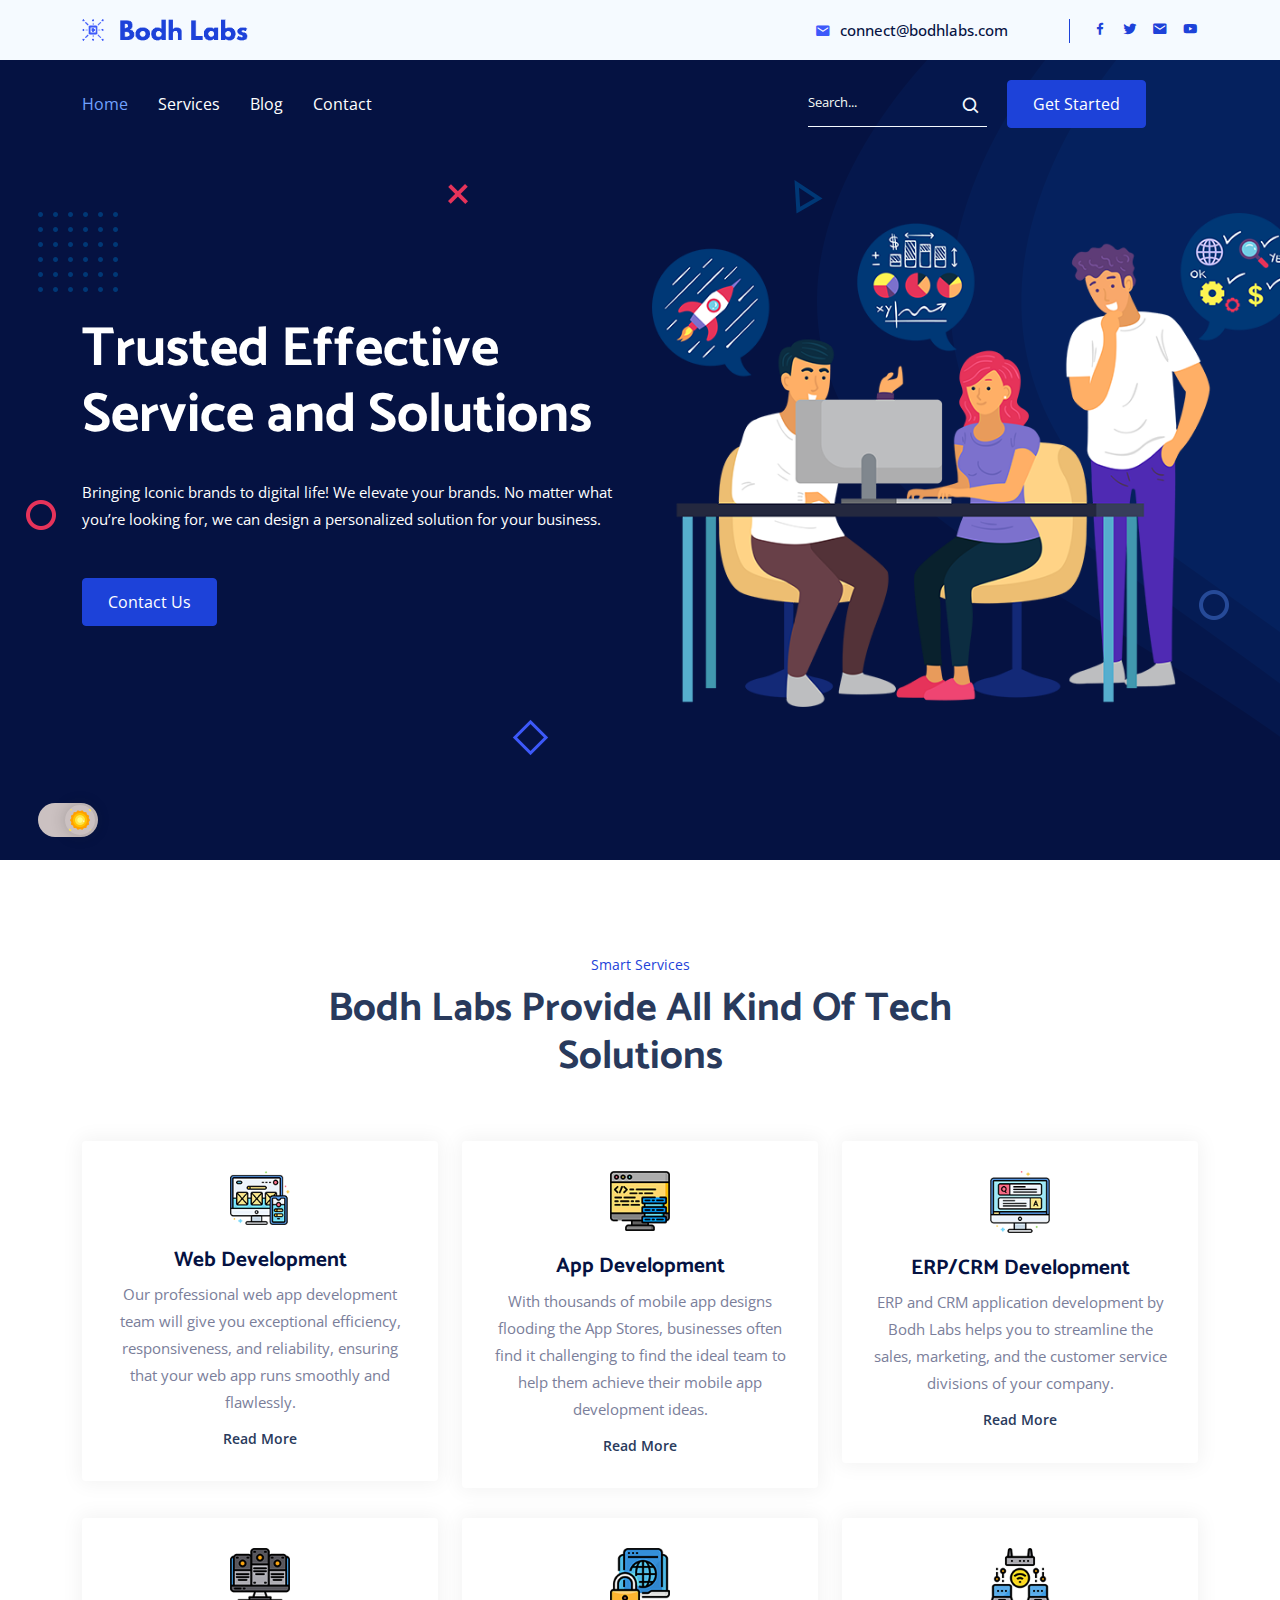
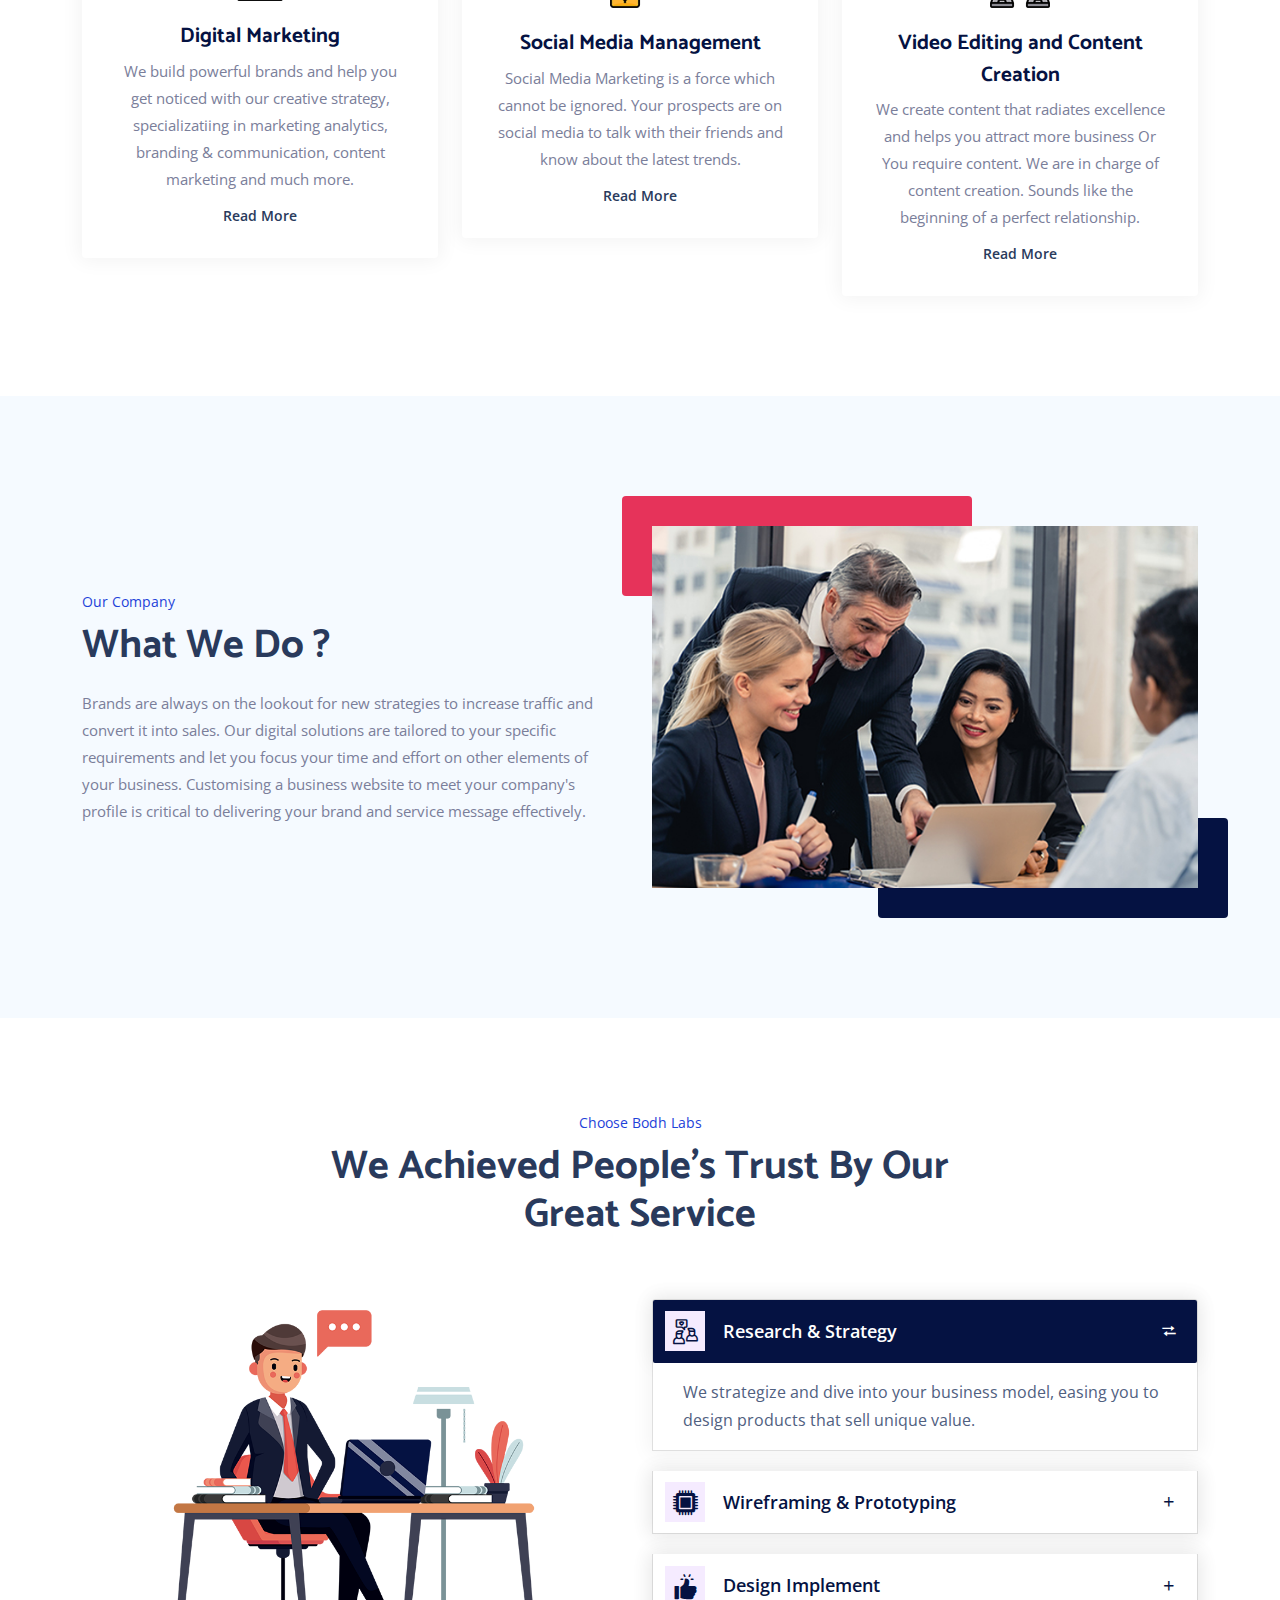
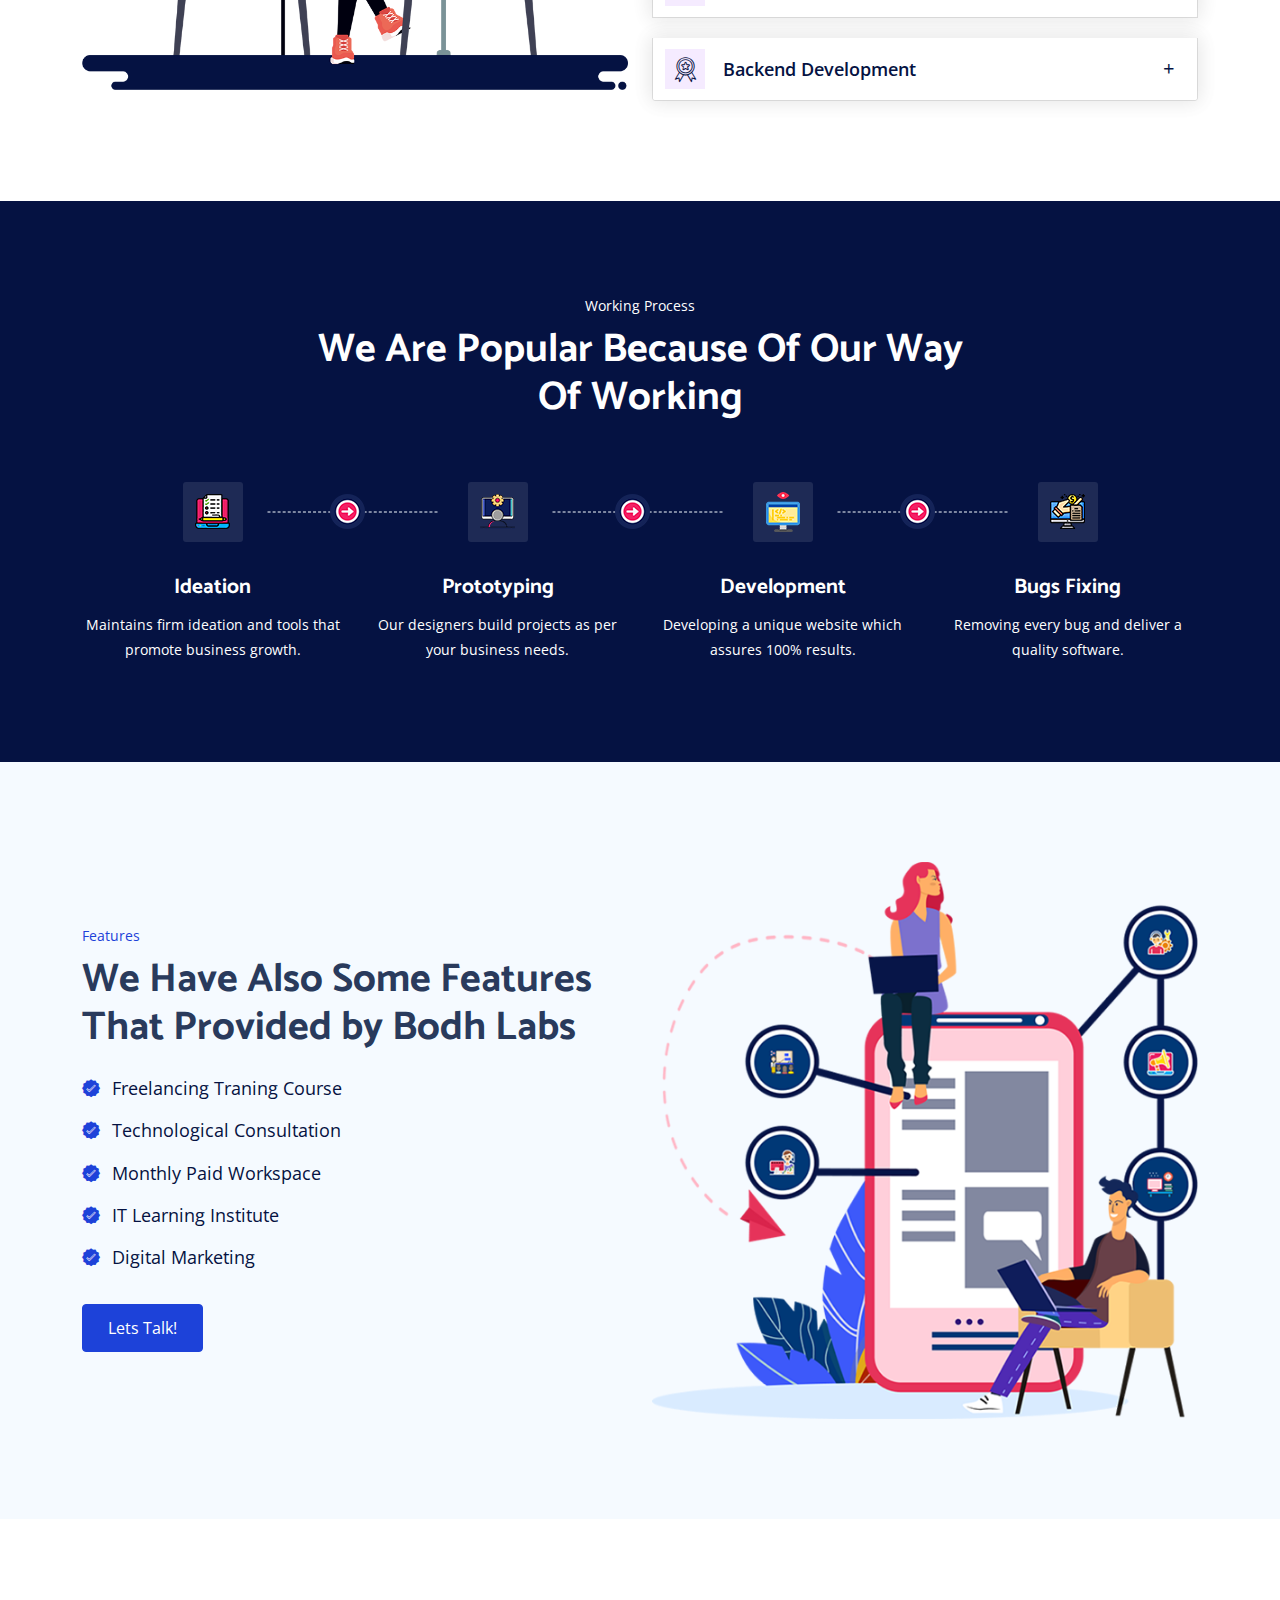
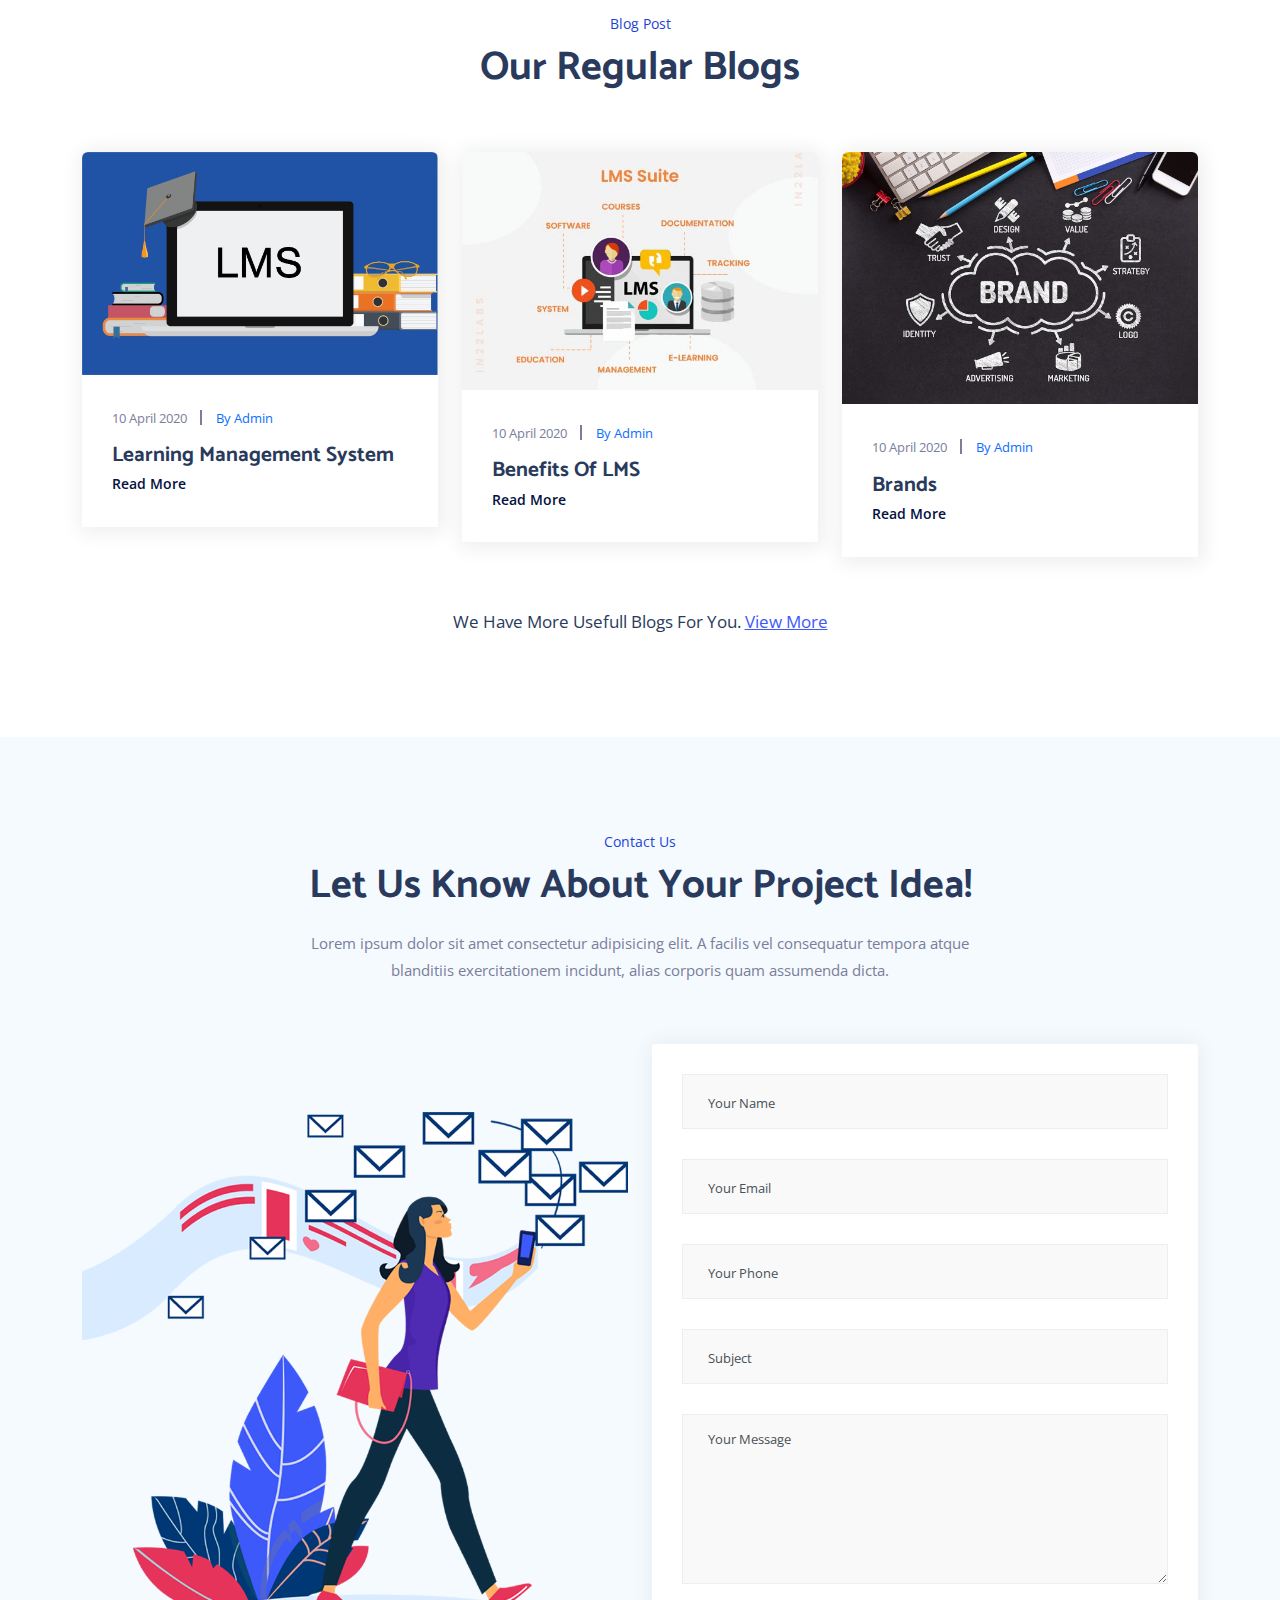
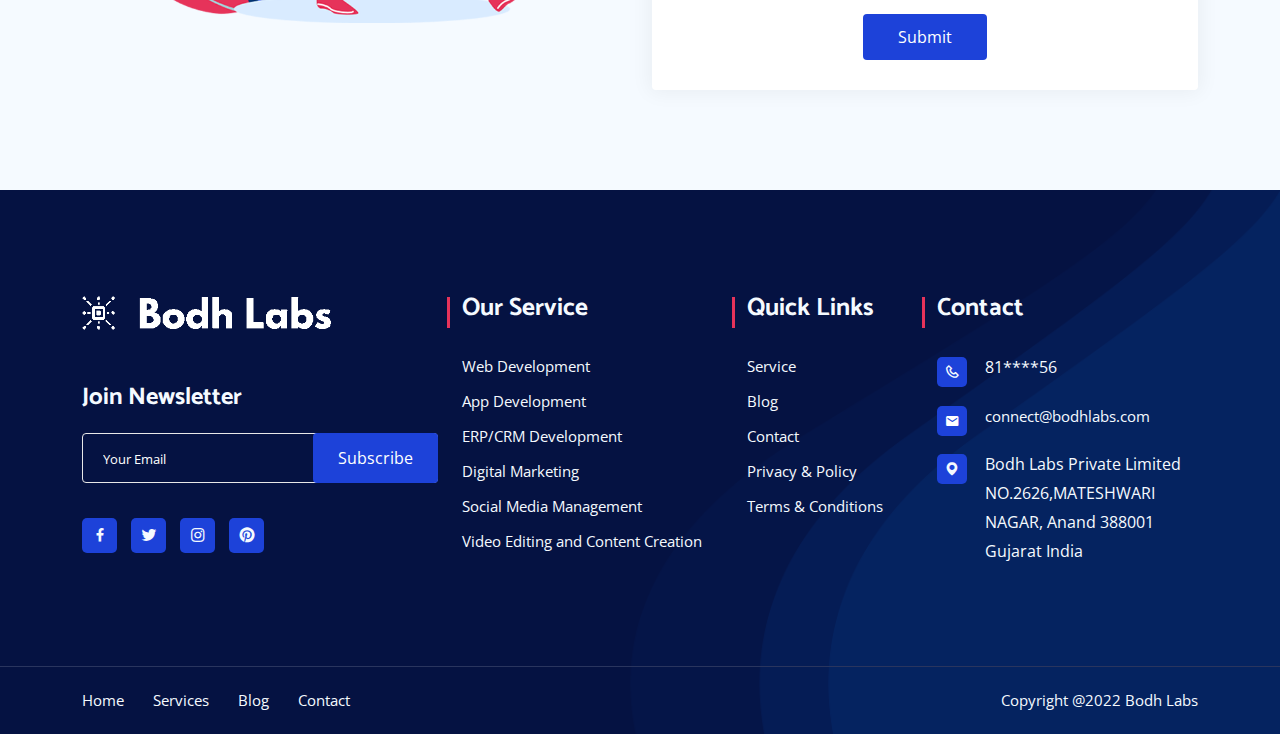
<file: index.html>
<!DOCTYPE html>
<html lang="zxx">
    <head>
        <!-- Required meta tags -->
        <meta charset="UTF-8" />
        <meta name="viewport" content="width=device-width, initial-scale=1, shrink-to-fit=no"/>
        
        <!-- Bootstrap Min CSS -->
        <link rel="stylesheet" href="assets/css/bootstrap.min.css">
        <!-- MeanMenu Min CSS -->
        <link rel="stylesheet" href="assets/css/meanmenu.min.css"/>
        <!-- Boxicon Min CSS -->
        <link rel="stylesheet" href="assets/css/boxicons.min.css"/>
        <!-- Flaticon CSS -->
        <link rel="stylesheet" href="assets/css/flaticon.css"/>
        <!-- Magnific Min CSS -->
        <link rel="stylesheet" href="assets/css/magnific-popup.min.css"/>
        <!-- Animate Min CSS -->
        <link rel="stylesheet" href="assets/css/animate.min.css"/>
        <!-- Owl Carousel Min CSS -->
        <link rel="stylesheet" href="assets/css/owl.carousel.min.css"/>
        <!-- Main CSS -->
        <link rel="stylesheet" href="assets/css/style.css"/>
        <!-- Dark CSS -->
        <link rel="stylesheet" href="assets/css/dark.css"/>
        <!-- Responsive CSS -->
        <link rel="stylesheet" href="assets/css/responsive.css"/>
        
        <!-- Favicon -->
        <link rel="icon" type="image/png" href="assets/images/favicon.png"/>
        <!-- Tittle -->
        <title>Bodh Labs | Home</title>
    </head>

    <body>
        <!-- PreLoader Start -->
        <div class="loader-content">
            <div class="d-table">
                <div class="d-table-cell">
                    <div class="sk-folding-cube">
                        <div class="sk-cube1 sk-cube"></div>
                        <div class="sk-cube2 sk-cube"></div>
                        <div class="sk-cube4 sk-cube"></div>
                        <div class="sk-cube3 sk-cube"></div>
                    </div>
                </div>
            </div>
        </div>
        <!-- PreLoader End -->

        <!-- Header Area -->
        <header class="header-area">
            <div class="container">
                <div class="row align-items-center">
                    <div class="col-lg-2 col-sm-0">
                        <div class="logo">
                            <a href="index.html"><img src="assets/images/logo(3).png" alt="logo" /></a>
                        </div>
                    </div>
                    <div class="col-lg-8 col-sm-8 text-right pr-0">
                        <div class="header-content-right">
                            <ul class="header-contact">
                                <!-- <li><a href="tel:+1123456789"><i class="bx bxs-phone-call"></i> +1 123 456 789</a></li> -->
                                <li><a href="mailto:connect@bodhlabs.com"><i class="bx bxs-envelope"></i> connect@bodhlabs.com</a></li>
                            </ul>
                        </div>
                    </div>
                    <div class="col-lg-2 col-sm-4 text-right pl-0">
                        <div class="header-content-right">
                            <ul class="header-social">
                                <li>
                                    <a href="#" target="_blank"><i class="bx bxl-facebook"></i></a>
                                </li>
                                <li>
                                    <a href="#" target="_blank"><i class="bx bxl-twitter"></i></a>
                                </li>
                                <li>
                                    <a href="#" target="_blank"> <i class="bx bxs-envelope"></i></a>
                                </li>
                                <li>
                                    <a href="#" target="_blank"> <i class="bx bxl-youtube"></i></a>
                                </li>
                            </ul>
                        </div>
                    </div>
                </div>
            </div>
        </header>
        <!-- End Header Area -->

        <!--Navbar Area -->
        <div class="navbar-area">
            <div class="mobile-nav">
                <a href="index.html" class="logo">
                    <img src="assets/images/logo.png" alt="logo" />
                </a>
            </div>

            <div class="main-nav">
                <div class="container">
                    <nav class="navbar navbar-expand-md navbar-light">
                        <div class="collapse navbar-collapse mean-menu" id="navbarSupportedContent">
                            <ul class="navbar-nav text-left">
                                <li class="nav-item">
                                    <a href="./index.html" class="nav-link active">Home</a>
                                    <!-- <ul class="dropdown-menu">
                                        <li class="nav-item">
                                            <a href="index.html" class="nav-link active">Home One</a>
                                        </li>
                                        <li class="nav-item">
                                            <a href="index-2.html" class="nav-link">Home Two</a>
                                        </li>
                                        <li class="nav-item">
                                            <a href="index-3.html" class="nav-link">Home Three</a>
                                        </li>
                                    </ul> -->
                                </li>
                                <li class="nav-item">
                                    <a href="./index.html#services" class="nav-link">Services</a>
                                </li>
                                <li class="nav-item">
                                    <a href="./index.html#blog" class="nav-link ">Blog</a>
                                    <!-- <ul class="dropdown-menu">
                                        <li class="nav-item">
                                            <a href="solutions.html" class="nav-link">Solutions</a>
                                        </li>
                                        <li class="nav-item">
                                            <a href="solutions-details.html" class="nav-link">Solutions Details</a>
                                        </li>
                                    </ul> -->
                                </li>
                                <li class="nav-item">
                                    <a href="./index.html#contact" class="nav-link">Contact</a>
                                    <!-- <ul class="dropdown-menu">
                                        <li class="nav-item">
                                            <a href="case.html" class="nav-link">Case Studies</a>
                                        </li>
                                        <li class="nav-item">
                                            <a href="case-details.html" class="nav-link">Case Studies Details</a>
                                        </li>
                                    </ul> -->
                                </li>
                                
                            </ul>
                        </div>
                        <div class="nav-right">
                            <form>
                                <div class="input-group">
                                    <input type="text" class="form-control search" placeholder="Search..." />
                                </div>
                                <button type="submit">
                                    <i class="bx bx-search"></i>
                                </button>
                            </form>
                        </div>
                        <div class="nav-btn">
                            <a href="./index.html" class="box-btn">Get Started</a>
                        </div>
                    </nav>
                </div>
            </div>
        </div>
        <!-- End Navbar Area -->

        <!-- Banner Area -->
        <section class="banner-area">
            <div class="d-table">
                <div class="d-table-cell">
                    <div class="container">
                        <div class="row align-items-center">
                            <div class="col-lg-6">
                                <div class="banner-content">
                                    <h1>
                                        Trusted Effective Service and Solutions
                                    </h1>
                                    <p>
                                        Bringing Iconic brands to digital life! We elevate your brands. No matter what you’re looking for, we can design a personalized solution for your business.
                                    </p>
                                    <div class="banner-btn">
                                        <a href="#contact" class="box-btn">Contact Us</a>
                                        <!-- <a href="about.html" class="box-btn border-btn">Know More</a> -->
                                    </div>
                                </div>
                            </div>
                            <div class="col-lg-6">
                                <div class="banner-img">
                                    <img src="assets/images/home-bg-1-img.png" alt="banner-img" />
                                </div>
                            </div>
                        </div>
                    </div>
                </div>
            </div>
            <div class="home-shape">
                <div class="shape1">
                    <img src="assets/images/shape/1.png" alt="shape">
                </div>
                <div class="shape2">
                    <img src="assets/images/shape/2.png" alt="shape">
                </div>
                <div class="shape3">
                    <img src="assets/images/shape/3.png" alt="shape">
                </div>
                <div class="shape4">
                    <img src="assets/images/shape/4.png" alt="shape">
                </div>
                <div class="shape5">
                    <img src="assets/images/shape/5.png" alt="shape">
                </div>
                <div class="shape6">
                    <img src="assets/images/shape/6.png" alt="shape">
                </div>
            </div>
        </section>
        <!-- End Banner Area -->

        <!-- Service Area -->
        <section class="home-service-area pt-100 pb-70" id="services">
            <div class="container">
                <div class="section-title">
                    <span>Smart Services</span>
                    <h2>Bodh Labs Provide All Kind of Tech Solutions</h2>
                    <!-- <p> Lorem ipsum dolor sit amet, consectetur adipiscing elit, sed do eiusmod tempor incididunt ut labore et dolore magna aliqua. Quis ipsum suspendisse.</p> -->
                </div>

                <div class="row">
                    <div class="col-lg-4 col-sm-6">
                        <div class="single-service">
                            <div class="service-img">
                                <img src="assets/images/service/s1.png" alt="service" />
                            </div>

                            <div class="service-content">
                                <h3>Web Development</h3>
                                <p>Our professional web app development team will give you exceptional efficiency, responsiveness, and reliability, ensuring that your web app runs smoothly and flawlessly.</p>
                                
                                <a href="./web-development.html" class="line-bnt">
                                    Read More
                                </a>
                            </div>
                        </div>
                    </div>

                    <div class="col-lg-4 col-sm-6">
                        <div class="single-service">
                            <div class="service-img">
                                <img src="assets/images/service/s2.png" alt="service" />
                            </div>

                            <div class="service-content">
                                <h3>App Development</h3>
                                <p>With thousands of mobile app designs flooding the App Stores, businesses often find it challenging to find the ideal team to help them achieve their mobile app development ideas. </p>
                            
                                <a href="./app-development.html" class="line-bnt">
                                    Read More
                                </a>
                            </div>
                        </div>
                    </div>

                    <div class="col-lg-4 col-sm-6">
                        <div class="single-service">
                            <div class="service-img">
                                <img src="assets/images/service/s3.png" alt="service" />
                            </div>

                            <div class="service-content">
                                <h3>ERP/CRM Development</h3>
                                <p>ERP and CRM application development by Bodh Labs helps you to streamline the sales, marketing, and the customer service divisions of your company.</p>

                                <a href="./erp_crm-development.html" class="line-bnt">
                                    Read More
                                </a>
                            </div>
                        </div>
                    </div>

                    <div class="col-lg-4 col-sm-6">
                        <div class="single-service">
                            <div class="service-img">
                                <img src="assets/images/service/s4.png" alt="service" />
                            </div>

                            <div class="service-content">
                                <h3>Digital Marketing</h3>
                                <p>We build powerful brands and help you get noticed with our creative strategy, specializatiing in marketing analytics, branding & communication, content marketing and much more.</p>
                            
                                <a href="./digital-marketing.html" class="line-bnt">
                                    Read More
                                </a>
                            </div>
                        </div>
                    </div>

                    <div class="col-lg-4 col-sm-6">
                        <div class="single-service">
                            <div class="service-img">
                                <img src="assets/images/service/s5.png" alt="service" />
                            </div>

                            <div class="service-content">
                                <h3>Social Media Management</h3>
                                <p>Social Media Marketing is a force which cannot be ignored. Your prospects are on social media to talk with their friends and know about the latest trends.</p>

                                <a href="./social-media-management.html" class="line-bnt">
                                    Read More
                                </a>
                            </div>
                        </div>
                    </div>

                    <div class="col-lg-4 col-sm-6">
                        <div class="single-service">
                            <div class="service-img">
                                <img src="assets/images/service/s6.png" alt="service" />
                            </div>

                            <div class="service-content">
                                <h3>Video Editing and Content Creation</h3>
                                <p>We create content that radiates excellence and helps you attract more business Or  You require content. We are in charge of content creation. Sounds like the beginning of a perfect relationship.</p>

                                <a href="./video-editing.html" class="line-bnt">
                                    Read More
                                </a>
                            </div>
                        </div>
                    </div>
                </div>
            </div>
        </section>
        <!-- End Service Area -->

        <!-- Company Area -->
        <section class="home-company-area bg-color">
            <div class="container">
                <div class="row align-items-center">
                    <div class="col-lg-6 col-md-12">
                        <div class="company-content">
                            <div class="company-tittle">
                                <span>Our Company</span>
                                <h2>What We Do ?</h2>

                                <p>Brands are always on the lookout for new strategies to increase traffic and convert it into sales. Our digital solutions are tailored to your specific requirements and let you focus your time and effort on other elements of your business. Customising a business website to meet your company's profile is critical to delivering your brand and service message effectively.</p>
                            </div>

                            <!-- <a href="#" class="box-btn">
                                Know More
                            </a> -->
                        </div>
                    </div>

                    <div class="col-lg-6 col-md-12">
                        <div class="company-img">
                            <img src="assets/images/company/company-img.jpg" alt="company" />
                        </div>
                    </div>
                </div>
            </div>
        </section>
        <!-- End Company Area -->

        <!-- Choose Area -->
        <section class="choose-area ptb-100">
            <div class="container">
                <div class="section-title">
                    <span>Choose Bodh Labs</span>
                    <h2>We Achieved People’s Trust by Our Great Service</h2>
                    <!-- <p> Lorem ipsum dolor sit amet, consectetur adipiscing elit, sed do eiusmod tempor incididunt ut labore et dolore magna aliqua. Quis ipsum suspendisse.</p> -->
                </div>
                <div class="row align-items-center">
                    <div class="col-lg-6">
                        <div class="choose-img">
                            <img src="assets/images/choose-img.png" alt="choose" />
                        </div>
                    </div>

                    <div class="col-lg-6">
                        <div class="choose-content">
                            <div class="faq-accordion">
                                <ul class="accordion">
                                    <li class="accordion-item">
                                        <div class="icon">
                                            <i class="flaticon-friends"></i>
                                        </div>
                                        <a class="accordion-title active" href="javascript:void(0)">
                                            <i class="bx bx-plus"></i> Research & Strategy
                                        </a>
                                        <p class="accordion-content show">
                                            We strategize and dive into your business model, easing you to design products that sell unique value.
                                        </p>
                                    </li>

                                    <li class="accordion-item">
                                        <div class="icon">
                                            <i class="flaticon-chip"></i>
                                        </div>
                                        <a class="accordion-title" href="javascript:void(0)">
                                            <i class="bx bx-plus"></i>Wireframing & Prototyping
                                        </a>
                                        <p class="accordion-content">
                                            Through wireframing and prototyping techniques we test all the stages of product evolution to make it bug-free.
                                        </p>
                                    </li>

                                    <li class="accordion-item">
                                        <div class="icon">
                                            <i class="flaticon-like"></i>
                                        </div>
                                        <a class="accordion-title" href="javascript:void(0)">
                                            <i class="bx bx-plus"></i>Design Implement
                                        </a>
                                        <p class="accordion-content">
                                            We explore and implement the best possible design for our client's amidst rising technologies.
                                        </p>
                                    </li>

                                    <li class="accordion-item">
                                        <div class="icon">
                                            <i class="flaticon-award"></i>
                                        </div>
                                        <a class="accordion-title" href="javascript:void(0)">
                                            <i class="bx bx-plus"></i>
                                            Backend Development
                                        </a>
                                        <p class="accordion-content">
                                            We have the best team of backend developers programming exactly what the clients require.
                                        </p>
                                    </li>
                                </ul>
                            </div>
                        </div>
                    </div>
                </div>
            </div>
        </section>
        <!-- End Choose Area -->

        <!-- Process Area -->
        <section class="home-process-area pt-100 pb-70">
            <div class="container">
                <div class="section-title">
                    <span>Working Process</span>
                    <h2>We are popular because of our way of working</h2>
                    <!-- <p>Lorem ipsum dolor sit amet, consectetur adipiscing elit, sed do eiusmod tempor incididunt ut labore et dolore magna aliqua. Quis ipsum suspendisse.</p> -->
                </div>

                <div class="row">
                    <div class="col-lg-3 col-sm-6">
                        <div class="single-process">
                            <div class="icon">
                                <img src="assets/images/process/p1.png" alt="process" />
                                <span>
                                        <img src="assets/images/process/next.png" alt="shape" />
                                    </span>
                            </div>
                            <div class="content">
                                <h3>Ideation</h3>
                                <p>
                                    Maintains firm ideation and tools that promote business growth.
                                </p>
                            </div>
                        </div>
                    </div>
                    <div class="col-lg-3 col-sm-6">
                        <div class="single-process">
                            <div class="icon">
                                <img src="assets/images/process/p2.png" alt="process" />
                                <span class="pro-span">
                                        <img src="assets/images/process/next.png" alt="shape" />
                                    </span>
                            </div>
                            <div class="content">
                                <h3>Prototyping</h3>
                                <p>
                                    Our designers build projects as per your business needs.
                                </p>
                            </div>
                        </div>
                    </div>
                    <div class="col-lg-3 col-sm-6">
                        <div class="single-process">
                            <div class="icon">
                                <img src="assets/images/process/p3.png" alt="process" />
                                <span>
                                        <img src="assets/images/process/next.png" alt="shape" />
                                    </span>
                            </div>
                            <div class="content">
                                <h3>Development</h3>
                                <p>
                                    Developing a unique website which assures 100% results.
                                </p>
                            </div>
                        </div>
                    </div>
                    <div class="col-lg-3 col-sm-6">
                        <div class="single-process">
                            <div class="icon">
                                <img src="assets/images/process/p4.png" alt="process" />
                            </div>
                            <div class="content">
                                <h3>Bugs Fixing</h3>
                                <p>
                                    Removing every bug and deliver a quality software.
                                </p>
                            </div>
                        </div>
                    </div>
                </div>
            </div>
        </section>
        <!-- End Process Area -->

        <!--  Case Studies  -->
        <!-- <section class="home-case ptb-100">
            <div class="container">
                <div class="section-title">
                    <span>Case Studies</span>
                    <h2>Have a Look Our Work Showcase</h2>
                    <p>Lorem ipsum dolor sit amet, consectetur adipiscing elit, sed do eiusmod tempor incididunt ut labore et dolore magna aliqua. Quis ipsum suspendisse.</p>
                </div>

                <div class="case">
                    <ul class="all-case">
                        <li class="active" data-filter="*"><span>All</span></li>
                        <li data-filter=".design"><span>Design</span></li>
                        <li data-filter=".dev"><span>Development</span></li>
                        <li data-filter=".cyber"><span>Cyber Security</span></li>
                    </ul>
                </div>

                <div class="row case-list">
                    <div class="col-lg-4 col-sm-6 item cyber">
                        <div class="single-case">
                            <div class="case-img">
                                <a href="case-details.html">
                                    <img src="assets/images/case/c1.jpg" alt="case"/>
                                </a>
                            </div>

                            <div class="content">
                                <a href="case-details.html">
                                    <h3>Joe’s Company Software Development Case</h3>
                                </a>
                                <p>Lorem ipsum dolor sit amet, coloni is to nsectetur adipiscing elit, sed do eiudvi smod tempor incididunt ipsum dolor.</p>

                                <a href="case-details.html" class="line-bnt">
                                    View Project Details
                                </a>
                            </div>
                        </div>
                    </div>

                    <div class="col-lg-4 col-sm-6 item dev design">
                        <div class="single-case">
                            <div class="case-img">
                                <a href="case-details.html">
                                    <img src="assets/images/case/c2.jpg" alt="case"/>
                                </a>
                            </div>

                            <div class="content">
                                <a href="case-details.html">
                                    <h3>Ride Share App UX Studies & Development Case</h3>
                                </a>
                                <p>Lorem ipsum dolor sit amet, coloni is to nsectetur adipiscing elit, sed do eiudvi smod tempor incididunt ipsum dolor.</p>

                                <a href="case-details.html" class="line-bnt">
                                    View Project Details
                                </a>
                            </div>
                        </div>
                    </div>

                    <div class="col-lg-4 col-sm-6 item dev">
                        <div class="single-case">
                            <div class="case-img">
                                <a href="case-details.html">
                                    <img src="assets/images/case/c3.jpg" alt="case"/>
                                </a>
                            </div>

                            <div class="content">
                                <a href="case-details.html">
                                    <h3>Restaurant Management & Web Developing</h3>
                                </a>
                                <p>Lorem ipsum dolor sit amet, coloni is to nsectetur adipiscing elit, sed do eiudvi smod tempor incididunt ipsum dolor.</p>

                                <a href="case-details.html" class="line-bnt">
                                    View Project Details
                                </a>
                            </div>
                        </div>
                    </div>

                    <div class="col-lg-4 col-sm-6 item dev cyber">
                        <div class="single-case">
                            <div class="case-img">
                                <a href="case-details.html">
                                    <img src="assets/images/case/c4.jpg" alt="case"/>
                                </a>
                            </div>

                            <div class="content">
                                <a href="case-details.html">
                                    <h3>IT Software Company Development Case</h3>
                                </a>
                                <p>Lorem ipsum dolor sit amet, coloni is to nsectetur adipiscing elit, sed do eiudvi smod tempor incididunt ipsum dolor.</p>

                                <a href="case-details.html" class="line-bnt">
                                    View Project Details
                                </a>
                            </div>
                        </div>
                    </div>

                    <div class="col-lg-4 col-sm-6 item dev design">
                        <div class="single-case">
                            <div class="case-img">
                                <a href="case-details.html">
                                    <img src="assets/images/case/c5.jpg" alt="case"/>
                                </a>
                            </div>

                            <div class="content">
                                <a href="case-details.html">
                                    <h3>Parking Management & Web Developing</h3>
                                </a>
                                <p>Lorem ipsum dolor sit amet, coloni is to nsectetur adipiscing elit, sed do eiudvi smod tempor incididunt ipsum dolor.</p>

                                <a href="case-details.html" class="line-bnt">
                                    View Project Details
                                </a>
                            </div>
                        </div>
                    </div>

                    <div class="col-lg-4 col-sm-6 item dev cyber design">
                        <div class="single-case">
                            <div class="case-img">
                                <a href="case-details.html">
                                    <img src="assets/images/case/c6.jpg" alt="case"/>
                                </a>
                            </div>

                            <div class="content">
                                <a href="case-details.html">
                                    <h3>Temperature App UX Studies & Development Case</h3>
                                </a>
                                <p>Lorem ipsum dolor sit amet, coloni is to nsectetur adipiscing elit, sed do eiudvi smod tempor incididunt ipsum dolor.</p>

                                <a href="case-details.html" class="line-bnt">
                                    View Project Details
                                </a>
                            </div>
                        </div>
                    </div>
                </div>

                <div class="case-btn text-center">
                    <p>We Have More Amazing Cases. <a href="#">View More</a></p>
                </div>
            </div>
        </section> -->
        <!-- End Case Studies -->

        <!-- Feature Area -->
        <section class="feature-area bg-color ptb-100">
            <div class="container">
                <div class="row align-items-center">
                    <div class="col-lg-6">
                        <div class="contnet">
                            <div class="feature-tittle">
                                <span>Features</span>
                                <h2>We Have Also Some Features That Provided by Bodh Labs</h2>
                                <!-- <p>Lorem ipsum dolor, sit amet consectetur adipisicing elit. Incidunt consectetur, beatae quod eaque reprehenderit non ab quibusdam doloribus voluptatibus! Voluptatum aspernatur quasi id dolore doloremque quo vero</p> -->
                            </div>

                            <ul>
                                <li>
                                    <i class="flaticon-correct"></i>
                                    Freelancing Traning Course
                                </li>
                                <li>
                                    <i class="flaticon-correct"></i>
                                    Technological Consultation
                                </li>
                                <li>
                                    <i class="flaticon-correct"></i>
                                    Monthly Paid Workspace
                                </li>
                                <li>
                                    <i class="flaticon-correct"></i>
                                    IT Learning Institute
                                </li>
                                <li>
                                    <i class="flaticon-correct"></i>
                                    Digital Marketing
                                </li>
                            </ul>
                            <a href="#contact" class="box-btn">Lets Talk!</a>
                        </div>
                    </div>

                    <div class="col-lg-6">
                        <div class="feature-img">
                            <img src="assets/images/feature-img.png" alt="feature" />
                        </div>
                    </div>
                </div>
            </div>
        </section>
        <!-- End Feature Area -->

        <!-- Team Area -->
        <!-- <section class="home-team-area ptb-100">
            <div class="container">
                <div class="section-title">
                    <span>Team Members</span>
                    <h2>People Who are Behind the Achievements</h2>
                    <p>Lorem ipsum dolor sit amet, consectetur adipiscing elit, sed do eiusmod tempor incididunt ut labore et dolore magna aliqua. Quis ipsum suspendisse.</p>
                </div>

                <div class="home-team-slider owl-carousel owl-theme">
                    <div class="single-team">
                        <div class="team-img">
                            <img src="assets/images/team/t1.jpg" alt="team" />
                            <ul class="social">
                                <li>
                                    <a href="#" target="_blank"><i class='bx bxl-linkedin'></i></a>
                                </li>
                                <li>
                                    <a href="#" target="_blank"><i class="bx bxl-facebook"></i></a>
                                </li>
                                <li>
                                    <a href="#" target="_blank"><i class="bx bxl-twitter"></i></a>
                                </li>
                                <li>
                                    <a href="#" target="_blank"><i class="bx bxs-envelope"></i></a>
                                </li>
                            </ul>
                        </div>

                        <div class="content text-center">
                            <h3>John Smith</h3>
                            <p>Full Stack Developer</p>
                        </div>
                    </div>

                    <div class="single-team">
                        <div class="team-img">
                            <img src="assets/images/team/t2.jpg" alt="team" />
                            <ul class="social">
                                <li>
                                    <a href="#" target="_blank"><i class='bx bxl-linkedin'></i></a>
                                </li>
                                <li>
                                    <a href="#" target="_blank"><i class="bx bxl-facebook"></i></a>
                                </li>
                                <li>
                                    <a href="#" target="_blank"><i class="bx bxl-twitter"></i></a>
                                </li>
                                <li>
                                    <a href="#" target="_blank"><i class="bx bxs-envelope"></i></a>
                                </li>
                            </ul>
                        </div>

                        <div class="content text-center">
                            <h3>Evana Doe</h3>
                            <p>Web Developer</p>
                        </div>
                    </div>

                    <div class="single-team">
                        <div class="team-img">
                            <img src="assets/images/team/t3.jpg" alt="team" />
                            <ul class="social">
                                <li>
                                    <a href="#" target="_blank"><i class='bx bxl-linkedin'></i></a>
                                </li>
                                <li>
                                    <a href="#" target="_blank"><i class="bx bxl-facebook"></i></a>
                                </li>
                                <li>
                                    <a href="#" target="_blank"><i class="bx bxl-twitter"></i></a>
                                </li>
                                <li>
                                    <a href="#" target="_blank"><i class="bx bxs-envelope"></i></a>
                                </li>
                            </ul>
                        </div>

                        <div class="content text-center">
                            <h3>Bread Mc</h3>
                            <p>IT Consulting</p>
                        </div>
                    </div>

                    <div class="single-team">
                        <div class="team-img">
                            <img src="assets/images/team/t4.jpg" alt="team" />
                            <ul class="social">
                                <li>
                                    <a href="#" target="_blank"><i class='bx bxl-linkedin'></i></a>
                                </li>
                                <li>
                                    <a href="#" target="_blank"><i class="bx bxl-facebook"></i></a>
                                </li>
                                <li>
                                    <a href="#" target="_blank"><i class="bx bxl-twitter"></i></a>
                                </li>
                                <li>
                                    <a href="#" target="_blank"><i class="bx bxs-envelope"></i></a>
                                </li>
                            </ul>
                        </div>

                        <div class="content text-center">
                            <h3>Maria Fread</h3>
                            <p>UI/UX Designer</p>
                        </div>
                    </div>

                    <div class="single-team">
                        <div class="team-img">
                            <img src="assets/images/team/t1.jpg" alt="team" />
                            <ul class="social">
                                <li>
                                    <a href="#" target="_blank"><i class='bx bxl-linkedin'></i></a>
                                </li>
                                <li>
                                    <a href="#" target="_blank"><i class="bx bxl-facebook"></i></a>
                                </li>
                                <li>
                                    <a href="#" target="_blank"><i class="bx bxl-twitter"></i></a>
                                </li>
                                <li>
                                    <a href="#" target="_blank"><i class="bx bxs-envelope"></i></a>
                                </li>
                            </ul>
                        </div>

                        <div class="content text-center">
                            <h3>John Smith</h3>
                            <p>Full Stack Developer</p>
                        </div>
                    </div>

                    <div class="single-team">
                        <div class="team-img">
                            <img src="assets/images/team/t2.jpg" alt="team" />
                            <ul class="social">
                                <li>
                                    <a href="#" target="_blank"><i class='bx bxl-linkedin'></i></a>
                                </li>
                                <li>
                                    <a href="#" target="_blank"><i class="bx bxl-facebook"></i></a>
                                </li>
                                <li>
                                    <a href="#" target="_blank"><i class="bx bxl-twitter"></i></a>
                                </li>
                                <li>
                                    <a href="#" target="_blank"><i class="bx bxs-envelope"></i></a>
                                </li>
                            </ul>
                        </div>

                        <div class="content text-center">
                            <h3>Evana Doe</h3>
                            <p>Web Developer</p>
                        </div>
                    </div>

                    <div class="single-team">
                        <div class="team-img">
                            <img src="assets/images/team/t3.jpg" alt="team" />
                            <ul class="social">
                                <li>
                                    <a href="#" target="_blank"><i class='bx bxl-linkedin'></i></a>
                                </li>
                                <li>
                                    <a href="#" target="_blank"><i class="bx bxl-facebook"></i></a>
                                </li>
                                <li>
                                    <a href="#" target="_blank"><i class="bx bxl-twitter"></i></a>
                                </li>
                                <li>
                                    <a href="#" target="_blank"><i class="bx bxs-envelope"></i></a>
                                </li>
                            </ul>
                        </div>

                        <div class="content text-center">
                            <h3>Bread Mc</h3>
                            <p>IT Consulting</p>
                        </div>
                    </div>

                    <div class="single-team">
                        <div class="team-img">
                            <img src="assets/images/team/t4.jpg" alt="team" />
                            <ul class="social">
                                <li>
                                    <a href="#" target="_blank"><i class='bx bxl-linkedin'></i></a>
                                </li>
                                <li>
                                    <a href="#" target="_blank"><i class="bx bxl-facebook"></i></a>
                                </li>
                                <li>
                                    <a href="#" target="_blank"><i class="bx bxl-twitter"></i></a>
                                </li>
                                <li>
                                    <a href="#" target="_blank"><i class="bx bxs-envelope"></i></a>
                                </li>
                            </ul>
                        </div>

                        <div class="content text-center">
                            <h3>Maria Fread</h3>
                            <p>UI/UX Designer</p>
                        </div>
                    </div>
                </div>
            </div>
        </section> -->
        <!-- End Team Area -->

        <!-- Start Client Area -->
        <!-- <section class="client-area ptb-100 bg-color">
            <div class="container">
                <div class="section-title">
                    <span>Testimonials</span>
                    <h2>What Our Client’s Say</h2>
                    <p>Lorem ipsum dolor sit amet consectetur adipisicing elit. A facilis vel consequatur tempora atque blanditiis exercitationem incidunt, alias corporis quam assumenda dicta.</p>
                </div>

                <div class="client-wrap owl-carousel owl-theme">
                    <div class="single-client">
                        <img src="assets/images/client/1.jpg" alt="img">

                        <p>Lorem ipsum dolor sit amet, consectetur adipiscing elit, sed do eiusmod tempor incididunt ut labore et dolore magna aliqua. Lorem Ipsum is simply dummy text of the printing Quis suspendisse typesetting ipsum dolor sit amet,</p>

                        <h3>Steven Jony</h3>
                        <span>CEO of Company</span>
                    </div>
                    
                    <div class="single-client">
                        <img src="assets/images/client/2.jpg" alt="img">
                        <p>Lorem ipsum dolor sit amet, consectetur adipiscing elit, sed do eiusmod tempor incididunt ut labore et dolore magna aliqua. Lorem Ipsum is simply dummy text of the printing Quis suspendisse typesetting ipsum dolor sit amet,</p>

                        <h3>Omit Jacson</h3>
                        <span>Company Founder</span>
                    </div>
                </div>
            </div>
        </section> -->
        <!-- End Client Area -->

        <!-- Blog Area -->
        <section class="home-blog-area ptb-100" id="blog">
            <div class="container">
                <div class="section-title">
                    <span>Blog Post</span>
                    <h2>Our Regular Blogs</h2>
                    <!-- <p>Lorem ipsum dolor sit amet consectetur adipisicing elit. A facilis vel consequatur tempora atque blanditiis exercitationem incidunt, alias corporis quam assumenda dicta.</p> -->
                </div>

                <div class="row">
                    <div class="col-lg-4 col-md-6">
                        <div class="single-blog">
                            <div class="blog-img">
                                <a href="./learning-management-system.html">
                                    <img src="assets/images/blog-details/blog1.jpeg" alt="blog">
                                </a>
                            </div>

                            <div class="content">
                                <ul>
                                    <li>
                                        10 April 2020
                                    </li>
                                    <li>
                                        <a href="#">By Admin</a>
                                    </li>
                                </ul>
                                
                                <a href="./learning-management-system.html">
                                    <h3>Learning Management System</h3>
                                </a>
                                <!-- <p>Lorem ipsum dolor sit amet consectetur adipisicing elit. Voluptas in fugit minima modi perspiciatis nam aspernatur porro</p> -->
                                <div>
                                    <a href="./learning-management-system.html" class="line-bnt">Read More</a>
                                </div>
                            </div>
                        </div>
                    </div>
                    <div class="col-lg-4 col-md-6">
                        <div class="single-blog">
                            <div class="blog-img">
                                <a href="./benefits-of-lms.html">
                                    <img src="assets/images/blog-details/blog2.jpeg" alt="blog">
                                </a>
                            </div>

                            <div class="content">
                                <ul>
                                    <li>
                                        10 April 2020
                                    </li>
                                    <li>
                                        <a href="#">By Admin</a>
                                    </li>
                                </ul>

                                <a href="./benefits-of-lms.html">
                                    <h3>Benefits Of LMS</h3>
                                </a>
                                <!-- <p>Lorem ipsum dolor sit amet consectetur adipisicing elit. Voluptas in fugit minima modi perspiciatis nam aspernatur porro</p> -->

                                <div>
                                    <a href="./benefits-of-lms.html" class="line-bnt">Read More</a>
                                </div>
                            </div>
                        </div>
                    </div>

                    <div class="col-lg-4 col-md-6 offset-md-3 offset-lg-0">
                        <div class="single-blog">
                            <div class="blog-img">
                                <a href="./brand.html">
                                    <img src="assets/images/blog-details/blog3.jpeg" alt="blog">
                                </a>
                            </div>

                            <div class="content">
                                <ul>
                                    <li>
                                        10 April 2020
                                    </li>
                                    <li>
                                        <a href="#">By Admin</a>
                                    </li>
                                </ul>

                                <a href="./brand.html">
                                    <h3>Brands</h3>
                                </a>
                                <!-- <p>Lorem ipsum dolor sit amet consectetur adipisicing elit. Voluptas in fugit minima modi perspiciatis nam aspernatur porro</p> -->

                                <div>
                                    <a href="./brand.html" class="line-bnt">Read More</a>
                                </div>
                            </div>
                        </div>
                    </div>
                </div>
                <div class="blog-btn text-center">
                    <p>We Have More Usefull Blogs For You. <a href="blog.html">View More</a></p>
                </div>
            </div>
        </section>
        <!-- End Blog Area -->

        <!-- Home Contact Area -->
        <section class="home-contact-area bg-color ptb-100" id="contact">
            <div class="container">
                <div class="section-title">
                    <span>Contact Us</span>
                    <h2>Let Us Know About Your Project Idea!</h2>
                    <p>Lorem ipsum dolor sit amet consectetur adipisicing elit. A facilis vel consequatur tempora atque blanditiis exercitationem incidunt, alias corporis quam assumenda dicta.</p>
                </div>
                <div class="row align-items-center">
                    <div class="col-lg-6 col-md-6">
                        <div class="contact-img">
                            <img src="assets/images/contact-img.png" alt="contact">
                        </div>
                    </div>

                    <div class="col-lg-6 col-md-6">
                        <div class="content">
                            <form id="contactForm">
                                <div class="row">
                                    <div class="col-lg-12 col-sm-12">
                                        <div class="form-group">
                                            <input type="text" name="name" id="name" class="form-control" required data-error="Please enter your name" placeholder="Your Name" />
                                            <div class="help-block with-errors"></div>
                                        </div>
                                    </div>

                                    <div class="col-lg-12 col-sm-12">
                                        <div class="form-group">
                                            <input type="email" name="email" id="email" class="form-control" required data-error="Please enter your email" placeholder="Your Email" />
                                            <div class="help-block with-errors"></div>
                                        </div>
                                    </div>

                                    <div class="col-lg-12 col-sm-12">
                                        <div class="form-group">
                                            <input type="text" name="phone_number" id="phone_number" required data-error="Please enter your number" class="form-control" placeholder="Your Phone" />
                                            <div class="help-block with-errors"></div>
                                        </div>
                                    </div>

                                    <div class="col-lg-12 col-sm-12">
                                        <div class="form-group">
                                            <input type="text" name="msg_subject" id="msg_subject" class="form-control" required data-error="Please enter your subject" placeholder="Subject" />
                                            <div class="help-block with-errors"></div>
                                        </div>
                                    </div>

                                    <div class="col-lg-12 col-md-12">
                                        <div class="form-group">
                                            <textarea name="message" class="form-control" id="message" cols="30" rows="5" required data-error="Write your message" placeholder="Your Message"></textarea>
                                            <div class="help-block with-errors"></div>
                                        </div>
                                    </div>

                                    <div class="col-lg-12 col-md-12">
                                        <button type="submit" class="default-btn page-btn box-btn">Submit</button>
                                        <div id="msgSubmit" class="h3 text-center hidden"></div>
                                        <div class="clearfix"></div>
                                    </div>
                                </div>
                            </form>
                        </div>
                    </div>
                </div>
            </div>
        </section>
        <!-- End Contact Area -->

        <!-- Footer Area -->
        <footer class="footer-area pt-100">
            <div class="container">
                <div class="row">
                    <div class="col-lg-4 col-md-6">
                        <div class="content">
                            <div class="logo">
                                <a href="index.html"><img src="assets/images/logo(4).png" alt="logo" class="footer_logo"/></a>
                            </div>
                            <!-- <p>
                                Lorem ipsum dolor sit amet, mattetur adipiscing elit, sed do eiusmod.
                            </p> -->
                            <div class="subscribe mt-5">
                                <h4>Join Newsletter</h4>
                                <form class="newsletter-form" data-toggle="validator">
                                    <input type="email" id="emails" class="form-control" placeholder="Your Email" name="EMAIL" required autocomplete="off">

                                    <button class="box-btn" type="submit">
                                        Subscribe
                                    </button>

                                    <div id="validator-newsletter" class="form-result"></div>
                                </form>
                            </div>

                            <ul class="social">
                                <li>
                                    <a href="#" target="_blank"><i class='bx bxl-facebook' ></i></a>
                                </li>
                                <li>
                                    <a href="#" target="_blank"><i class='bx bxl-twitter' ></i></a>
                                </li>
                                <li>
                                    <a href="#" target="_blank"><i class='bx bxl-instagram' ></i></a>
                                </li>
                                <li>
                                    <a href="#" target="_blank"><i class='bx bxl-pinterest' ></i></a>
                                </li>
                            </ul>
                        </div>
                    </div>
                    <div class="col-lg-3 col-md-6">
                        <div class="content ml-15">
                            <h3>Our Service</h3>
                            <ul class="footer-list">
                                <li><a href="./web-development.html">Web Development</a></li>
                                <li><a href="./app-development.html"> App Development</a></li>
                                <li><a href="./erp_crm-development.html">ERP/CRM Development</a></li>
                                <li><a href="./digital-marketing.html">Digital Marketing</a></li>
                                <li><a href="./social-media-management.html">Social Media Management</a></li>
                                <li><a href="./video-editing.html">Video Editing and Content Creation</a></li>
                            </ul>
                        </div>
                    </div>
                    <div class="col-lg-2 col-md-6">
                        <div class="content">
                            <h3>Quick Links</h3>
                            <ul class="footer-list">
                                <!-- <li><a href="faq.html">FAQ</a></li> -->
                                <li><a href="./index.html#services">Service</a></li>
                                <li><a href="./index.html#blog">Blog</a></li>
                                <li><a href="./index.html#contact">Contact</a></li>
                                <li><a href="./privacy_policy.html">Privacy & Policy</a></li>
                                <li><a href="./terms-condition.html">Terms & Conditions</a></li>
                                <!-- <li><a href="#">Data Analysis</a></li> -->
                            </ul>
                        </div>
                    </div>
                    <div class="col-lg-3 col-md-6">
                        <div class="content contacts">
                            <h3 class="ml-40">Contact</h3>
                            <ul class="footer-list foot-social">
                                <!-- <li><a href="tel:+1123456789"><i class="bx bx-mobile-alt"></i> +1 123 456 789</a></li> -->
                                <!-- <li><a href="tel:+1975456789"><i class="bx bx-phone"></i> +1 975 456 789</a></li> -->
                                <li><i class="bx bx-phone"></i> 81****56</li>
                                <li><a href="mailto:connect@bodhlabs.com"><i class="bx bxs-envelope"></i>connect@bodhlabs.com</a></li>
                                <!-- <li><a href="mailto:support@paso.com"><i class="bx bxs-envelope"></i> support@paso.com</a></li> -->
                                <li><i class="bx bxs-map"></i> Bodh Labs Private Limited 
                                    NO.2626,MATESHWARI NAGAR,
                                    Anand 388001
                                    Gujarat
                                    India</li>
                            </ul>
                        </div>
                    </div>
                </div>
            </div>
            <div class="copy-area">
                <div class="container">
                    <div class="row">
                        <div class="col-lg-6">
                            <ul class="menu">
                                <li><a href="index.html">Home</a></li>
                                <!-- <li><a href="about.html">About</a></li> -->
                                <!-- <li><a href="solutions.html">Solutions</a></li> -->
                                <li><a href="./index.html#services">Services</a></li>
                                <li><a href="./index.html#blog">Blog</a></li>
                                <li><a href="./index.html#contact">Contact</a></li>
                            </ul>
                        </div>
                        <div class="col-lg-6">
                            <p class="right">
                                Copyright @2022 Bodh Labs
                                <!-- . Designed By
                                <a href="https://hibootstrap.com/" target="_blank">HiBootstrap.com</a> -->
                            </p>
                        </div>
                    </div>
                </div>
            </div>
        </footer>
        <!-- End Footer Area -->

        <!-- Start Go Top Area -->
        <div class="go-top">
            <i class='bx bx-chevrons-up'></i>
            <i class='bx bx-chevrons-up'></i>
        </div>
        <!-- End Go Top Area -->
        

        <!-- jQuery Min JS -->
        <script src="assets/js/jquery.min.js"></script>
        <!-- Bootstrap Bundle Min JS -->
        <script src="assets/js/bootstrap.bundle.min.js"></script>
        <!-- MeanMenu Min JS -->
        <script src="assets/js/meanmenu.min.js"></script>
        <!-- Magnific Popup Min JS -->
        <script src="assets/js/magnific-popup.min.js"></script>
        <!-- Owl carasol Min Js -->
        <script src="assets/js/owl.carousel.min.js"></script>
        <!-- Wow Min js -->
        <script src="assets/js/wow.min.js"></script>
        <!-- Isotope MinJs -->
        <script src="assets/js/isotope.pkgd.min.js"></script>
        <!-- Form Ajaxchimp Min JS -->
        <script src="assets/js/ajaxchimp.min.js"></script>
        <!-- Form Validator Js  -->
        <script src="assets/js/form-validator.min.js"></script>
        <!-- Contact Form Min Js -->
        <script src="assets/js/contact-form-script.js"></script>
        <!-- Main js -->
        <script src="assets/js/main.js"></script>
    </body>
</html>
</file>
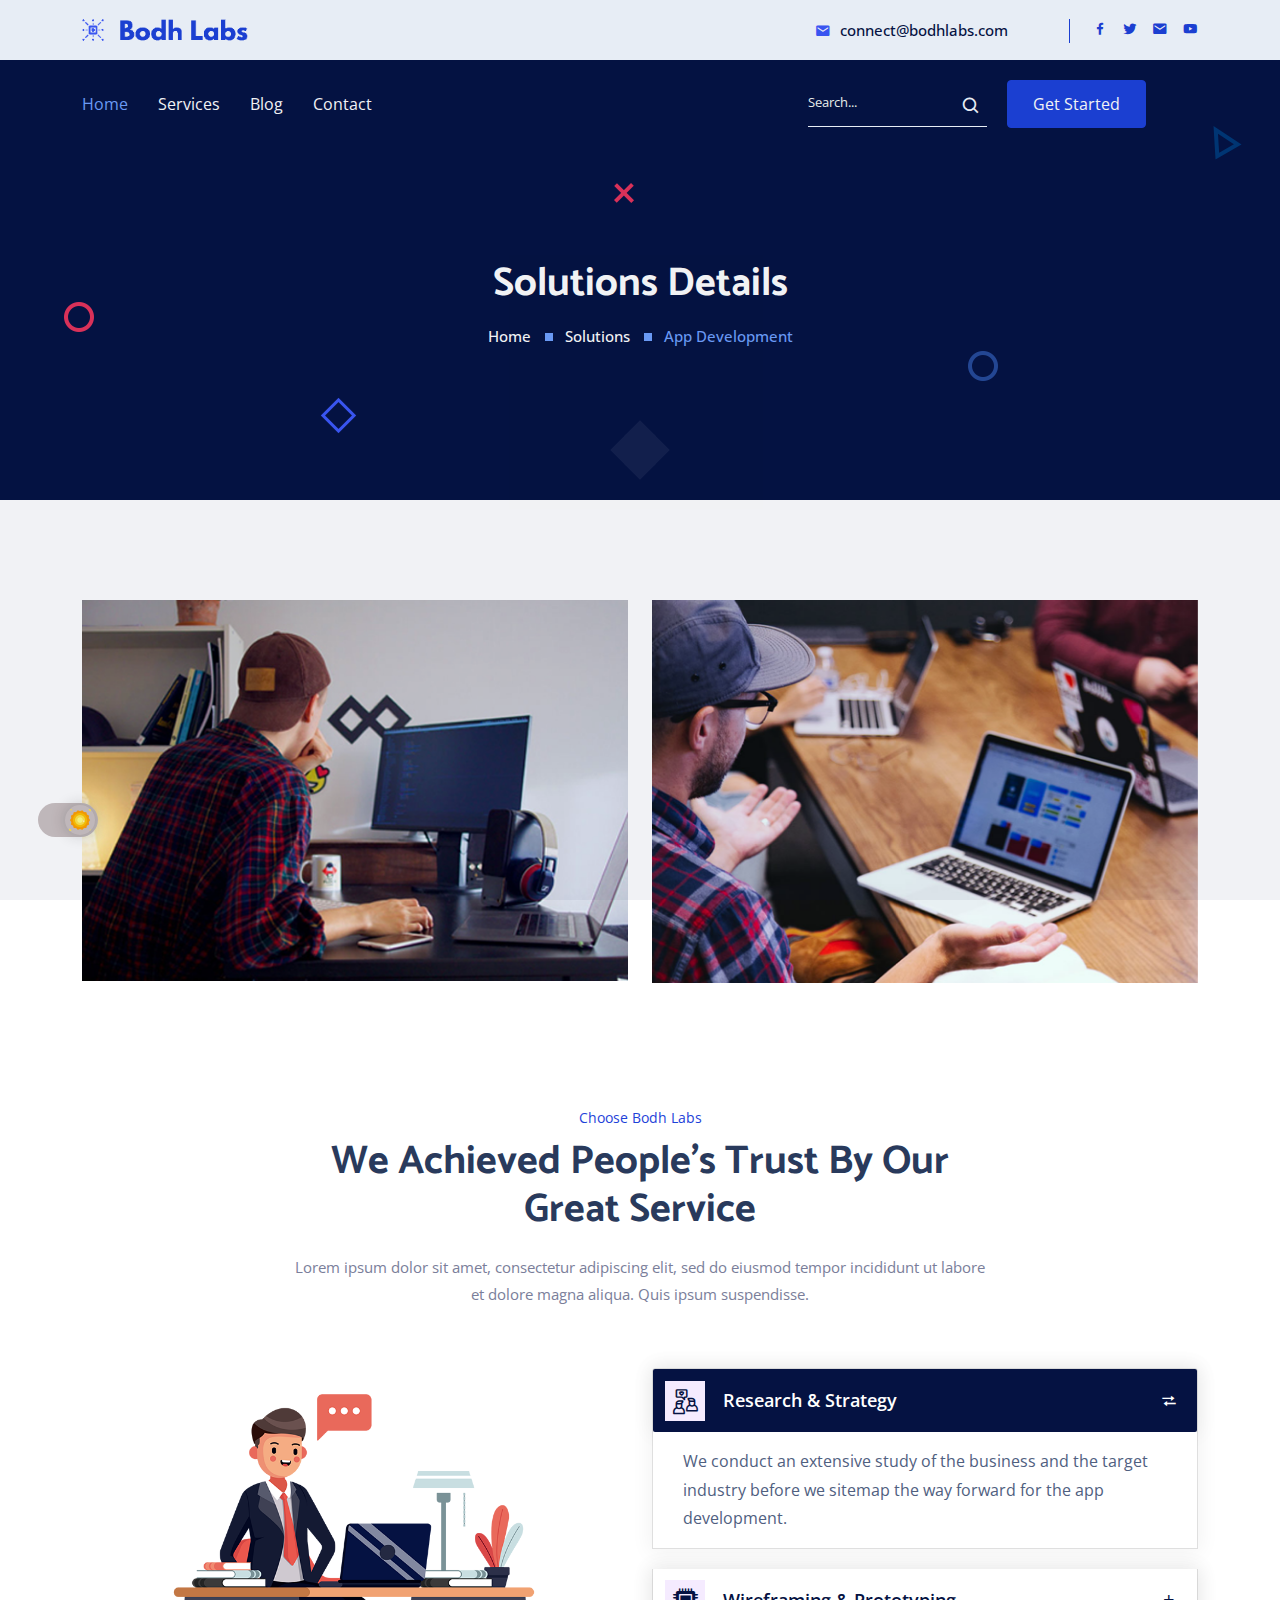
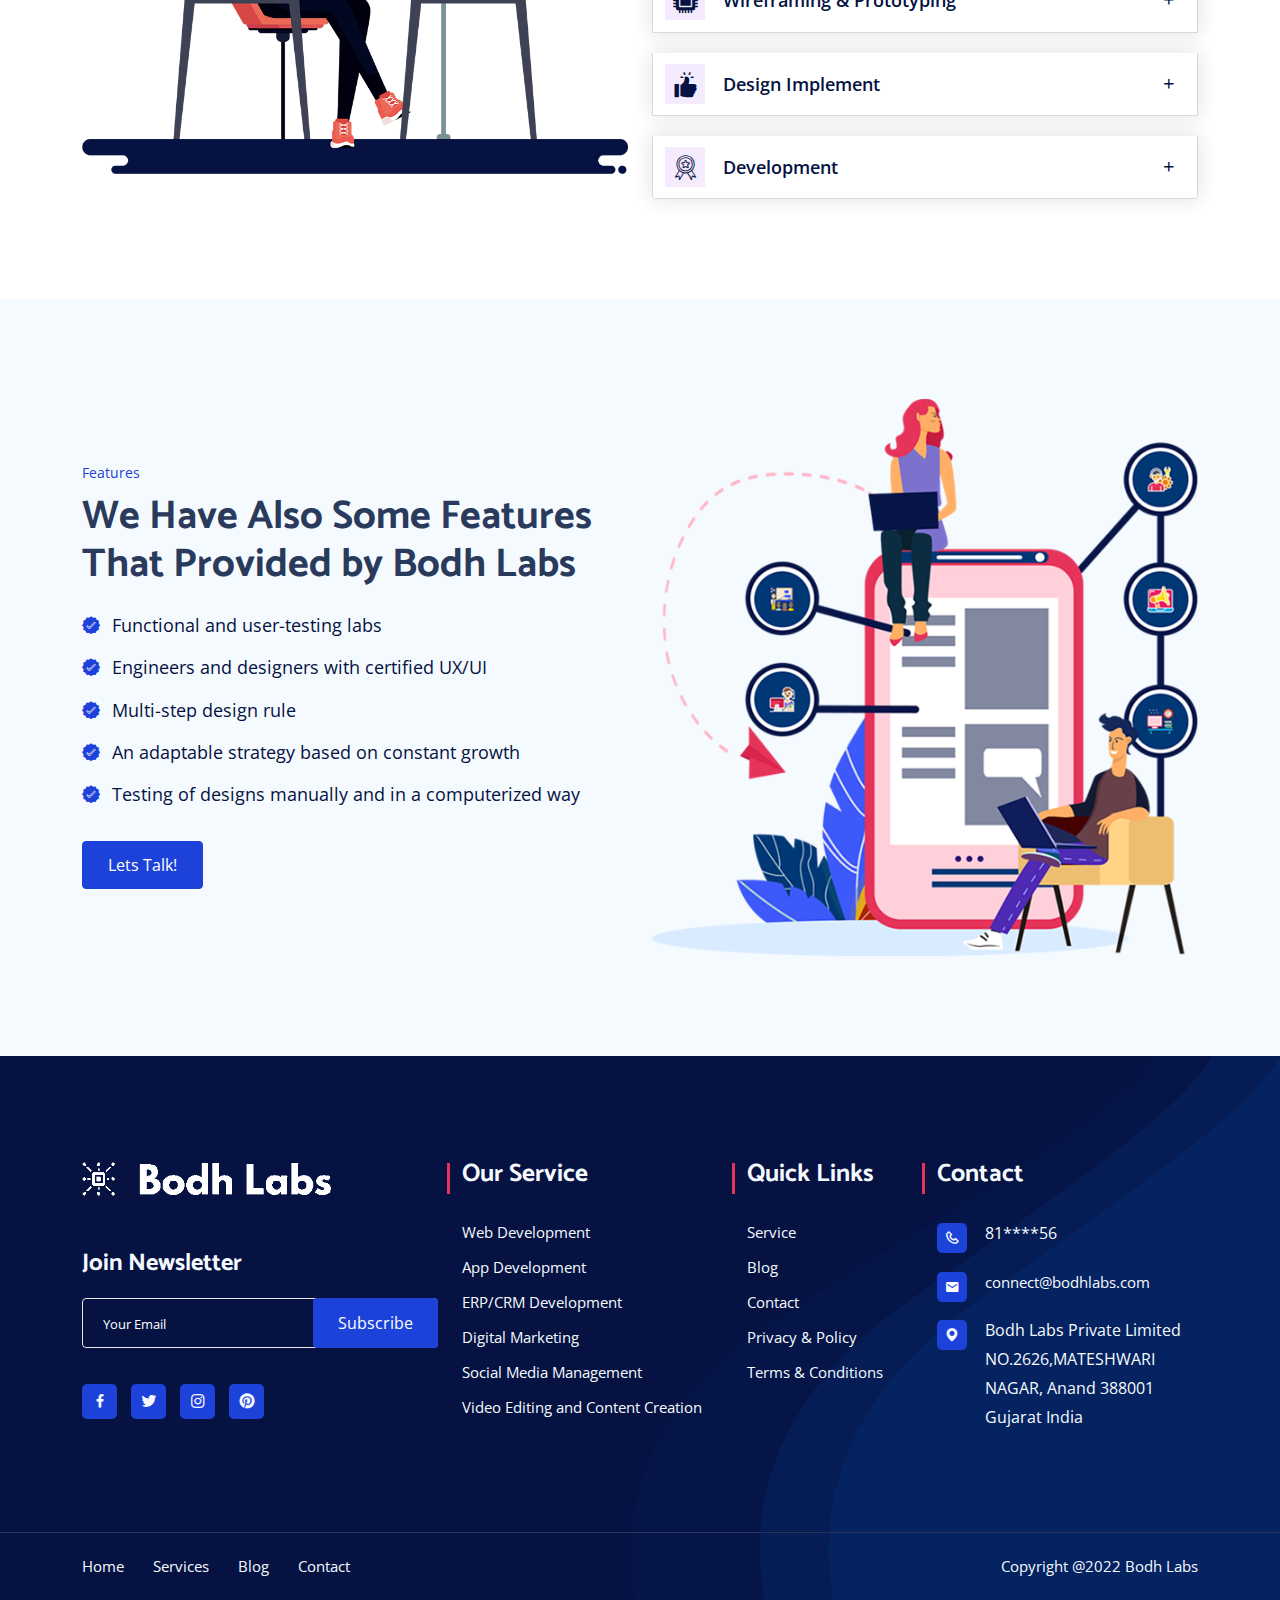
<file: app-development.html>
<!DOCTYPE html>
<html lang="zxx">

    <head>
        <!-- Required meta tags -->
        <meta charset="UTF-8" />
        <meta name="viewport" content="width=device-width, initial-scale=1, shrink-to-fit=no"/>
        
        <!-- Bootstrap Min CSS -->
        <link rel="stylesheet" href="assets/css/bootstrap.min.css">
        <!-- MeanMenu Min CSS -->
        <link rel="stylesheet" href="assets/css/meanmenu.min.css"/>
        <!-- Boxicon Min CSS -->
        <link rel="stylesheet" href="assets/css/boxicons.min.css"/>
        <!-- Flaticon CSS -->
        <link rel="stylesheet" href="assets/css/flaticon.css"/>
        <!-- Magnific Min CSS -->
        <link rel="stylesheet" href="assets/css/magnific-popup.min.css"/>
        <!-- Animate Min CSS -->
        <link rel="stylesheet" href="assets/css/animate.min.css"/>
        <!-- Owl Carousel Min CSS -->
        <link rel="stylesheet" href="assets/css/owl.carousel.min.css"/>
        <!-- Main CSS -->
        <link rel="stylesheet" href="assets/css/style.css"/>
        <!-- Dark CSS -->
        <link rel="stylesheet" href="assets/css/dark.css"/>
        <!-- Responsive CSS -->
        <link rel="stylesheet" href="assets/css/responsive.css"/>
        
        <!-- Favicon -->
        <link rel="icon" type="image/png" href="assets/images/favicon.png"/>
        <!-- Tittle -->
        <title>Paso - IT Solutions & Digital Services HTML Template</title>
    </head>

    <body>
        <!-- PreLoader Start -->
        <div class="loader-content">
            <div class="d-table">
                <div class="d-table-cell">
                    <div class="sk-folding-cube">
                        <div class="sk-cube1 sk-cube"></div>
                        <div class="sk-cube2 sk-cube"></div>
                        <div class="sk-cube4 sk-cube"></div>
                        <div class="sk-cube3 sk-cube"></div>
                    </div>
                </div>
            </div>
        </div>
        <!-- PreLoader End -->

        <!-- Header Area -->
        <header class="header-area">
            <div class="container">
                <div class="row align-items-center">
                    <div class="col-lg-2 col-sm-0">
                        <div class="logo">
                            <a href="index.html"><img src="assets/images/logo(3).png" alt="logo" /></a>
                        </div>
                    </div>
                    <div class="col-lg-8 col-sm-8 text-right pr-0">
                        <div class="header-content-right">
                            <ul class="header-contact">
                                <!-- <li><a href="tel:+1123456789"><i class="bx bxs-phone-call"></i> +1 123 456 789</a></li> -->
                                <li><a href="mailto:connect@bodhlabs.com"><i class="bx bxs-envelope"></i> connect@bodhlabs.com</a></li>
                            </ul>
                        </div>
                    </div>
                    <div class="col-lg-2 col-sm-4 text-right pl-0">
                        <div class="header-content-right">
                            <ul class="header-social">
                                <li>
                                    <a href="#" target="_blank"><i class="bx bxl-facebook"></i></a>
                                </li>
                                <li>
                                    <a href="#" target="_blank"><i class="bx bxl-twitter"></i></a>
                                </li>
                                <li>
                                    <a href="#" target="_blank"> <i class="bx bxs-envelope"></i></a>
                                </li>
                                <li>
                                    <a href="#" target="_blank"> <i class="bx bxl-youtube"></i></a>
                                </li>
                            </ul>
                        </div>
                    </div>
                </div>
            </div>
        </header>
        <!-- End Header Area -->

        <!--Navbar Area -->
        <div class="navbar-area">
            <div class="mobile-nav">
                <a href="index.html" class="logo">
                    <img src="assets/images/logo(3).png" alt="logo" />
                </a>
            </div>

            <div class="main-nav">
                <div class="container">
                    <nav class="navbar navbar-expand-md navbar-light">
                        <div class="collapse navbar-collapse mean-menu" id="navbarSupportedContent">
                            <ul class="navbar-nav text-left">
                                <li class="nav-item">
                                    <a href="./index.html" class="nav-link active">Home</a>
                                    <!-- <ul class="dropdown-menu">
                                        <li class="nav-item">
                                            <a href="index.html" class="nav-link active">Home One</a>
                                        </li>
                                        <li class="nav-item">
                                            <a href="index-2.html" class="nav-link">Home Two</a>
                                        </li>
                                        <li class="nav-item">
                                            <a href="index-3.html" class="nav-link">Home Three</a>
                                        </li>
                                    </ul> -->
                                </li>
                                <li class="nav-item">
                                    <a href="./index.html#services" class="nav-link">Services</a>
                                </li>
                                <li class="nav-item">
                                    <a href="./index.html#blog" class="nav-link ">Blog</a>
                                    <!-- <ul class="dropdown-menu">
                                        <li class="nav-item">
                                            <a href="solutions.html" class="nav-link">Solutions</a>
                                        </li>
                                        <li class="nav-item">
                                            <a href="solutions-details.html" class="nav-link">Solutions Details</a>
                                        </li>
                                    </ul> -->
                                </li>
                                <li class="nav-item">
                                    <a href="./index.html#contact" class="nav-link">Contact</a>
                                    <!-- <ul class="dropdown-menu">
                                        <li class="nav-item">
                                            <a href="case.html" class="nav-link">Case Studies</a>
                                        </li>
                                        <li class="nav-item">
                                            <a href="case-details.html" class="nav-link">Case Studies Details</a>
                                        </li>
                                    </ul> -->
                                </li>
                                
                            </ul>
                        </div>
                        <div class="nav-right">
                            <form>
                                <div class="input-group">
                                    <input type="text" class="form-control search" placeholder="Search..." />
                                </div>
                                <button type="submit">
                                    <i class="bx bx-search"></i>
                                </button>
                            </form>
                        </div>
                        <div class="nav-btn">
                            <a href="./index.html" class="box-btn">Get Started</a>
                        </div>
                    </nav>
                </div>
            </div>
        </div>
        <!-- End Navbar Area -->

        <!-- Start Page Title Area -->
        <div class="page-title-area">
            <div class="container">
                <div class="page-title-content">
                    <h2>Solutions Details</h2>
                    <ul>
                        <li>
                            <a href="index.html">
                                Home 
                            </a>
                        </li>

                        <li>Solutions</li>

                        <li class="active">App Development</li>
                    </ul>
                </div>
            </div>
            <div class="page-shape">
                <div class="shape1">
                    <img src="assets/images/shape/1.png" alt="shape" />
                </div>
                <div class="shape3">
                    <img src="assets/images/shape/3.png" alt="shape" />
                </div>
                <div class="shape4">
                    <img src="assets/images/shape/4.png" alt="shape" />
                </div>
                <div class="shape5">
                    <img src="assets/images/shape/5.png" alt="shape" />
                </div>
                <div class="shape6">
                    <img src="assets/images/shape/6.png" alt="shape" />
                </div>
            </div>
        </div>
        <!-- End Page Title Area -->

        <!-- Start Services Details Area -->
		<section class="services-details-area pt-100">
			<div class="container">
				<div class="row">
					<div class="col-lg-6">
						<div class="services-img mb">
							<img src="assets/images/solutions-details/1.png" alt="Image">
						</div>
					</div>
					<div class="col-lg-6">
						<div class="services-item-wrap owl-carousel owl-theme">
							<div class="services-item">
								<img src="assets/images/solutions-details/2.png" alt="Image">
							</div>
							<div class="services-item">
								<img src="assets/images/solutions-details/3.png" alt="Image">
							</div>
							<div class="services-item">
								<img src="assets/images/solutions-details/4.png" alt="Image">
							</div>
						</div>
                    </div>
                    
                    <!-- <div class="col-12">
                        <div class="services-details-text">
                            <h2>A perfect combination of innovation and perfection into an application</h2>
                            <h3>We Rank among the top companies</h3>
                            <p>With thousands of mobile app designs flooding the App Stores, businesses often find it challenging to find the ideal team to help them achieve their mobile app development ideas. Our innovative and powerful Android apps transform the way your company interacts with its customers.</p>
    
                            <p>Multiple factors might help companies that wish to increase their profits and market reach through app development. Factors such as the cost per hour and the locale of the App Development Company are no longer relevant. The capacity to add the latest features based on recent innovations, platforms, and concepts, such as AR, 3D, Cross-Platform, matters.</p>
                            
                        </div>
                    </div> -->
				</div>

				<!-- <div class="scrives-item-2 mt-4 ">
					<div class="row align-items-center">
						<div class="col-lg-4">
							<div class="services-img mb-qc">
								<img src="assets/images/solutions-details/5.png" alt="Image">
							</div>
						</div>
	
						<div class="col-lg-8">
							<h3>QA Testing</h3>
							<p>There are many variations of passages of Lorem Ipsum available, but the majority have suffered alteration in some form, by injected humour, or randomised words which don't look even slightly believable. If you are going to use a passage of Lorem Ipsum, you need to be sure there isn't anything embarrassing hidden in the middle of text. All the Lorem Ipsum generators on the Internet tend to repeat predefined chunks as necessary, making this the first true generator on the Internet. It uses a dictionary of over 200 Latin words, combined with a handful of model sentence structures, to generate Lorem Ipsum which looks reasonable. The generated Lorem Ipsum is therefore always free from repetition necessary, making this the first as necessary, making this</p>
						</div>
					</div>
				</div> -->
				
				<!-- <div class="scrives-item-3 mt-4">
					<div class="row align-items-center">
						<div class="col-lg-6 col-sm-6">
							<div class="social">
								<ul class="social-link">
									<li>
										<a href="#">
											<i class="bx bxl-facebook"></i>
										</a>
									</li>
									<li>
										<a href="#">
											<i class="bx bxl-twitter"></i>
										</a>
									</li>
									<li>
										<a href="#">
											<i class="bx bxl-pinterest-alt"></i>
										</a>
									</li>
									<li>
										<a href="#">
											<i class="bx bxl-instagram"></i>
										</a>
									</li>
								</ul>
							</div>
						</div>

						<div class="col-lg-6 col-sm-6">
							<div class="share">
								<a href="#">
									<i class="bx bx-share-alt"></i>
									Share
								</a>
							</div>
						</div>
					</div>
				</div> -->
			</div>
		</section>
		<!-- End Services Details Area -->

        <!-- Choose Area -->
        <section class="choose-area ptb-100">
            <div class="container">
                <div class="section-title">
                    <span>Choose Bodh Labs</span>
                    <h2>We Achieved People’s Trust by Our Great Service</h2>
                    <p> Lorem ipsum dolor sit amet, consectetur adipiscing elit, sed do eiusmod tempor incididunt ut labore et dolore magna aliqua. Quis ipsum suspendisse.</p>
                </div>
                <div class="row align-items-center">
                    <div class="col-lg-6">
                        <div class="choose-img">
                            <img src="assets/images/choose-img.png" alt="choose" />
                        </div>
                    </div>

                    <div class="col-lg-6">
                        <div class="choose-content">
                            <div class="faq-accordion">
                                <ul class="accordion">
                                    <li class="accordion-item">
                                        <div class="icon">
                                            <i class="flaticon-friends"></i>
                                        </div>
                                        <a class="accordion-title active" href="javascript:void(0)">
                                            <i class="bx bx-plus"></i> Research & Strategy
                                        </a>
                                        <p class="accordion-content show">
                                            We conduct an extensive study of the business and the target industry before we sitemap the way forward for the app development.
                                        </p>
                                    </li>

                                    <li class="accordion-item">
                                        <div class="icon">
                                            <i class="flaticon-chip"></i>
                                        </div>
                                        <a class="accordion-title" href="javascript:void(0)">
                                            <i class="bx bx-plus"></i>Wireframing & Prototyping
                                        </a>
                                        <p class="accordion-content">
                                            Creating introductory working models of the product enabling the team to get a better perception of the startup plan and do viability trial.
                                        </p>
                                    </li>

                                    <li class="accordion-item">
                                        <div class="icon">
                                            <i class="flaticon-like"></i>
                                        </div>
                                        <a class="accordion-title" href="javascript:void(0)">
                                            <i class="bx bx-plus"></i>Design Implement
                                        </a>
                                        <p class="accordion-content">
                                            We implement designs that build a warm relationship with our client's audiences. We infuse unique ideas that make users fall in love with every click.
                                        </p>
                                    </li>

                                    <li class="accordion-item">
                                        <div class="icon">
                                            <i class="flaticon-award"></i>
                                        </div>
                                        <a class="accordion-title" href="javascript:void(0)">
                                            <i class="bx bx-plus"></i>
                                            Development
                                        </a>
                                        <p class="accordion-content">
                                            We identify the best technology choice for your project and adapt them fast to create impactful apps.
                                        </p>
                                    </li>
                                </ul>
                            </div>
                        </div>
                    </div>
                </div>
            </div>
        </section>
        <!-- End Choose Area -->

        <!-- Feature Area -->
        <section class="feature-area bg-color ptb-100">
            <div class="container">
                <div class="row align-items-center">
                    <div class="col-lg-6">
                        <div class="contnet">
                            <div class="feature-tittle">
                                <span>Features</span>
                                <h2>We Have Also Some Features That Provided by Bodh Labs</h2>
                                <!-- <p>Lorem ipsum dolor, sit amet consectetur adipisicing elit. Incidunt consectetur, beatae quod eaque reprehenderit non ab quibusdam doloribus voluptatibus! Voluptatum aspernatur quasi id dolore doloremque quo vero</p> -->
                            </div>

                            <ul>
                                <li>
                                    <i class="flaticon-correct"></i>
                                    Functional and user-testing labs
                                </li>
                                <li>
                                    <i class="flaticon-correct"></i>
                                    Engineers and designers with certified UX/UI
                                </li>
                                <li>
                                    <i class="flaticon-correct"></i>
                                    Multi-step design rule
                                </li>
                                <li>
                                    <i class="flaticon-correct"></i>
                                    An adaptable strategy based on constant growth
                                </li>
                                <li>
                                    <i class="flaticon-correct"></i>
                                    Testing of designs manually and in a computerized way
                                </li>
                            </ul>
                            <a href="./index.html#contact" class="box-btn">Lets Talk!</a>
                        </div>
                    </div>

                    <div class="col-lg-6">
                        <div class="feature-img">
                            <img src="assets/images/feature-img.png" alt="feature" />
                        </div>
                    </div>
                </div>
            </div>
        </section>
        <!-- End Feature Area -->

        <!-- Footer Area -->
        <footer class="footer-area pt-100">
            <div class="container">
                <div class="row">
                    <div class="col-lg-4 col-md-6">
                        <div class="content">
                            <div class="logo">
                                <a href="index.html"><img src="assets/images/logo(4).png" alt="logo" class="footer_logo"/></a>
                            </div>
                            <!-- <p>
                                Lorem ipsum dolor sit amet, mattetur adipiscing elit, sed do eiusmod.
                            </p> -->
                            <div class="subscribe mt-5">
                                <h4>Join Newsletter</h4>
                                <form class="newsletter-form" data-toggle="validator">
                                    <input type="email" id="emails" class="form-control" placeholder="Your Email" name="EMAIL" required autocomplete="off">

                                    <button class="box-btn" type="submit">
                                        Subscribe
                                    </button>

                                    <div id="validator-newsletter" class="form-result"></div>
                                </form>
                            </div>

                            <ul class="social">
                                <li>
                                    <a href="#" target="_blank"><i class='bx bxl-facebook' ></i></a>
                                </li>
                                <li>
                                    <a href="#" target="_blank"><i class='bx bxl-twitter' ></i></a>
                                </li>
                                <li>
                                    <a href="#" target="_blank"><i class='bx bxl-instagram' ></i></a>
                                </li>
                                <li>
                                    <a href="#" target="_blank"><i class='bx bxl-pinterest' ></i></a>
                                </li>
                            </ul>
                        </div>
                    </div>
                    <div class="col-lg-3 col-md-6">
                        <div class="content ml-15">
                            <h3>Our Service</h3>
                            <ul class="footer-list">
                                <li><a href="./web-development.html">Web Development</a></li>
                                <li><a href="./app-development.html"> App Development</a></li>
                                <li><a href="./erp_crm-development.html">ERP/CRM Development</a></li>
                                <li><a href="./digital-marketing.html">Digital Marketing</a></li>
                                <li><a href="./social-media-management.html">Social Media Management</a></li>
                                <li><a href="./video-editing.html">Video Editing and Content Creation</a></li>
                            </ul>
                        </div>
                    </div>
                    <div class="col-lg-2 col-md-6">
                        <div class="content">
                            <h3>Quick Links</h3>
                            <ul class="footer-list">
                                <!-- <li><a href="faq.html">FAQ</a></li> -->
                                <li><a href="./index.html#services">Service</a></li>
                                <li><a href="./index.html#blog">Blog</a></li>
                                <li><a href="./index.html#contact">Contact</a></li>
                                <li><a href="./privacy_policy.html">Privacy & Policy</a></li>
                                <li><a href="./terms-condition.html">Terms & Conditions</a></li>
                                <!-- <li><a href="#">Data Analysis</a></li> -->
                            </ul>
                        </div>
                    </div>
                    <div class="col-lg-3 col-md-6">
                        <div class="content contacts">
                            <h3 class="ml-40">Contact</h3>
                            <ul class="footer-list foot-social">
                                <!-- <li><a href="tel:+1123456789"><i class="bx bx-mobile-alt"></i> +1 123 456 789</a></li> -->
                                <!-- <li><a href="tel:+1975456789"><i class="bx bx-phone"></i> +1 975 456 789</a></li> -->
                                <li><i class="bx bx-phone"></i> 81****56</li>
                                <li><a href="mailto:connect@bodhlabs.com"><i class="bx bxs-envelope"></i>connect@bodhlabs.com</a></li>
                                <!-- <li><a href="mailto:support@paso.com"><i class="bx bxs-envelope"></i> support@paso.com</a></li> -->
                                <li><i class="bx bxs-map"></i> Bodh Labs Private Limited 
                                    NO.2626,MATESHWARI NAGAR,
                                    Anand 388001
                                    Gujarat
                                    India</li>
                            </ul>
                        </div>
                    </div>
                </div>
            </div>
            <div class="copy-area">
                <div class="container">
                    <div class="row">
                        <div class="col-lg-6">
                            <ul class="menu">
                                <li><a href="index.html">Home</a></li>
                                <!-- <li><a href="about.html">About</a></li> -->
                                <!-- <li><a href="solutions.html">Solutions</a></li> -->
                                <li><a href="./index.html#services">Services</a></li>
                                <li><a href="./index.html#blog">Blog</a></li>
                                <li><a href="./index.html#contact">Contact</a></li>
                            </ul>
                        </div>
                        <div class="col-lg-6">
                            <p class="right">
                                Copyright @2022 Bodh Labs
                                <!-- . Designed By
                                <a href="https://hibootstrap.com/" target="_blank">HiBootstrap.com</a> -->
                            </p>
                        </div>
                    </div>
                </div>
            </div>
        </footer>
        <!-- End Footer Area -->

        <!-- Start Go Top Area -->
        <div class="go-top">
            <i class='bx bx-chevrons-up'></i>
            <i class='bx bx-chevrons-up'></i>
        </div>
        <!-- End Go Top Area -->
        

        <!-- jQuery Min JS -->
        <script src="assets/js/jquery.min.js"></script>
        <!-- Bootstrap Bundle Min JS -->
        <script src="assets/js/bootstrap.bundle.min.js"></script>
        <!-- MeanMenu Min JS -->
        <script src="assets/js/meanmenu.min.js"></script>
        <!-- Magnific Popup Min JS -->
        <script src="assets/js/magnific-popup.min.js"></script>
        <!-- Owl carasol Min Js -->
        <script src="assets/js/owl.carousel.min.js"></script>
        <!-- Wow Min js -->
        <script src="assets/js/wow.min.js"></script>
        <!-- Isotope MinJs -->
        <script src="assets/js/isotope.pkgd.min.js"></script>
        <!-- Form Ajaxchimp Min JS -->
        <script src="assets/js/ajaxchimp.min.js"></script>
        <!-- Form Validator Js  -->
        <script src="assets/js/form-validator.min.js"></script>
        <!-- Contact Form Min Js -->
        <script src="assets/js/contact-form-script.js"></script>
        <!-- Main js -->
        <script src="assets/js/main.js"></script>
    </body>
</html>
</file>
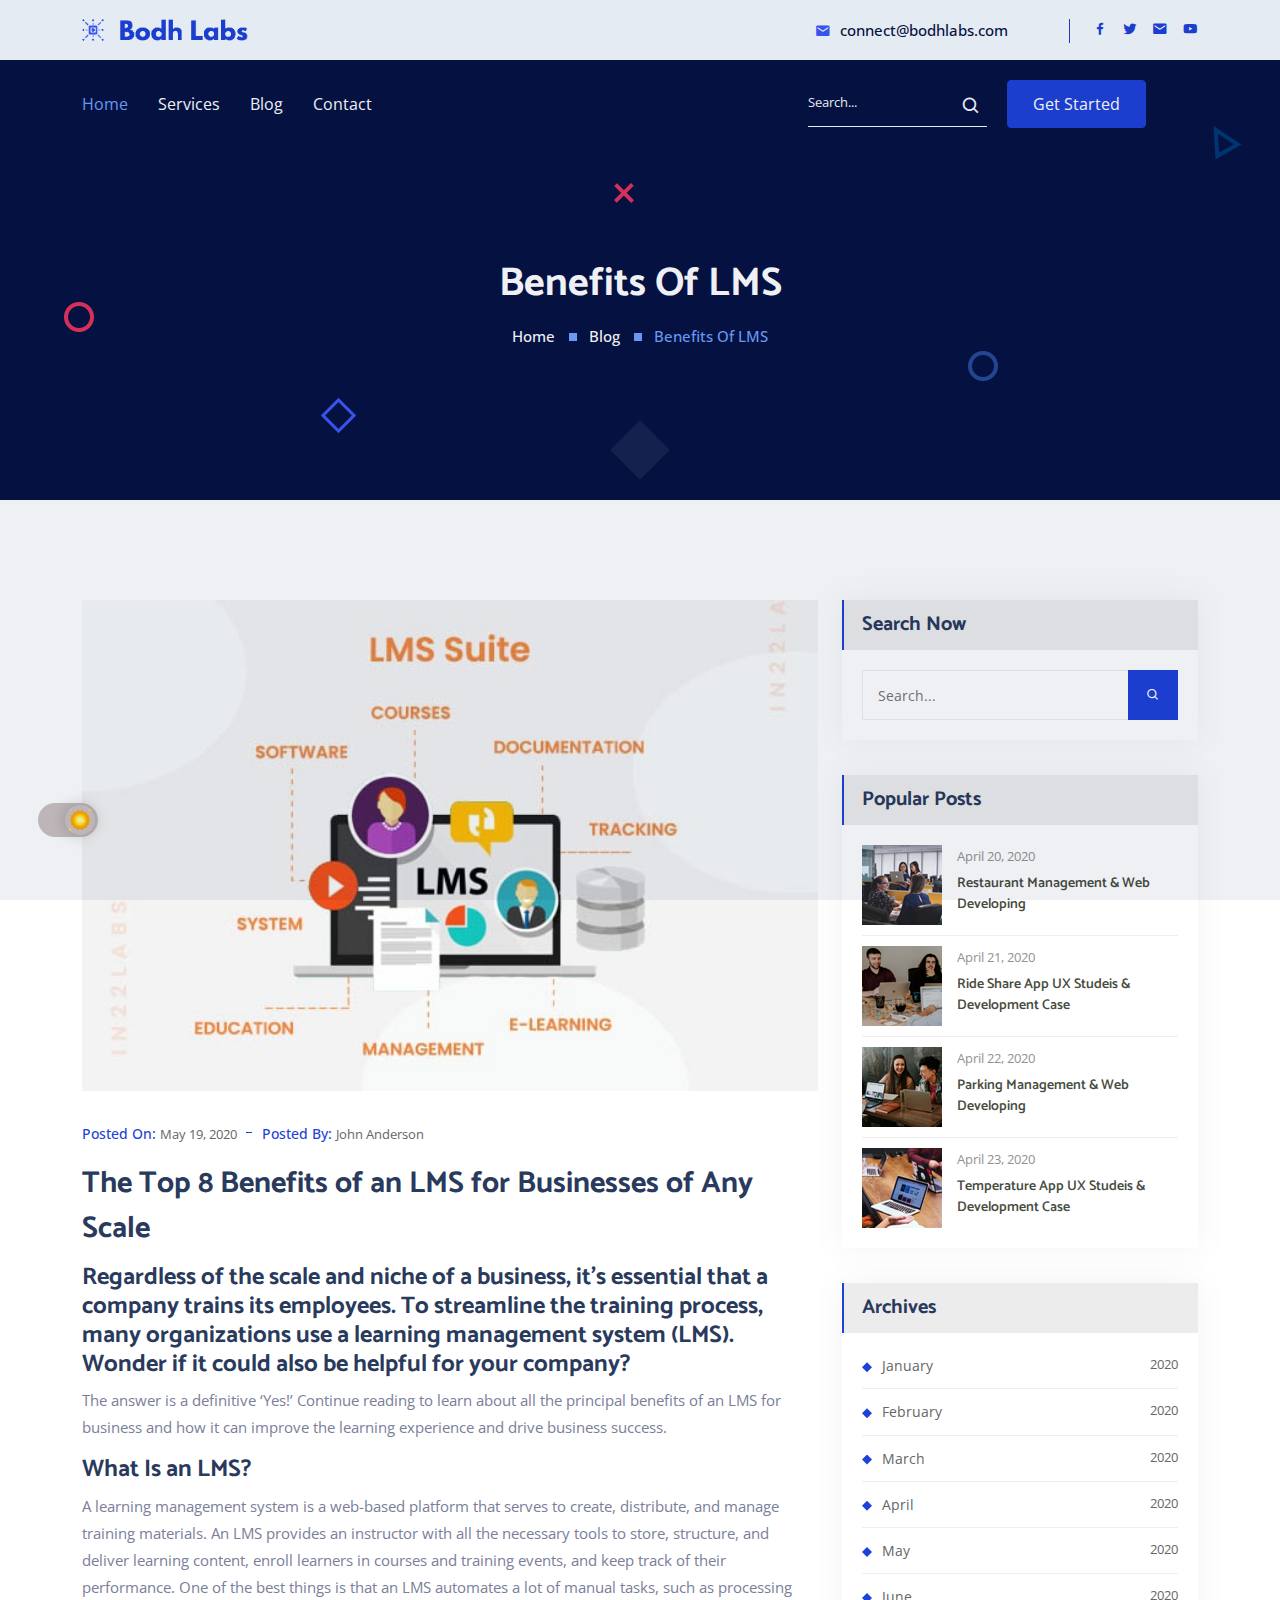
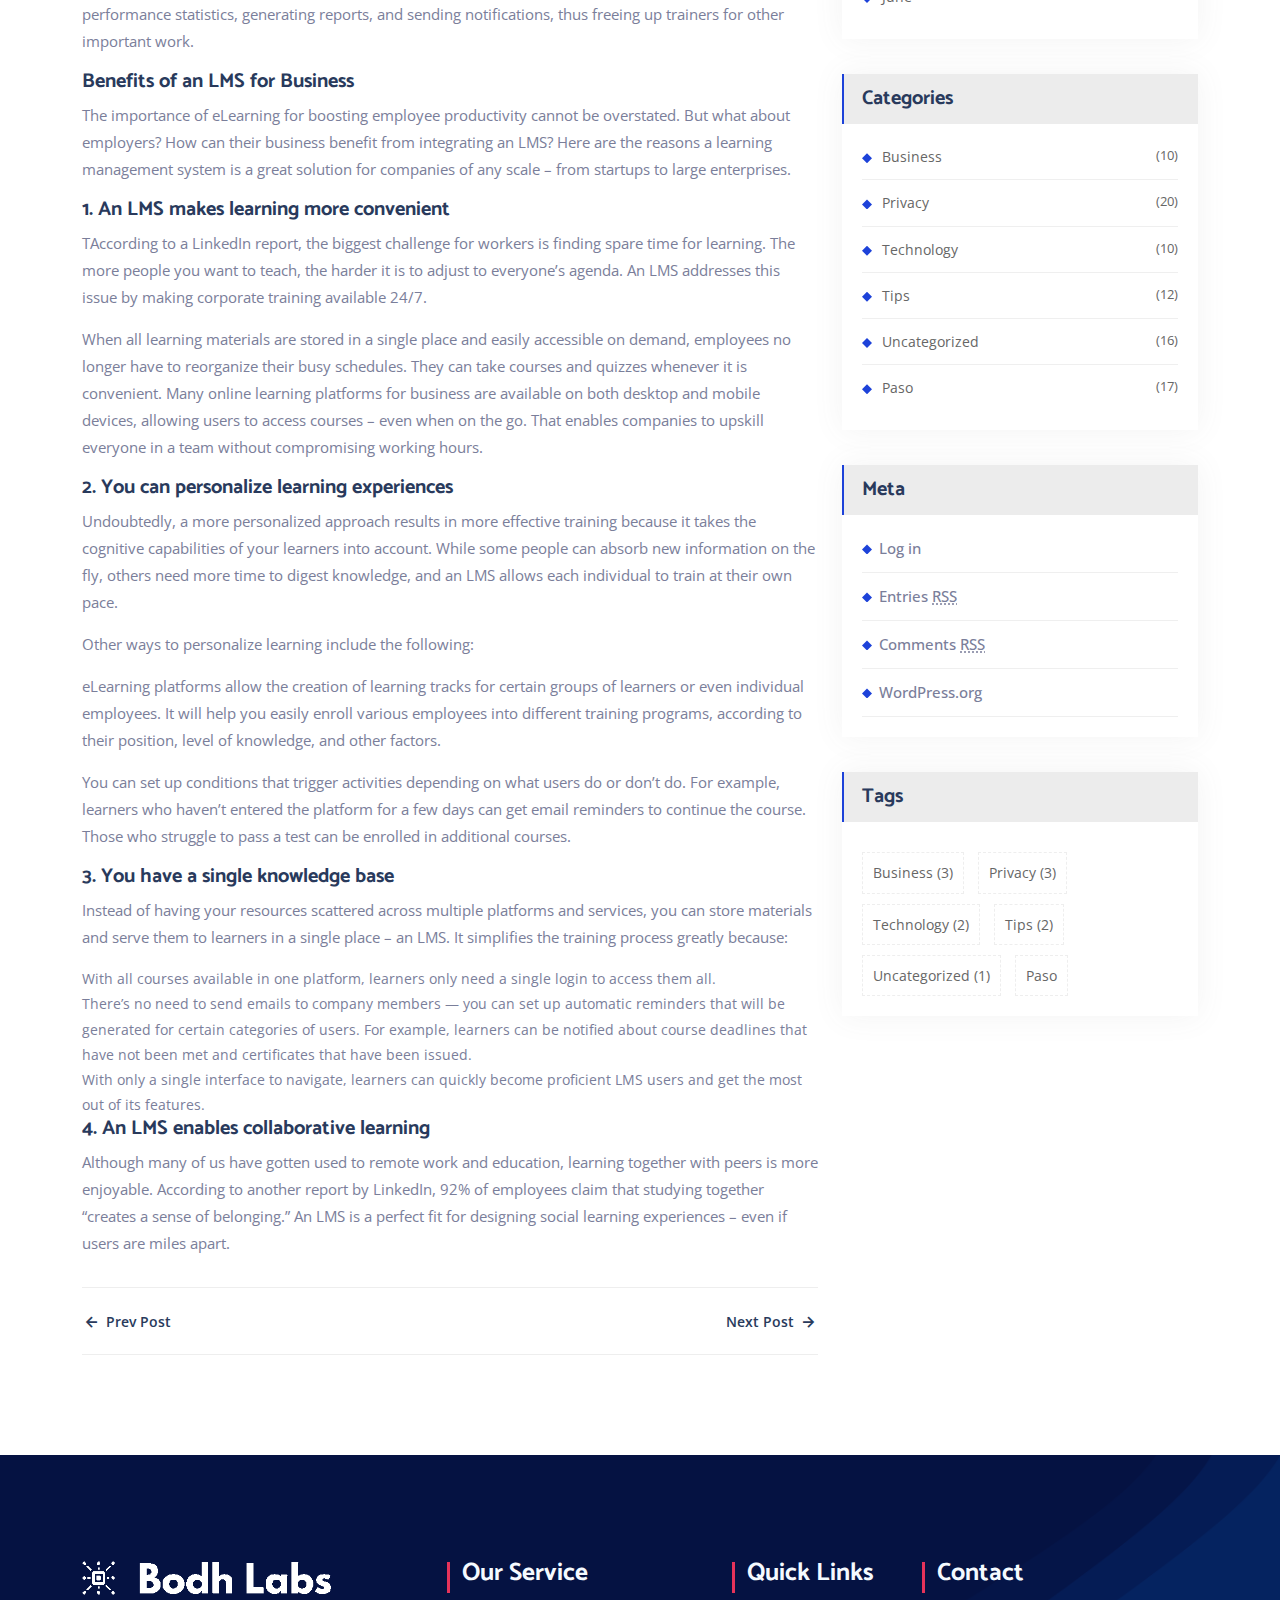
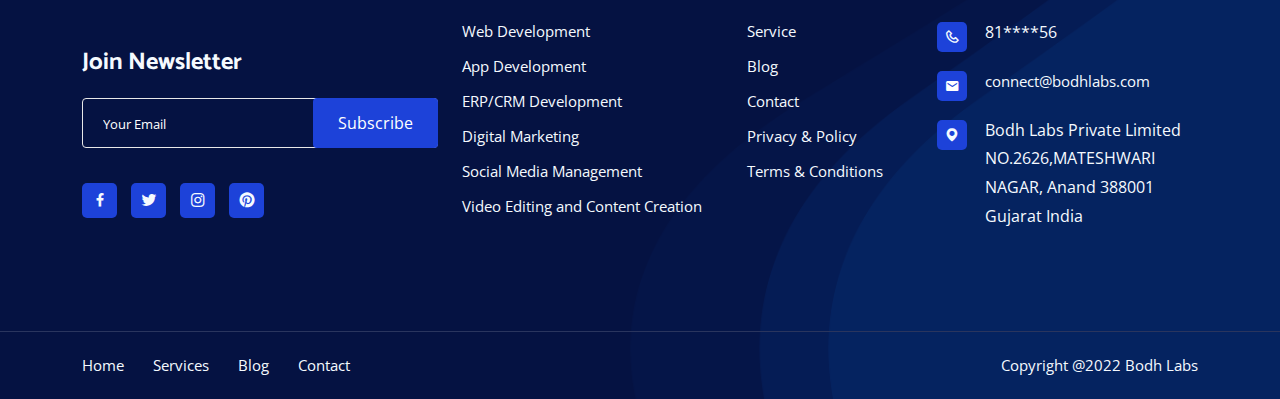
<file: benefits-of-lms.html>
<!DOCTYPE html>
<html lang="zxx">
    <head>
        <!-- Required meta tags -->
        <meta charset="UTF-8" />
        <meta name="viewport" content="width=device-width, initial-scale=1, shrink-to-fit=no"/>
        
        <!-- Bootstrap Min CSS -->
        <link rel="stylesheet" href="assets/css/bootstrap.min.css">
        <!-- MeanMenu Min CSS -->
        <link rel="stylesheet" href="assets/css/meanmenu.min.css"/>
        <!-- Boxicon Min CSS -->
        <link rel="stylesheet" href="assets/css/boxicons.min.css"/>
        <!-- Flaticon CSS -->
        <link rel="stylesheet" href="assets/css/flaticon.css"/>
        <!-- Magnific Min CSS -->
        <link rel="stylesheet" href="assets/css/magnific-popup.min.css"/>
        <!-- Animate Min CSS -->
        <link rel="stylesheet" href="assets/css/animate.min.css"/>
        <!-- Owl Carousel Min CSS -->
        <link rel="stylesheet" href="assets/css/owl.carousel.min.css"/>
        <!-- Main CSS -->
        <link rel="stylesheet" href="assets/css/style.css"/>
        <!-- Dark CSS -->
        <link rel="stylesheet" href="assets/css/dark.css"/>
        <!-- Responsive CSS -->
        <link rel="stylesheet" href="assets/css/responsive.css"/>
        
        <!-- Favicon -->
        <link rel="icon" type="image/png" href="assets/images/favicon.png"/>
        <!-- Tittle -->
        <title>Bodh Labs</title>
    </head>

    <body>
        <!-- PreLoader Start -->
        <div class="loader-content">
            <div class="d-table">
                <div class="d-table-cell">
                    <div class="sk-folding-cube">
                        <div class="sk-cube1 sk-cube"></div>
                        <div class="sk-cube2 sk-cube"></div>
                        <div class="sk-cube4 sk-cube"></div>
                        <div class="sk-cube3 sk-cube"></div>
                    </div>
                </div>
            </div>
        </div>
        <!-- PreLoader End -->

        <!-- Header Area -->
        <header class="header-area">
            <div class="container">
                <div class="row align-items-center">
                    <div class="col-lg-2 col-sm-0">
                        <div class="logo">
                            <a href="index.html"><img src="assets/images/logo(3).png" alt="logo" /></a>
                        </div>
                    </div>
                    <div class="col-lg-8 col-sm-8 text-right pr-0">
                        <div class="header-content-right">
                            <ul class="header-contact">
                                <!-- <li><a href="tel:+1123456789"><i class="bx bxs-phone-call"></i> +1 123 456 789</a></li> -->
                                <li><a href="mailto:connect@bodhlabs.com"><i class="bx bxs-envelope"></i> connect@bodhlabs.com</a></li>
                            </ul>
                        </div>
                    </div>
                    <div class="col-lg-2 col-sm-4 text-right pl-0">
                        <div class="header-content-right">
                            <ul class="header-social">
                                <li>
                                    <a href="#" target="_blank"><i class="bx bxl-facebook"></i></a>
                                </li>
                                <li>
                                    <a href="#" target="_blank"><i class="bx bxl-twitter"></i></a>
                                </li>
                                <li>
                                    <a href="#" target="_blank"> <i class="bx bxs-envelope"></i></a>
                                </li>
                                <li>
                                    <a href="#" target="_blank"> <i class="bx bxl-youtube"></i></a>
                                </li>
                            </ul>
                        </div>
                    </div>
                </div>
            </div>
        </header>
        <!-- End Header Area -->

        <!--Navbar Area -->
        <div class="navbar-area">
            <div class="mobile-nav">
                <a href="index.html" class="logo">
                    <img src="assets/images/logo(3).png" alt="logo" />
                </a>
            </div>

            <div class="main-nav">
                <div class="container">
                    <nav class="navbar navbar-expand-md navbar-light">
                        <div class="collapse navbar-collapse mean-menu" id="navbarSupportedContent">
                            <ul class="navbar-nav text-left">
                                <li class="nav-item">
                                    <a href="./index.html" class="nav-link active">Home</a>
                                    <!-- <ul class="dropdown-menu">
                                        <li class="nav-item">
                                            <a href="index.html" class="nav-link active">Home One</a>
                                        </li>
                                        <li class="nav-item">
                                            <a href="index-2.html" class="nav-link">Home Two</a>
                                        </li>
                                        <li class="nav-item">
                                            <a href="index-3.html" class="nav-link">Home Three</a>
                                        </li>
                                    </ul> -->
                                </li>
                                <li class="nav-item">
                                    <a href="./index.html#services" class="nav-link">Services</a>
                                </li>
                                <li class="nav-item">
                                    <a href="./index.html#blog" class="nav-link ">Blog</a>
                                    <!-- <ul class="dropdown-menu">
                                        <li class="nav-item">
                                            <a href="solutions.html" class="nav-link">Solutions</a>
                                        </li>
                                        <li class="nav-item">
                                            <a href="solutions-details.html" class="nav-link">Solutions Details</a>
                                        </li>
                                    </ul> -->
                                </li>
                                <li class="nav-item">
                                    <a href="./index.html#contact" class="nav-link">Contact</a>
                                    <!-- <ul class="dropdown-menu">
                                        <li class="nav-item">
                                            <a href="case.html" class="nav-link">Case Studies</a>
                                        </li>
                                        <li class="nav-item">
                                            <a href="case-details.html" class="nav-link">Case Studies Details</a>
                                        </li>
                                    </ul> -->
                                </li>
                                
                            </ul>
                        </div>
                        <div class="nav-right">
                            <form>
                                <div class="input-group">
                                    <input type="text" class="form-control search" placeholder="Search..." />
                                </div>
                                <button type="submit">
                                    <i class="bx bx-search"></i>
                                </button>
                            </form>
                        </div>
                        <div class="nav-btn">
                            <a href="./index.html" class="box-btn">Get Started</a>
                        </div>
                    </nav>
                </div>
            </div>
        </div>
        <!-- End Navbar Area -->

        <!-- Start Page Title Area -->
        <div class="page-title-area">
            <div class="container">
                <div class="page-title-content">
                    <h2>Benefits Of LMS</h2>
                    <ul>
                        <li>
                            <a href="index.html">
                                Home 
                            </a>
                        </li>

                        <li>Blog</li>

                        <li class="active">Benefits Of LMS</li>
                    </ul>
                </div>
            </div>
            <div class="page-shape">
                <div class="shape1">
                    <img src="assets/images/shape/1.png" alt="shape" />
                </div>
                <div class="shape3">
                    <img src="assets/images/shape/3.png" alt="shape" />
                </div>
                <div class="shape4">
                    <img src="assets/images/shape/4.png" alt="shape" />
                </div>
                <div class="shape5">
                    <img src="assets/images/shape/5.png" alt="shape" />
                </div>
                <div class="shape6">
                    <img src="assets/images/shape/6.png" alt="shape" />
                </div>
            </div>
        </div>
        <!-- End Page Title Area -->

        <!-- Start Blog Details Area -->
        <section class="blog-details-area ptb-100">
			<div class="container">
				<div class="row">
					<div class="col-lg-8 col-md-12">
						<div class="blog-details-desc">
							<div class="article-image">
								<img src="assets/images/blog-details/blog2.jpeg" alt="image">
							</div>

							<div class="article-content">
								<div class="entry-meta">
									<ul>
										<li><span>Posted On:</span> <a href="#">May 19, 2020</a></li>
										<li><span>Posted By:</span> <a href="#">John Anderson</a></li>
									</ul>
								</div>

								<h3>The Top 8 Benefits of an LMS for Businesses of Any Scale</h3>
                                <h4>Regardless of the scale and niche of a business, it’s essential that a company trains its employees. To streamline the training process, many organizations use a learning management system (LMS). Wonder if it could also be helpful for your company?</h4>

								<p>The answer is a definitive ‘Yes!’ Continue reading to learn about all the principal benefits of an LMS for business and how it can improve the learning experience and drive business success.</p>

                                <h4>What Is an LMS?</h4>
								
								<p>A learning management system is a web-based platform that serves to create, distribute, and manage training materials. An LMS provides an instructor with all the necessary tools to store, structure, and deliver learning content, enroll learners in courses and training events, and keep track of their performance. One of the best things is that an LMS automates a lot of manual tasks, such as processing performance statistics, generating reports, and sending notifications, thus freeing up trainers for other important work. </p>

                                <h5>Benefits of an LMS for Business</h5>
								
								<p>The importance of eLearning for boosting employee productivity cannot be overstated. But what about employers? How can their business benefit from integrating an LMS? Here are the reasons a learning management system is a great solution for companies of any scale – from startups to large enterprises. </p>

                                <h5>1. An LMS makes learning more convenient</h5>
								
								<p>TAccording to a LinkedIn report, the biggest challenge for workers is finding spare time for learning. The more people you want to teach, the harder it is to adjust to everyone’s agenda. An LMS addresses this issue by making corporate training available 24/7.</p>
								<p>When all learning materials are stored in a single place and easily accessible on demand, employees no longer have to reorganize their busy schedules. They can take courses and quizzes whenever it is convenient. Many online learning platforms for business are available on both desktop and mobile devices, allowing users to access courses – even when on the go. That enables companies to upskill everyone in a team without compromising working hours. </p>

                                <h5>2. You can personalize learning experiences</h5>
								
								<p>Undoubtedly, a more personalized approach results in more effective training because it takes the cognitive capabilities of your learners into account. While some people can absorb new information on the fly, others need more time to digest knowledge, and an LMS allows each individual to train at their own pace.</p>

								<p>Other ways to personalize learning include the following:</p>

								<p>eLearning platforms allow the creation of learning tracks for certain groups of learners or even individual employees. It will help you easily enroll various employees into different training programs, according to their position, level of knowledge, and other factors.</p>

								<p>You can set up conditions that trigger activities depending on what users do or don’t do. For example, learners who haven’t entered the platform for a few days can get email reminders to continue the course. Those who struggle to pass a test can be enrolled in additional courses.</p>

                                <h5>3. You have a single knowledge base</h5>
								
								<p>Instead of having your resources scattered across multiple platforms and services, you can store materials and serve them to learners in a single place – an LMS. It simplifies the training process greatly because:</p>
								<ul>
                                    <li>With all courses available in one platform, learners only need a single login to access them all.</li>
                                    <li>There’s no need to send emails to company members — you can set up automatic reminders that will be generated for certain categories of users. For example, learners can be notified about course deadlines that have not been met and certificates that have been issued.</li>
                                    <li>With only a single interface to navigate, learners can quickly become proficient LMS users and get the most out of its features.</li>
                                </ul>

                                <h5>4. An LMS enables collaborative learning</h5>

                                <p>Although many of us have gotten used to remote work and education, learning together with peers is more enjoyable. According to another report by LinkedIn, 92% of employees claim that studying together “creates a sense of belonging.” An LMS is a perfect fit for designing social learning experiences – even if users are miles apart.</p>
							</div>

							<!-- <div class="article-footer">
								<div class="article-tags">
									<span><i class='bx bx-share-alt'></i></span>

									<a href="#">Share</a>
								</div>

								<div class="article-share">
									<ul class="social">
										<li>
											<a href="#" target="_blank">
												<i class='bx bxl-facebook'></i>
											</a>
										</li>
										<li>
											<a href="#" target="_blank">
												<i class='bx bxl-twitter'></i>
											</a>
										</li>
										<li>
											<a href="#" target="_blank">
												<i class='bx bxl-linkedin'></i>
											</a>
										</li>
										<li>
											<a href="#" target="_blank">
												<i class='bx bxl-pinterest-alt'></i>
											</a>
										</li>
										
									</ul>
								</div>
							</div> -->

							<div class="post-navigation">
								<div class="navigation-links">
									<div class="nav-previous">
										<a href="#"><i class='bx bx-left-arrow-alt'></i> Prev Post</a>
									</div>

									<div class="nav-next">
										<a href="#">Next Post <i class='bx bx-right-arrow-alt'></i></a>
									</div>
								</div>
							</div>

							<!-- <div class="comments-area">
								<h3 class="comments-title">2 Comments:</h3>

								<ol class="comment-list">
									<li class="comment">
										<div class="comment-body">
											<footer class="comment-meta">
												<div class="comment-author vcard">
													<img src="assets/images/blog-details/comment-img-1.jpg" class="avatar" alt="image">
													<b class="fn">John Jones</b>
													<span class="says">says:</span>
												</div>

												<div class="comment-metadata">
													<a href="#">
														<span>April  24, 2020 at 10:59 am</span>
													</a>
												</div>
											</footer>

											<div class="comment-content">
												<p>Lorem Ipsum has been the industry’s standard dummy text ever since the 1500s, when an unknown printer took a galley of type and scrambled it to make a type.</p>
											</div>

											<div class="reply">
												<a href="#" class="comment-reply-link">Reply</a>
											</div>
										</div>

										<ol class="children">
											<li class="comment">
												<div class="comment-body">
													<footer class="comment-meta">
														<div class="comment-author vcard">
															<img src="assets/images/blog-details/comment-img-2.jpg" class="avatar" alt="image">
															<b class="fn">Steven Smith</b>
															<span class="says">says:</span>
														</div>
			
														<div class="comment-metadata">
															<a href="#">
																<span>April  24, 2020 at 10:59 am</span>
															</a>
														</div>
													</footer>
			
													<div class="comment-content">
														<p>Sed ut perspiciatis unde omnis iste natus error sit voluptatem accusantium doloremque laudantium, totam rem aperiam, eaque ipsa quae ab illo inventore veritatis et quasi architecto beatae vitae dicta sunt explicabo. Nemo enim</p>
													</div>
			
													<div class="reply">
														<a href="#" class="comment-reply-link">Reply</a>
													</div>
												</div>
											</li>
										</ol>
									</li>

									<li class="comment">
										<div class="comment-body">
											<footer class="comment-meta">
												<div class="comment-author vcard">
													<img src="assets/images/blog-details/comment-img-3.jpg" class="avatar" alt="image">
													<b class="fn">John Doe</b>
													<span class="says">says:</span>
												</div>

												<div class="comment-metadata">
													<a href="#">
														<span>April  24, 2020 at 10:59 am</span>
													</a>
												</div>
											</footer>

											<div class="comment-content">
												<p>Lorem Ipsum has been the industry’s standard dummy text ever since the 1500s, when an unknown printer took a galley of type and scrambled it to make a type.</p>
											</div>

											<div class="reply">
												<a href="#" class="comment-reply-link">Reply</a>
											</div>
										</div>
									</li>
								</ol>

								<div class="comment-respond">
									<h3 class="comment-reply-title">Leave a Reply</h3>

									<form class="comment-form">
										<p class="comment-notes">
											<span id="email-notes">Your email address will not be published.</span>
											Required fields are marked 
											<span class="required">*</span>
										</p>
										<p class="comment-form-author">
											<label>Name <span class="required">*</span></label>
											<input type="text" id="author" name="author" required="required">
										</p>
										<p class="comment-form-email">
											<label>Email <span class="required">*</span></label>
											<input type="email" id="email" name="email" required="required">
										</p>
										<p class="comment-form-url">
											<label>Website</label>
											<input type="url" id="url" name="url">
										</p>
										<p class="comment-form-comment">
											<label>Comment</label>
											<textarea name="comment" id="comment" cols="45" rows="5" maxlength="65525" required="required"></textarea>
										</p>
										<p class="form-submit">
											<input type="submit" name="submit" id="submit" class="submit" value="Post A Comment">
										</p>
									</form>
								</div>
							</div> -->
						</div>
					</div>

					<div class="col-lg-4 col-md-12">
						<aside class="widget-area" id="secondary">
							<div class="widget widget_search">
								<h3 class="widget-title">Search Now</h3>
								<div class="post-wrap">
									<form class="search-form">
										<label>
											<span class="screen-reader-text">Search for:</span>
											<input type="search" class="search-field" placeholder="Search...">
										</label>
										<button type="submit"><i class='bx bx-search'></i></button>
									</form>
								</div>
							</div>

							<section class="widget widget-peru-posts-thumb">
								<h3 class="widget-title">Popular Posts</h3>
								<div class="post-wrap">
									<article class="item">
										<a href="blog-details.html" class="thumb">
											<span class="fullimage cover bg1" role="img"></span>
										</a>
										<div class="info">
											<time datetime="2020-06-30">April 20, 2020</time>
											<h4 class="title usmall">
												<a href="blog-details.html">
													Restaurant Management & Web Developing
												</a>
											</h4>
										</div>
	
										<div class="clear"></div>
									</article>
	
									<article class="item">
										<a href="blog-details.html" class="thumb">
											<span class="fullimage cover bg2" role="img"></span>
										</a>
										<div class="info">
											<time datetime="2020-06-30">April 21, 2020</time>
											<h4 class="title usmall">
												<a href="blog-details.html">
													Ride Share App UX Studeis & Development Case
												</a>
											</h4>
										</div>
	
										<div class="clear"></div>
									</article>
	
									<article class="item">
										<a href="blog-details.html" class="thumb">
											<span class="fullimage cover bg3" role="img"></span>
										</a>
										<div class="info">
											<time datetime="2020-06-30">April  22, 2020</time>
											<h4 class="title usmall">
												<a href="blog-details.html">
													Parking Management & Web Developing
												</a> 
											</h4>
										</div>
	
										<div class="clear"></div>
									</article>
									
									<article class="item">
										<a href="blog-details.html" class="thumb">
											<span class="fullimage cover bg4" role="img"></span>
										</a>
										<div class="info">
											<time datetime="2020-06-30">April 23, 2020</time>
											<h4 class="title usmall">
												<a href="blog-details.html">
													Temperature App UX Studeis & Development Case
												</a>
											</h4>
										</div>
	
										<div class="clear"></div>
									</article>
								</div>
							</section>

							<section class="widget widget_categories">
								<h3 class="widget-title">Archives</h3>
								<div class="post-wrap">
									<ul>
										<li>
											<a href="#">January <span>2020</span></a>
										</li>
										<li>
											<a href="#">February <span>2020</span></a>
										</li>
										<li>
											<a href="#">March <span>2020</span></a>
										</li>
										<li>
											<a href="#">April <span>2020</span></a>
										</li>
										<li>
											<a href="#">May <span>2020</span></a>
										</li>
										<li>
											<a href="#">June <span>2020</span></a>
										</li>
									</ul>
								</div>
							</section>
							
							<section class="widget widget_categories">
								<h3 class="widget-title">Categories</h3>
								<div class="post-wrap">
									<ul>
										<li>
											<a href="#">Business <span>(10)</span></a>
										</li>
										<li>
											<a href="#">Privacy <span>(20)</span></a>
										</li>
										<li>
											<a href="#">Technology <span>(10)</span></a>
										</li>
										<li>
											<a href="#">Tips <span>(12)</span></a>
										</li>
										<li>
											<a href="#">Uncategorized <span>(16)</span></a>
										</li>
										<li>
											<a href="#">Paso <span>(17)</span></a>
										</li>
									</ul>
								</div>
							</section>

							<section class="widget widget_meta">
                                <h3 class="widget-title">Meta</h3>
								<div class="post-wrap">
									<ul>
										<li><a href="log-in.html">Log in</a></li>
										<li><a href="#">Entries <abbr title="Really Simple Syndication">RSS</abbr></a></li>
										<li><a href="#">Comments <abbr title="Really Simple Syndication">RSS</abbr></a></li>
										<li><a href="#">WordPress.org</a></li>
									</ul>
								</div>
                            </section>

							<section class="widget widget_tag_cloud">
								<h3 class="widget-title">Tags</h3>
								<div class="post-wrap">
									<div class="tagcloud">
										<a href="#">Business (3)</a>
										<a href="#">Privacy (3)</a>
										<a href="#">Technology (2)</a>
										<a href="#">Tips (2)</a>
										<a href="#">Uncategorized (1)</a>
										<a href="#">Paso </a>
									</div>
								</div>
							</section>       
						</aside>
					</div>
				</div>
			</div>
		</section>
		<!-- End Blog Details Area -->

        <!-- Footer Area -->
        <footer class="footer-area pt-100">
            <div class="container">
                <div class="row">
                    <div class="col-lg-4 col-md-6">
                        <div class="content">
                            <div class="logo">
                                <a href="index.html"><img src="assets/images/logo(4).png" alt="logo" class="footer_logo"/></a>
                            </div>
                            <!-- <p>
                                Lorem ipsum dolor sit amet, mattetur adipiscing elit, sed do eiusmod.
                            </p> -->
                            <div class="subscribe mt-5">
                                <h4>Join Newsletter</h4>
                                <form class="newsletter-form" data-toggle="validator">
                                    <input type="email" id="emails" class="form-control" placeholder="Your Email" name="EMAIL" required autocomplete="off">

                                    <button class="box-btn" type="submit">
                                        Subscribe
                                    </button>

                                    <div id="validator-newsletter" class="form-result"></div>
                                </form>
                            </div>

                            <ul class="social">
                                <li>
                                    <a href="#" target="_blank"><i class='bx bxl-facebook' ></i></a>
                                </li>
                                <li>
                                    <a href="#" target="_blank"><i class='bx bxl-twitter' ></i></a>
                                </li>
                                <li>
                                    <a href="#" target="_blank"><i class='bx bxl-instagram' ></i></a>
                                </li>
                                <li>
                                    <a href="#" target="_blank"><i class='bx bxl-pinterest' ></i></a>
                                </li>
                            </ul>
                        </div>
                    </div>
                    <div class="col-lg-3 col-md-6">
                        <div class="content ml-15">
                            <h3>Our Service</h3>
                            <ul class="footer-list">
                                <li><a href="./web-development.html">Web Development</a></li>
                                <li><a href="./app-development.html"> App Development</a></li>
                                <li><a href="./erp_crm-development.html">ERP/CRM Development</a></li>
                                <li><a href="./digital-marketing.html">Digital Marketing</a></li>
                                <li><a href="./social-media-management.html">Social Media Management</a></li>
                                <li><a href="./video-editing.html">Video Editing and Content Creation</a></li>
                            </ul>
                        </div>
                    </div>
                    <div class="col-lg-2 col-md-6">
                        <div class="content">
                            <h3>Quick Links</h3>
                            <ul class="footer-list">
                                <!-- <li><a href="faq.html">FAQ</a></li> -->
                                <li><a href="./index.html#services">Service</a></li>
                                <li><a href="./index.html#blog">Blog</a></li>
                                <li><a href="./index.html#contact">Contact</a></li>
                                <li><a href="./privacy_policy.html">Privacy & Policy</a></li>
                                <li><a href="./terms-condition.html">Terms & Conditions</a></li>
                                <!-- <li><a href="#">Data Analysis</a></li> -->
                            </ul>
                        </div>
                    </div>
                    <div class="col-lg-3 col-md-6">
                        <div class="content contacts">
                            <h3 class="ml-40">Contact</h3>
                            <ul class="footer-list foot-social">
                                <!-- <li><a href="tel:+1123456789"><i class="bx bx-mobile-alt"></i> +1 123 456 789</a></li> -->
                                <!-- <li><a href="tel:+1975456789"><i class="bx bx-phone"></i> +1 975 456 789</a></li> -->
                                <li><i class="bx bx-phone"></i> 81****56</li>
                                <li><a href="mailto:connect@bodhlabs.com"><i class="bx bxs-envelope"></i>connect@bodhlabs.com</a></li>
                                <!-- <li><a href="mailto:support@paso.com"><i class="bx bxs-envelope"></i> support@paso.com</a></li> -->
                                <li><i class="bx bxs-map"></i> Bodh Labs Private Limited 
                                    NO.2626,MATESHWARI NAGAR,
                                    Anand 388001
                                    Gujarat
                                    India</li>
                            </ul>
                        </div>
                    </div>
                </div>
            </div>
            <div class="copy-area">
                <div class="container">
                    <div class="row">
                        <div class="col-lg-6">
                            <ul class="menu">
                                <li><a href="index.html">Home</a></li>
                                <!-- <li><a href="about.html">About</a></li> -->
                                <!-- <li><a href="solutions.html">Solutions</a></li> -->
                                <li><a href="./index.html#services">Services</a></li>
                                <li><a href="./index.html#blog">Blog</a></li>
                                <li><a href="./index.html#contact">Contact</a></li>
                            </ul>
                        </div>
                        <div class="col-lg-6">
                            <p class="right">
                                Copyright @2022 Bodh Labs
                                <!-- . Designed By
                                <a href="https://hibootstrap.com/" target="_blank">HiBootstrap.com</a> -->
                            </p>
                        </div>
                    </div>
                </div>
            </div>
        </footer>
        <!-- End Footer Area -->

        <!-- Start Go Top Area -->
        <div class="go-top">
            <i class='bx bx-chevrons-up'></i>
            <i class='bx bx-chevrons-up'></i>
        </div>
        <!-- End Go Top Area -->
        

        <!-- jQuery Min JS -->
        <script src="assets/js/jquery.min.js"></script>
        <!-- Bootstrap Bundle Min JS -->
        <script src="assets/js/bootstrap.bundle.min.js"></script>
        <!-- MeanMenu Min JS -->
        <script src="assets/js/meanmenu.min.js"></script>
        <!-- Magnific Popup Min JS -->
        <script src="assets/js/magnific-popup.min.js"></script>
        <!-- Owl carasol Min Js -->
        <script src="assets/js/owl.carousel.min.js"></script>
        <!-- Wow Min js -->
        <script src="assets/js/wow.min.js"></script>
        <!-- Isotope MinJs -->
        <script src="assets/js/isotope.pkgd.min.js"></script>
        <!-- Form Ajaxchimp Min JS -->
        <script src="assets/js/ajaxchimp.min.js"></script>
        <!-- Form Validator Js  -->
        <script src="assets/js/form-validator.min.js"></script>
        <!-- Contact Form Min Js -->
        <script src="assets/js/contact-form-script.js"></script>
        <!-- Main js -->
        <script src="assets/js/main.js"></script>
    </body>
</html>
</file>
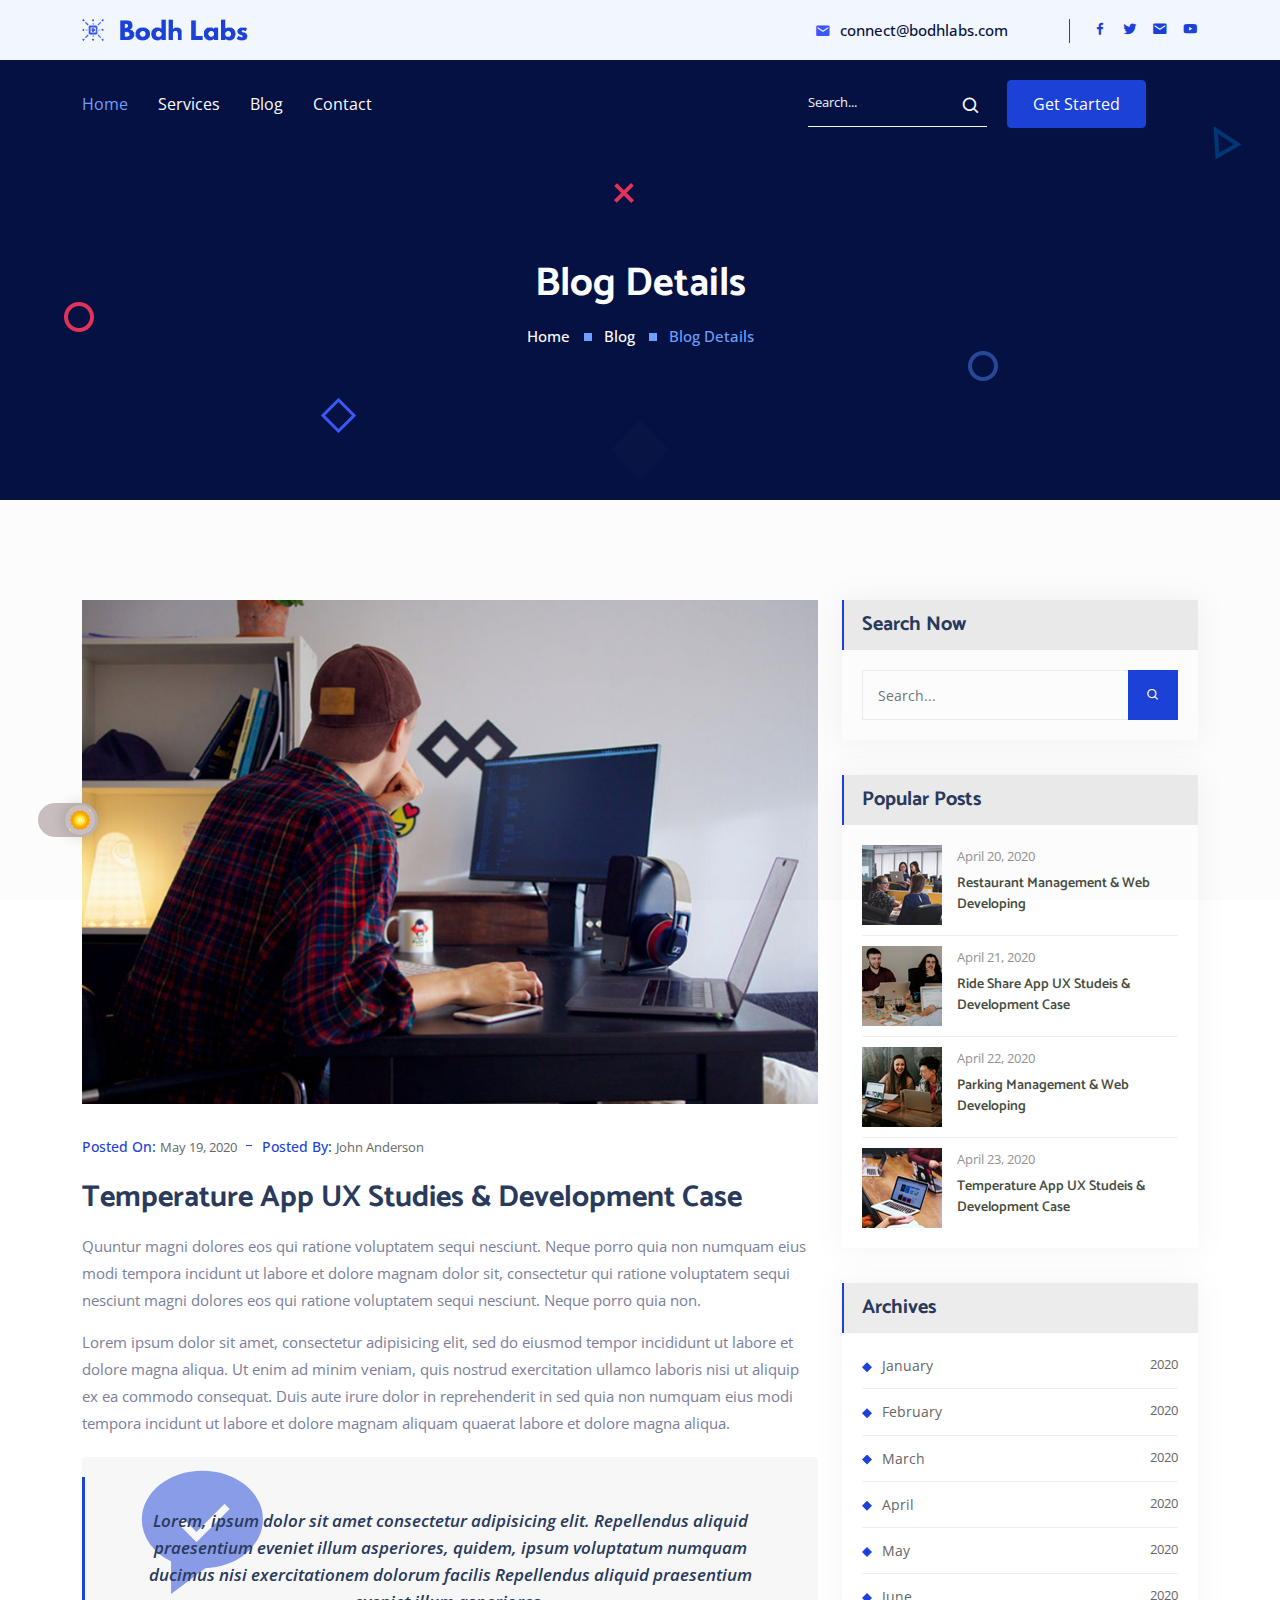
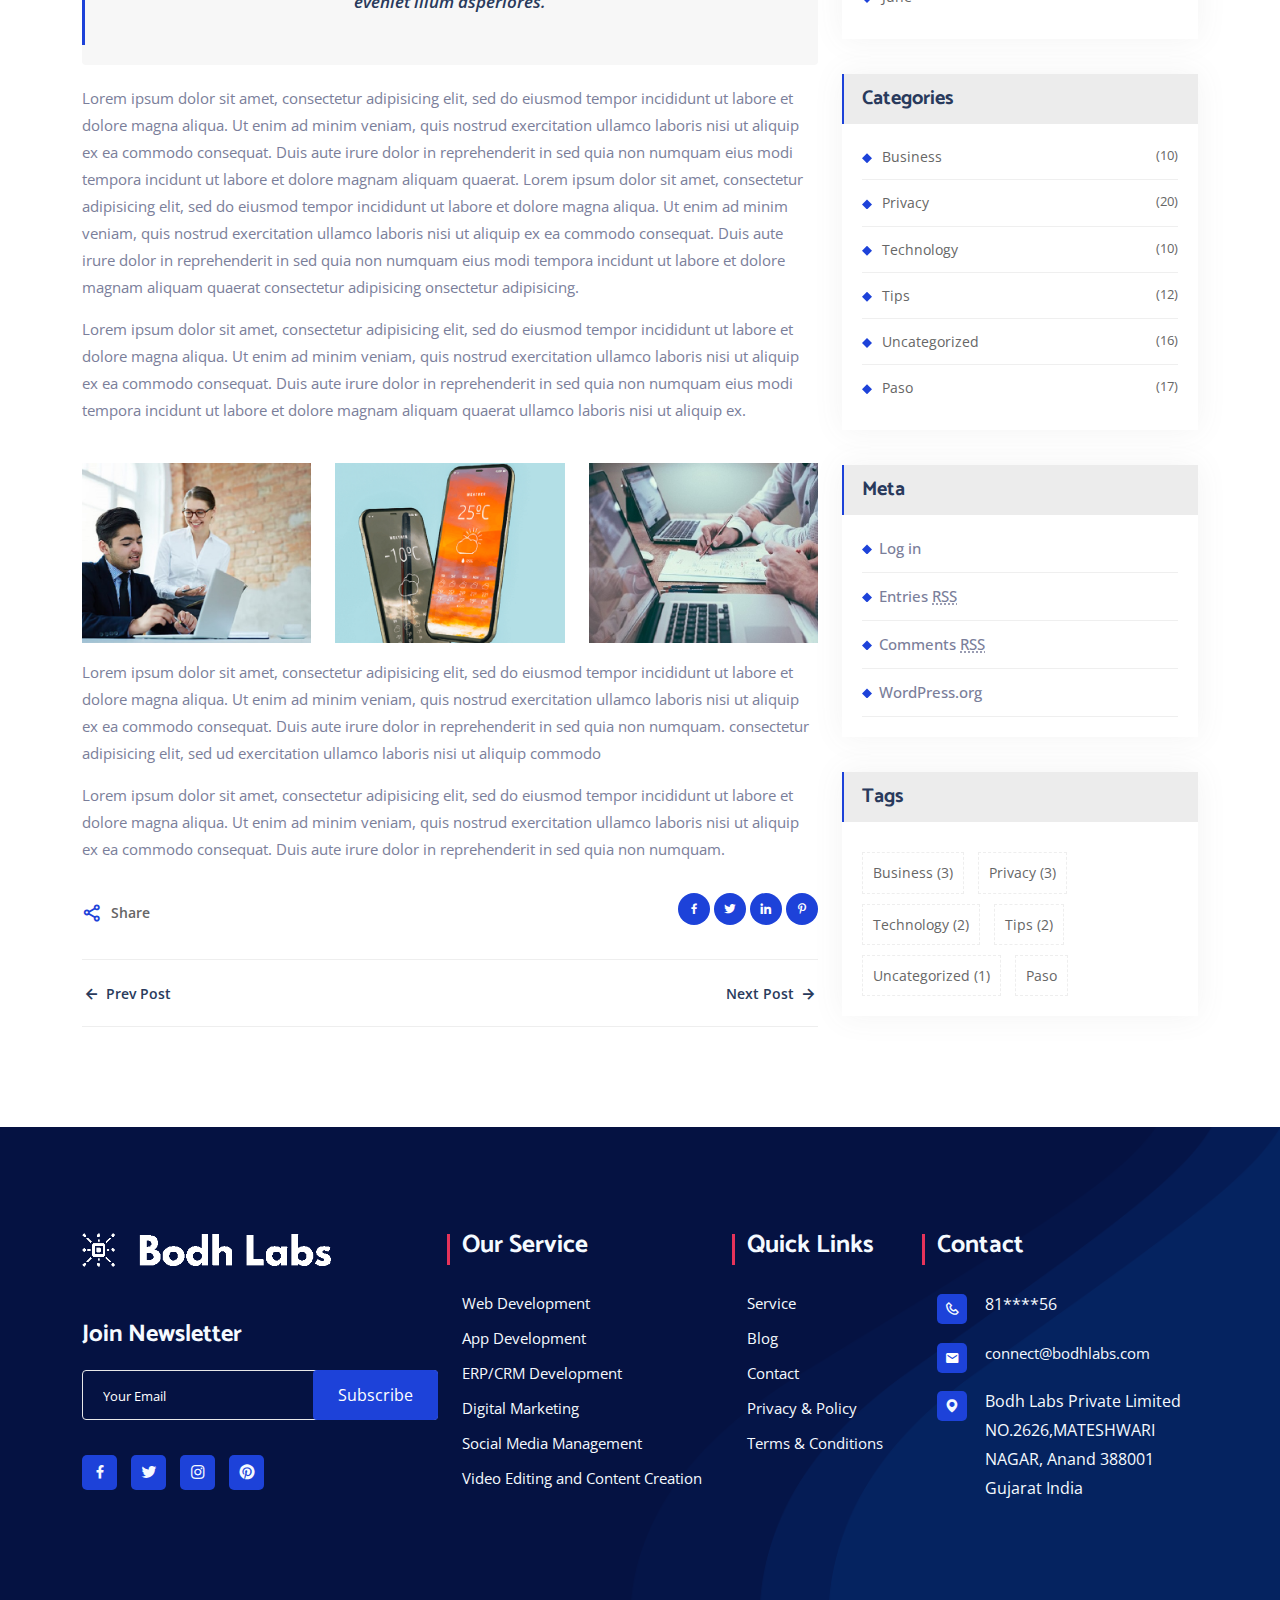
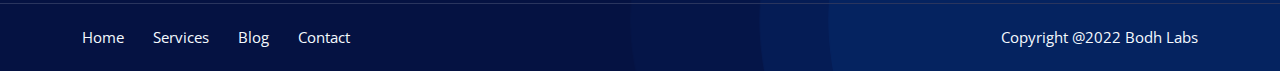
<file: blog-details.html>
<!DOCTYPE html>
<html lang="zxx">
    <head>
        <!-- Required meta tags -->
        <meta charset="UTF-8" />
        <meta name="viewport" content="width=device-width, initial-scale=1, shrink-to-fit=no"/>
        
        <!-- Bootstrap Min CSS -->
        <link rel="stylesheet" href="assets/css/bootstrap.min.css">
        <!-- MeanMenu Min CSS -->
        <link rel="stylesheet" href="assets/css/meanmenu.min.css"/>
        <!-- Boxicon Min CSS -->
        <link rel="stylesheet" href="assets/css/boxicons.min.css"/>
        <!-- Flaticon CSS -->
        <link rel="stylesheet" href="assets/css/flaticon.css"/>
        <!-- Magnific Min CSS -->
        <link rel="stylesheet" href="assets/css/magnific-popup.min.css"/>
        <!-- Animate Min CSS -->
        <link rel="stylesheet" href="assets/css/animate.min.css"/>
        <!-- Owl Carousel Min CSS -->
        <link rel="stylesheet" href="assets/css/owl.carousel.min.css"/>
        <!-- Main CSS -->
        <link rel="stylesheet" href="assets/css/style.css"/>
        <!-- Dark CSS -->
        <link rel="stylesheet" href="assets/css/dark.css"/>
        <!-- Responsive CSS -->
        <link rel="stylesheet" href="assets/css/responsive.css"/>
        
        <!-- Favicon -->
        <link rel="icon" type="image/png" href="assets/images/favicon.png"/>
        <!-- Tittle -->
        <title>Paso - IT Solutions & Digital Services HTML Template</title>
    </head>

    <body>
        <!-- PreLoader Start -->
        <div class="loader-content">
            <div class="d-table">
                <div class="d-table-cell">
                    <div class="sk-folding-cube">
                        <div class="sk-cube1 sk-cube"></div>
                        <div class="sk-cube2 sk-cube"></div>
                        <div class="sk-cube4 sk-cube"></div>
                        <div class="sk-cube3 sk-cube"></div>
                    </div>
                </div>
            </div>
        </div>
        <!-- PreLoader End -->

        <!-- Header Area -->
        <header class="header-area">
            <div class="container">
                <div class="row align-items-center">
                    <div class="col-lg-2 col-sm-0">
                        <div class="logo">
                            <a href="index.html"><img src="assets/images/logo(3).png" alt="logo" /></a>
                        </div>
                    </div>
                    <div class="col-lg-8 col-sm-8 text-right pr-0">
                        <div class="header-content-right">
                            <ul class="header-contact">
                                <!-- <li><a href="tel:+1123456789"><i class="bx bxs-phone-call"></i> +1 123 456 789</a></li> -->
                                <li><a href="mailto:connect@bodhlabs.com"><i class="bx bxs-envelope"></i> connect@bodhlabs.com</a></li>
                            </ul>
                        </div>
                    </div>
                    <div class="col-lg-2 col-sm-4 text-right pl-0">
                        <div class="header-content-right">
                            <ul class="header-social">
                                <li>
                                    <a href="#" target="_blank"><i class="bx bxl-facebook"></i></a>
                                </li>
                                <li>
                                    <a href="#" target="_blank"><i class="bx bxl-twitter"></i></a>
                                </li>
                                <li>
                                    <a href="#" target="_blank"> <i class="bx bxs-envelope"></i></a>
                                </li>
                                <li>
                                    <a href="#" target="_blank"> <i class="bx bxl-youtube"></i></a>
                                </li>
                            </ul>
                        </div>
                    </div>
                </div>
            </div>
        </header>
        <!-- End Header Area -->

        <!--Navbar Area -->
        <div class="navbar-area">
            <div class="mobile-nav">
                <a href="index.html" class="logo">
                    <img src="assets/images/logo(3).png" alt="logo" />
                </a>
            </div>

            <div class="main-nav">
                <div class="container">
                    <nav class="navbar navbar-expand-md navbar-light">
                        <div class="collapse navbar-collapse mean-menu" id="navbarSupportedContent">
                            <ul class="navbar-nav text-left">
                                <li class="nav-item">
                                    <a href="#" class="nav-link active">Home</a>
                                    <!-- <ul class="dropdown-menu">
                                        <li class="nav-item">
                                            <a href="index.html" class="nav-link active">Home One</a>
                                        </li>
                                        <li class="nav-item">
                                            <a href="index-2.html" class="nav-link">Home Two</a>
                                        </li>
                                        <li class="nav-item">
                                            <a href="index-3.html" class="nav-link">Home Three</a>
                                        </li>
                                    </ul> -->
                                </li>
                                <li class="nav-item">
                                    <a href="./index.html#services" class="nav-link">Services</a>
                                </li>
                                <li class="nav-item">
                                    <a href="./index.html#blog" class="nav-link ">Blog</a>
                                    <!-- <ul class="dropdown-menu">
                                        <li class="nav-item">
                                            <a href="solutions.html" class="nav-link">Solutions</a>
                                        </li>
                                        <li class="nav-item">
                                            <a href="solutions-details.html" class="nav-link">Solutions Details</a>
                                        </li>
                                    </ul> -->
                                </li>
                                <li class="nav-item">
                                    <a href="./index.html#contact" class="nav-link">Contact</a>
                                    <!-- <ul class="dropdown-menu">
                                        <li class="nav-item">
                                            <a href="case.html" class="nav-link">Case Studies</a>
                                        </li>
                                        <li class="nav-item">
                                            <a href="case-details.html" class="nav-link">Case Studies Details</a>
                                        </li>
                                    </ul> -->
                                </li>
                                
                            </ul>
                        </div>
                        <div class="nav-right">
                            <form>
                                <div class="input-group">
                                    <input type="text" class="form-control search" placeholder="Search..." />
                                </div>
                                <button type="submit">
                                    <i class="bx bx-search"></i>
                                </button>
                            </form>
                        </div>
                        <div class="nav-btn">
                            <a href="./index.html" class="box-btn">Get Started</a>
                        </div>
                    </nav>
                </div>
            </div>
        </div>
        <!-- End Navbar Area -->

        <!-- Start Page Title Area -->
        <div class="page-title-area">
            <div class="container">
                <div class="page-title-content">
                    <h2>Blog Details</h2>
                    <ul>
                        <li>
                            <a href="index.html">
                                Home 
                            </a>
                        </li>

                        <li>Blog</li>

                        <li class="active">Blog Details</li>
                    </ul>
                </div>
            </div>
            <div class="page-shape">
                <div class="shape1">
                    <img src="assets/images/shape/1.png" alt="shape" />
                </div>
                <div class="shape3">
                    <img src="assets/images/shape/3.png" alt="shape" />
                </div>
                <div class="shape4">
                    <img src="assets/images/shape/4.png" alt="shape" />
                </div>
                <div class="shape5">
                    <img src="assets/images/shape/5.png" alt="shape" />
                </div>
                <div class="shape6">
                    <img src="assets/images/shape/6.png" alt="shape" />
                </div>
            </div>
        </div>
        <!-- End Page Title Area -->

        <!-- Start Blog Details Area -->
        <section class="blog-details-area ptb-100">
			<div class="container">
				<div class="row">
					<div class="col-lg-8 col-md-12">
						<div class="blog-details-desc">
							<div class="article-image">
								<img src="assets/images/blog-details/blog-details.jpg" alt="image">
							</div>

							<div class="article-content">
								<div class="entry-meta">
									<ul>
										<li><span>Posted On:</span> <a href="#">May 19, 2020</a></li>
										<li><span>Posted By:</span> <a href="#">John Anderson</a></li>
									</ul>
								</div>

								<h3>Temperature App UX Studies & Development Case</h3>

								<p>Quuntur magni dolores eos qui ratione voluptatem sequi nesciunt. Neque porro quia non numquam eius modi tempora incidunt ut labore et dolore magnam dolor sit, consectetur qui ratione voluptatem sequi nesciunt magni dolores eos qui ratione voluptatem sequi nesciunt. Neque porro quia non.</p>

								<p>Lorem ipsum dolor sit amet, consectetur adipisicing elit, sed do eiusmod tempor incididunt ut labore et dolore magna aliqua. Ut enim ad minim veniam, quis nostrud exercitation ullamco laboris nisi ut aliquip ex ea commodo consequat. Duis aute irure dolor in reprehenderit in  sed quia non numquam eius modi tempora incidunt ut labore et dolore magnam aliquam quaerat labore et dolore magna aliqua.</p>

								<blockquote class="flaticon-quote">
									<p>Lorem, ipsum dolor sit amet consectetur adipisicing elit. Repellendus aliquid praesentium eveniet illum asperiores, quidem, ipsum voluptatum numquam ducimus nisi exercitationem dolorum facilis Repellendus aliquid praesentium eveniet illum asperiores.</p>
								</blockquote>
								
								<p>Lorem ipsum dolor sit amet, consectetur adipisicing elit, sed do eiusmod tempor incididunt ut labore et dolore magna aliqua. Ut enim ad minim veniam, quis nostrud exercitation ullamco laboris nisi ut aliquip ex ea commodo consequat. Duis aute irure dolor in reprehenderit in  sed quia non numquam eius modi tempora incidunt ut labore et dolore magnam aliquam quaerat. Lorem ipsum dolor sit amet, consectetur adipisicing elit, sed do eiusmod tempor incididunt ut labore et dolore magna aliqua. Ut enim ad minim veniam, quis nostrud exercitation ullamco laboris nisi ut aliquip ex ea commodo consequat. Duis aute irure dolor in reprehenderit in  sed quia non numquam eius modi tempora incidunt ut labore et dolore magnam aliquam quaerat consectetur adipisicing onsectetur adipisicing.</p>

								<p>Lorem ipsum dolor sit amet, consectetur adipisicing elit, sed do eiusmod tempor incididunt ut labore et dolore magna aliqua. Ut enim ad minim veniam, quis nostrud exercitation ullamco laboris nisi ut aliquip ex ea commodo consequat. Duis aute irure dolor in reprehenderit in  sed quia non numquam eius modi tempora incidunt ut labore et dolore magnam aliquam quaerat ullamco laboris nisi ut aliquip ex.</p>

								<div class="row mb-3">
									<div class="col-lg-4 col-sm-6 mt-4">
										<div class="b-d-s-img">
											<img src="assets/images/blog/4.jpg" alt="Image">
										</div>
									</div>
									<div class="col-lg-4 col-sm-6 mt-4">
										<div class="b-d-s-img">
											<img src="assets/images/blog/5.jpg" alt="Image">
										</div>
									</div>
									<div class="col-lg-4 col-sm-6 offset-sm-3 offset-lg-0 mt-4">
										<div class="b-d-s-img">
											<img src="assets/images/blog/6.jpg" alt="Image">
										</div>
									</div>
								</div>

								<p>Lorem ipsum dolor sit amet, consectetur adipisicing elit, sed do eiusmod tempor incididunt ut labore et dolore magna aliqua. Ut enim ad minim veniam, quis nostrud exercitation ullamco laboris nisi ut aliquip ex ea commodo consequat. Duis aute irure dolor in reprehenderit in  sed quia non numquam. consectetur adipisicing elit, sed ud exercitation ullamco laboris nisi ut aliquip commodo</p>

								<p>Lorem ipsum dolor sit amet, consectetur adipisicing elit, sed do eiusmod tempor incididunt ut labore et dolore magna aliqua. Ut enim ad minim veniam, quis nostrud exercitation ullamco laboris nisi ut aliquip ex ea commodo consequat. Duis aute irure dolor in reprehenderit in  sed quia non numquam.</p>
							</div>

							<div class="article-footer">
								<div class="article-tags">
									<span><i class='bx bx-share-alt'></i></span>

									<a href="#">Share</a>
								</div>

								<div class="article-share">
									<ul class="social">
										<li>
											<a href="#" target="_blank">
												<i class='bx bxl-facebook'></i>
											</a>
										</li>
										<li>
											<a href="#" target="_blank">
												<i class='bx bxl-twitter'></i>
											</a>
										</li>
										<li>
											<a href="#" target="_blank">
												<i class='bx bxl-linkedin'></i>
											</a>
										</li>
										<li>
											<a href="#" target="_blank">
												<i class='bx bxl-pinterest-alt'></i>
											</a>
										</li>
										
									</ul>
								</div>
							</div>

							<div class="post-navigation">
								<div class="navigation-links">
									<div class="nav-previous">
										<a href="#"><i class='bx bx-left-arrow-alt'></i> Prev Post</a>
									</div>

									<div class="nav-next">
										<a href="#">Next Post <i class='bx bx-right-arrow-alt'></i></a>
									</div>
								</div>
							</div>

							<!-- <div class="comments-area">
								<h3 class="comments-title">2 Comments:</h3>

								<ol class="comment-list">
									<li class="comment">
										<div class="comment-body">
											<footer class="comment-meta">
												<div class="comment-author vcard">
													<img src="assets/images/blog-details/comment-img-1.jpg" class="avatar" alt="image">
													<b class="fn">John Jones</b>
													<span class="says">says:</span>
												</div>

												<div class="comment-metadata">
													<a href="#">
														<span>April  24, 2020 at 10:59 am</span>
													</a>
												</div>
											</footer>

											<div class="comment-content">
												<p>Lorem Ipsum has been the industry’s standard dummy text ever since the 1500s, when an unknown printer took a galley of type and scrambled it to make a type.</p>
											</div>

											<div class="reply">
												<a href="#" class="comment-reply-link">Reply</a>
											</div>
										</div>

										<ol class="children">
											<li class="comment">
												<div class="comment-body">
													<footer class="comment-meta">
														<div class="comment-author vcard">
															<img src="assets/images/blog-details/comment-img-2.jpg" class="avatar" alt="image">
															<b class="fn">Steven Smith</b>
															<span class="says">says:</span>
														</div>
			
														<div class="comment-metadata">
															<a href="#">
																<span>April  24, 2020 at 10:59 am</span>
															</a>
														</div>
													</footer>
			
													<div class="comment-content">
														<p>Sed ut perspiciatis unde omnis iste natus error sit voluptatem accusantium doloremque laudantium, totam rem aperiam, eaque ipsa quae ab illo inventore veritatis et quasi architecto beatae vitae dicta sunt explicabo. Nemo enim</p>
													</div>
			
													<div class="reply">
														<a href="#" class="comment-reply-link">Reply</a>
													</div>
												</div>
											</li>
										</ol>
									</li>

									<li class="comment">
										<div class="comment-body">
											<footer class="comment-meta">
												<div class="comment-author vcard">
													<img src="assets/images/blog-details/comment-img-3.jpg" class="avatar" alt="image">
													<b class="fn">John Doe</b>
													<span class="says">says:</span>
												</div>

												<div class="comment-metadata">
													<a href="#">
														<span>April  24, 2020 at 10:59 am</span>
													</a>
												</div>
											</footer>

											<div class="comment-content">
												<p>Lorem Ipsum has been the industry’s standard dummy text ever since the 1500s, when an unknown printer took a galley of type and scrambled it to make a type.</p>
											</div>

											<div class="reply">
												<a href="#" class="comment-reply-link">Reply</a>
											</div>
										</div>
									</li>
								</ol>

								<div class="comment-respond">
									<h3 class="comment-reply-title">Leave a Reply</h3>

									<form class="comment-form">
										<p class="comment-notes">
											<span id="email-notes">Your email address will not be published.</span>
											Required fields are marked 
											<span class="required">*</span>
										</p>
										<p class="comment-form-author">
											<label>Name <span class="required">*</span></label>
											<input type="text" id="author" name="author" required="required">
										</p>
										<p class="comment-form-email">
											<label>Email <span class="required">*</span></label>
											<input type="email" id="email" name="email" required="required">
										</p>
										<p class="comment-form-url">
											<label>Website</label>
											<input type="url" id="url" name="url">
										</p>
										<p class="comment-form-comment">
											<label>Comment</label>
											<textarea name="comment" id="comment" cols="45" rows="5" maxlength="65525" required="required"></textarea>
										</p>
										<p class="form-submit">
											<input type="submit" name="submit" id="submit" class="submit" value="Post A Comment">
										</p>
									</form>
								</div>
							</div> -->
						</div>
					</div>

					<div class="col-lg-4 col-md-12">
						<aside class="widget-area" id="secondary">
							<div class="widget widget_search">
								<h3 class="widget-title">Search Now</h3>
								<div class="post-wrap">
									<form class="search-form">
										<label>
											<span class="screen-reader-text">Search for:</span>
											<input type="search" class="search-field" placeholder="Search...">
										</label>
										<button type="submit"><i class='bx bx-search'></i></button>
									</form>
								</div>
							</div>

							<section class="widget widget-peru-posts-thumb">
								<h3 class="widget-title">Popular Posts</h3>
								<div class="post-wrap">
									<article class="item">
										<a href="blog-details.html" class="thumb">
											<span class="fullimage cover bg1" role="img"></span>
										</a>
										<div class="info">
											<time datetime="2020-06-30">April 20, 2020</time>
											<h4 class="title usmall">
												<a href="blog-details.html">
													Restaurant Management & Web Developing
												</a>
											</h4>
										</div>
	
										<div class="clear"></div>
									</article>
	
									<article class="item">
										<a href="blog-details.html" class="thumb">
											<span class="fullimage cover bg2" role="img"></span>
										</a>
										<div class="info">
											<time datetime="2020-06-30">April 21, 2020</time>
											<h4 class="title usmall">
												<a href="blog-details.html">
													Ride Share App UX Studeis & Development Case
												</a>
											</h4>
										</div>
	
										<div class="clear"></div>
									</article>
	
									<article class="item">
										<a href="blog-details.html" class="thumb">
											<span class="fullimage cover bg3" role="img"></span>
										</a>
										<div class="info">
											<time datetime="2020-06-30">April  22, 2020</time>
											<h4 class="title usmall">
												<a href="blog-details.html">
													Parking Management & Web Developing
												</a> 
											</h4>
										</div>
	
										<div class="clear"></div>
									</article>
									
									<article class="item">
										<a href="blog-details.html" class="thumb">
											<span class="fullimage cover bg4" role="img"></span>
										</a>
										<div class="info">
											<time datetime="2020-06-30">April 23, 2020</time>
											<h4 class="title usmall">
												<a href="blog-details.html">
													Temperature App UX Studeis & Development Case
												</a>
											</h4>
										</div>
	
										<div class="clear"></div>
									</article>
								</div>
							</section>

							<section class="widget widget_categories">
								<h3 class="widget-title">Archives</h3>
								<div class="post-wrap">
									<ul>
										<li>
											<a href="#">January <span>2020</span></a>
										</li>
										<li>
											<a href="#">February <span>2020</span></a>
										</li>
										<li>
											<a href="#">March <span>2020</span></a>
										</li>
										<li>
											<a href="#">April <span>2020</span></a>
										</li>
										<li>
											<a href="#">May <span>2020</span></a>
										</li>
										<li>
											<a href="#">June <span>2020</span></a>
										</li>
									</ul>
								</div>
							</section>
							
							<section class="widget widget_categories">
								<h3 class="widget-title">Categories</h3>
								<div class="post-wrap">
									<ul>
										<li>
											<a href="#">Business <span>(10)</span></a>
										</li>
										<li>
											<a href="#">Privacy <span>(20)</span></a>
										</li>
										<li>
											<a href="#">Technology <span>(10)</span></a>
										</li>
										<li>
											<a href="#">Tips <span>(12)</span></a>
										</li>
										<li>
											<a href="#">Uncategorized <span>(16)</span></a>
										</li>
										<li>
											<a href="#">Paso <span>(17)</span></a>
										</li>
									</ul>
								</div>
							</section>

							<section class="widget widget_meta">
                                <h3 class="widget-title">Meta</h3>
								<div class="post-wrap">
									<ul>
										<li><a href="log-in.html">Log in</a></li>
										<li><a href="#">Entries <abbr title="Really Simple Syndication">RSS</abbr></a></li>
										<li><a href="#">Comments <abbr title="Really Simple Syndication">RSS</abbr></a></li>
										<li><a href="#">WordPress.org</a></li>
									</ul>
								</div>
                            </section>

							<section class="widget widget_tag_cloud">
								<h3 class="widget-title">Tags</h3>
								<div class="post-wrap">
									<div class="tagcloud">
										<a href="#">Business (3)</a>
										<a href="#">Privacy (3)</a>
										<a href="#">Technology (2)</a>
										<a href="#">Tips (2)</a>
										<a href="#">Uncategorized (1)</a>
										<a href="#">Paso </a>
									</div>
								</div>
							</section>       
						</aside>
					</div>
				</div>
			</div>
		</section>
		<!-- End Blog Details Area -->

        <!-- Footer Area -->
        <footer class="footer-area pt-100">
            <div class="container">
                <div class="row">
                    <div class="col-lg-4 col-md-6">
                        <div class="content">
                            <div class="logo">
                                <a href="index.html"><img src="assets/images/logo(4).png" alt="logo" class="footer_logo"/></a>
                            </div>
                            <!-- <p>
                                Lorem ipsum dolor sit amet, mattetur adipiscing elit, sed do eiusmod.
                            </p> -->
                            <div class="subscribe mt-5">
                                <h4>Join Newsletter</h4>
                                <form class="newsletter-form" data-toggle="validator">
                                    <input type="email" id="emails" class="form-control" placeholder="Your Email" name="EMAIL" required autocomplete="off">

                                    <button class="box-btn" type="submit">
                                        Subscribe
                                    </button>

                                    <div id="validator-newsletter" class="form-result"></div>
                                </form>
                            </div>

                            <ul class="social">
                                <li>
                                    <a href="#" target="_blank"><i class='bx bxl-facebook' ></i></a>
                                </li>
                                <li>
                                    <a href="#" target="_blank"><i class='bx bxl-twitter' ></i></a>
                                </li>
                                <li>
                                    <a href="#" target="_blank"><i class='bx bxl-instagram' ></i></a>
                                </li>
                                <li>
                                    <a href="#" target="_blank"><i class='bx bxl-pinterest' ></i></a>
                                </li>
                            </ul>
                        </div>
                    </div>
                    <div class="col-lg-3 col-md-6">
                        <div class="content ml-15">
                            <h3>Our Service</h3>
                            <ul class="footer-list">
                                <li><a href="./web-development.html">Web Development</a></li>
                                <li><a href="./app-development.html"> App Development</a></li>
                                <li><a href="./erp_crm-development.html">ERP/CRM Development</a></li>
                                <li><a href="./digital-marketing.html">Digital Marketing</a></li>
                                <li><a href="./social-media-management.html">Social Media Management</a></li>
                                <li><a href="./video-editing.html">Video Editing and Content Creation</a></li>
                            </ul>
                        </div>
                    </div>
                    <div class="col-lg-2 col-md-6">
                        <div class="content">
                            <h3>Quick Links</h3>
                            <ul class="footer-list">
                                <!-- <li><a href="faq.html">FAQ</a></li> -->
                                <li><a href="./index.html#services">Service</a></li>
                                <li><a href="./index.html#blog">Blog</a></li>
                                <li><a href="./index.html#contact">Contact</a></li>
                                <li><a href="./privacy_policy.html">Privacy & Policy</a></li>
                                <li><a href="./terms-condition.html">Terms & Conditions</a></li>
                                <!-- <li><a href="#">Data Analysis</a></li> -->
                            </ul>
                        </div>
                    </div>
                    <div class="col-lg-3 col-md-6">
                        <div class="content contacts">
                            <h3 class="ml-40">Contact</h3>
                            <ul class="footer-list foot-social">
                                <!-- <li><a href="tel:+1123456789"><i class="bx bx-mobile-alt"></i> +1 123 456 789</a></li> -->
                                <!-- <li><a href="tel:+1975456789"><i class="bx bx-phone"></i> +1 975 456 789</a></li> -->
                                <li><i class="bx bx-phone"></i> 81****56</li>
                                <li><a href="mailto:connect@bodhlabs.com"><i class="bx bxs-envelope"></i>connect@bodhlabs.com</a></li>
                                <!-- <li><a href="mailto:support@paso.com"><i class="bx bxs-envelope"></i> support@paso.com</a></li> -->
                                <li><i class="bx bxs-map"></i> Bodh Labs Private Limited 
                                    NO.2626,MATESHWARI NAGAR,
                                    Anand 388001
                                    Gujarat
                                    India</li>
                            </ul>
                        </div>
                    </div>
                </div>
            </div>
            <div class="copy-area">
                <div class="container">
                    <div class="row">
                        <div class="col-lg-6">
                            <ul class="menu">
                                <li><a href="index.html">Home</a></li>
                                <!-- <li><a href="about.html">About</a></li> -->
                                <!-- <li><a href="solutions.html">Solutions</a></li> -->
                                <li><a href="./index.html#services">Services</a></li>
                                <li><a href="./index.html#blog">Blog</a></li>
                                <li><a href="./index.html#contact">Contact</a></li>
                            </ul>
                        </div>
                        <div class="col-lg-6">
                            <p class="right">
                                Copyright @2022 Bodh Labs
                                <!-- . Designed By
                                <a href="https://hibootstrap.com/" target="_blank">HiBootstrap.com</a> -->
                            </p>
                        </div>
                    </div>
                </div>
            </div>
        </footer>
        <!-- End Footer Area -->

        <!-- Start Go Top Area -->
        <div class="go-top">
            <i class='bx bx-chevrons-up'></i>
            <i class='bx bx-chevrons-up'></i>
        </div>
        <!-- End Go Top Area -->
        

        <!-- jQuery Min JS -->
        <script src="assets/js/jquery.min.js"></script>
        <!-- Bootstrap Bundle Min JS -->
        <script src="assets/js/bootstrap.bundle.min.js"></script>
        <!-- MeanMenu Min JS -->
        <script src="assets/js/meanmenu.min.js"></script>
        <!-- Magnific Popup Min JS -->
        <script src="assets/js/magnific-popup.min.js"></script>
        <!-- Owl carasol Min Js -->
        <script src="assets/js/owl.carousel.min.js"></script>
        <!-- Wow Min js -->
        <script src="assets/js/wow.min.js"></script>
        <!-- Isotope MinJs -->
        <script src="assets/js/isotope.pkgd.min.js"></script>
        <!-- Form Ajaxchimp Min JS -->
        <script src="assets/js/ajaxchimp.min.js"></script>
        <!-- Form Validator Js  -->
        <script src="assets/js/form-validator.min.js"></script>
        <!-- Contact Form Min Js -->
        <script src="assets/js/contact-form-script.js"></script>
        <!-- Main js -->
        <script src="assets/js/main.js"></script>
    </body>
</html>
</file>
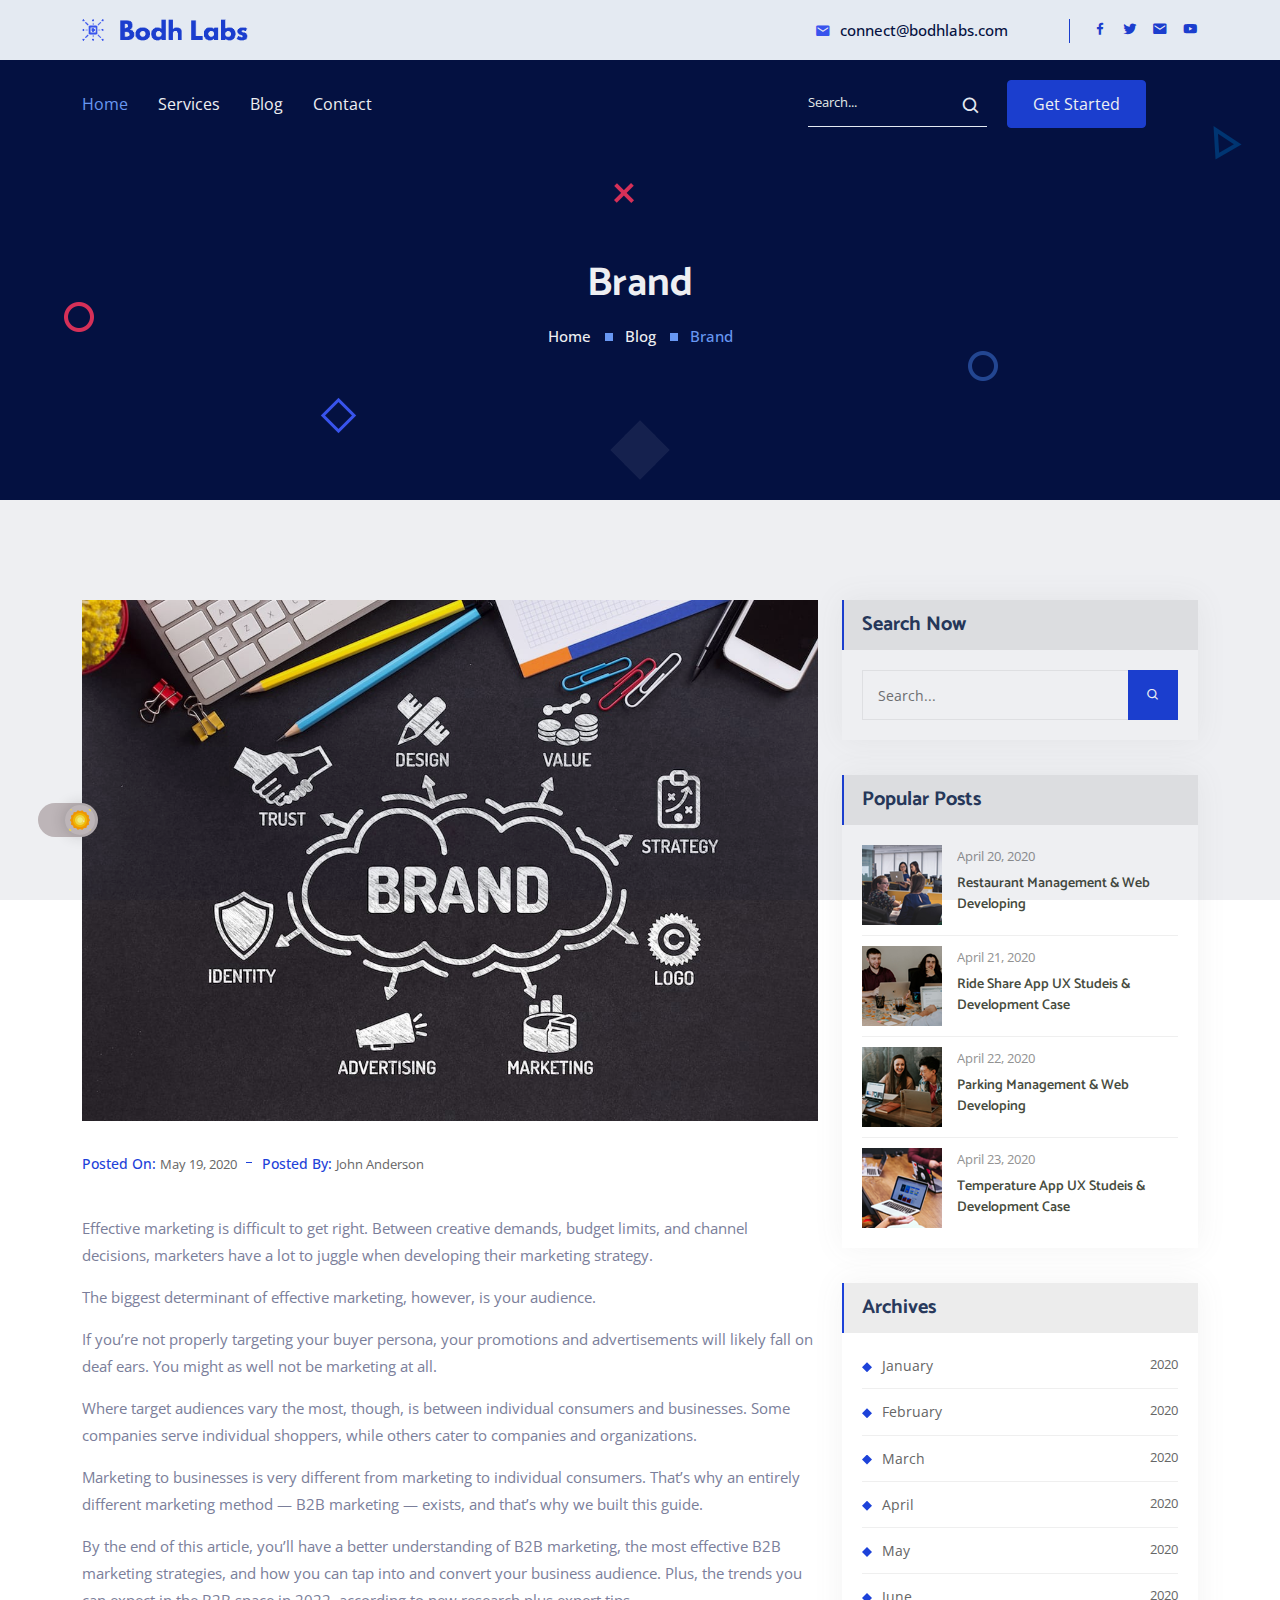
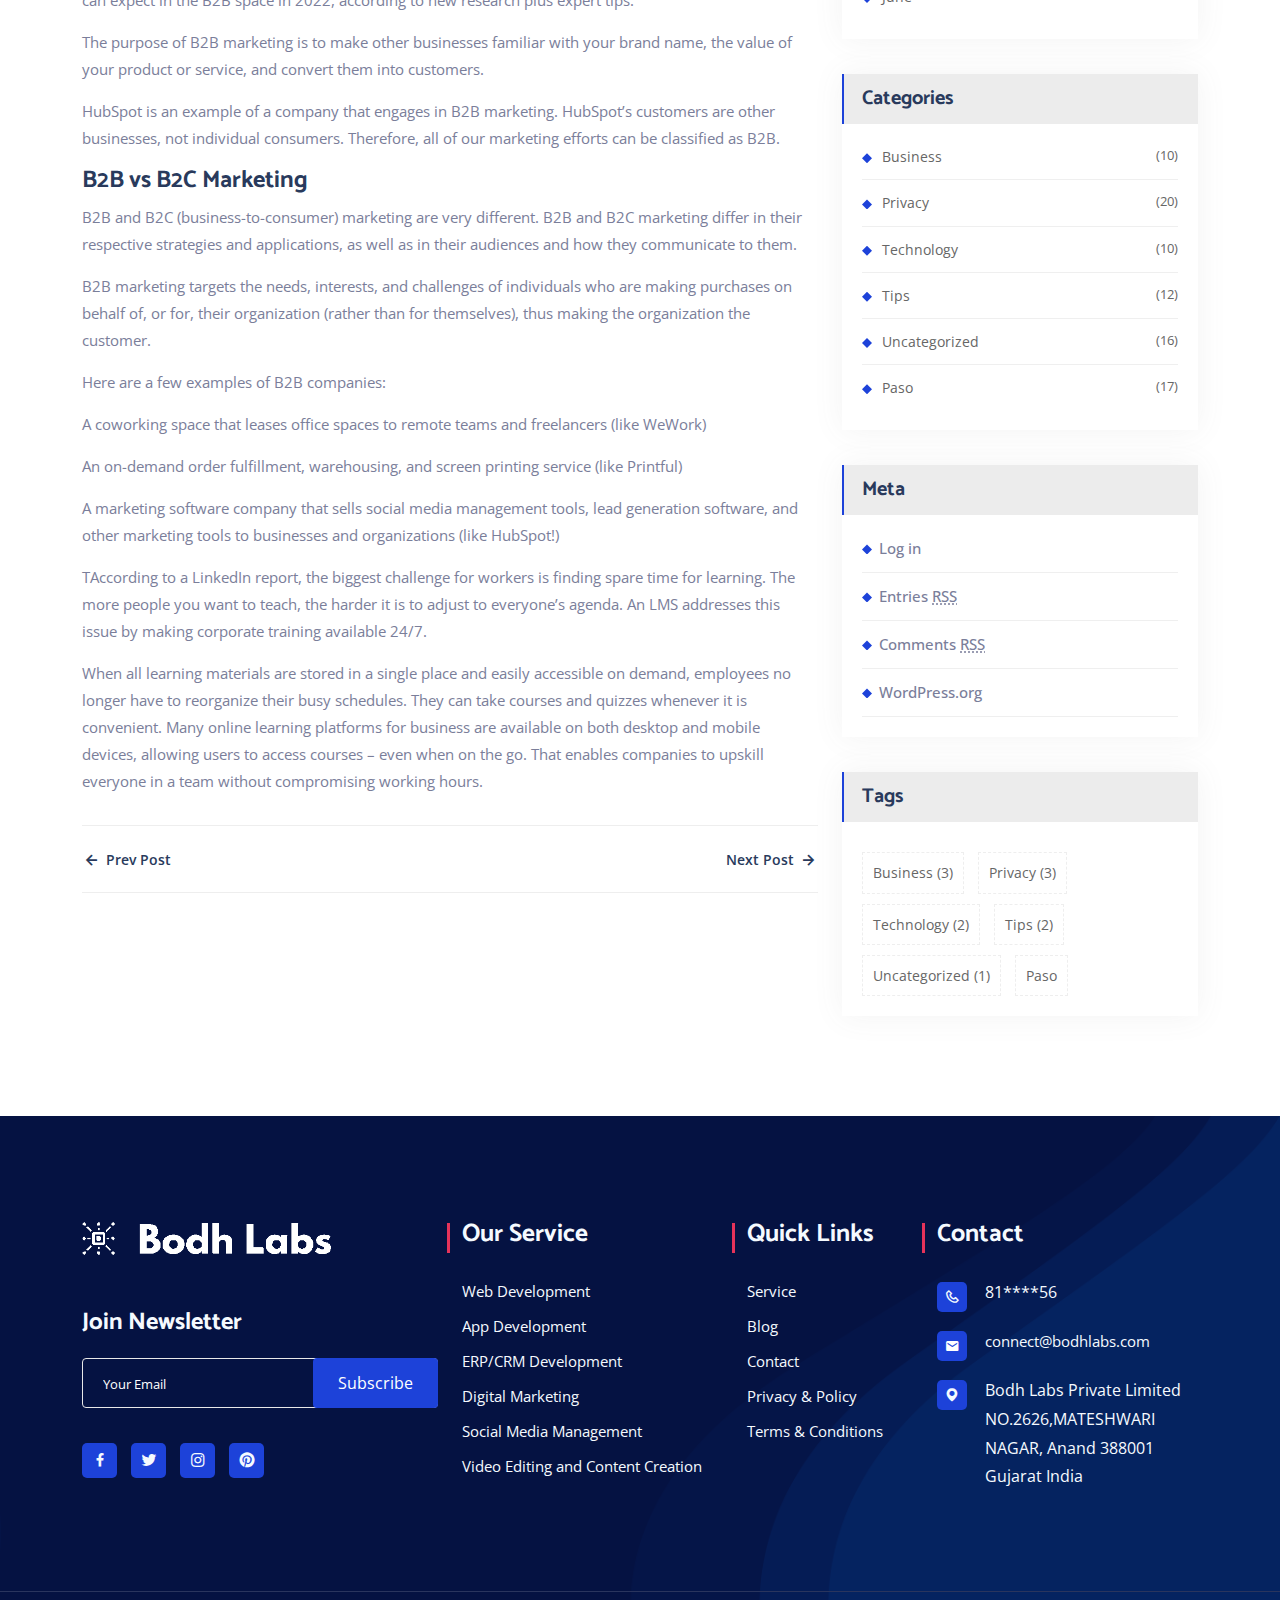
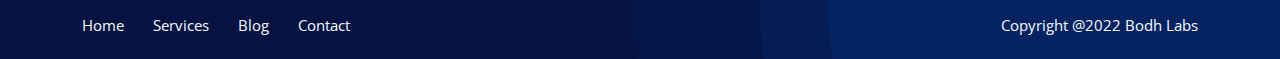
<file: brand.html>
<!DOCTYPE html>
<html lang="zxx">
    <head>
        <!-- Required meta tags -->
        <meta charset="UTF-8" />
        <meta name="viewport" content="width=device-width, initial-scale=1, shrink-to-fit=no"/>
        
        <!-- Bootstrap Min CSS -->
        <link rel="stylesheet" href="assets/css/bootstrap.min.css">
        <!-- MeanMenu Min CSS -->
        <link rel="stylesheet" href="assets/css/meanmenu.min.css"/>
        <!-- Boxicon Min CSS -->
        <link rel="stylesheet" href="assets/css/boxicons.min.css"/>
        <!-- Flaticon CSS -->
        <link rel="stylesheet" href="assets/css/flaticon.css"/>
        <!-- Magnific Min CSS -->
        <link rel="stylesheet" href="assets/css/magnific-popup.min.css"/>
        <!-- Animate Min CSS -->
        <link rel="stylesheet" href="assets/css/animate.min.css"/>
        <!-- Owl Carousel Min CSS -->
        <link rel="stylesheet" href="assets/css/owl.carousel.min.css"/>
        <!-- Main CSS -->
        <link rel="stylesheet" href="assets/css/style.css"/>
        <!-- Dark CSS -->
        <link rel="stylesheet" href="assets/css/dark.css"/>
        <!-- Responsive CSS -->
        <link rel="stylesheet" href="assets/css/responsive.css"/>
        
        <!-- Favicon -->
        <link rel="icon" type="image/png" href="assets/images/favicon.png"/>
        <!-- Tittle -->
        <title>Bodh Labs</title>
    </head>

    <body>
        <!-- PreLoader Start -->
        <div class="loader-content">
            <div class="d-table">
                <div class="d-table-cell">
                    <div class="sk-folding-cube">
                        <div class="sk-cube1 sk-cube"></div>
                        <div class="sk-cube2 sk-cube"></div>
                        <div class="sk-cube4 sk-cube"></div>
                        <div class="sk-cube3 sk-cube"></div>
                    </div>
                </div>
            </div>
        </div>
        <!-- PreLoader End -->

        <!-- Header Area -->
        <header class="header-area">
            <div class="container">
                <div class="row align-items-center">
                    <div class="col-lg-2 col-sm-0">
                        <div class="logo">
                            <a href="index.html"><img src="assets/images/logo(3).png" alt="logo" /></a>
                        </div>
                    </div>
                    <div class="col-lg-8 col-sm-8 text-right pr-0">
                        <div class="header-content-right">
                            <ul class="header-contact">
                                <!-- <li><a href="tel:+1123456789"><i class="bx bxs-phone-call"></i> +1 123 456 789</a></li> -->
                                <li><a href="mailto:connect@bodhlabs.com"><i class="bx bxs-envelope"></i> connect@bodhlabs.com</a></li>
                            </ul>
                        </div>
                    </div>
                    <div class="col-lg-2 col-sm-4 text-right pl-0">
                        <div class="header-content-right">
                            <ul class="header-social">
                                <li>
                                    <a href="#" target="_blank"><i class="bx bxl-facebook"></i></a>
                                </li>
                                <li>
                                    <a href="#" target="_blank"><i class="bx bxl-twitter"></i></a>
                                </li>
                                <li>
                                    <a href="#" target="_blank"> <i class="bx bxs-envelope"></i></a>
                                </li>
                                <li>
                                    <a href="#" target="_blank"> <i class="bx bxl-youtube"></i></a>
                                </li>
                            </ul>
                        </div>
                    </div>
                </div>
            </div>
        </header>
        <!-- End Header Area -->

        <!--Navbar Area -->
        <div class="navbar-area">
            <div class="mobile-nav">
                <a href="index.html" class="logo">
                    <img src="assets/images/logo(3).png" alt="logo" />
                </a>
            </div>

            <div class="main-nav">
                <div class="container">
                    <nav class="navbar navbar-expand-md navbar-light">
                        <div class="collapse navbar-collapse mean-menu" id="navbarSupportedContent">
                            <ul class="navbar-nav text-left">
                                <li class="nav-item">
                                    <a href="./index.html" class="nav-link active">Home</a>
                                    <!-- <ul class="dropdown-menu">
                                        <li class="nav-item">
                                            <a href="index.html" class="nav-link active">Home One</a>
                                        </li>
                                        <li class="nav-item">
                                            <a href="index-2.html" class="nav-link">Home Two</a>
                                        </li>
                                        <li class="nav-item">
                                            <a href="index-3.html" class="nav-link">Home Three</a>
                                        </li>
                                    </ul> -->
                                </li>
                                <li class="nav-item">
                                    <a href="./index.html#services" class="nav-link">Services</a>
                                </li>
                                <li class="nav-item">
                                    <a href="./index.html#blog" class="nav-link ">Blog</a>
                                    <!-- <ul class="dropdown-menu">
                                        <li class="nav-item">
                                            <a href="solutions.html" class="nav-link">Solutions</a>
                                        </li>
                                        <li class="nav-item">
                                            <a href="solutions-details.html" class="nav-link">Solutions Details</a>
                                        </li>
                                    </ul> -->
                                </li>
                                <li class="nav-item">
                                    <a href="./index.html#contact" class="nav-link">Contact</a>
                                    <!-- <ul class="dropdown-menu">
                                        <li class="nav-item">
                                            <a href="case.html" class="nav-link">Case Studies</a>
                                        </li>
                                        <li class="nav-item">
                                            <a href="case-details.html" class="nav-link">Case Studies Details</a>
                                        </li>
                                    </ul> -->
                                </li>
                                
                            </ul>
                        </div>
                        <div class="nav-right">
                            <form>
                                <div class="input-group">
                                    <input type="text" class="form-control search" placeholder="Search..." />
                                </div>
                                <button type="submit">
                                    <i class="bx bx-search"></i>
                                </button>
                            </form>
                        </div>
                        <div class="nav-btn">
                            <a href="./index.html" class="box-btn">Get Started</a>
                        </div>
                    </nav>
                </div>
            </div>
        </div>
        <!-- End Navbar Area -->

        <!-- Start Page Title Area -->
        <div class="page-title-area">
            <div class="container">
                <div class="page-title-content">
                    <h2>Brand</h2>
                    <ul>
                        <li>
                            <a href="index.html">
                                Home 
                            </a>
                        </li>

                        <li>Blog</li>

                        <li class="active">Brand</li>
                    </ul>
                </div>
            </div>
            <div class="page-shape">
                <div class="shape1">
                    <img src="assets/images/shape/1.png" alt="shape" />
                </div>
                <div class="shape3">
                    <img src="assets/images/shape/3.png" alt="shape" />
                </div>
                <div class="shape4">
                    <img src="assets/images/shape/4.png" alt="shape" />
                </div>
                <div class="shape5">
                    <img src="assets/images/shape/5.png" alt="shape" />
                </div>
                <div class="shape6">
                    <img src="assets/images/shape/6.png" alt="shape" />
                </div>
            </div>
        </div>
        <!-- End Page Title Area -->

        <!-- Start Blog Details Area -->
        <section class="blog-details-area ptb-100">
			<div class="container">
				<div class="row">
					<div class="col-lg-8 col-md-12">
						<div class="blog-details-desc">
							<div class="article-image">
								<img src="assets/images/blog-details/blog3.jpeg" alt="image">
							</div>

							<div class="article-content">
								<div class="entry-meta">
									<ul>
										<li><span>Posted On:</span> <a href="#">May 19, 2020</a></li>
										<li><span>Posted By:</span> <a href="#">John Anderson</a></li>
									</ul>
								</div>

								<p class="mt-5">Effective marketing is difficult to get right. Between creative demands, budget limits, and channel decisions, marketers have a lot to juggle when developing their marketing strategy.</p>
								<p >The biggest determinant of effective marketing, however, is your audience.</p>
								<p >If you’re not properly targeting your buyer persona, your promotions and advertisements will likely fall on deaf ears. You might as well not be marketing at all.</p>
								<p >Where target audiences vary the most, though, is between individual consumers and businesses. Some companies serve individual shoppers, while others cater to companies and organizations.</p>
								<p >Marketing to businesses is very different from marketing to individual consumers. That’s why an entirely different marketing method — B2B marketing — exists, and that’s why we built this guide.</p>
								<p >By the end of this article, you’ll have a better understanding of B2B marketing, the most effective B2B marketing strategies, and how you can tap into and convert your business audience. Plus, the trends you can expect in the B2B space in 2022, according to new research plus expert tips. </p>
								<p >The purpose of B2B marketing is to make other businesses familiar with your brand name, the value of your product or service, and convert them into customers.</p>
								<p >HubSpot is an example of a company that engages in B2B marketing. HubSpot’s customers are other businesses, not individual consumers. Therefore, all of our marketing efforts can be classified as B2B.</p>

                                <h4>B2B vs B2C Marketing</h4>
								
								<p>B2B and B2C (business-to-consumer) marketing are very different. B2B and B2C marketing differ in their respective strategies and applications, as well as in their audiences and how they communicate to them.</p>
								<p>B2B marketing targets the needs, interests, and challenges of individuals who are making purchases on behalf of, or for, their organization (rather than for themselves), thus making the organization the customer.</p>
								<p>Here are a few examples of B2B companies:</p>

                                <p>A coworking space that leases office spaces to remote teams and freelancers (like WeWork)
                                <p>
								
								<p>An on-demand order fulfillment, warehousing, and screen printing service (like Printful)
                                </p>

                                <p>A marketing software company that sells social media management tools, lead generation software, and other marketing tools to businesses and organizations (like HubSpot!)</p>
								
								<p>TAccording to a LinkedIn report, the biggest challenge for workers is finding spare time for learning. The more people you want to teach, the harder it is to adjust to everyone’s agenda. An LMS addresses this issue by making corporate training available 24/7.</p>
								<p>When all learning materials are stored in a single place and easily accessible on demand, employees no longer have to reorganize their busy schedules. They can take courses and quizzes whenever it is convenient. Many online learning platforms for business are available on both desktop and mobile devices, allowing users to access courses – even when on the go. That enables companies to upskill everyone in a team without compromising working hours. </p>

							</div>

							<!-- <div class="article-footer">
								<div class="article-tags">
									<span><i class='bx bx-share-alt'></i></span>

									<a href="#">Share</a>
								</div>

								<div class="article-share">
									<ul class="social">
										<li>
											<a href="#" target="_blank">
												<i class='bx bxl-facebook'></i>
											</a>
										</li>
										<li>
											<a href="#" target="_blank">
												<i class='bx bxl-twitter'></i>
											</a>
										</li>
										<li>
											<a href="#" target="_blank">
												<i class='bx bxl-linkedin'></i>
											</a>
										</li>
										<li>
											<a href="#" target="_blank">
												<i class='bx bxl-pinterest-alt'></i>
											</a>
										</li>
										
									</ul>
								</div>
							</div> -->

							<div class="post-navigation">
								<div class="navigation-links">
									<div class="nav-previous">
										<a href="#"><i class='bx bx-left-arrow-alt'></i> Prev Post</a>
									</div>

									<div class="nav-next">
										<a href="#">Next Post <i class='bx bx-right-arrow-alt'></i></a>
									</div>
								</div>
							</div>

							<!-- <div class="comments-area">
								<h3 class="comments-title">2 Comments:</h3>

								<ol class="comment-list">
									<li class="comment">
										<div class="comment-body">
											<footer class="comment-meta">
												<div class="comment-author vcard">
													<img src="assets/images/blog-details/comment-img-1.jpg" class="avatar" alt="image">
													<b class="fn">John Jones</b>
													<span class="says">says:</span>
												</div>

												<div class="comment-metadata">
													<a href="#">
														<span>April  24, 2020 at 10:59 am</span>
													</a>
												</div>
											</footer>

											<div class="comment-content">
												<p>Lorem Ipsum has been the industry’s standard dummy text ever since the 1500s, when an unknown printer took a galley of type and scrambled it to make a type.</p>
											</div>

											<div class="reply">
												<a href="#" class="comment-reply-link">Reply</a>
											</div>
										</div>

										<ol class="children">
											<li class="comment">
												<div class="comment-body">
													<footer class="comment-meta">
														<div class="comment-author vcard">
															<img src="assets/images/blog-details/comment-img-2.jpg" class="avatar" alt="image">
															<b class="fn">Steven Smith</b>
															<span class="says">says:</span>
														</div>
			
														<div class="comment-metadata">
															<a href="#">
																<span>April  24, 2020 at 10:59 am</span>
															</a>
														</div>
													</footer>
			
													<div class="comment-content">
														<p>Sed ut perspiciatis unde omnis iste natus error sit voluptatem accusantium doloremque laudantium, totam rem aperiam, eaque ipsa quae ab illo inventore veritatis et quasi architecto beatae vitae dicta sunt explicabo. Nemo enim</p>
													</div>
			
													<div class="reply">
														<a href="#" class="comment-reply-link">Reply</a>
													</div>
												</div>
											</li>
										</ol>
									</li>

									<li class="comment">
										<div class="comment-body">
											<footer class="comment-meta">
												<div class="comment-author vcard">
													<img src="assets/images/blog-details/comment-img-3.jpg" class="avatar" alt="image">
													<b class="fn">John Doe</b>
													<span class="says">says:</span>
												</div>

												<div class="comment-metadata">
													<a href="#">
														<span>April  24, 2020 at 10:59 am</span>
													</a>
												</div>
											</footer>

											<div class="comment-content">
												<p>Lorem Ipsum has been the industry’s standard dummy text ever since the 1500s, when an unknown printer took a galley of type and scrambled it to make a type.</p>
											</div>

											<div class="reply">
												<a href="#" class="comment-reply-link">Reply</a>
											</div>
										</div>
									</li>
								</ol>

								<div class="comment-respond">
									<h3 class="comment-reply-title">Leave a Reply</h3>

									<form class="comment-form">
										<p class="comment-notes">
											<span id="email-notes">Your email address will not be published.</span>
											Required fields are marked 
											<span class="required">*</span>
										</p>
										<p class="comment-form-author">
											<label>Name <span class="required">*</span></label>
											<input type="text" id="author" name="author" required="required">
										</p>
										<p class="comment-form-email">
											<label>Email <span class="required">*</span></label>
											<input type="email" id="email" name="email" required="required">
										</p>
										<p class="comment-form-url">
											<label>Website</label>
											<input type="url" id="url" name="url">
										</p>
										<p class="comment-form-comment">
											<label>Comment</label>
											<textarea name="comment" id="comment" cols="45" rows="5" maxlength="65525" required="required"></textarea>
										</p>
										<p class="form-submit">
											<input type="submit" name="submit" id="submit" class="submit" value="Post A Comment">
										</p>
									</form>
								</div>
							</div> -->
						</div>
					</div>

					<div class="col-lg-4 col-md-12">
						<aside class="widget-area" id="secondary">
							<div class="widget widget_search">
								<h3 class="widget-title">Search Now</h3>
								<div class="post-wrap">
									<form class="search-form">
										<label>
											<span class="screen-reader-text">Search for:</span>
											<input type="search" class="search-field" placeholder="Search...">
										</label>
										<button type="submit"><i class='bx bx-search'></i></button>
									</form>
								</div>
							</div>

							<section class="widget widget-peru-posts-thumb">
								<h3 class="widget-title">Popular Posts</h3>
								<div class="post-wrap">
									<article class="item">
										<a href="blog-details.html" class="thumb">
											<span class="fullimage cover bg1" role="img"></span>
										</a>
										<div class="info">
											<time datetime="2020-06-30">April 20, 2020</time>
											<h4 class="title usmall">
												<a href="blog-details.html">
													Restaurant Management & Web Developing
												</a>
											</h4>
										</div>
	
										<div class="clear"></div>
									</article>
	
									<article class="item">
										<a href="blog-details.html" class="thumb">
											<span class="fullimage cover bg2" role="img"></span>
										</a>
										<div class="info">
											<time datetime="2020-06-30">April 21, 2020</time>
											<h4 class="title usmall">
												<a href="blog-details.html">
													Ride Share App UX Studeis & Development Case
												</a>
											</h4>
										</div>
	
										<div class="clear"></div>
									</article>
	
									<article class="item">
										<a href="blog-details.html" class="thumb">
											<span class="fullimage cover bg3" role="img"></span>
										</a>
										<div class="info">
											<time datetime="2020-06-30">April  22, 2020</time>
											<h4 class="title usmall">
												<a href="blog-details.html">
													Parking Management & Web Developing
												</a> 
											</h4>
										</div>
	
										<div class="clear"></div>
									</article>
									
									<article class="item">
										<a href="blog-details.html" class="thumb">
											<span class="fullimage cover bg4" role="img"></span>
										</a>
										<div class="info">
											<time datetime="2020-06-30">April 23, 2020</time>
											<h4 class="title usmall">
												<a href="blog-details.html">
													Temperature App UX Studeis & Development Case
												</a>
											</h4>
										</div>
	
										<div class="clear"></div>
									</article>
								</div>
							</section>

							<section class="widget widget_categories">
								<h3 class="widget-title">Archives</h3>
								<div class="post-wrap">
									<ul>
										<li>
											<a href="#">January <span>2020</span></a>
										</li>
										<li>
											<a href="#">February <span>2020</span></a>
										</li>
										<li>
											<a href="#">March <span>2020</span></a>
										</li>
										<li>
											<a href="#">April <span>2020</span></a>
										</li>
										<li>
											<a href="#">May <span>2020</span></a>
										</li>
										<li>
											<a href="#">June <span>2020</span></a>
										</li>
									</ul>
								</div>
							</section>
							
							<section class="widget widget_categories">
								<h3 class="widget-title">Categories</h3>
								<div class="post-wrap">
									<ul>
										<li>
											<a href="#">Business <span>(10)</span></a>
										</li>
										<li>
											<a href="#">Privacy <span>(20)</span></a>
										</li>
										<li>
											<a href="#">Technology <span>(10)</span></a>
										</li>
										<li>
											<a href="#">Tips <span>(12)</span></a>
										</li>
										<li>
											<a href="#">Uncategorized <span>(16)</span></a>
										</li>
										<li>
											<a href="#">Paso <span>(17)</span></a>
										</li>
									</ul>
								</div>
							</section>

							<section class="widget widget_meta">
                                <h3 class="widget-title">Meta</h3>
								<div class="post-wrap">
									<ul>
										<li><a href="log-in.html">Log in</a></li>
										<li><a href="#">Entries <abbr title="Really Simple Syndication">RSS</abbr></a></li>
										<li><a href="#">Comments <abbr title="Really Simple Syndication">RSS</abbr></a></li>
										<li><a href="#">WordPress.org</a></li>
									</ul>
								</div>
                            </section>

							<section class="widget widget_tag_cloud">
								<h3 class="widget-title">Tags</h3>
								<div class="post-wrap">
									<div class="tagcloud">
										<a href="#">Business (3)</a>
										<a href="#">Privacy (3)</a>
										<a href="#">Technology (2)</a>
										<a href="#">Tips (2)</a>
										<a href="#">Uncategorized (1)</a>
										<a href="#">Paso </a>
									</div>
								</div>
							</section>       
						</aside>
					</div>
				</div>
			</div>
		</section>
		<!-- End Blog Details Area -->

        <!-- Footer Area -->
        <footer class="footer-area pt-100">
            <div class="container">
                <div class="row">
                    <div class="col-lg-4 col-md-6">
                        <div class="content">
                            <div class="logo">
                                <a href="index.html"><img src="assets/images/logo(4).png" alt="logo" class="footer_logo"/></a>
                            </div>
                            <!-- <p>
                                Lorem ipsum dolor sit amet, mattetur adipiscing elit, sed do eiusmod.
                            </p> -->
                            <div class="subscribe mt-5">
                                <h4>Join Newsletter</h4>
                                <form class="newsletter-form" data-toggle="validator">
                                    <input type="email" id="emails" class="form-control" placeholder="Your Email" name="EMAIL" required autocomplete="off">

                                    <button class="box-btn" type="submit">
                                        Subscribe
                                    </button>

                                    <div id="validator-newsletter" class="form-result"></div>
                                </form>
                            </div>

                            <ul class="social">
                                <li>
                                    <a href="#" target="_blank"><i class='bx bxl-facebook' ></i></a>
                                </li>
                                <li>
                                    <a href="#" target="_blank"><i class='bx bxl-twitter' ></i></a>
                                </li>
                                <li>
                                    <a href="#" target="_blank"><i class='bx bxl-instagram' ></i></a>
                                </li>
                                <li>
                                    <a href="#" target="_blank"><i class='bx bxl-pinterest' ></i></a>
                                </li>
                            </ul>
                        </div>
                    </div>
                    <div class="col-lg-3 col-md-6">
                        <div class="content ml-15">
                            <h3>Our Service</h3>
                            <ul class="footer-list">
                                <li><a href="./web-development.html">Web Development</a></li>
                                <li><a href="./app-development.html"> App Development</a></li>
                                <li><a href="./erp_crm-development.html">ERP/CRM Development</a></li>
                                <li><a href="./digital-marketing.html">Digital Marketing</a></li>
                                <li><a href="./social-media-management.html">Social Media Management</a></li>
                                <li><a href="./video-editing.html">Video Editing and Content Creation</a></li>
                            </ul>
                        </div>
                    </div>
                    <div class="col-lg-2 col-md-6">
                        <div class="content">
                            <h3>Quick Links</h3>
                            <ul class="footer-list">
                                <!-- <li><a href="faq.html">FAQ</a></li> -->
                                <li><a href="./index.html#services">Service</a></li>
                                <li><a href="./index.html#blog">Blog</a></li>
                                <li><a href="./index.html#contact">Contact</a></li>
                                <li><a href="./privacy_policy.html">Privacy & Policy</a></li>
                                <li><a href="./terms-condition.html">Terms & Conditions</a></li>
                                <!-- <li><a href="#">Data Analysis</a></li> -->
                            </ul>
                        </div>
                    </div>
                    <div class="col-lg-3 col-md-6">
                        <div class="content contacts">
                            <h3 class="ml-40">Contact</h3>
                            <ul class="footer-list foot-social">
                                <!-- <li><a href="tel:+1123456789"><i class="bx bx-mobile-alt"></i> +1 123 456 789</a></li> -->
                                <!-- <li><a href="tel:+1975456789"><i class="bx bx-phone"></i> +1 975 456 789</a></li> -->
                                <li><i class="bx bx-phone"></i> 81****56</li>
                                <li><a href="mailto:connect@bodhlabs.com"><i class="bx bxs-envelope"></i>connect@bodhlabs.com</a></li>
                                <!-- <li><a href="mailto:support@paso.com"><i class="bx bxs-envelope"></i> support@paso.com</a></li> -->
                                <li><i class="bx bxs-map"></i> Bodh Labs Private Limited 
                                    NO.2626,MATESHWARI NAGAR,
                                    Anand 388001
                                    Gujarat
                                    India</li>
                            </ul>
                        </div>
                    </div>
                </div>
            </div>
            <div class="copy-area">
                <div class="container">
                    <div class="row">
                        <div class="col-lg-6">
                            <ul class="menu">
                                <li><a href="index.html">Home</a></li>
                                <!-- <li><a href="about.html">About</a></li> -->
                                <!-- <li><a href="solutions.html">Solutions</a></li> -->
                                <li><a href="./index.html#services">Services</a></li>
                                <li><a href="./index.html#blog">Blog</a></li>
                                <li><a href="./index.html#contact">Contact</a></li>
                            </ul>
                        </div>
                        <div class="col-lg-6">
                            <p class="right">
                                Copyright @2022 Bodh Labs
                                <!-- . Designed By
                                <a href="https://hibootstrap.com/" target="_blank">HiBootstrap.com</a> -->
                            </p>
                        </div>
                    </div>
                </div>
            </div>
        </footer>
        <!-- End Footer Area -->

        <!-- Start Go Top Area -->
        <div class="go-top">
            <i class='bx bx-chevrons-up'></i>
            <i class='bx bx-chevrons-up'></i>
        </div>
        <!-- End Go Top Area -->
        

        <!-- jQuery Min JS -->
        <script src="assets/js/jquery.min.js"></script>
        <!-- Bootstrap Bundle Min JS -->
        <script src="assets/js/bootstrap.bundle.min.js"></script>
        <!-- MeanMenu Min JS -->
        <script src="assets/js/meanmenu.min.js"></script>
        <!-- Magnific Popup Min JS -->
        <script src="assets/js/magnific-popup.min.js"></script>
        <!-- Owl carasol Min Js -->
        <script src="assets/js/owl.carousel.min.js"></script>
        <!-- Wow Min js -->
        <script src="assets/js/wow.min.js"></script>
        <!-- Isotope MinJs -->
        <script src="assets/js/isotope.pkgd.min.js"></script>
        <!-- Form Ajaxchimp Min JS -->
        <script src="assets/js/ajaxchimp.min.js"></script>
        <!-- Form Validator Js  -->
        <script src="assets/js/form-validator.min.js"></script>
        <!-- Contact Form Min Js -->
        <script src="assets/js/contact-form-script.js"></script>
        <!-- Main js -->
        <script src="assets/js/main.js"></script>
    </body>
</html>
</file>
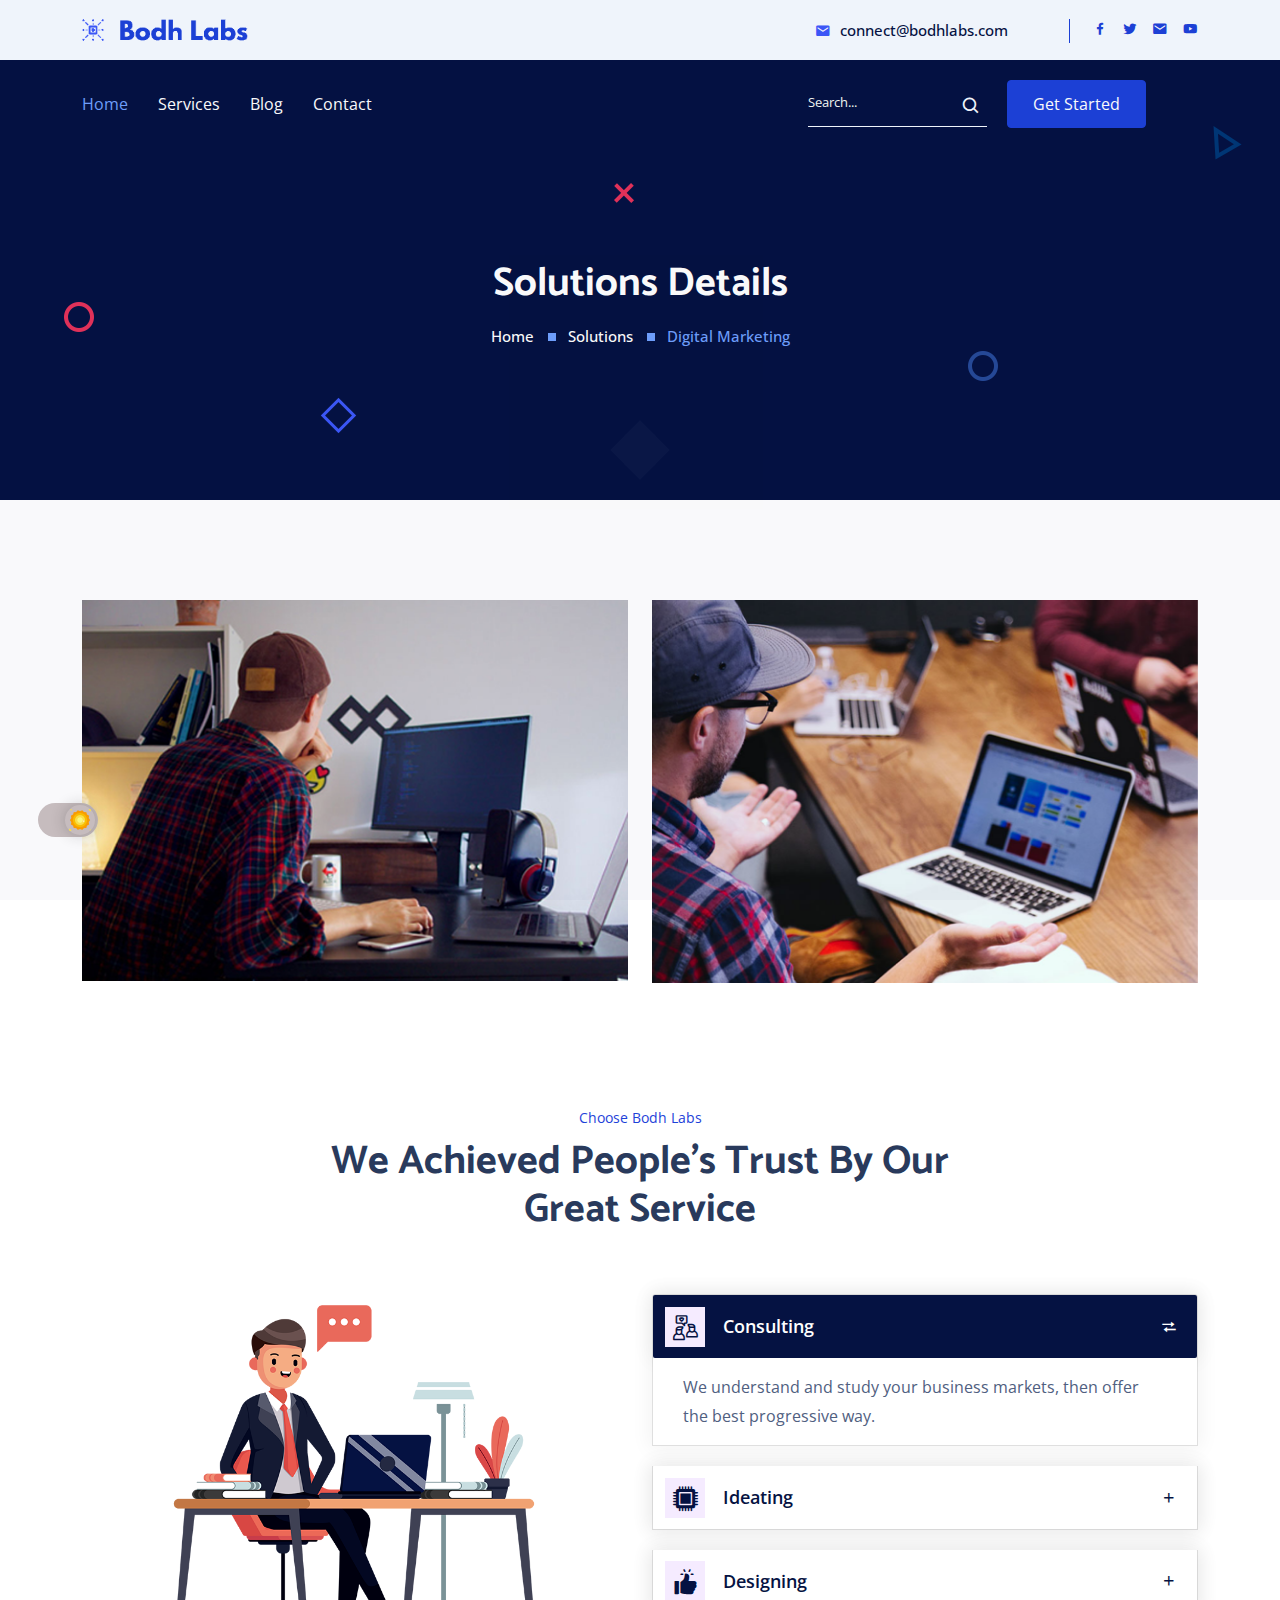
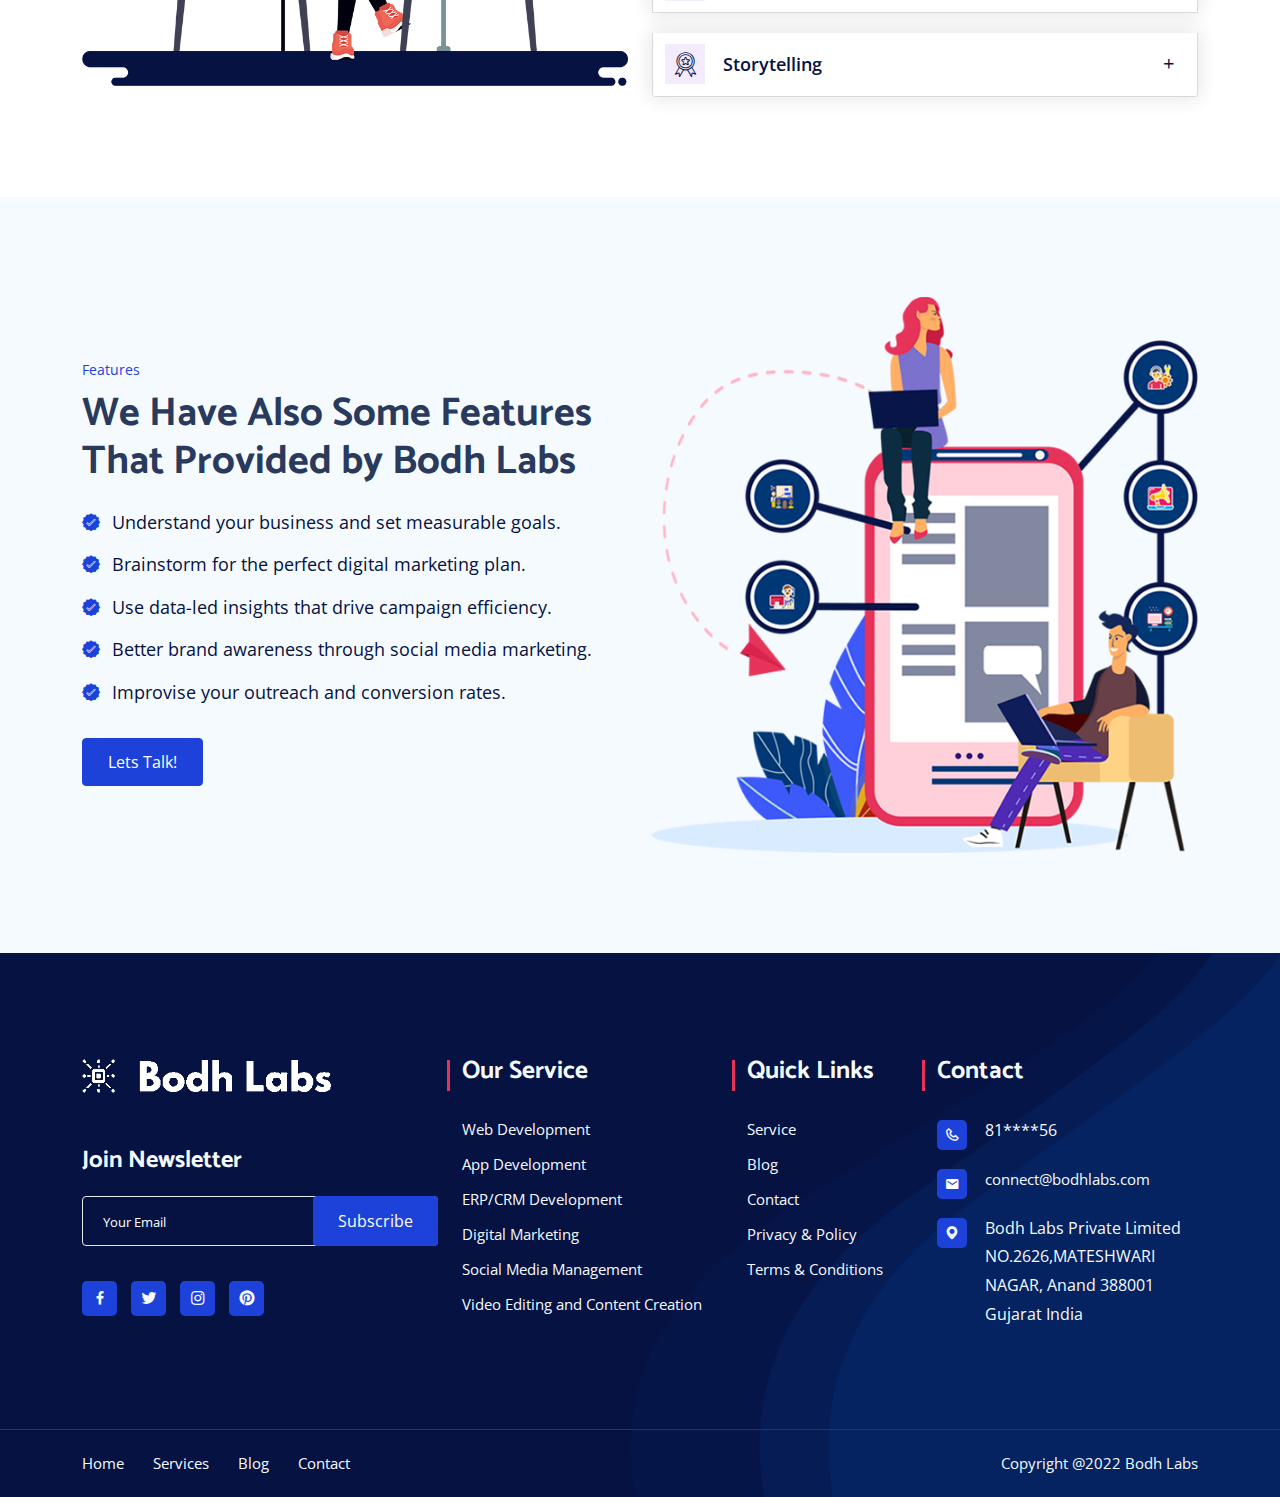
<file: digital-marketing.html>
<!DOCTYPE html>
<html lang="zxx">

    <head>
        <!-- Required meta tags -->
        <meta charset="UTF-8" />
        <meta name="viewport" content="width=device-width, initial-scale=1, shrink-to-fit=no"/>
        
        <!-- Bootstrap Min CSS -->
        <link rel="stylesheet" href="assets/css/bootstrap.min.css">
        <!-- MeanMenu Min CSS -->
        <link rel="stylesheet" href="assets/css/meanmenu.min.css"/>
        <!-- Boxicon Min CSS -->
        <link rel="stylesheet" href="assets/css/boxicons.min.css"/>
        <!-- Flaticon CSS -->
        <link rel="stylesheet" href="assets/css/flaticon.css"/>
        <!-- Magnific Min CSS -->
        <link rel="stylesheet" href="assets/css/magnific-popup.min.css"/>
        <!-- Animate Min CSS -->
        <link rel="stylesheet" href="assets/css/animate.min.css"/>
        <!-- Owl Carousel Min CSS -->
        <link rel="stylesheet" href="assets/css/owl.carousel.min.css"/>
        <!-- Main CSS -->
        <link rel="stylesheet" href="assets/css/style.css"/>
        <!-- Dark CSS -->
        <link rel="stylesheet" href="assets/css/dark.css"/>
        <!-- Responsive CSS -->
        <link rel="stylesheet" href="assets/css/responsive.css"/>
        
        <!-- Favicon -->
        <link rel="icon" type="image/png" href="assets/images/favicon.png"/>
        <!-- Tittle -->
        <title>Paso - IT Solutions & Digital Services HTML Template</title>
    </head>

    <body>
        <!-- PreLoader Start -->
        <div class="loader-content">
            <div class="d-table">
                <div class="d-table-cell">
                    <div class="sk-folding-cube">
                        <div class="sk-cube1 sk-cube"></div>
                        <div class="sk-cube2 sk-cube"></div>
                        <div class="sk-cube4 sk-cube"></div>
                        <div class="sk-cube3 sk-cube"></div>
                    </div>
                </div>
            </div>
        </div>
        <!-- PreLoader End -->

        <!-- Header Area -->
        <header class="header-area">
            <div class="container">
                <div class="row align-items-center">
                    <div class="col-lg-2 col-sm-0">
                        <div class="logo">
                            <a href="index.html"><img src="assets/images/logo(3).png" alt="logo" /></a>
                        </div>
                    </div>
                    <div class="col-lg-8 col-sm-8 text-right pr-0">
                        <div class="header-content-right">
                            <ul class="header-contact">
                                <!-- <li><a href="tel:+1123456789"><i class="bx bxs-phone-call"></i> +1 123 456 789</a></li> -->
                                <li><a href="mailto:connect@bodhlabs.com"><i class="bx bxs-envelope"></i> connect@bodhlabs.com</a></li>
                            </ul>
                        </div>
                    </div>
                    <div class="col-lg-2 col-sm-4 text-right pl-0">
                        <div class="header-content-right">
                            <ul class="header-social">
                                <li>
                                    <a href="#" target="_blank"><i class="bx bxl-facebook"></i></a>
                                </li>
                                <li>
                                    <a href="#" target="_blank"><i class="bx bxl-twitter"></i></a>
                                </li>
                                <li>
                                    <a href="#" target="_blank"> <i class="bx bxs-envelope"></i></a>
                                </li>
                                <li>
                                    <a href="#" target="_blank"> <i class="bx bxl-youtube"></i></a>
                                </li>
                            </ul>
                        </div>
                    </div>
                </div>
            </div>
        </header>
        <!-- End Header Area -->

        <!--Navbar Area -->
        <div class="navbar-area">
            <div class="mobile-nav">
                <a href="index.html" class="logo">
                    <img src="assets/images/logo(3).png" alt="logo" />
                </a>
            </div>

            <div class="main-nav">
                <div class="container">
                    <nav class="navbar navbar-expand-md navbar-light">
                        <div class="collapse navbar-collapse mean-menu" id="navbarSupportedContent">
                            <ul class="navbar-nav text-left">
                                <li class="nav-item">
                                    <a href="./index.html" class="nav-link active">Home</a>
                                    <!-- <ul class="dropdown-menu">
                                        <li class="nav-item">
                                            <a href="index.html" class="nav-link active">Home One</a>
                                        </li>
                                        <li class="nav-item">
                                            <a href="index-2.html" class="nav-link">Home Two</a>
                                        </li>
                                        <li class="nav-item">
                                            <a href="index-3.html" class="nav-link">Home Three</a>
                                        </li>
                                    </ul> -->
                                </li>
                                <li class="nav-item">
                                    <a href="./index.html#services" class="nav-link">Services</a>
                                </li>
                                <li class="nav-item">
                                    <a href="./index.html#blog" class="nav-link ">Blog</a>
                                    <!-- <ul class="dropdown-menu">
                                        <li class="nav-item">
                                            <a href="solutions.html" class="nav-link">Solutions</a>
                                        </li>
                                        <li class="nav-item">
                                            <a href="solutions-details.html" class="nav-link">Solutions Details</a>
                                        </li>
                                    </ul> -->
                                </li>
                                <li class="nav-item">
                                    <a href="./index.html#contact" class="nav-link">Contact</a>
                                    <!-- <ul class="dropdown-menu">
                                        <li class="nav-item">
                                            <a href="case.html" class="nav-link">Case Studies</a>
                                        </li>
                                        <li class="nav-item">
                                            <a href="case-details.html" class="nav-link">Case Studies Details</a>
                                        </li>
                                    </ul> -->
                                </li>
                                
                            </ul>
                        </div>
                        <div class="nav-right">
                            <form>
                                <div class="input-group">
                                    <input type="text" class="form-control search" placeholder="Search..." />
                                </div>
                                <button type="submit">
                                    <i class="bx bx-search"></i>
                                </button>
                            </form>
                        </div>
                        <div class="nav-btn">
                            <a href="./index.html" class="box-btn">Get Started</a>
                        </div>
                    </nav>
                </div>
            </div>
        </div>
        <!-- End Navbar Area -->

        <!-- Start Page Title Area -->
        <div class="page-title-area">
            <div class="container">
                <div class="page-title-content">
                    <h2>Solutions Details</h2>
                    <ul>
                        <li>
                            <a href="index.html">
                                Home 
                            </a>
                        </li>

                        <li>Solutions</li>

                        <li class="active">Digital Marketing</li>
                    </ul>
                </div>
            </div>
            <div class="page-shape">
                <div class="shape1">
                    <img src="assets/images/shape/1.png" alt="shape" />
                </div>
                <div class="shape3">
                    <img src="assets/images/shape/3.png" alt="shape" />
                </div>
                <div class="shape4">
                    <img src="assets/images/shape/4.png" alt="shape" />
                </div>
                <div class="shape5">
                    <img src="assets/images/shape/5.png" alt="shape" />
                </div>
                <div class="shape6">
                    <img src="assets/images/shape/6.png" alt="shape" />
                </div>
            </div>
        </div>
        <!-- End Page Title Area -->

        <!-- Start Services Details Area -->
		<section class="services-details-area pt-100">
			<div class="container">
				<div class="row">
					<div class="col-lg-6">
						<div class="services-img mb">
							<img src="assets/images/solutions-details/1.png" alt="Image">
						</div>
					</div>
					<div class="col-lg-6">
						<div class="services-item-wrap owl-carousel owl-theme">
							<div class="services-item">
								<img src="assets/images/solutions-details/2.png" alt="Image">
							</div>
							<div class="services-item">
								<img src="assets/images/solutions-details/3.png" alt="Image">
							</div>
							<div class="services-item">
								<img src="assets/images/solutions-details/4.png" alt="Image">
							</div>
						</div>
                    </div>
                    
                    <!-- <div class="col-12">
                        <div class="services-details-text">
                            <h2>Get exceptional results. Drive business results.</h2>
                            <h3>Our Bright and Youthful Team</h3>
                            <p>Our bright and youthful team is truly digital pioneers. Not only do we have substantial expertise and a successful record with digital media, but we all grew up with it! The brand and beyond team is always one step ahead of the curve, and we assist our clients to become early adopters as well.</p>
    
                            <p>Our campaigns and innovative strategies have a proven record of generating high-quality leads and visitors to your website, as well as facilitating them in converting. We believe compelling content, focused messaging, and captivating campaigns are all essential components of digital marketing.</p>
    
                            <ul>
                                <li>Conversion-driven SEO marketing</li>
                                <li>Optimising Pay-Per-Click (PPC) advertising to maximise Return on Investment (ROI)</li>
                                <li>Increase traffic and conversions with social media advertising</li>
                            </ul>
                            
                        </div>
                    </div> -->
				</div>

				<!-- <div class="scrives-item-2 mt-4 ">
					<div class="row align-items-center">
						<div class="col-lg-4">
							<div class="services-img mb-qc">
								<img src="assets/images/solutions-details/5.png" alt="Image">
							</div>
						</div>
	
						<div class="col-lg-8">
							<h3>QA Testing</h3>
							<p>There are many variations of passages of Lorem Ipsum available, but the majority have suffered alteration in some form, by injected humour, or randomised words which don't look even slightly believable. If you are going to use a passage of Lorem Ipsum, you need to be sure there isn't anything embarrassing hidden in the middle of text. All the Lorem Ipsum generators on the Internet tend to repeat predefined chunks as necessary, making this the first true generator on the Internet. It uses a dictionary of over 200 Latin words, combined with a handful of model sentence structures, to generate Lorem Ipsum which looks reasonable. The generated Lorem Ipsum is therefore always free from repetition necessary, making this the first as necessary, making this</p>
						</div>
					</div>
				</div> -->
				
				<!-- <div class="scrives-item-3 mt-4">
					<div class="row align-items-center">
						<div class="col-lg-6 col-sm-6">
							<div class="social">
								<ul class="social-link">
									<li>
										<a href="#">
											<i class="bx bxl-facebook"></i>
										</a>
									</li>
									<li>
										<a href="#">
											<i class="bx bxl-twitter"></i>
										</a>
									</li>
									<li>
										<a href="#">
											<i class="bx bxl-pinterest-alt"></i>
										</a>
									</li>
									<li>
										<a href="#">
											<i class="bx bxl-instagram"></i>
										</a>
									</li>
								</ul>
							</div>
						</div>

						<div class="col-lg-6 col-sm-6">
							<div class="share">
								<a href="#">
									<i class="bx bx-share-alt"></i>
									Share
								</a>
							</div>
						</div>
					</div>
				</div> -->
			</div>
		</section>
		<!-- End Services Details Area -->

        <!-- Choose Area -->
        <section class="choose-area ptb-100">
            <div class="container">
                <div class="section-title">
                    <span>Choose Bodh Labs</span>
                    <h2>We Achieved People’s Trust by Our Great Service</h2>
                    <!-- <p> Lorem ipsum dolor sit amet, consectetur adipiscing elit, sed do eiusmod tempor incididunt ut labore et dolore magna aliqua. Quis ipsum suspendisse.</p> -->
                </div>
                <div class="row align-items-center">
                    <div class="col-lg-6">
                        <div class="choose-img">
                            <img src="assets/images/choose-img.png" alt="choose" />
                        </div>
                    </div>

                    <div class="col-lg-6">
                        <div class="choose-content">
                            <div class="faq-accordion">
                                <ul class="accordion">
                                    <li class="accordion-item">
                                        <div class="icon">
                                            <i class="flaticon-friends"></i>
                                        </div>
                                        <a class="accordion-title active" href="javascript:void(0)">
                                            <i class="bx bx-plus"></i> 
                                            Consulting
                                        </a>
                                        <p class="accordion-content show">
                                            We understand and study your business markets, then offer the best progressive way.
                                        </p>
                                    </li>

                                    <li class="accordion-item">
                                        <div class="icon">
                                            <i class="flaticon-chip"></i>
                                        </div>
                                        <a class="accordion-title" href="javascript:void(0)">
                                            <i class="bx bx-plus"></i>
                                            Ideating
                                        </a>
                                        <p class="accordion-content">
                                            We ideate tailor-made, budget-friendly plans exclusively for your business needs.
                                        </p>
                                    </li>

                                    <li class="accordion-item">
                                        <div class="icon">
                                            <i class="flaticon-like"></i>
                                        </div>
                                        <a class="accordion-title" href="javascript:void(0)">
                                            <i class="bx bx-plus"></i>
                                            Designing
                                        </a>
                                        <p class="accordion-content">
                                            We provide you with the guidance that is most likely utilized to get the fastest and best ROI.
                                        </p>
                                    </li>

                                    <li class="accordion-item">
                                        <div class="icon">
                                            <i class="flaticon-award"></i>
                                        </div>
                                        <a class="accordion-title" href="javascript:void(0)">
                                            <i class="bx bx-plus"></i>Storytelling
                                        </a>
                                        <p class="accordion-content">
                                            We have appealing content merged with storytelling techniques that cater to your target audience.
                                        </p>
                                    </li>
                                </ul>
                            </div>
                        </div>
                    </div>
                </div>
            </div>
        </section>
        <!-- End Choose Area -->

        <!-- Feature Area -->
        <section class="feature-area bg-color ptb-100">
            <div class="container">
                <div class="row align-items-center">
                    <div class="col-lg-6">
                        <div class="contnet">
                            <div class="feature-tittle">
                                <span>Features</span>
                                <h2>We Have Also Some Features That Provided by Bodh Labs</h2>
                                <!-- <p>Lorem ipsum dolor, sit amet consectetur adipisicing elit. Incidunt consectetur, beatae quod eaque reprehenderit non ab quibusdam doloribus voluptatibus! Voluptatum aspernatur quasi id dolore doloremque quo vero</p> -->
                            </div>

                            <ul>
                                <li>
                                    <i class="flaticon-correct"></i>
                                    Understand your business and set measurable goals.
                                </li>
                                <li>
                                    <i class="flaticon-correct"></i>
                                    Brainstorm for the perfect digital marketing plan.
                                </li>
                                <li>
                                    <i class="flaticon-correct"></i>
                                    Use data-led insights that drive campaign efficiency.
                                </li>
                                <li>
                                    <i class="flaticon-correct"></i>
                                    Better brand awareness through social media marketing.
                                </li>
                                <li>
                                    <i class="flaticon-correct"></i>
                                    Improvise your outreach and conversion rates.
                                </li>
                            </ul>
                            <a href="./index.html#contact" class="box-btn">Lets Talk!</a>
                        </div>
                    </div>

                    <div class="col-lg-6">
                        <div class="feature-img">
                            <img src="assets/images/feature-img.png" alt="feature" />
                        </div>
                    </div>
                </div>
            </div>
        </section>
        <!-- End Feature Area -->

        <!-- Footer Area -->
        <footer class="footer-area pt-100">
            <div class="container">
                <div class="row">
                    <div class="col-lg-4 col-md-6">
                        <div class="content">
                            <div class="logo">
                                <a href="index.html"><img src="assets/images/logo(4).png" alt="logo" class="footer_logo"/></a>
                            </div>
                            <!-- <p>
                                Lorem ipsum dolor sit amet, mattetur adipiscing elit, sed do eiusmod.
                            </p> -->
                            <div class="subscribe mt-5">
                                <h4>Join Newsletter</h4>
                                <form class="newsletter-form" data-toggle="validator">
                                    <input type="email" id="emails" class="form-control" placeholder="Your Email" name="EMAIL" required autocomplete="off">

                                    <button class="box-btn" type="submit">
                                        Subscribe
                                    </button>

                                    <div id="validator-newsletter" class="form-result"></div>
                                </form>
                            </div>

                            <ul class="social">
                                <li>
                                    <a href="#" target="_blank"><i class='bx bxl-facebook' ></i></a>
                                </li>
                                <li>
                                    <a href="#" target="_blank"><i class='bx bxl-twitter' ></i></a>
                                </li>
                                <li>
                                    <a href="#" target="_blank"><i class='bx bxl-instagram' ></i></a>
                                </li>
                                <li>
                                    <a href="#" target="_blank"><i class='bx bxl-pinterest' ></i></a>
                                </li>
                            </ul>
                        </div>
                    </div>
                    <div class="col-lg-3 col-md-6">
                        <div class="content ml-15">
                            <h3>Our Service</h3>
                            <ul class="footer-list">
                                <li><a href="./web-development.html">Web Development</a></li>
                                <li><a href="./app-development.html"> App Development</a></li>
                                <li><a href="./erp_crm-development.html">ERP/CRM Development</a></li>
                                <li><a href="./digital-marketing.html">Digital Marketing</a></li>
                                <li><a href="./social-media-management.html">Social Media Management</a></li>
                                <li><a href="./video-editing.html">Video Editing and Content Creation</a></li>
                            </ul>
                        </div>
                    </div>
                    <div class="col-lg-2 col-md-6">
                        <div class="content">
                            <h3>Quick Links</h3>
                            <ul class="footer-list">
                                <!-- <li><a href="faq.html">FAQ</a></li> -->
                                <li><a href="./index.html#services">Service</a></li>
                                <li><a href="./index.html#blog">Blog</a></li>
                                <li><a href="./index.html#contact">Contact</a></li>
                                <li><a href="./privacy_policy.html">Privacy & Policy</a></li>
                                <li><a href="./terms-condition.html">Terms & Conditions</a></li>
                                <!-- <li><a href="#">Data Analysis</a></li> -->
                            </ul>
                        </div>
                    </div>
                    <div class="col-lg-3 col-md-6">
                        <div class="content contacts">
                            <h3 class="ml-40">Contact</h3>
                            <ul class="footer-list foot-social">
                                <!-- <li><a href="tel:+1123456789"><i class="bx bx-mobile-alt"></i> +1 123 456 789</a></li> -->
                                <!-- <li><a href="tel:+1975456789"><i class="bx bx-phone"></i> +1 975 456 789</a></li> -->
                                <li><i class="bx bx-phone"></i> 81****56</li>
                                <li><a href="mailto:connect@bodhlabs.com"><i class="bx bxs-envelope"></i>connect@bodhlabs.com</a></li>
                                <!-- <li><a href="mailto:support@paso.com"><i class="bx bxs-envelope"></i> support@paso.com</a></li> -->
                                <li><i class="bx bxs-map"></i> Bodh Labs Private Limited 
                                    NO.2626,MATESHWARI NAGAR,
                                    Anand 388001
                                    Gujarat
                                    India</li>
                            </ul>
                        </div>
                    </div>
                </div>
            </div>
            <div class="copy-area">
                <div class="container">
                    <div class="row">
                        <div class="col-lg-6">
                            <ul class="menu">
                                <li><a href="index.html">Home</a></li>
                                <!-- <li><a href="about.html">About</a></li> -->
                                <!-- <li><a href="solutions.html">Solutions</a></li> -->
                                <li><a href="./index.html#services">Services</a></li>
                                <li><a href="./index.html#blog">Blog</a></li>
                                <li><a href="./index.html#contact">Contact</a></li>
                            </ul>
                        </div>
                        <div class="col-lg-6">
                            <p class="right">
                                Copyright @2022 Bodh Labs
                                <!-- . Designed By
                                <a href="https://hibootstrap.com/" target="_blank">HiBootstrap.com</a> -->
                            </p>
                        </div>
                    </div>
                </div>
            </div>
        </footer>
        <!-- End Footer Area -->

        <!-- Start Go Top Area -->
        <div class="go-top">
            <i class='bx bx-chevrons-up'></i>
            <i class='bx bx-chevrons-up'></i>
        </div>
        <!-- End Go Top Area -->
        

        <!-- jQuery Min JS -->
        <script src="assets/js/jquery.min.js"></script>
        <!-- Bootstrap Bundle Min JS -->
        <script src="assets/js/bootstrap.bundle.min.js"></script>
        <!-- MeanMenu Min JS -->
        <script src="assets/js/meanmenu.min.js"></script>
        <!-- Magnific Popup Min JS -->
        <script src="assets/js/magnific-popup.min.js"></script>
        <!-- Owl carasol Min Js -->
        <script src="assets/js/owl.carousel.min.js"></script>
        <!-- Wow Min js -->
        <script src="assets/js/wow.min.js"></script>
        <!-- Isotope MinJs -->
        <script src="assets/js/isotope.pkgd.min.js"></script>
        <!-- Form Ajaxchimp Min JS -->
        <script src="assets/js/ajaxchimp.min.js"></script>
        <!-- Form Validator Js  -->
        <script src="assets/js/form-validator.min.js"></script>
        <!-- Contact Form Min Js -->
        <script src="assets/js/contact-form-script.js"></script>
        <!-- Main js -->
        <script src="assets/js/main.js"></script>
    </body>
</html>
</file>
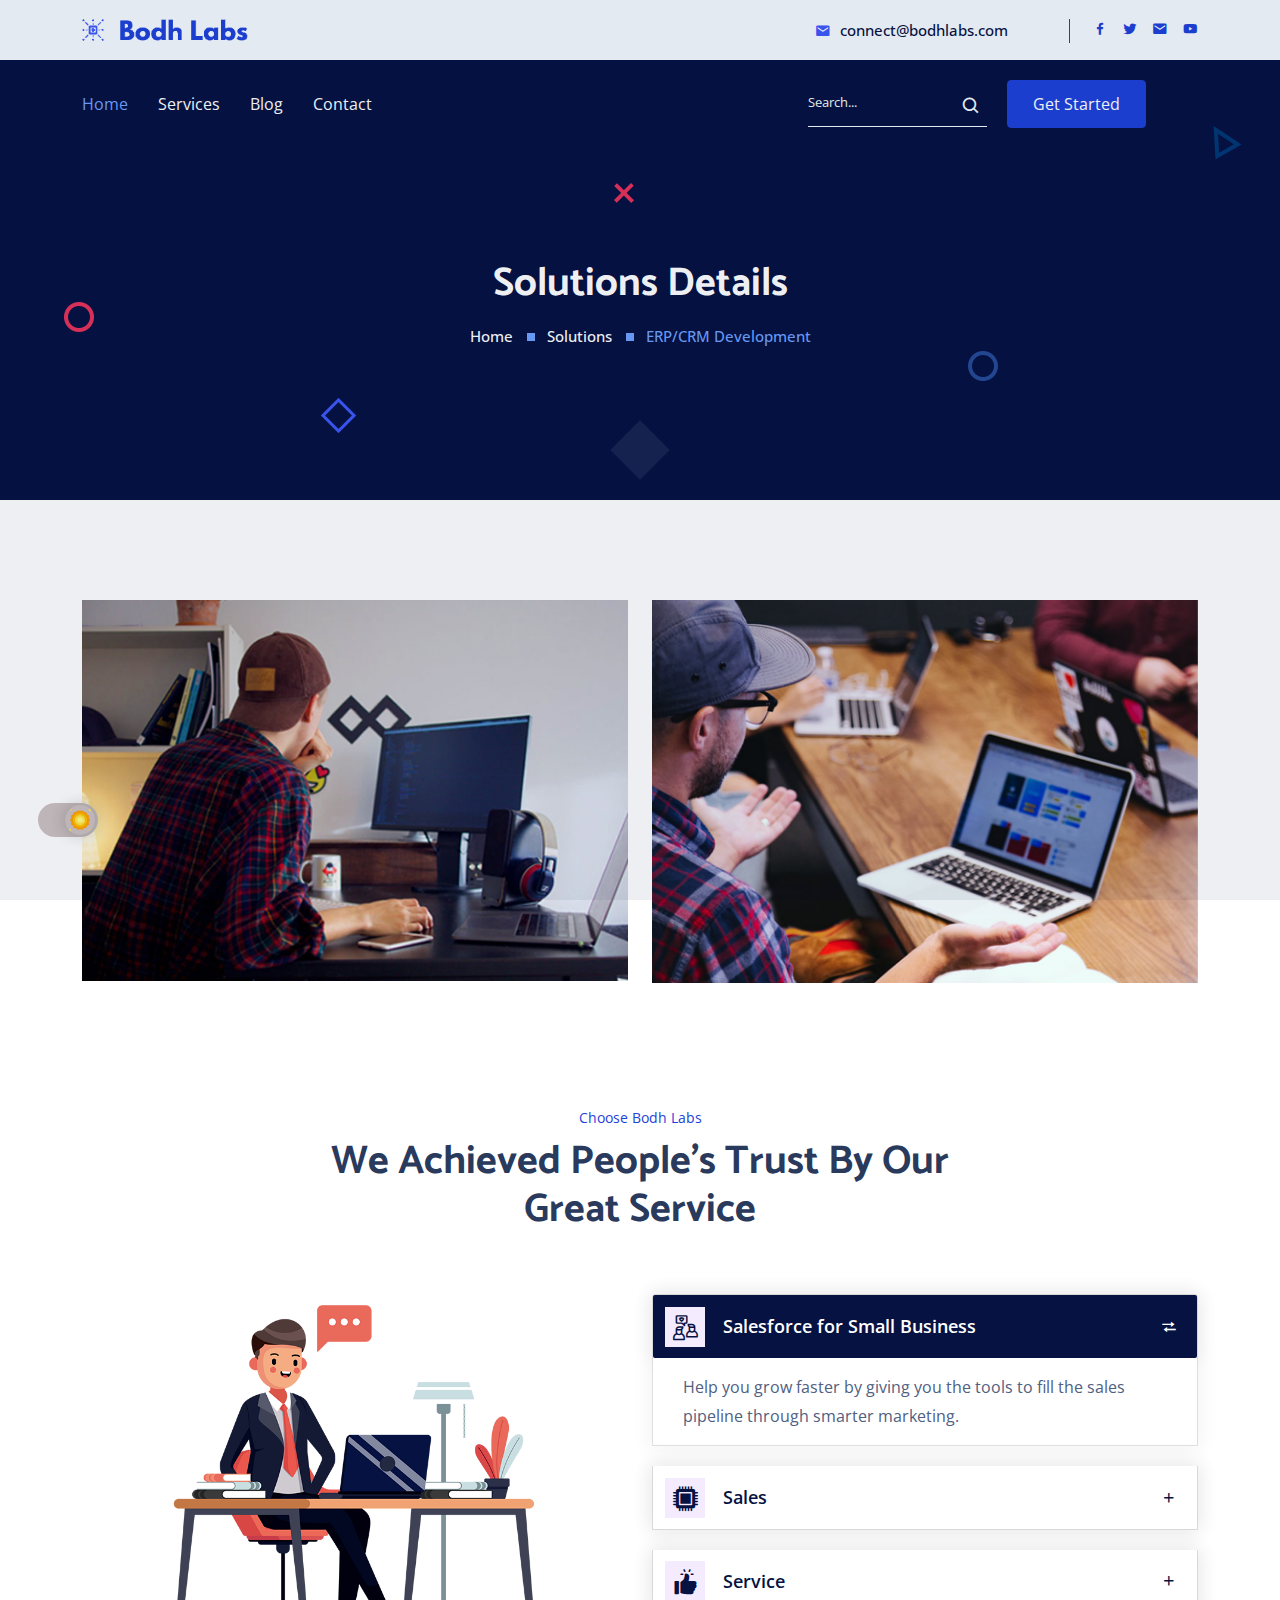
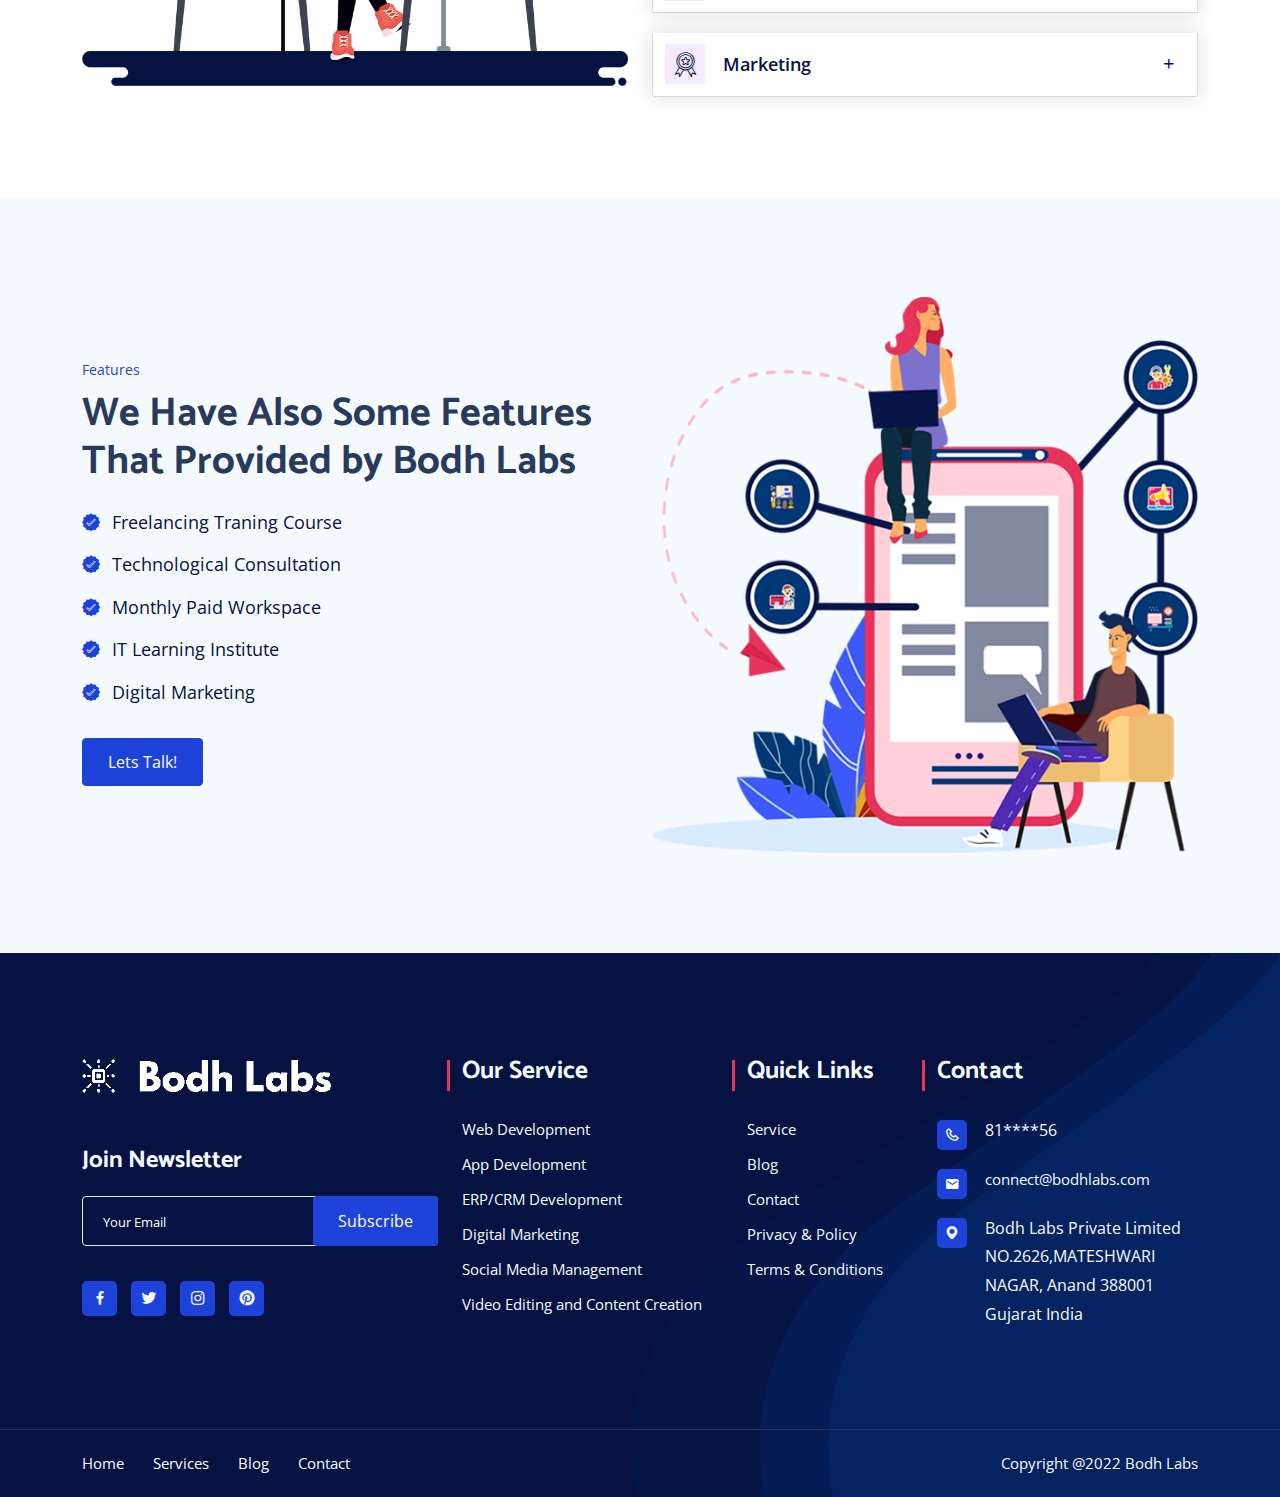
<file: erp_crm-development.html>
<!DOCTYPE html>
<html lang="zxx">

    <head>
        <!-- Required meta tags -->
        <meta charset="UTF-8" />
        <meta name="viewport" content="width=device-width, initial-scale=1, shrink-to-fit=no"/>
        
        <!-- Bootstrap Min CSS -->
        <link rel="stylesheet" href="assets/css/bootstrap.min.css">
        <!-- MeanMenu Min CSS -->
        <link rel="stylesheet" href="assets/css/meanmenu.min.css"/>
        <!-- Boxicon Min CSS -->
        <link rel="stylesheet" href="assets/css/boxicons.min.css"/>
        <!-- Flaticon CSS -->
        <link rel="stylesheet" href="assets/css/flaticon.css"/>
        <!-- Magnific Min CSS -->
        <link rel="stylesheet" href="assets/css/magnific-popup.min.css"/>
        <!-- Animate Min CSS -->
        <link rel="stylesheet" href="assets/css/animate.min.css"/>
        <!-- Owl Carousel Min CSS -->
        <link rel="stylesheet" href="assets/css/owl.carousel.min.css"/>
        <!-- Main CSS -->
        <link rel="stylesheet" href="assets/css/style.css"/>
        <!-- Dark CSS -->
        <link rel="stylesheet" href="assets/css/dark.css"/>
        <!-- Responsive CSS -->
        <link rel="stylesheet" href="assets/css/responsive.css"/>
        
        <!-- Favicon -->
        <link rel="icon" type="image/png" href="assets/images/favicon.png"/>
        <!-- Tittle -->
        <title>Paso - IT Solutions & Digital Services HTML Template</title>
    </head>

    <body>
        <!-- PreLoader Start -->
        <div class="loader-content">
            <div class="d-table">
                <div class="d-table-cell">
                    <div class="sk-folding-cube">
                        <div class="sk-cube1 sk-cube"></div>
                        <div class="sk-cube2 sk-cube"></div>
                        <div class="sk-cube4 sk-cube"></div>
                        <div class="sk-cube3 sk-cube"></div>
                    </div>
                </div>
            </div>
        </div>
        <!-- PreLoader End -->

        <!-- Header Area -->
        <header class="header-area">
            <div class="container">
                <div class="row align-items-center">
                    <div class="col-lg-2 col-sm-0">
                        <div class="logo">
                            <a href="index.html"><img src="assets/images/logo(3).png" alt="logo" /></a>
                        </div>
                    </div>
                    <div class="col-lg-8 col-sm-8 text-right pr-0">
                        <div class="header-content-right">
                            <ul class="header-contact">
                                <!-- <li><a href="tel:+1123456789"><i class="bx bxs-phone-call"></i> +1 123 456 789</a></li> -->
                                <li><a href="mailto:connect@bodhlabs.com"><i class="bx bxs-envelope"></i> connect@bodhlabs.com</a></li>
                            </ul>
                        </div>
                    </div>
                    <div class="col-lg-2 col-sm-4 text-right pl-0">
                        <div class="header-content-right">
                            <ul class="header-social">
                                <li>
                                    <a href="#" target="_blank"><i class="bx bxl-facebook"></i></a>
                                </li>
                                <li>
                                    <a href="#" target="_blank"><i class="bx bxl-twitter"></i></a>
                                </li>
                                <li>
                                    <a href="#" target="_blank"> <i class="bx bxs-envelope"></i></a>
                                </li>
                                <li>
                                    <a href="#" target="_blank"> <i class="bx bxl-youtube"></i></a>
                                </li>
                            </ul>
                        </div>
                    </div>
                </div>
            </div>
        </header>
        <!-- End Header Area -->

        <!--Navbar Area -->
        <div class="navbar-area">
            <div class="mobile-nav">
                <a href="index.html" class="logo">
                    <img src="assets/images/logo(3).png" alt="logo" />
                </a>
            </div>

            <div class="main-nav">
                <div class="container">
                    <nav class="navbar navbar-expand-md navbar-light">
                        <div class="collapse navbar-collapse mean-menu" id="navbarSupportedContent">
                            <ul class="navbar-nav text-left">
                                <li class="nav-item">
                                    <a href="./index.html" class="nav-link active">Home</a>
                                    <!-- <ul class="dropdown-menu">
                                        <li class="nav-item">
                                            <a href="index.html" class="nav-link active">Home One</a>
                                        </li>
                                        <li class="nav-item">
                                            <a href="index-2.html" class="nav-link">Home Two</a>
                                        </li>
                                        <li class="nav-item">
                                            <a href="index-3.html" class="nav-link">Home Three</a>
                                        </li>
                                    </ul> -->
                                </li>
                                <li class="nav-item">
                                    <a href="./index.html#services" class="nav-link">Services</a>
                                </li>
                                <li class="nav-item">
                                    <a href="./index.html#blog" class="nav-link ">Blog</a>
                                    <!-- <ul class="dropdown-menu">
                                        <li class="nav-item">
                                            <a href="solutions.html" class="nav-link">Solutions</a>
                                        </li>
                                        <li class="nav-item">
                                            <a href="solutions-details.html" class="nav-link">Solutions Details</a>
                                        </li>
                                    </ul> -->
                                </li>
                                <li class="nav-item">
                                    <a href="./index.html#contact" class="nav-link">Contact</a>
                                    <!-- <ul class="dropdown-menu">
                                        <li class="nav-item">
                                            <a href="case.html" class="nav-link">Case Studies</a>
                                        </li>
                                        <li class="nav-item">
                                            <a href="case-details.html" class="nav-link">Case Studies Details</a>
                                        </li>
                                    </ul> -->
                                </li>
                                
                            </ul>
                        </div>
                        <div class="nav-right">
                            <form>
                                <div class="input-group">
                                    <input type="text" class="form-control search" placeholder="Search..." />
                                </div>
                                <button type="submit">
                                    <i class="bx bx-search"></i>
                                </button>
                            </form>
                        </div>
                        <div class="nav-btn">
                            <a href="./index.html" class="box-btn">Get Started</a>
                        </div>
                    </nav>
                </div>
            </div>
        </div>
        <!-- End Navbar Area -->

        <!-- Start Page Title Area -->
        <div class="page-title-area">
            <div class="container">
                <div class="page-title-content">
                    <h2>Solutions Details</h2>
                    <ul>
                        <li>
                            <a href="index.html">
                                Home 
                            </a>
                        </li>

                        <li>Solutions</li>

                        <li class="active">ERP/CRM Development</li>
                    </ul>
                </div>
            </div>
            <div class="page-shape">
                <div class="shape1">
                    <img src="assets/images/shape/1.png" alt="shape" />
                </div>
                <div class="shape3">
                    <img src="assets/images/shape/3.png" alt="shape" />
                </div>
                <div class="shape4">
                    <img src="assets/images/shape/4.png" alt="shape" />
                </div>
                <div class="shape5">
                    <img src="assets/images/shape/5.png" alt="shape" />
                </div>
                <div class="shape6">
                    <img src="assets/images/shape/6.png" alt="shape" />
                </div>
            </div>
        </div>
        <!-- End Page Title Area -->

        <!-- Start Services Details Area -->
		<section class="services-details-area pt-100">
			<div class="container">
				<div class="row">
					<div class="col-lg-6">
						<div class="services-img mb">
							<img src="assets/images/solutions-details/1.png" alt="Image">
						</div>
					</div>
					<div class="col-lg-6">
						<div class="services-item-wrap owl-carousel owl-theme">
							<div class="services-item">
								<img src="assets/images/solutions-details/2.png" alt="Image">
							</div>
							<div class="services-item">
								<img src="assets/images/solutions-details/3.png" alt="Image">
							</div>
							<div class="services-item">
								<img src="assets/images/solutions-details/4.png" alt="Image">
							</div>
						</div>
                    </div>
                    
                    <!-- <div class="col-12">
                        <div class="services-details-text">
                            <h2>IT Management</h2>
                            <p>Lorem Ipsum is simply dummy text of the printing and typesetting industry. Lorem Ipsum has been the industry's standard dummy text ever since the 1500s, when an unknown printer took a galley of type and scrambled it to make a type specimen book. It has survived not only five centuries, but also the leap into electronic typesetting, remaining essentially unchanged. It was popularised in the 1960s with the release of Letraset sheets containing Lorem Ipsum passages, and more recently with desktop publishing software like Aldus PageMaker including versions of Lorem Ipsum  not only five centuries, but also the leap into.</p>
    
                            <p>There are many variations of passages of Lorem Ipsum available, but the majority have suffered alteration in some form, by injected humour, or randomised words which don't look even slightly believable. If you are going to use a passage of Lorem Ipsum, you need to be sure there isn't anything embarrassing hidden in the middle of text. All the Lorem Ipsum generators on the Internet tend to repeat predefined chunks as necessary, making this the first true generator on the Internet. It uses a dictionary of over 200 Latin words, combined with a handful of model sentence structures, to generate Lorem Ipsum which looks reasonable. The generated Lorem Ipsum is therefore always free from repetition, injected humour, or non-characteristic words etc. this the first true generator on the Internet. It uses a dictionary of over 200 Latin words, combined with a dictionary of over 200 Latin words, combined with a</p>
    
                            <p>There are many variations of passages of Lorem Ipsum available, but the majority have suffered alteration in some form, by injected humour, or randomised words which don't look even slightly believable. If you are going to use a passage of Lorem Ipsum, you need to be sure there isn't anything embarrassing hidden in the middle of text. All the Lorem Ipsum generators on the Internet tend to repeat predefined chunks as necessary, making this the first true generator on the Internet. It uses a dictionary of over 200 Latin words, combined with a handful of model sentence structures, to generate Lorem Ipsum which looks reasonable. The generated Lorem Ipsum is therefore always free from repetition, injected humour, or non-characteristic words etc generators on the Internet tend to repeat predefined chunks as necessary, making this the first generator dictionary of over 200 Latin words, combined with a.</p>
                            
                        </div>
                    </div> -->
				</div>
				
				<!-- <div class="scrives-item-3 mt-4">
					<div class="row align-items-center">
						<div class="col-lg-6 col-sm-6">
							<div class="social">
								<ul class="social-link">
									<li>
										<a href="#">
											<i class="bx bxl-facebook"></i>
										</a>
									</li>
									<li>
										<a href="#">
											<i class="bx bxl-twitter"></i>
										</a>
									</li>
									<li>
										<a href="#">
											<i class="bx bxl-pinterest-alt"></i>
										</a>
									</li>
									<li>
										<a href="#">
											<i class="bx bxl-instagram"></i>
										</a>
									</li>
								</ul>
							</div>
						</div>

						<div class="col-lg-6 col-sm-6">
							<div class="share">
								<a href="#">
									<i class="bx bx-share-alt"></i>
									Share
								</a>
							</div>
						</div>
					</div>
				</div> -->
			</div>
		</section>
		<!-- End Services Details Area -->

        <!-- Choose Area -->
        <section class="choose-area ptb-100">
            <div class="container">
                <div class="section-title">
                    <span>Choose Bodh Labs</span>
                    <h2>We Achieved People’s Trust by Our Great Service</h2>
                    <!-- <p> Lorem ipsum dolor sit amet, consectetur adipiscing elit, sed do eiusmod tempor incididunt ut labore et dolore magna aliqua. Quis ipsum suspendisse.</p> -->
                </div>
                <div class="row align-items-center">
                    <div class="col-lg-6">
                        <div class="choose-img">
                            <img src="assets/images/choose-img.png" alt="choose" />
                        </div>
                    </div>

                    <div class="col-lg-6">
                        <div class="choose-content">
                            <div class="faq-accordion">
                                <ul class="accordion">
                                    <li class="accordion-item">
                                        <div class="icon">
                                            <i class="flaticon-friends"></i>
                                        </div>
                                        <a class="accordion-title active" href="javascript:void(0)">
                                            <i class="bx bx-plus"></i> Salesforce for Small Business
                                        </a>
                                        <p class="accordion-content show">
                                            Help you grow faster by giving you the tools to fill the sales pipeline through smarter marketing.
                                        </p>
                                    </li>

                                    <li class="accordion-item">
                                        <div class="icon">
                                            <i class="flaticon-chip"></i>
                                        </div>
                                        <a class="accordion-title" href="javascript:void(0)">
                                            <i class="bx bx-plus"></i>Sales
                                        </a>
                                        <p class="accordion-content">
                                            The action of selling or being sold; the occasion when something is sold.
                                        </p>
                                    </li>

                                    <li class="accordion-item">
                                        <div class="icon">
                                            <i class="flaticon-like"></i>
                                        </div>
                                        <a class="accordion-title" href="javascript:void(0)">
                                            <i class="bx bx-plus"></i>Service
                                        </a>
                                        <p class="accordion-content">
                                            A system or organization that provides the public with something that it needs; the job that an organization does.
                                        </p>
                                    </li>

                                    <li class="accordion-item">
                                        <div class="icon">
                                            <i class="flaticon-award"></i>
                                        </div>
                                        <a class="accordion-title" href="javascript:void(0)">
                                            <i class="bx bx-plus"></i>
                                            Marketing
                                        </a>
                                        <p class="accordion-content">
                                            Marketing refers to activities a company undertakes to promote the buying or selling of a product or service.
                                        </p>
                                    </li>
                                </ul>
                            </div>
                        </div>
                    </div>
                </div>
            </div>
        </section>
        <!-- End Choose Area -->

        <!-- Feature Area -->
        <section class="feature-area bg-color ptb-100">
            <div class="container">
                <div class="row align-items-center">
                    <div class="col-lg-6">
                        <div class="contnet">
                            <div class="feature-tittle">
                                <span>Features</span>
                                <h2>We Have Also Some Features That Provided by Bodh Labs</h2>
                                <!-- <p>Lorem ipsum dolor, sit amet consectetur adipisicing elit. Incidunt consectetur, beatae quod eaque reprehenderit non ab quibusdam doloribus voluptatibus! Voluptatum aspernatur quasi id dolore doloremque quo vero</p> -->
                            </div>

                            <ul>
                                <li>
                                    <i class="flaticon-correct"></i>
                                    Freelancing Traning Course
                                </li>
                                <li>
                                    <i class="flaticon-correct"></i>
                                    Technological Consultation
                                </li>
                                <li>
                                    <i class="flaticon-correct"></i>
                                    Monthly Paid Workspace
                                </li>
                                <li>
                                    <i class="flaticon-correct"></i>
                                    IT Learning Institute
                                </li>
                                <li>
                                    <i class="flaticon-correct"></i>
                                    Digital Marketing
                                </li>
                            </ul>
                            <a href="./index.html#contact" class="box-btn">Lets Talk!</a>
                        </div>
                    </div>

                    <div class="col-lg-6">
                        <div class="feature-img">
                            <img src="assets/images/feature-img.png" alt="feature" />
                        </div>
                    </div>
                </div>
            </div>
        </section>
        <!-- End Feature Area -->

        <!-- Footer Area -->
        <footer class="footer-area pt-100">
            <div class="container">
                <div class="row">
                    <div class="col-lg-4 col-md-6">
                        <div class="content">
                            <div class="logo">
                                <a href="index.html"><img src="assets/images/logo(4).png" alt="logo" class="footer_logo"/></a>
                            </div>
                            <!-- <p>
                                Lorem ipsum dolor sit amet, mattetur adipiscing elit, sed do eiusmod.
                            </p> -->
                            <div class="subscribe mt-5">
                                <h4>Join Newsletter</h4>
                                <form class="newsletter-form" data-toggle="validator">
                                    <input type="email" id="emails" class="form-control" placeholder="Your Email" name="EMAIL" required autocomplete="off">

                                    <button class="box-btn" type="submit">
                                        Subscribe
                                    </button>

                                    <div id="validator-newsletter" class="form-result"></div>
                                </form>
                            </div>

                            <ul class="social">
                                <li>
                                    <a href="#" target="_blank"><i class='bx bxl-facebook' ></i></a>
                                </li>
                                <li>
                                    <a href="#" target="_blank"><i class='bx bxl-twitter' ></i></a>
                                </li>
                                <li>
                                    <a href="#" target="_blank"><i class='bx bxl-instagram' ></i></a>
                                </li>
                                <li>
                                    <a href="#" target="_blank"><i class='bx bxl-pinterest' ></i></a>
                                </li>
                            </ul>
                        </div>
                    </div>
                    <div class="col-lg-3 col-md-6">
                        <div class="content ml-15">
                            <h3>Our Service</h3>
                            <ul class="footer-list">
                                <li><a href="./web-development.html">Web Development</a></li>
                                <li><a href="./app-development.html"> App Development</a></li>
                                <li><a href="./erp_crm-development.html">ERP/CRM Development</a></li>
                                <li><a href="./digital-marketing.html">Digital Marketing</a></li>
                                <li><a href="./social-media-management.html">Social Media Management</a></li>
                                <li><a href="./video-editing.html">Video Editing and Content Creation</a></li>
                            </ul>
                        </div>
                    </div>
                    <div class="col-lg-2 col-md-6">
                        <div class="content">
                            <h3>Quick Links</h3>
                            <ul class="footer-list">
                                <!-- <li><a href="faq.html">FAQ</a></li> -->
                                <li><a href="./index.html#services">Service</a></li>
                                <li><a href="./index.html#blog">Blog</a></li>
                                <li><a href="./index.html#contact">Contact</a></li>
                                <li><a href="./privacy_policy.html">Privacy & Policy</a></li>
                                <li><a href="./terms-condition.html">Terms & Conditions</a></li>
                                <!-- <li><a href="#">Data Analysis</a></li> -->
                            </ul>
                        </div>
                    </div>
                    <div class="col-lg-3 col-md-6">
                        <div class="content contacts">
                            <h3 class="ml-40">Contact</h3>
                            <ul class="footer-list foot-social">
                                <!-- <li><a href="tel:+1123456789"><i class="bx bx-mobile-alt"></i> +1 123 456 789</a></li> -->
                                <!-- <li><a href="tel:+1975456789"><i class="bx bx-phone"></i> +1 975 456 789</a></li> -->
                                <li><i class="bx bx-phone"></i> 81****56</li>
                                <li><a href="mailto:connect@bodhlabs.com"><i class="bx bxs-envelope"></i>connect@bodhlabs.com</a></li>
                                <!-- <li><a href="mailto:support@paso.com"><i class="bx bxs-envelope"></i> support@paso.com</a></li> -->
                                <li><i class="bx bxs-map"></i> Bodh Labs Private Limited 
                                    NO.2626,MATESHWARI NAGAR,
                                    Anand 388001
                                    Gujarat
                                    India</li>
                            </ul>
                        </div>
                    </div>
                </div>
            </div>
            <div class="copy-area">
                <div class="container">
                    <div class="row">
                        <div class="col-lg-6">
                            <ul class="menu">
                                <li><a href="index.html">Home</a></li>
                                <!-- <li><a href="about.html">About</a></li> -->
                                <!-- <li><a href="solutions.html">Solutions</a></li> -->
                                <li><a href="./index.html#services">Services</a></li>
                                <li><a href="./index.html#blog">Blog</a></li>
                                <li><a href="./index.html#contact">Contact</a></li>
                            </ul>
                        </div>
                        <div class="col-lg-6">
                            <p class="right">
                                Copyright @2022 Bodh Labs
                                <!-- . Designed By
                                <a href="https://hibootstrap.com/" target="_blank">HiBootstrap.com</a> -->
                            </p>
                        </div>
                    </div>
                </div>
            </div>
        </footer>
        <!-- End Footer Area -->

        <!-- Start Go Top Area -->
        <div class="go-top">
            <i class='bx bx-chevrons-up'></i>
            <i class='bx bx-chevrons-up'></i>
        </div>
        <!-- End Go Top Area -->
        

        <!-- jQuery Min JS -->
        <script src="assets/js/jquery.min.js"></script>
        <!-- Bootstrap Bundle Min JS -->
        <script src="assets/js/bootstrap.bundle.min.js"></script>
        <!-- MeanMenu Min JS -->
        <script src="assets/js/meanmenu.min.js"></script>
        <!-- Magnific Popup Min JS -->
        <script src="assets/js/magnific-popup.min.js"></script>
        <!-- Owl carasol Min Js -->
        <script src="assets/js/owl.carousel.min.js"></script>
        <!-- Wow Min js -->
        <script src="assets/js/wow.min.js"></script>
        <!-- Isotope MinJs -->
        <script src="assets/js/isotope.pkgd.min.js"></script>
        <!-- Form Ajaxchimp Min JS -->
        <script src="assets/js/ajaxchimp.min.js"></script>
        <!-- Form Validator Js  -->
        <script src="assets/js/form-validator.min.js"></script>
        <!-- Contact Form Min Js -->
        <script src="assets/js/contact-form-script.js"></script>
        <!-- Main js -->
        <script src="assets/js/main.js"></script>
    </body>
</html>
</file>
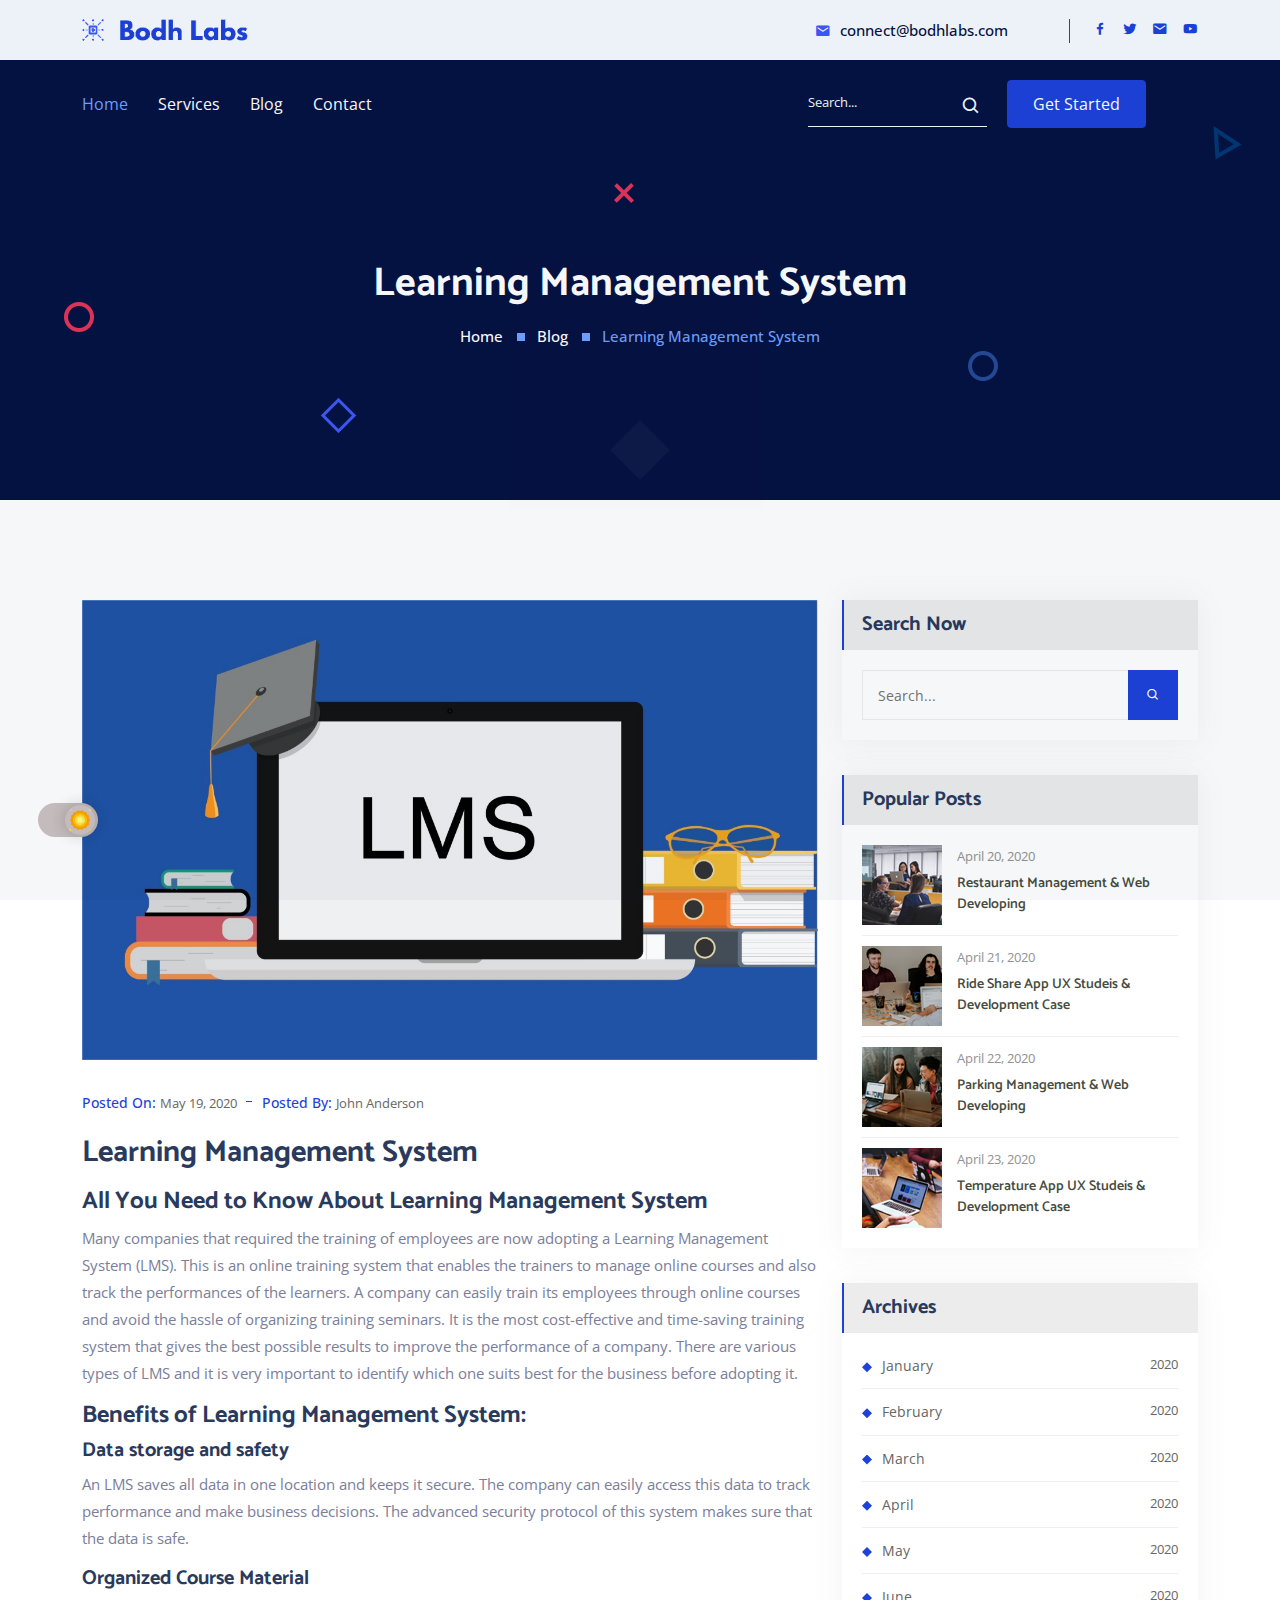
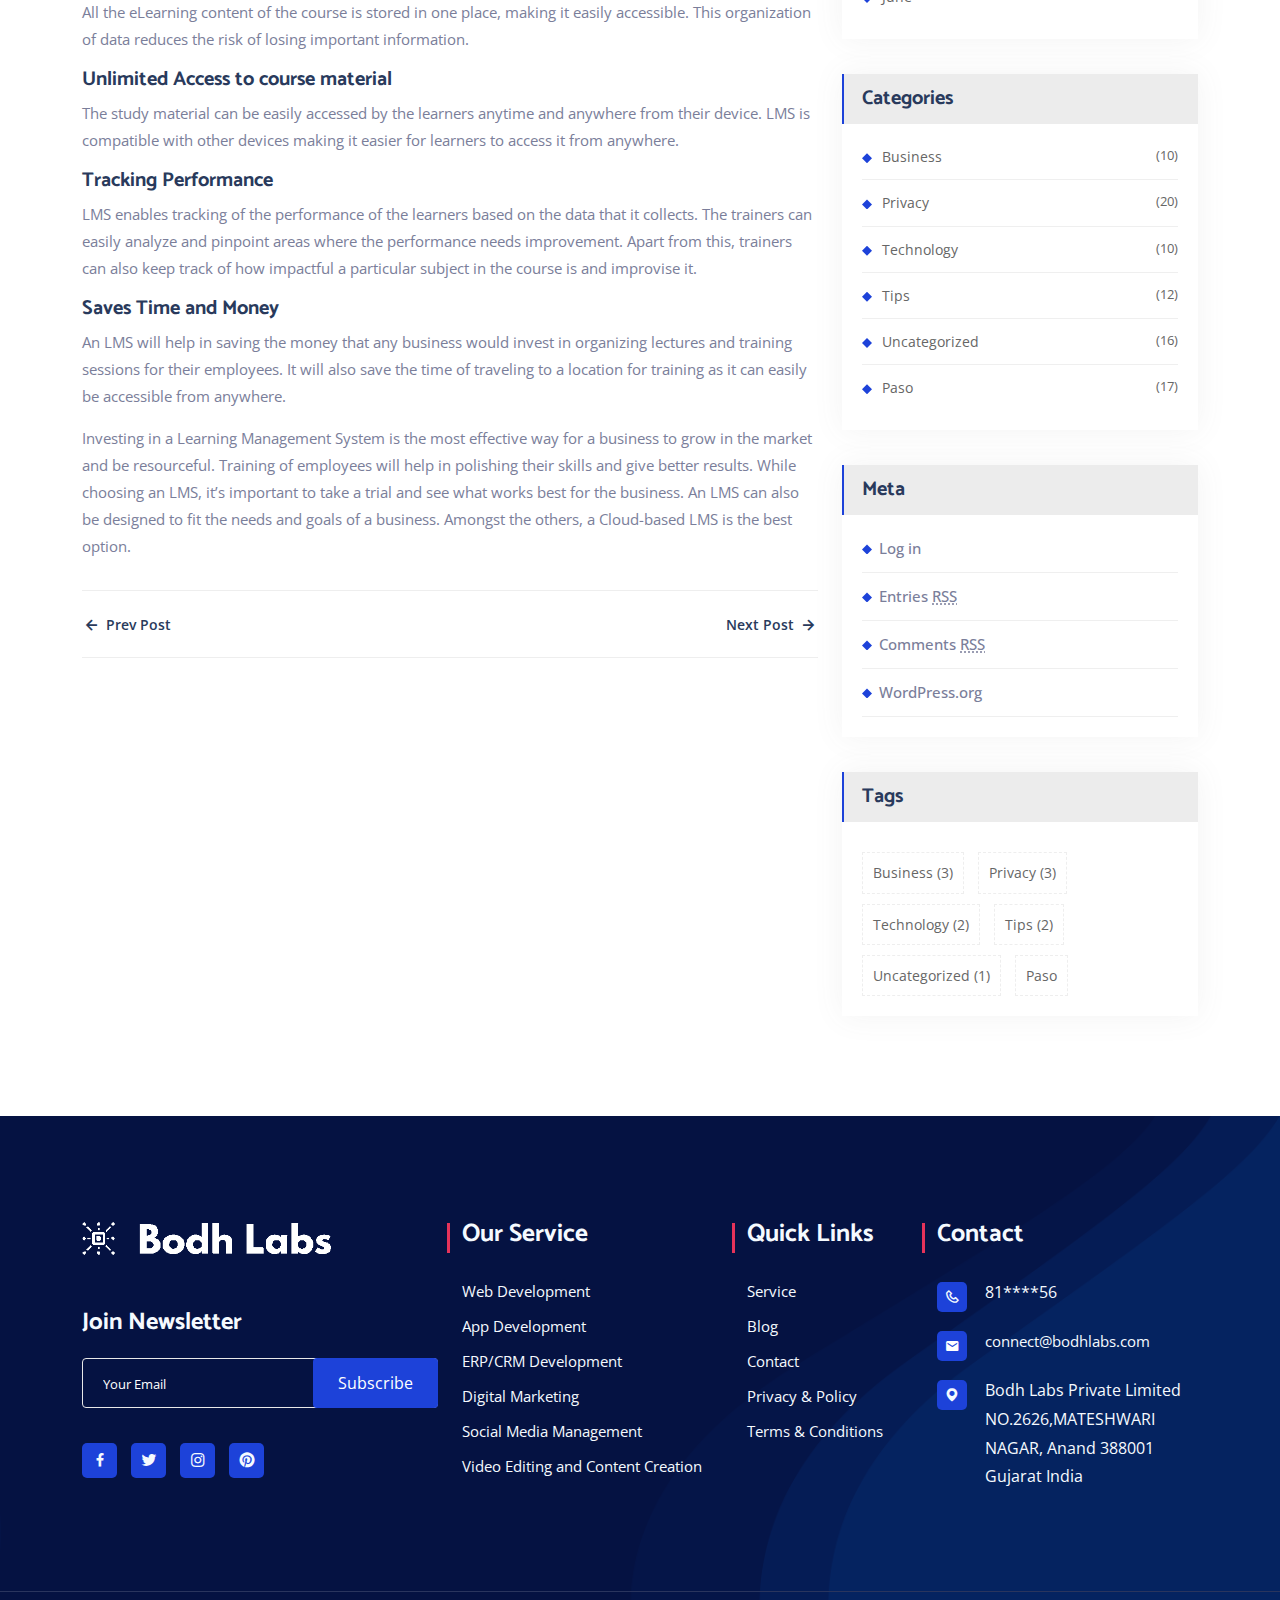
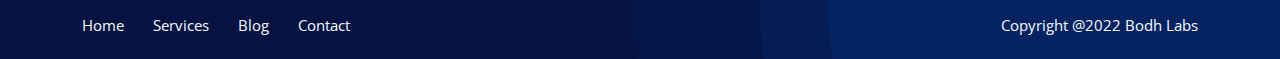
<file: learning-management-system.html>
<!DOCTYPE html>
<html lang="zxx">
    <head>
        <!-- Required meta tags -->
        <meta charset="UTF-8" />
        <meta name="viewport" content="width=device-width, initial-scale=1, shrink-to-fit=no"/>
        
        <!-- Bootstrap Min CSS -->
        <link rel="stylesheet" href="assets/css/bootstrap.min.css">
        <!-- MeanMenu Min CSS -->
        <link rel="stylesheet" href="assets/css/meanmenu.min.css"/>
        <!-- Boxicon Min CSS -->
        <link rel="stylesheet" href="assets/css/boxicons.min.css"/>
        <!-- Flaticon CSS -->
        <link rel="stylesheet" href="assets/css/flaticon.css"/>
        <!-- Magnific Min CSS -->
        <link rel="stylesheet" href="assets/css/magnific-popup.min.css"/>
        <!-- Animate Min CSS -->
        <link rel="stylesheet" href="assets/css/animate.min.css"/>
        <!-- Owl Carousel Min CSS -->
        <link rel="stylesheet" href="assets/css/owl.carousel.min.css"/>
        <!-- Main CSS -->
        <link rel="stylesheet" href="assets/css/style.css"/>
        <!-- Dark CSS -->
        <link rel="stylesheet" href="assets/css/dark.css"/>
        <!-- Responsive CSS -->
        <link rel="stylesheet" href="assets/css/responsive.css"/>
        
        <!-- Favicon -->
        <link rel="icon" type="image/png" href="assets/images/favicon.png"/>
        <!-- Tittle -->
        <title>Paso - IT Solutions & Digital Services HTML Template</title>
    </head>

    <body>
        <!-- PreLoader Start -->
        <div class="loader-content">
            <div class="d-table">
                <div class="d-table-cell">
                    <div class="sk-folding-cube">
                        <div class="sk-cube1 sk-cube"></div>
                        <div class="sk-cube2 sk-cube"></div>
                        <div class="sk-cube4 sk-cube"></div>
                        <div class="sk-cube3 sk-cube"></div>
                    </div>
                </div>
            </div>
        </div>
        <!-- PreLoader End -->

        <!-- Header Area -->
        <header class="header-area">
            <div class="container">
                <div class="row align-items-center">
                    <div class="col-lg-2 col-sm-0">
                        <div class="logo">
                            <a href="index.html"><img src="assets/images/logo(3).png" alt="logo" /></a>
                        </div>
                    </div>
                    <div class="col-lg-8 col-sm-8 text-right pr-0">
                        <div class="header-content-right">
                            <ul class="header-contact">
                                <!-- <li><a href="tel:+1123456789"><i class="bx bxs-phone-call"></i> +1 123 456 789</a></li> -->
                                <li><a href="mailto:connect@bodhlabs.com"><i class="bx bxs-envelope"></i> connect@bodhlabs.com</a></li>
                            </ul>
                        </div>
                    </div>
                    <div class="col-lg-2 col-sm-4 text-right pl-0">
                        <div class="header-content-right">
                            <ul class="header-social">
                                <li>
                                    <a href="#" target="_blank"><i class="bx bxl-facebook"></i></a>
                                </li>
                                <li>
                                    <a href="#" target="_blank"><i class="bx bxl-twitter"></i></a>
                                </li>
                                <li>
                                    <a href="#" target="_blank"> <i class="bx bxs-envelope"></i></a>
                                </li>
                                <li>
                                    <a href="#" target="_blank"> <i class="bx bxl-youtube"></i></a>
                                </li>
                            </ul>
                        </div>
                    </div>
                </div>
            </div>
        </header>
        <!-- End Header Area -->

        <!--Navbar Area -->
        <div class="navbar-area">
            <div class="mobile-nav">
                <a href="index.html" class="logo">
                    <img src="assets/images/logo(3).png" alt="logo" />
                </a>
            </div>

            <div class="main-nav">
                <div class="container">
                    <nav class="navbar navbar-expand-md navbar-light">
                        <div class="collapse navbar-collapse mean-menu" id="navbarSupportedContent">
                            <ul class="navbar-nav text-left">
                                <li class="nav-item">
                                    <a href="./index.html" class="nav-link active">Home</a>
                                    <!-- <ul class="dropdown-menu">
                                        <li class="nav-item">
                                            <a href="index.html" class="nav-link active">Home One</a>
                                        </li>
                                        <li class="nav-item">
                                            <a href="index-2.html" class="nav-link">Home Two</a>
                                        </li>
                                        <li class="nav-item">
                                            <a href="index-3.html" class="nav-link">Home Three</a>
                                        </li>
                                    </ul> -->
                                </li>
                                <li class="nav-item">
                                    <a href="./index.html#services" class="nav-link">Services</a>
                                </li>
                                <li class="nav-item">
                                    <a href="./index.html#blog" class="nav-link ">Blog</a>
                                    <!-- <ul class="dropdown-menu">
                                        <li class="nav-item">
                                            <a href="solutions.html" class="nav-link">Solutions</a>
                                        </li>
                                        <li class="nav-item">
                                            <a href="solutions-details.html" class="nav-link">Solutions Details</a>
                                        </li>
                                    </ul> -->
                                </li>
                                <li class="nav-item">
                                    <a href="./index.html#contact" class="nav-link">Contact</a>
                                    <!-- <ul class="dropdown-menu">
                                        <li class="nav-item">
                                            <a href="case.html" class="nav-link">Case Studies</a>
                                        </li>
                                        <li class="nav-item">
                                            <a href="case-details.html" class="nav-link">Case Studies Details</a>
                                        </li>
                                    </ul> -->
                                </li>
                                
                            </ul>
                        </div>
                        <div class="nav-right">
                            <form>
                                <div class="input-group">
                                    <input type="text" class="form-control search" placeholder="Search..." />
                                </div>
                                <button type="submit">
                                    <i class="bx bx-search"></i>
                                </button>
                            </form>
                        </div>
                        <div class="nav-btn">
                            <a href="./index.html" class="box-btn">Get Started</a>
                        </div>
                    </nav>
                </div>
            </div>
        </div>
        <!-- End Navbar Area -->

        <!-- Start Page Title Area -->
        <div class="page-title-area">
            <div class="container">
                <div class="page-title-content">
                    <h2>Learning Management System</h2>
                    <ul>
                        <li>
                            <a href="index.html">
                                Home 
                            </a>
                        </li>

                        <li>Blog</li>

                        <li class="active">Learning Management System</li>
                    </ul>
                </div>
            </div>
            <div class="page-shape">
                <div class="shape1">
                    <img src="assets/images/shape/1.png" alt="shape" />
                </div>
                <div class="shape3">
                    <img src="assets/images/shape/3.png" alt="shape" />
                </div>
                <div class="shape4">
                    <img src="assets/images/shape/4.png" alt="shape" />
                </div>
                <div class="shape5">
                    <img src="assets/images/shape/5.png" alt="shape" />
                </div>
                <div class="shape6">
                    <img src="assets/images/shape/6.png" alt="shape" />
                </div>
            </div>
        </div>
        <!-- End Page Title Area -->

        <!-- Start Blog Details Area -->
        <section class="blog-details-area ptb-100">
			<div class="container">
				<div class="row">
					<div class="col-lg-8 col-md-12">
						<div class="blog-details-desc">
							<div class="article-image">
								<img src="assets/images/blog-details/blog1.jpeg" alt="image">
							</div>

							<div class="article-content">
								<div class="entry-meta">
									<ul>
										<li><span>Posted On:</span> <a href="#">May 19, 2020</a></li>
										<li><span>Posted By:</span> <a href="#">John Anderson</a></li>
									</ul>
								</div>

								<h3>Learning Management System</h3>
                                <h4>All You Need to Know About Learning Management System </h4>

								<p>Many companies that required the training of employees are now adopting a Learning Management System (LMS). This is an online training system that enables the trainers to manage online courses and also track the performances of the learners. A company can easily train its employees through online courses and avoid the hassle of organizing training seminars. It is the most cost-effective and time-saving training system that gives the best possible results to improve the performance of a company. There are various types of LMS and it is very important to identify which one suits best for the business before adopting it.</p>

                                <h4>Benefits of Learning Management System:  </h4>

                                <h5>Data storage and safety</h5>
								
								<p>An LMS saves all data in one location and keeps it secure. The company can easily access this data to track performance and make business decisions. The advanced security protocol of this system makes sure that the data is safe. </p>

                                <h5>Organized Course Material</h5>
								
								<p>All the eLearning content of the course is stored in one place, making it easily accessible. This organization of data reduces the risk of losing important information. </p>

                                <h5>Unlimited Access to course material</h5>
								
								<p>The study material can be easily accessed by the learners anytime and anywhere from their device. LMS is compatible with other devices making it easier for learners to access it from anywhere.  </p>

                                <h5>Tracking Performance</h5>
								
								<p>LMS enables tracking of the performance of the learners based on the data that it collects. The trainers can easily analyze and pinpoint areas where the performance needs improvement. Apart from this, trainers can also keep track of how impactful a particular subject in the course is and improvise it. </p>

                                <h5>Saves Time and Money</h5>
								
								<p>An LMS will help in saving the money that any business would invest in organizing lectures and training sessions for their employees. It will also save the time of traveling to a location for training as it can easily be accessible from anywhere.  </p>
								<p>Investing in a Learning Management System is the most effective way for a business to grow in the market and be resourceful. Training of employees will help in polishing their skills and give better results. While choosing an LMS, it’s important to take a trial and see what works best for the business. An LMS can also be designed to fit the needs and goals of a business. Amongst the others, a Cloud-based LMS is the best option.  </p>
							</div>

							<!-- <div class="article-footer">
								<div class="article-tags">
									<span><i class='bx bx-share-alt'></i></span>

									<a href="#">Share</a>
								</div>

								<div class="article-share">
									<ul class="social">
										<li>
											<a href="#" target="_blank">
												<i class='bx bxl-facebook'></i>
											</a>
										</li>
										<li>
											<a href="#" target="_blank">
												<i class='bx bxl-twitter'></i>
											</a>
										</li>
										<li>
											<a href="#" target="_blank">
												<i class='bx bxl-linkedin'></i>
											</a>
										</li>
										<li>
											<a href="#" target="_blank">
												<i class='bx bxl-pinterest-alt'></i>
											</a>
										</li>
										
									</ul>
								</div>
							</div> -->

							<div class="post-navigation">
								<div class="navigation-links">
									<div class="nav-previous">
										<a href="#"><i class='bx bx-left-arrow-alt'></i> Prev Post</a>
									</div>

									<div class="nav-next">
										<a href="#">Next Post <i class='bx bx-right-arrow-alt'></i></a>
									</div>
								</div>
							</div>

							<!-- <div class="comments-area">
								<h3 class="comments-title">2 Comments:</h3>

								<ol class="comment-list">
									<li class="comment">
										<div class="comment-body">
											<footer class="comment-meta">
												<div class="comment-author vcard">
													<img src="assets/images/blog-details/comment-img-1.jpg" class="avatar" alt="image">
													<b class="fn">John Jones</b>
													<span class="says">says:</span>
												</div>

												<div class="comment-metadata">
													<a href="#">
														<span>April  24, 2020 at 10:59 am</span>
													</a>
												</div>
											</footer>

											<div class="comment-content">
												<p>Lorem Ipsum has been the industry’s standard dummy text ever since the 1500s, when an unknown printer took a galley of type and scrambled it to make a type.</p>
											</div>

											<div class="reply">
												<a href="#" class="comment-reply-link">Reply</a>
											</div>
										</div>

										<ol class="children">
											<li class="comment">
												<div class="comment-body">
													<footer class="comment-meta">
														<div class="comment-author vcard">
															<img src="assets/images/blog-details/comment-img-2.jpg" class="avatar" alt="image">
															<b class="fn">Steven Smith</b>
															<span class="says">says:</span>
														</div>
			
														<div class="comment-metadata">
															<a href="#">
																<span>April  24, 2020 at 10:59 am</span>
															</a>
														</div>
													</footer>
			
													<div class="comment-content">
														<p>Sed ut perspiciatis unde omnis iste natus error sit voluptatem accusantium doloremque laudantium, totam rem aperiam, eaque ipsa quae ab illo inventore veritatis et quasi architecto beatae vitae dicta sunt explicabo. Nemo enim</p>
													</div>
			
													<div class="reply">
														<a href="#" class="comment-reply-link">Reply</a>
													</div>
												</div>
											</li>
										</ol>
									</li>

									<li class="comment">
										<div class="comment-body">
											<footer class="comment-meta">
												<div class="comment-author vcard">
													<img src="assets/images/blog-details/comment-img-3.jpg" class="avatar" alt="image">
													<b class="fn">John Doe</b>
													<span class="says">says:</span>
												</div>

												<div class="comment-metadata">
													<a href="#">
														<span>April  24, 2020 at 10:59 am</span>
													</a>
												</div>
											</footer>

											<div class="comment-content">
												<p>Lorem Ipsum has been the industry’s standard dummy text ever since the 1500s, when an unknown printer took a galley of type and scrambled it to make a type.</p>
											</div>

											<div class="reply">
												<a href="#" class="comment-reply-link">Reply</a>
											</div>
										</div>
									</li>
								</ol>

								<div class="comment-respond">
									<h3 class="comment-reply-title">Leave a Reply</h3>

									<form class="comment-form">
										<p class="comment-notes">
											<span id="email-notes">Your email address will not be published.</span>
											Required fields are marked 
											<span class="required">*</span>
										</p>
										<p class="comment-form-author">
											<label>Name <span class="required">*</span></label>
											<input type="text" id="author" name="author" required="required">
										</p>
										<p class="comment-form-email">
											<label>Email <span class="required">*</span></label>
											<input type="email" id="email" name="email" required="required">
										</p>
										<p class="comment-form-url">
											<label>Website</label>
											<input type="url" id="url" name="url">
										</p>
										<p class="comment-form-comment">
											<label>Comment</label>
											<textarea name="comment" id="comment" cols="45" rows="5" maxlength="65525" required="required"></textarea>
										</p>
										<p class="form-submit">
											<input type="submit" name="submit" id="submit" class="submit" value="Post A Comment">
										</p>
									</form>
								</div>
							</div> -->
						</div>
					</div>

					<div class="col-lg-4 col-md-12">
						<aside class="widget-area" id="secondary">
							<div class="widget widget_search">
								<h3 class="widget-title">Search Now</h3>
								<div class="post-wrap">
									<form class="search-form">
										<label>
											<span class="screen-reader-text">Search for:</span>
											<input type="search" class="search-field" placeholder="Search...">
										</label>
										<button type="submit"><i class='bx bx-search'></i></button>
									</form>
								</div>
							</div>

							<section class="widget widget-peru-posts-thumb">
								<h3 class="widget-title">Popular Posts</h3>
								<div class="post-wrap">
									<article class="item">
										<a href="blog-details.html" class="thumb">
											<span class="fullimage cover bg1" role="img"></span>
										</a>
										<div class="info">
											<time datetime="2020-06-30">April 20, 2020</time>
											<h4 class="title usmall">
												<a href="blog-details.html">
													Restaurant Management & Web Developing
												</a>
											</h4>
										</div>
	
										<div class="clear"></div>
									</article>
	
									<article class="item">
										<a href="blog-details.html" class="thumb">
											<span class="fullimage cover bg2" role="img"></span>
										</a>
										<div class="info">
											<time datetime="2020-06-30">April 21, 2020</time>
											<h4 class="title usmall">
												<a href="blog-details.html">
													Ride Share App UX Studeis & Development Case
												</a>
											</h4>
										</div>
	
										<div class="clear"></div>
									</article>
	
									<article class="item">
										<a href="blog-details.html" class="thumb">
											<span class="fullimage cover bg3" role="img"></span>
										</a>
										<div class="info">
											<time datetime="2020-06-30">April  22, 2020</time>
											<h4 class="title usmall">
												<a href="blog-details.html">
													Parking Management & Web Developing
												</a> 
											</h4>
										</div>
	
										<div class="clear"></div>
									</article>
									
									<article class="item">
										<a href="blog-details.html" class="thumb">
											<span class="fullimage cover bg4" role="img"></span>
										</a>
										<div class="info">
											<time datetime="2020-06-30">April 23, 2020</time>
											<h4 class="title usmall">
												<a href="blog-details.html">
													Temperature App UX Studeis & Development Case
												</a>
											</h4>
										</div>
	
										<div class="clear"></div>
									</article>
								</div>
							</section>

							<section class="widget widget_categories">
								<h3 class="widget-title">Archives</h3>
								<div class="post-wrap">
									<ul>
										<li>
											<a href="#">January <span>2020</span></a>
										</li>
										<li>
											<a href="#">February <span>2020</span></a>
										</li>
										<li>
											<a href="#">March <span>2020</span></a>
										</li>
										<li>
											<a href="#">April <span>2020</span></a>
										</li>
										<li>
											<a href="#">May <span>2020</span></a>
										</li>
										<li>
											<a href="#">June <span>2020</span></a>
										</li>
									</ul>
								</div>
							</section>
							
							<section class="widget widget_categories">
								<h3 class="widget-title">Categories</h3>
								<div class="post-wrap">
									<ul>
										<li>
											<a href="#">Business <span>(10)</span></a>
										</li>
										<li>
											<a href="#">Privacy <span>(20)</span></a>
										</li>
										<li>
											<a href="#">Technology <span>(10)</span></a>
										</li>
										<li>
											<a href="#">Tips <span>(12)</span></a>
										</li>
										<li>
											<a href="#">Uncategorized <span>(16)</span></a>
										</li>
										<li>
											<a href="#">Paso <span>(17)</span></a>
										</li>
									</ul>
								</div>
							</section>

							<section class="widget widget_meta">
                                <h3 class="widget-title">Meta</h3>
								<div class="post-wrap">
									<ul>
										<li><a href="log-in.html">Log in</a></li>
										<li><a href="#">Entries <abbr title="Really Simple Syndication">RSS</abbr></a></li>
										<li><a href="#">Comments <abbr title="Really Simple Syndication">RSS</abbr></a></li>
										<li><a href="#">WordPress.org</a></li>
									</ul>
								</div>
                            </section>

							<section class="widget widget_tag_cloud">
								<h3 class="widget-title">Tags</h3>
								<div class="post-wrap">
									<div class="tagcloud">
										<a href="#">Business (3)</a>
										<a href="#">Privacy (3)</a>
										<a href="#">Technology (2)</a>
										<a href="#">Tips (2)</a>
										<a href="#">Uncategorized (1)</a>
										<a href="#">Paso </a>
									</div>
								</div>
							</section>       
						</aside>
					</div>
				</div>
			</div>
		</section>
		<!-- End Blog Details Area -->

        <!-- Footer Area -->
        <footer class="footer-area pt-100">
            <div class="container">
                <div class="row">
                    <div class="col-lg-4 col-md-6">
                        <div class="content">
                            <div class="logo">
                                <a href="index.html"><img src="assets/images/logo(4).png" alt="logo" class="footer_logo"/></a>
                            </div>
                            <!-- <p>
                                Lorem ipsum dolor sit amet, mattetur adipiscing elit, sed do eiusmod.
                            </p> -->
                            <div class="subscribe mt-5">
                                <h4>Join Newsletter</h4>
                                <form class="newsletter-form" data-toggle="validator">
                                    <input type="email" id="emails" class="form-control" placeholder="Your Email" name="EMAIL" required autocomplete="off">

                                    <button class="box-btn" type="submit">
                                        Subscribe
                                    </button>

                                    <div id="validator-newsletter" class="form-result"></div>
                                </form>
                            </div>

                            <ul class="social">
                                <li>
                                    <a href="#" target="_blank"><i class='bx bxl-facebook' ></i></a>
                                </li>
                                <li>
                                    <a href="#" target="_blank"><i class='bx bxl-twitter' ></i></a>
                                </li>
                                <li>
                                    <a href="#" target="_blank"><i class='bx bxl-instagram' ></i></a>
                                </li>
                                <li>
                                    <a href="#" target="_blank"><i class='bx bxl-pinterest' ></i></a>
                                </li>
                            </ul>
                        </div>
                    </div>
                    <div class="col-lg-3 col-md-6">
                        <div class="content ml-15">
                            <h3>Our Service</h3>
                            <ul class="footer-list">
                                <li><a href="./web-development.html">Web Development</a></li>
                                <li><a href="./app-development.html"> App Development</a></li>
                                <li><a href="./erp_crm-development.html">ERP/CRM Development</a></li>
                                <li><a href="./digital-marketing.html">Digital Marketing</a></li>
                                <li><a href="./social-media-management.html">Social Media Management</a></li>
                                <li><a href="./video-editing.html">Video Editing and Content Creation</a></li>
                            </ul>
                        </div>
                    </div>
                    <div class="col-lg-2 col-md-6">
                        <div class="content">
                            <h3>Quick Links</h3>
                            <ul class="footer-list">
                                <!-- <li><a href="faq.html">FAQ</a></li> -->
                                <li><a href="./index.html#services">Service</a></li>
                                <li><a href="./index.html#blog">Blog</a></li>
                                <li><a href="./index.html#contact">Contact</a></li>
                                <li><a href="./privacy_policy.html">Privacy & Policy</a></li>
                                <li><a href="./terms-condition.html">Terms & Conditions</a></li>
                                <!-- <li><a href="#">Data Analysis</a></li> -->
                            </ul>
                        </div>
                    </div>
                    <div class="col-lg-3 col-md-6">
                        <div class="content contacts">
                            <h3 class="ml-40">Contact</h3>
                            <ul class="footer-list foot-social">
                                <!-- <li><a href="tel:+1123456789"><i class="bx bx-mobile-alt"></i> +1 123 456 789</a></li> -->
                                <!-- <li><a href="tel:+1975456789"><i class="bx bx-phone"></i> +1 975 456 789</a></li> -->
                                <li><i class="bx bx-phone"></i> 81****56</li>
                                <li><a href="mailto:connect@bodhlabs.com"><i class="bx bxs-envelope"></i>connect@bodhlabs.com</a></li>
                                <!-- <li><a href="mailto:support@paso.com"><i class="bx bxs-envelope"></i> support@paso.com</a></li> -->
                                <li><i class="bx bxs-map"></i> Bodh Labs Private Limited 
                                    NO.2626,MATESHWARI NAGAR,
                                    Anand 388001
                                    Gujarat
                                    India</li>
                            </ul>
                        </div>
                    </div>
                </div>
            </div>
            <div class="copy-area">
                <div class="container">
                    <div class="row">
                        <div class="col-lg-6">
                            <ul class="menu">
                                <li><a href="index.html">Home</a></li>
                                <!-- <li><a href="about.html">About</a></li> -->
                                <!-- <li><a href="solutions.html">Solutions</a></li> -->
                                <li><a href="./index.html#services">Services</a></li>
                                <li><a href="./index.html#blog">Blog</a></li>
                                <li><a href="./index.html#contact">Contact</a></li>
                            </ul>
                        </div>
                        <div class="col-lg-6">
                            <p class="right">
                                Copyright @2022 Bodh Labs
                                <!-- . Designed By
                                <a href="https://hibootstrap.com/" target="_blank">HiBootstrap.com</a> -->
                            </p>
                        </div>
                    </div>
                </div>
            </div>
        </footer>
        <!-- End Footer Area -->

        <!-- Start Go Top Area -->
        <div class="go-top">
            <i class='bx bx-chevrons-up'></i>
            <i class='bx bx-chevrons-up'></i>
        </div>
        <!-- End Go Top Area -->
        

        <!-- jQuery Min JS -->
        <script src="assets/js/jquery.min.js"></script>
        <!-- Bootstrap Bundle Min JS -->
        <script src="assets/js/bootstrap.bundle.min.js"></script>
        <!-- MeanMenu Min JS -->
        <script src="assets/js/meanmenu.min.js"></script>
        <!-- Magnific Popup Min JS -->
        <script src="assets/js/magnific-popup.min.js"></script>
        <!-- Owl carasol Min Js -->
        <script src="assets/js/owl.carousel.min.js"></script>
        <!-- Wow Min js -->
        <script src="assets/js/wow.min.js"></script>
        <!-- Isotope MinJs -->
        <script src="assets/js/isotope.pkgd.min.js"></script>
        <!-- Form Ajaxchimp Min JS -->
        <script src="assets/js/ajaxchimp.min.js"></script>
        <!-- Form Validator Js  -->
        <script src="assets/js/form-validator.min.js"></script>
        <!-- Contact Form Min Js -->
        <script src="assets/js/contact-form-script.js"></script>
        <!-- Main js -->
        <script src="assets/js/main.js"></script>
    </body>
</html>
</file>
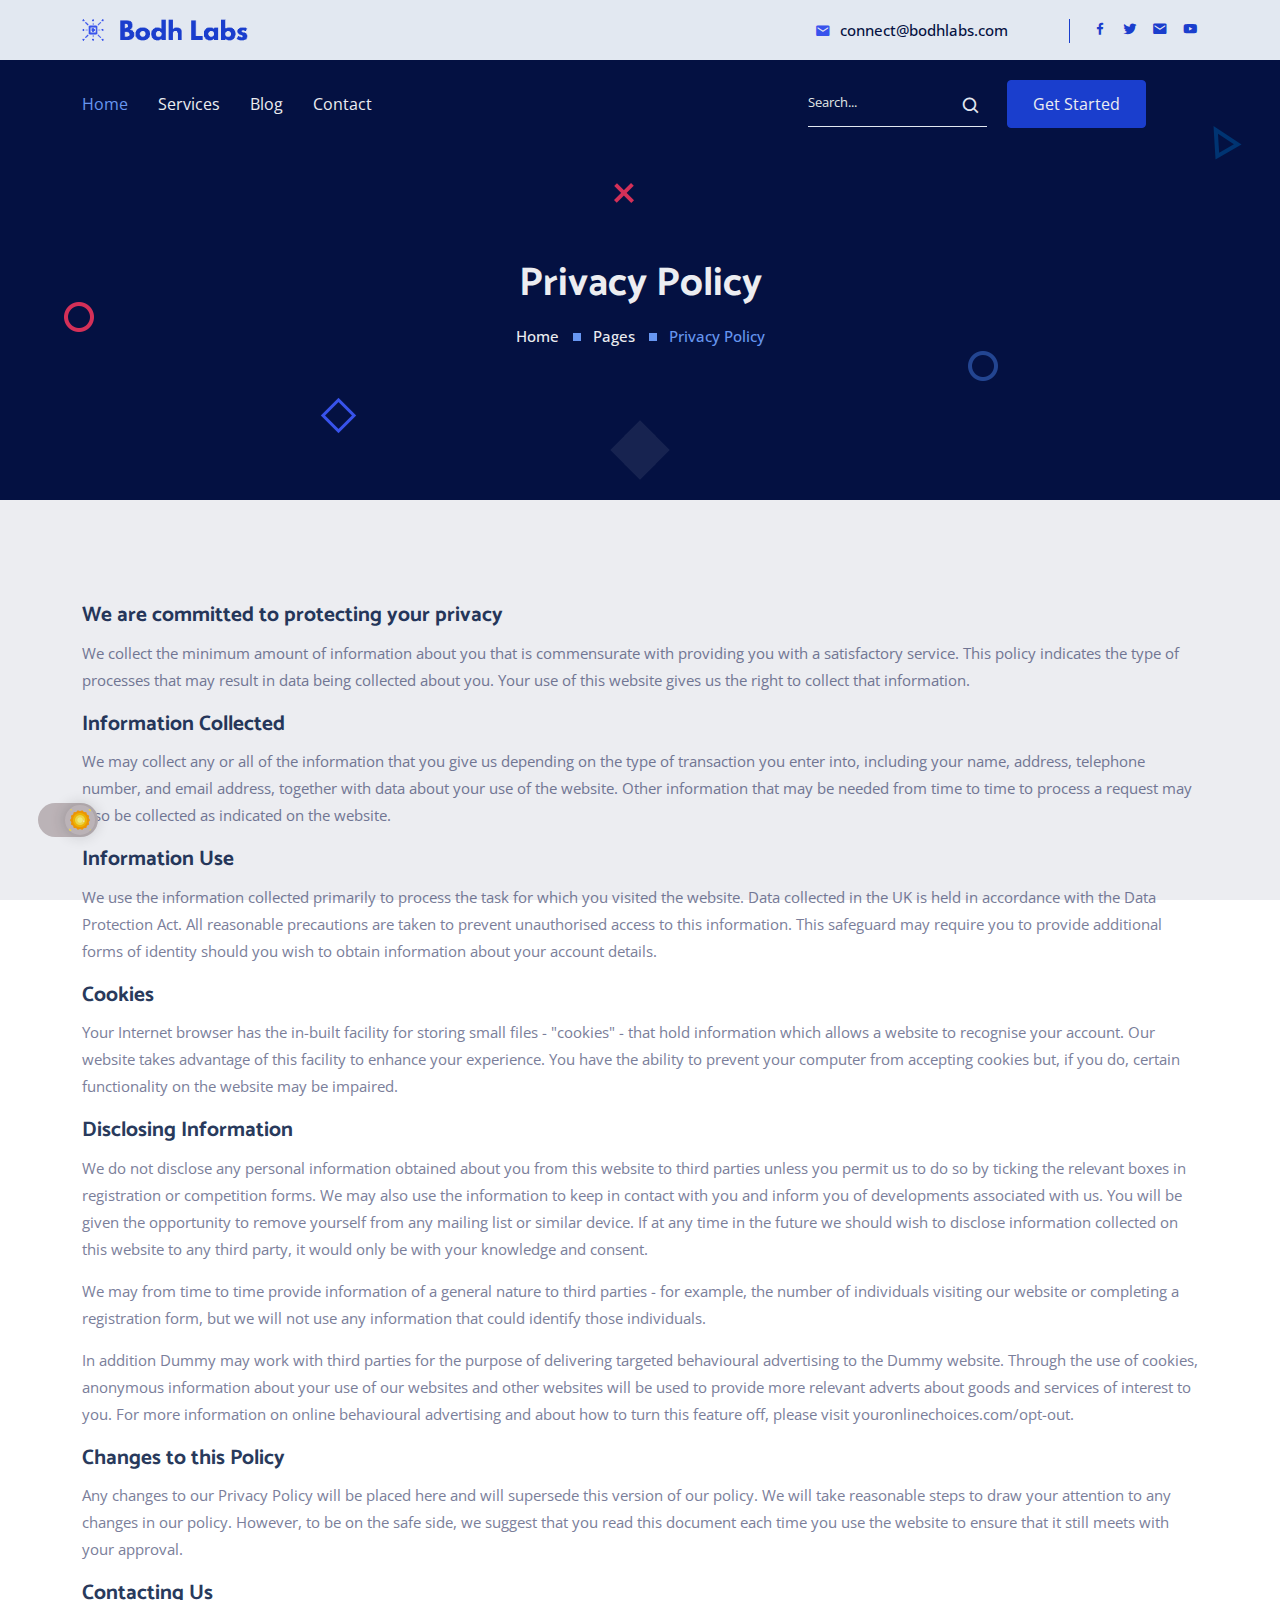
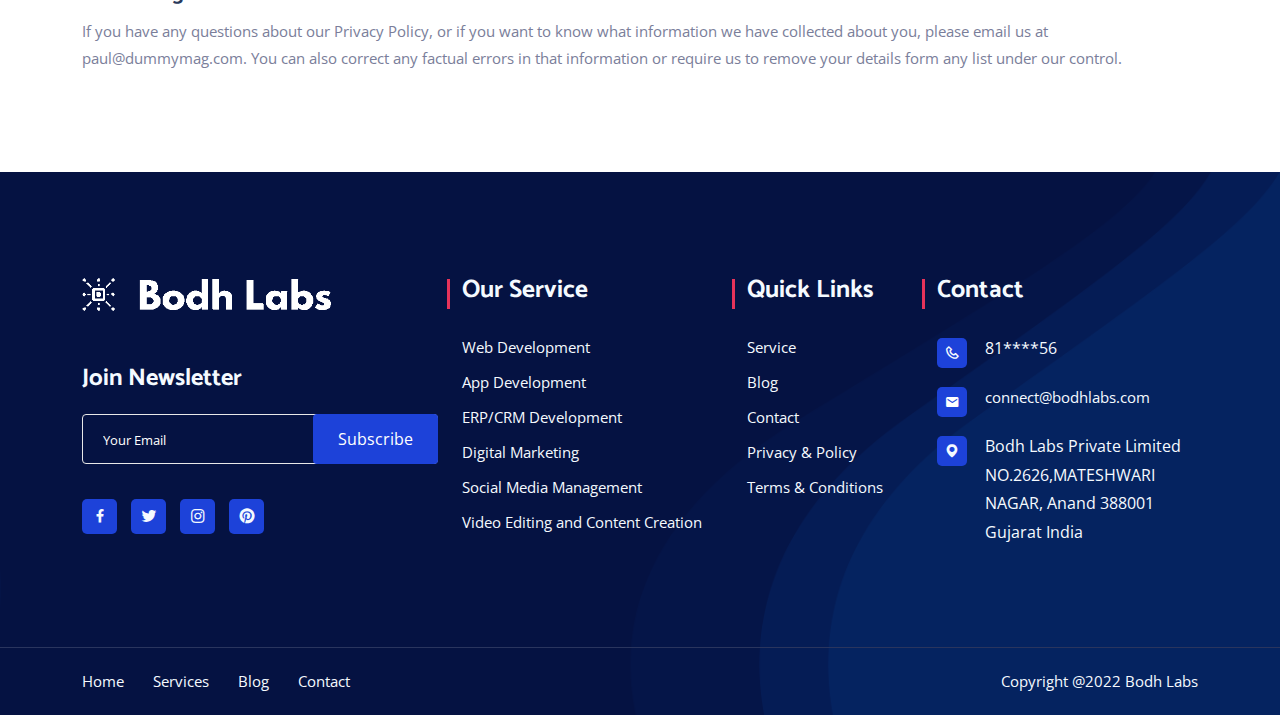
<file: privacy_policy.html>
<!DOCTYPE html>
<html lang="zxx">
    <head>
        <!-- Required meta tags -->
        <meta charset="UTF-8" />
        <meta name="viewport" content="width=device-width, initial-scale=1, shrink-to-fit=no"/>
        
        <!-- Bootstrap Min CSS -->
        <link rel="stylesheet" href="assets/css/bootstrap.min.css">
        <!-- MeanMenu Min CSS -->
        <link rel="stylesheet" href="assets/css/meanmenu.min.css"/>
        <!-- Boxicon Min CSS -->
        <link rel="stylesheet" href="assets/css/boxicons.min.css"/>
        <!-- Flaticon CSS -->
        <link rel="stylesheet" href="assets/css/flaticon.css"/>
        <!-- Magnific Min CSS -->
        <link rel="stylesheet" href="assets/css/magnific-popup.min.css"/>
        <!-- Animate Min CSS -->
        <link rel="stylesheet" href="assets/css/animate.min.css"/>
        <!-- Owl Carousel Min CSS -->
        <link rel="stylesheet" href="assets/css/owl.carousel.min.css"/>
        <!-- Main CSS -->
        <link rel="stylesheet" href="assets/css/style.css"/>
        <!-- Dark CSS -->
        <link rel="stylesheet" href="assets/css/dark.css"/>
        <!-- Responsive CSS -->
        <link rel="stylesheet" href="assets/css/responsive.css"/>
        
        <!-- Favicon -->
        <link rel="icon" type="image/png" href="assets/images/favicon.png"/>
        <!-- Tittle -->
        <title>Paso - IT Solutions & Digital Services HTML Template</title>
    </head>

    <body>
        <!-- PreLoader Start -->
        <div class="loader-content">
            <div class="d-table">
                <div class="d-table-cell">
                    <div class="sk-folding-cube">
                        <div class="sk-cube1 sk-cube"></div>
                        <div class="sk-cube2 sk-cube"></div>
                        <div class="sk-cube4 sk-cube"></div>
                        <div class="sk-cube3 sk-cube"></div>
                    </div>
                </div>
            </div>
        </div>
        <!-- PreLoader End -->

        <!-- Header Area -->
        <header class="header-area">
            <div class="container">
                <div class="row align-items-center">
                    <div class="col-lg-2 col-sm-0">
                        <div class="logo">
                            <a href="index.html"><img src="assets/images/logo(3).png" alt="logo" /></a>
                        </div>
                    </div>
                    <div class="col-lg-8 col-sm-8 text-right pr-0">
                        <div class="header-content-right">
                            <ul class="header-contact">
                                <!-- <li><a href="tel:+1123456789"><i class="bx bxs-phone-call"></i> +1 123 456 789</a></li> -->
                                <li><a href="mailto:connect@bodhlabs.com"><i class="bx bxs-envelope"></i> connect@bodhlabs.com</a></li>
                            </ul>
                        </div>
                    </div>
                    <div class="col-lg-2 col-sm-4 text-right pl-0">
                        <div class="header-content-right">
                            <ul class="header-social">
                                <li>
                                    <a href="#" target="_blank"><i class="bx bxl-facebook"></i></a>
                                </li>
                                <li>
                                    <a href="#" target="_blank"><i class="bx bxl-twitter"></i></a>
                                </li>
                                <li>
                                    <a href="#" target="_blank"> <i class="bx bxs-envelope"></i></a>
                                </li>
                                <li>
                                    <a href="#" target="_blank"> <i class="bx bxl-youtube"></i></a>
                                </li>
                            </ul>
                        </div>
                    </div>
                </div>
            </div>
        </header>
        <!-- End Header Area -->

        <!--Navbar Area -->
        <div class="navbar-area">
            <div class="mobile-nav">
                <a href="index.html" class="logo">
                    <img src="assets/images/logo(3).png" alt="logo" />
                </a>
            </div>

            <div class="main-nav">
                <div class="container">
                    <nav class="navbar navbar-expand-md navbar-light">
                        <div class="collapse navbar-collapse mean-menu" id="navbarSupportedContent">
                            <ul class="navbar-nav text-left">
                                <li class="nav-item">
                                    <a href="#" class="nav-link active">Home</a>
                                    <!-- <ul class="dropdown-menu">
                                        <li class="nav-item">
                                            <a href="index.html" class="nav-link active">Home One</a>
                                        </li>
                                        <li class="nav-item">
                                            <a href="index-2.html" class="nav-link">Home Two</a>
                                        </li>
                                        <li class="nav-item">
                                            <a href="index-3.html" class="nav-link">Home Three</a>
                                        </li>
                                    </ul> -->
                                </li>
                                <li class="nav-item">
                                    <a href="./index.html#services" class="nav-link">Services</a>
                                </li>
                                <li class="nav-item">
                                    <a href="./index.html#blog" class="nav-link ">Blog</a>
                                    <!-- <ul class="dropdown-menu">
                                        <li class="nav-item">
                                            <a href="solutions.html" class="nav-link">Solutions</a>
                                        </li>
                                        <li class="nav-item">
                                            <a href="solutions-details.html" class="nav-link">Solutions Details</a>
                                        </li>
                                    </ul> -->
                                </li>
                                <li class="nav-item">
                                    <a href="./index.html#contact" class="nav-link">Contact</a>
                                    <!-- <ul class="dropdown-menu">
                                        <li class="nav-item">
                                            <a href="case.html" class="nav-link">Case Studies</a>
                                        </li>
                                        <li class="nav-item">
                                            <a href="case-details.html" class="nav-link">Case Studies Details</a>
                                        </li>
                                    </ul> -->
                                </li>
                                
                            </ul>
                        </div>
                        <div class="nav-right">
                            <form>
                                <div class="input-group">
                                    <input type="text" class="form-control search" placeholder="Search..." />
                                </div>
                                <button type="submit">
                                    <i class="bx bx-search"></i>
                                </button>
                            </form>
                        </div>
                        <div class="nav-btn">
                            <a href="./index.html" class="box-btn">Get Started</a>
                        </div>
                    </nav>
                </div>
            </div>
        </div>
        <!-- End Navbar Area -->

        <!-- Start Page Title Area -->
        <div class="page-title-area">
            <div class="container">
                <div class="page-title-content">
                    <h2>Privacy Policy</h2>
                    <ul>
                        <li>
                            <a href="index.html">
                                Home 
                            </a>
                        </li>

                        <li>Pages</li>

                        <li class="active">Privacy Policy</li>
                    </ul>
                </div>
            </div>
            <div class="page-shape">
                <div class="shape1">
                    <img src="assets/images/shape/1.png" alt="shape" />
                </div>
                <div class="shape3">
                    <img src="assets/images/shape/3.png" alt="shape" />
                </div>
                <div class="shape4">
                    <img src="assets/images/shape/4.png" alt="shape" />
                </div>
                <div class="shape5">
                    <img src="assets/images/shape/5.png" alt="shape" />
                </div>
                <div class="shape6">
                    <img src="assets/images/shape/6.png" alt="shape" />
                </div>
            </div>
        </div>
        <!-- End Page Title Area -->

        <!-- Privacy -->
        <section class="privecy-area ptb-100">
            <div class="container">
                <h3>We are committed to protecting your privacy</h3>
                <p>We collect the minimum amount of information about you that is commensurate with providing you with a satisfactory service. This policy indicates the type of processes that may result in data being collected about you. Your use of this website gives us the right to collect that information.</p>
                
                <h3>Information Collected</h3>
                <p>We may collect any or all of the information that you give us depending on the type of transaction you enter into, including your name, address, telephone number, and email address, together with data about your use of the website. Other information that may be needed from time to time to process a request may also be collected as indicated on the website.</p>

                <h3>Information Use</h3>
                <p>We use the information collected primarily to process the task for which you visited the website. Data collected in the UK is held in accordance with the Data Protection Act. All reasonable precautions are taken to prevent unauthorised access to this information. This safeguard may require you to provide additional forms of identity should you wish to obtain information about your account details.</p>

                <h3>Cookies</h3>
                <p>Your Internet browser has the in-built facility for storing small files - "cookies" - that hold information which allows a website to recognise your account. Our website takes advantage of this facility to enhance your experience. You have the ability to prevent your computer from accepting cookies but, if you do, certain functionality on the website may be impaired.</p>

                <h3>Disclosing Information</h3>
                <p>We do not disclose any personal information obtained about you from this website to third parties unless you permit us to do so by ticking the relevant boxes in registration or competition forms. We may also use the information to keep in contact with you and inform you of developments associated with us. You will be given the opportunity to remove yourself from any mailing list or similar device. If at any time in the future we should wish to disclose information collected on this website to any third party, it would only be with your knowledge and consent.</p>
                <p>We may from time to time provide information of a general nature to third parties - for example, the number of individuals visiting our website or completing a registration form, but we will not use any information that could identify those individuals.</p>
                <p>In addition Dummy may work with third parties for the purpose of delivering targeted behavioural advertising to the Dummy website. Through the use of cookies, anonymous information about your use of our websites and other websites will be used to provide more relevant adverts about goods and services of interest to you. For more information on online behavioural advertising and about how to turn this feature off, please visit youronlinechoices.com/opt-out.</p>

                <h3>Changes to this Policy</h3>
                <p>Any changes to our Privacy Policy will be placed here and will supersede this version of our policy. We will take reasonable steps to draw your attention to any changes in our policy. However, to be on the safe side, we suggest that you read this document each time you use the website to ensure that it still meets with your approval.</p>

                <h3>Contacting Us</h3>
                <p>If you have any questions about our Privacy Policy, or if you want to know what information we have collected about you, please email us at paul@dummymag.com. You can also correct any factual errors in that information or require us to remove your details form any list under our control.</p>

            </div>
        </section>
        <!-- End Privacy -->

        <!-- Footer Area -->
        <footer class="footer-area pt-100">
            <div class="container">
                <div class="row">
                    <div class="col-lg-4 col-md-6">
                        <div class="content">
                            <div class="logo">
                                <a href="index.html"><img src="assets/images/logo(4).png" alt="logo" class="footer_logo"/></a>
                            </div>
                            <!-- <p>
                                Lorem ipsum dolor sit amet, mattetur adipiscing elit, sed do eiusmod.
                            </p> -->
                            <div class="subscribe mt-5">
                                <h4>Join Newsletter</h4>
                                <form class="newsletter-form" data-toggle="validator">
                                    <input type="email" id="emails" class="form-control" placeholder="Your Email" name="EMAIL" required autocomplete="off">

                                    <button class="box-btn" type="submit">
                                        Subscribe
                                    </button>

                                    <div id="validator-newsletter" class="form-result"></div>
                                </form>
                            </div>

                            <ul class="social">
                                <li>
                                    <a href="#" target="_blank"><i class='bx bxl-facebook' ></i></a>
                                </li>
                                <li>
                                    <a href="#" target="_blank"><i class='bx bxl-twitter' ></i></a>
                                </li>
                                <li>
                                    <a href="#" target="_blank"><i class='bx bxl-instagram' ></i></a>
                                </li>
                                <li>
                                    <a href="#" target="_blank"><i class='bx bxl-pinterest' ></i></a>
                                </li>
                            </ul>
                        </div>
                    </div>
                    <div class="col-lg-3 col-md-6">
                        <div class="content ml-15">
                            <h3>Our Service</h3>
                            <ul class="footer-list">
                                <li><a href="./web-development.html">Web Development</a></li>
                                <li><a href="./app-development.html"> App Development</a></li>
                                <li><a href="./erp_crm-development.html">ERP/CRM Development</a></li>
                                <li><a href="./digital-marketing.html">Digital Marketing</a></li>
                                <li><a href="./social-media-management.html">Social Media Management</a></li>
                                <li><a href="./video-editing.html">Video Editing and Content Creation</a></li>
                            </ul>
                        </div>
                    </div>
                    <div class="col-lg-2 col-md-6">
                        <div class="content">
                            <h3>Quick Links</h3>
                            <ul class="footer-list">
                                <!-- <li><a href="faq.html">FAQ</a></li> -->
                                <li><a href="./index.html#services">Service</a></li>
                                <li><a href="./index.html#blog">Blog</a></li>
                                <li><a href="./index.html#contact">Contact</a></li>
                                <li><a href="./privacy_policy.html">Privacy & Policy</a></li>
                                <li><a href="./terms-condition.html">Terms & Conditions</a></li>
                                <!-- <li><a href="#">Data Analysis</a></li> -->
                            </ul>
                        </div>
                    </div>
                    <div class="col-lg-3 col-md-6">
                        <div class="content contacts">
                            <h3 class="ml-40">Contact</h3>
                            <ul class="footer-list foot-social">
                                <!-- <li><a href="tel:+1123456789"><i class="bx bx-mobile-alt"></i> +1 123 456 789</a></li> -->
                                <!-- <li><a href="tel:+1975456789"><i class="bx bx-phone"></i> +1 975 456 789</a></li> -->
                                <li><i class="bx bx-phone"></i> 81****56</li>
                                <li><a href="mailto:connect@bodhlabs.com"><i class="bx bxs-envelope"></i>connect@bodhlabs.com</a></li>
                                <!-- <li><a href="mailto:support@paso.com"><i class="bx bxs-envelope"></i> support@paso.com</a></li> -->
                                <li><i class="bx bxs-map"></i> Bodh Labs Private Limited 
                                    NO.2626,MATESHWARI NAGAR,
                                    Anand 388001
                                    Gujarat
                                    India</li>
                            </ul>
                        </div>
                    </div>
                </div>
            </div>
            <div class="copy-area">
                <div class="container">
                    <div class="row">
                        <div class="col-lg-6">
                            <ul class="menu">
                                <li><a href="index.html">Home</a></li>
                                <!-- <li><a href="about.html">About</a></li> -->
                                <!-- <li><a href="solutions.html">Solutions</a></li> -->
                                <li><a href="./index.html#services">Services</a></li>
                                <li><a href="./index.html#blog">Blog</a></li>
                                <li><a href="./index.html#contact">Contact</a></li>
                            </ul>
                        </div>
                        <div class="col-lg-6">
                            <p class="right">
                                Copyright @2022 Bodh Labs
                                <!-- . Designed By
                                <a href="https://hibootstrap.com/" target="_blank">HiBootstrap.com</a> -->
                            </p>
                        </div>
                    </div>
                </div>
            </div>
        </footer>
        <!-- End Footer Area -->

        <!-- Start Go Top Area -->
        <div class="go-top">
            <i class='bx bx-chevrons-up'></i>
            <i class='bx bx-chevrons-up'></i>
        </div>
        <!-- End Go Top Area -->


        <!-- jQuery Min JS -->
        <script src="assets/js/jquery.min.js"></script>
        <!-- Bootstrap Bundle Min JS -->
        <script src="assets/js/bootstrap.bundle.min.js"></script>
        <!-- MeanMenu Min JS -->
        <script src="assets/js/meanmenu.min.js"></script>
        <!-- Magnific Popup Min JS -->
        <script src="assets/js/magnific-popup.min.js"></script>
        <!-- Owl carasol Min Js -->
        <script src="assets/js/owl.carousel.min.js"></script>
        <!-- Wow Min js -->
        <script src="assets/js/wow.min.js"></script>
        <!-- Isotope MinJs -->
        <script src="assets/js/isotope.pkgd.min.js"></script>
        <!-- Form Ajaxchimp Min JS -->
        <script src="assets/js/ajaxchimp.min.js"></script>
        <!-- Form Validator Js  -->
        <script src="assets/js/form-validator.min.js"></script>
        <!-- Contact Form Min Js -->
        <script src="assets/js/contact-form-script.js"></script>
        <!-- Main js -->
        <script src="assets/js/main.js"></script>
    </body>
</html>
</file>
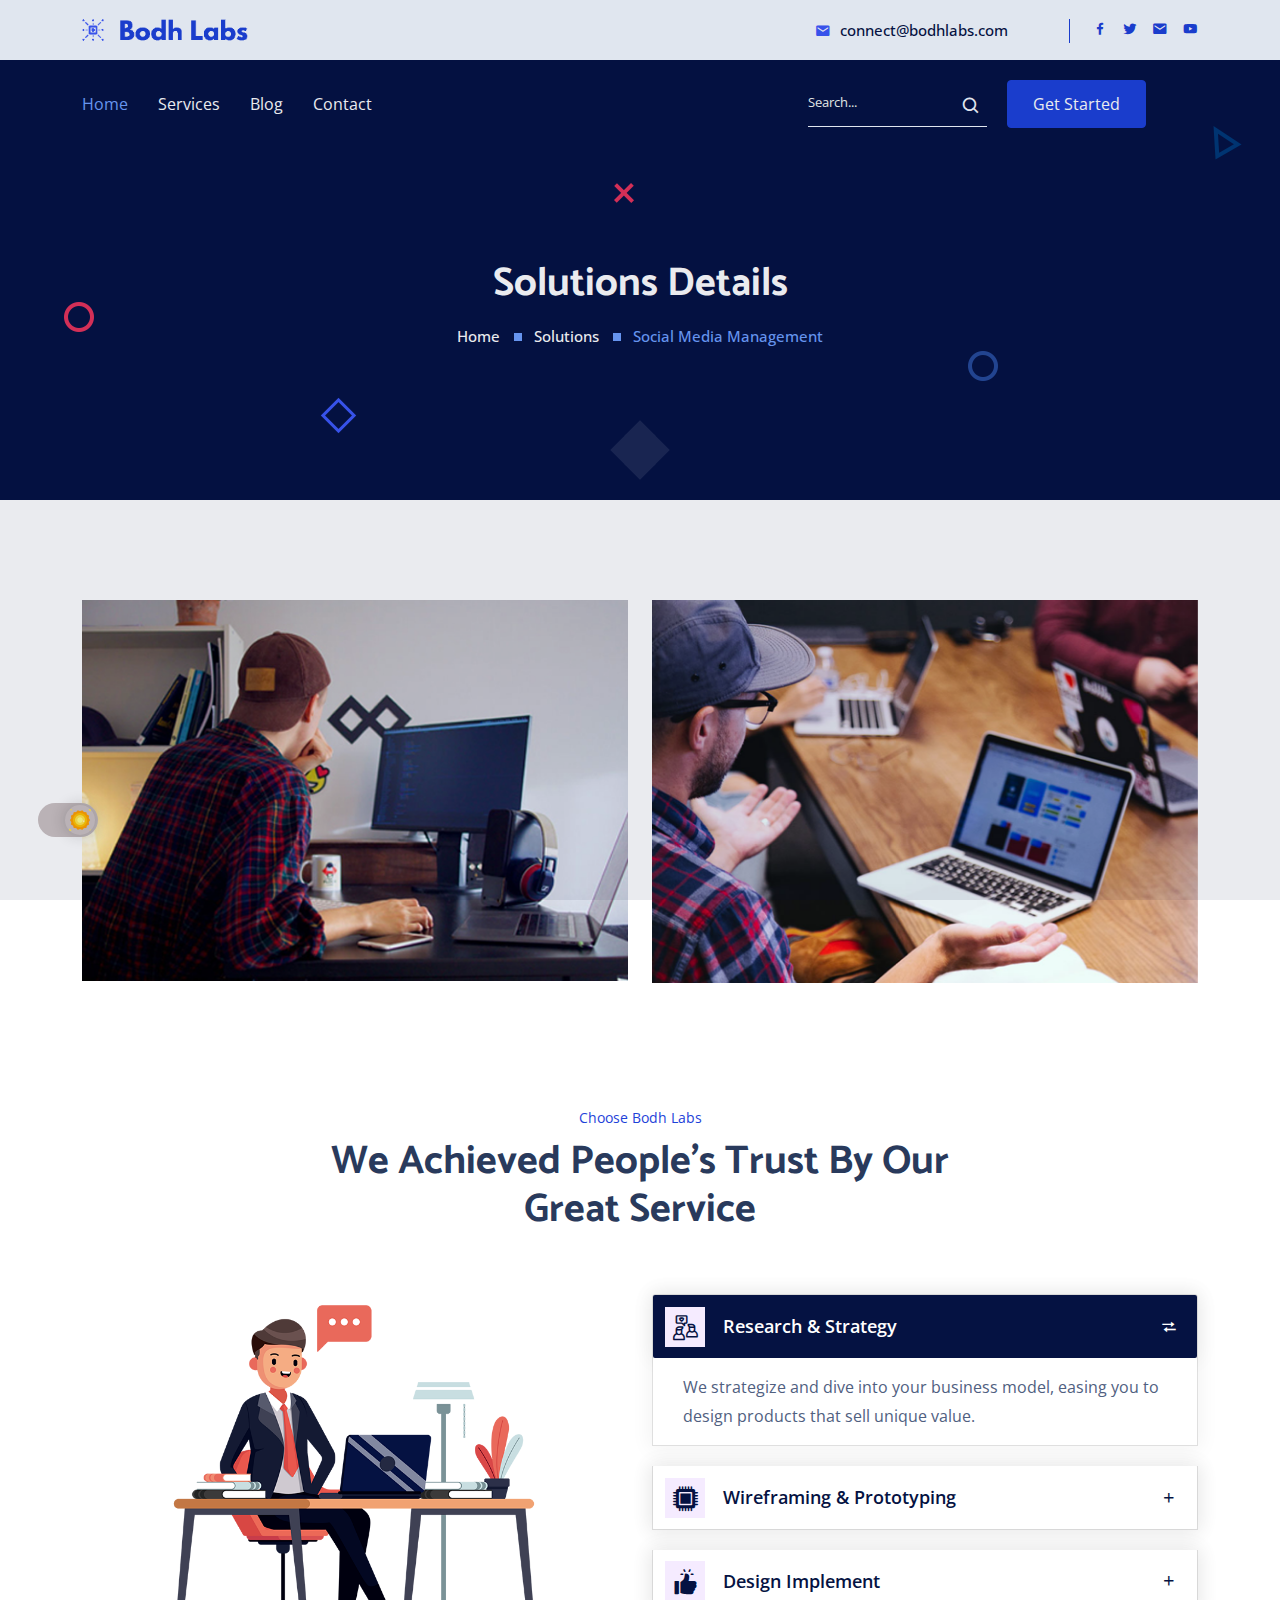
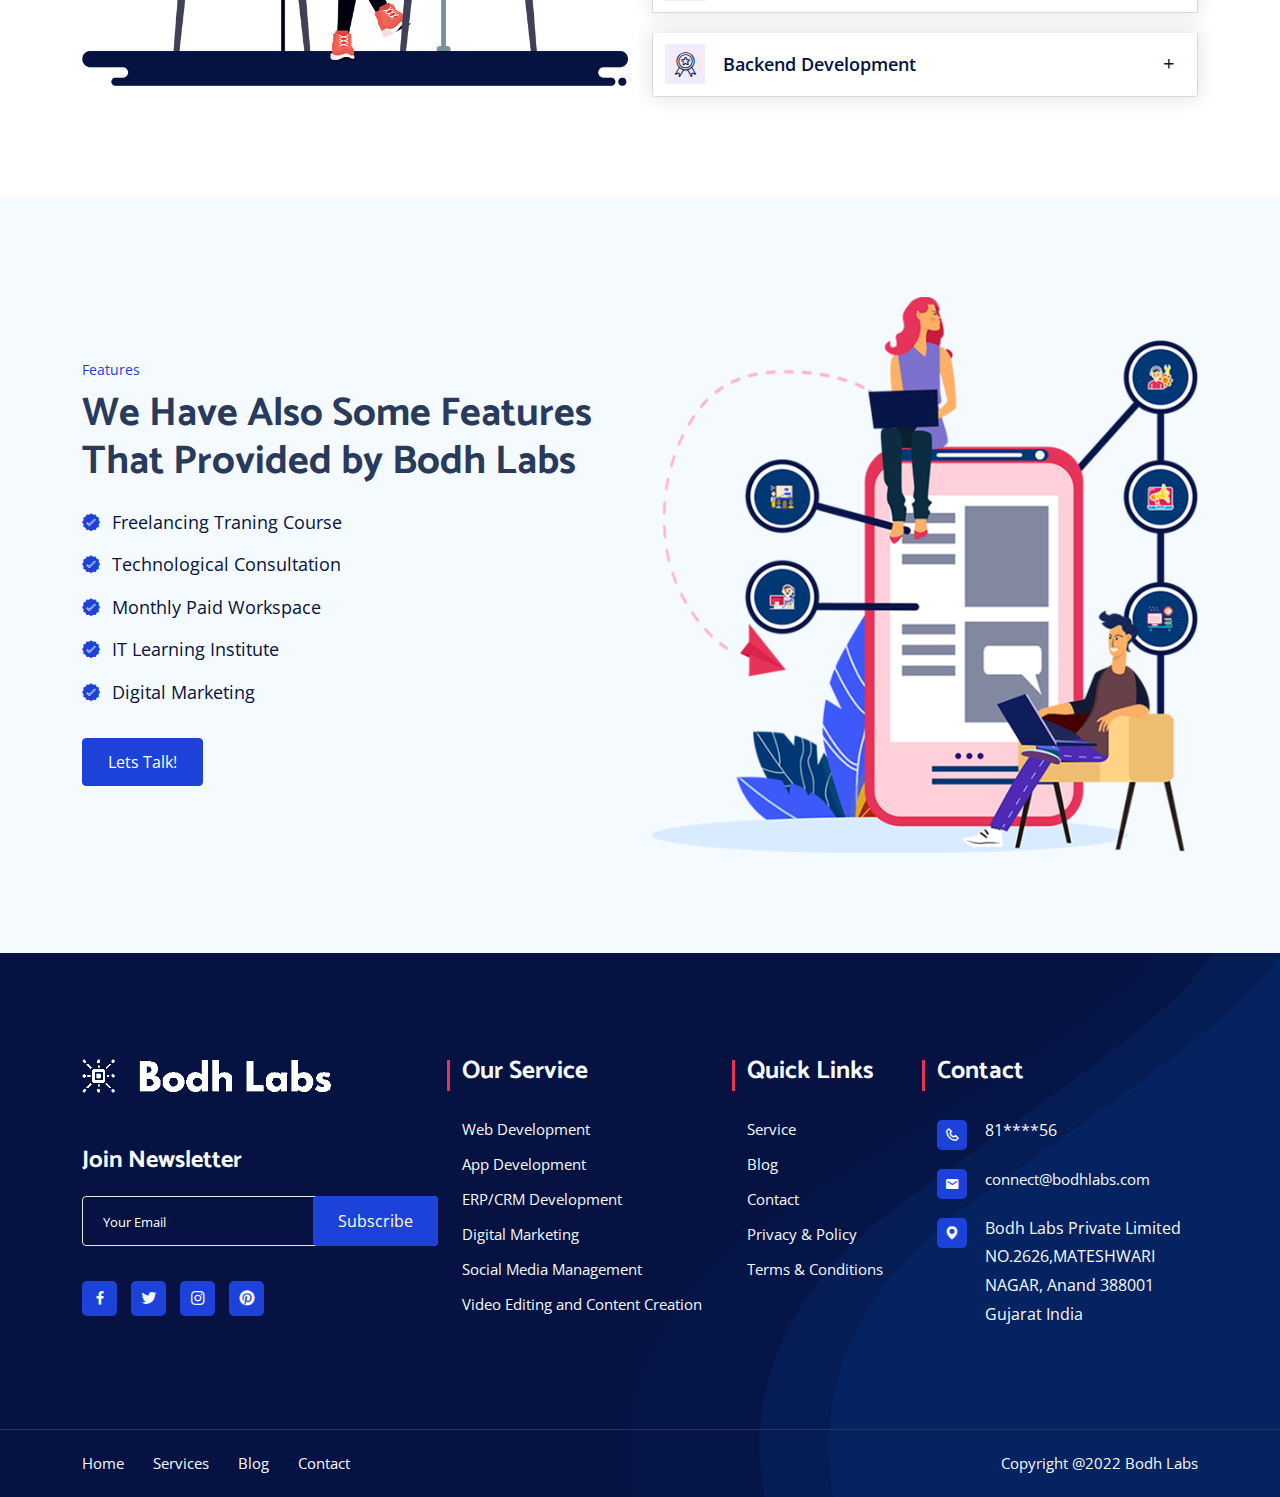
<file: social-media-management.html>
<!DOCTYPE html>
<html lang="zxx">

    <head>
        <!-- Required meta tags -->
        <meta charset="UTF-8" />
        <meta name="viewport" content="width=device-width, initial-scale=1, shrink-to-fit=no"/>
        
        <!-- Bootstrap Min CSS -->
        <link rel="stylesheet" href="assets/css/bootstrap.min.css">
        <!-- MeanMenu Min CSS -->
        <link rel="stylesheet" href="assets/css/meanmenu.min.css"/>
        <!-- Boxicon Min CSS -->
        <link rel="stylesheet" href="assets/css/boxicons.min.css"/>
        <!-- Flaticon CSS -->
        <link rel="stylesheet" href="assets/css/flaticon.css"/>
        <!-- Magnific Min CSS -->
        <link rel="stylesheet" href="assets/css/magnific-popup.min.css"/>
        <!-- Animate Min CSS -->
        <link rel="stylesheet" href="assets/css/animate.min.css"/>
        <!-- Owl Carousel Min CSS -->
        <link rel="stylesheet" href="assets/css/owl.carousel.min.css"/>
        <!-- Main CSS -->
        <link rel="stylesheet" href="assets/css/style.css"/>
        <!-- Dark CSS -->
        <link rel="stylesheet" href="assets/css/dark.css"/>
        <!-- Responsive CSS -->
        <link rel="stylesheet" href="assets/css/responsive.css"/>
        
        <!-- Favicon -->
        <link rel="icon" type="image/png" href="assets/images/favicon.png"/>
        <!-- Tittle -->
        <title>Paso - IT Solutions & Digital Services HTML Template</title>
    </head>

    <body>
        <!-- PreLoader Start -->
        <div class="loader-content">
            <div class="d-table">
                <div class="d-table-cell">
                    <div class="sk-folding-cube">
                        <div class="sk-cube1 sk-cube"></div>
                        <div class="sk-cube2 sk-cube"></div>
                        <div class="sk-cube4 sk-cube"></div>
                        <div class="sk-cube3 sk-cube"></div>
                    </div>
                </div>
            </div>
        </div>
        <!-- PreLoader End -->

        <!-- Header Area -->
        <header class="header-area">
            <div class="container">
                <div class="row align-items-center">
                    <div class="col-lg-2 col-sm-0">
                        <div class="logo">
                            <a href="index.html"><img src="assets/images/logo(3).png" alt="logo" /></a>
                        </div>
                    </div>
                    <div class="col-lg-8 col-sm-8 text-right pr-0">
                        <div class="header-content-right">
                            <ul class="header-contact">
                                <!-- <li><a href="tel:+1123456789"><i class="bx bxs-phone-call"></i> +1 123 456 789</a></li> -->
                                <li><a href="mailto:connect@bodhlabs.com"><i class="bx bxs-envelope"></i> connect@bodhlabs.com</a></li>
                            </ul>
                        </div>
                    </div>
                    <div class="col-lg-2 col-sm-4 text-right pl-0">
                        <div class="header-content-right">
                            <ul class="header-social">
                                <li>
                                    <a href="#" target="_blank"><i class="bx bxl-facebook"></i></a>
                                </li>
                                <li>
                                    <a href="#" target="_blank"><i class="bx bxl-twitter"></i></a>
                                </li>
                                <li>
                                    <a href="#" target="_blank"> <i class="bx bxs-envelope"></i></a>
                                </li>
                                <li>
                                    <a href="#" target="_blank"> <i class="bx bxl-youtube"></i></a>
                                </li>
                            </ul>
                        </div>
                    </div>
                </div>
            </div>
        </header>
        <!-- End Header Area -->

        <!--Navbar Area -->
        <div class="navbar-area">
            <div class="mobile-nav">
                <a href="index.html" class="logo">
                    <img src="assets/images/logo(3).png" alt="logo" />
                </a>
            </div>

            <div class="main-nav">
                <div class="container">
                    <nav class="navbar navbar-expand-md navbar-light">
                        <div class="collapse navbar-collapse mean-menu" id="navbarSupportedContent">
                            <ul class="navbar-nav text-left">
                                <li class="nav-item">
                                    <a href="./index.html" class="nav-link active">Home</a>
                                    <!-- <ul class="dropdown-menu">
                                        <li class="nav-item">
                                            <a href="index.html" class="nav-link active">Home One</a>
                                        </li>
                                        <li class="nav-item">
                                            <a href="index-2.html" class="nav-link">Home Two</a>
                                        </li>
                                        <li class="nav-item">
                                            <a href="index-3.html" class="nav-link">Home Three</a>
                                        </li>
                                    </ul> -->
                                </li>
                                <li class="nav-item">
                                    <a href="./index.html#services" class="nav-link">Services</a>
                                </li>
                                <li class="nav-item">
                                    <a href="./index.html#blog" class="nav-link ">Blog</a>
                                    <!-- <ul class="dropdown-menu">
                                        <li class="nav-item">
                                            <a href="solutions.html" class="nav-link">Solutions</a>
                                        </li>
                                        <li class="nav-item">
                                            <a href="solutions-details.html" class="nav-link">Solutions Details</a>
                                        </li>
                                    </ul> -->
                                </li>
                                <li class="nav-item">
                                    <a href="./index.html#contact" class="nav-link">Contact</a>
                                    <!-- <ul class="dropdown-menu">
                                        <li class="nav-item">
                                            <a href="case.html" class="nav-link">Case Studies</a>
                                        </li>
                                        <li class="nav-item">
                                            <a href="case-details.html" class="nav-link">Case Studies Details</a>
                                        </li>
                                    </ul> -->
                                </li>
                                
                            </ul>
                        </div>
                        <div class="nav-right">
                            <form>
                                <div class="input-group">
                                    <input type="text" class="form-control search" placeholder="Search..." />
                                </div>
                                <button type="submit">
                                    <i class="bx bx-search"></i>
                                </button>
                            </form>
                        </div>
                        <div class="nav-btn">
                            <a href="./index.html" class="box-btn">Get Started</a>
                        </div>
                    </nav>
                </div>
            </div>
        </div>
        <!-- End Navbar Area -->

        <!-- Start Page Title Area -->
        <div class="page-title-area">
            <div class="container">
                <div class="page-title-content">
                    <h2>Solutions Details</h2>
                    <ul>
                        <li>
                            <a href="index.html">
                                Home 
                            </a>
                        </li>

                        <li>Solutions</li>

                        <li class="active">Social Media Management</li>
                    </ul>
                </div>
            </div>
            <div class="page-shape">
                <div class="shape1">
                    <img src="assets/images/shape/1.png" alt="shape" />
                </div>
                <div class="shape3">
                    <img src="assets/images/shape/3.png" alt="shape" />
                </div>
                <div class="shape4">
                    <img src="assets/images/shape/4.png" alt="shape" />
                </div>
                <div class="shape5">
                    <img src="assets/images/shape/5.png" alt="shape" />
                </div>
                <div class="shape6">
                    <img src="assets/images/shape/6.png" alt="shape" />
                </div>
            </div>
        </div>
        <!-- End Page Title Area -->

        <!-- Start Services Details Area -->
		<section class="services-details-area pt-100">
			<div class="container">
				<div class="row">
					<div class="col-lg-6">
						<div class="services-img mb">
							<img src="assets/images/solutions-details/1.png" alt="Image">
						</div>
					</div>
					<div class="col-lg-6">
						<div class="services-item-wrap owl-carousel owl-theme">
							<div class="services-item">
								<img src="assets/images/solutions-details/2.png" alt="Image">
							</div>
							<div class="services-item">
								<img src="assets/images/solutions-details/3.png" alt="Image">
							</div>
							<div class="services-item">
								<img src="assets/images/solutions-details/4.png" alt="Image">
							</div>
						</div>
                    </div>
                    
                    <!-- <div class="col-12">
                        <div class="services-details-text">
                            <h2>Publicise your brand story on digital channels</h2>
                            <h3>Find new customers by advertising on social media channels.</h3>
                            <p>Social Media Marketing is a force which cannot be ignored. Your prospects are on social media to talk with their friends and know about the latest trends. Here are some social media stars.</p>

                            <ul>
                                <li>Facebook crossed 2 billion active users!. Over 8 million people in UAE who are on Facebook.</li>
                                <li>Twitter usage is very active in UAE & Saudi, specially the Arabic community.</li>
                                <li>Instagram is now the number 1 social media platform for engagement and stories in UAE</li>
                                <li>Snapchat has always innovated and the creative content is addictive. It has high usage in UAE</li>
                                <li>Youtube is the 2nd largest search engine in the world. Youtube is the no 1 way to consume video content in UAE</li>
                                <li>LinkedIn now has over 4 million active professional accounts in UAE.</li>
                                <li>Quora Reach engaged and high value audience on quora ads. More people use Quora to find answers</li>
                                <li>Reddit Advertising is a good option to use. Reddit users are increasing in UAE</li>
                                <li>Pinterest is a visual paradise. People come here for inspiration and has its own user base.</li>
                                <li>Tiktok is the new rising social media star in UAE. See short video content and ads in between</li>
                            </ul>
                        </div>
                    </div> -->
				</div>

				<!-- <div class="scrives-item-2 mt-4 ">
					<div class="row align-items-center">
						<div class="col-lg-4">
							<div class="services-img mb-qc">
								<img src="assets/images/solutions-details/5.png" alt="Image">
							</div>
						</div>
	
						<div class="col-lg-8">
							<h3>QA Testing</h3>
							<p>There are many variations of passages of Lorem Ipsum available, but the majority have suffered alteration in some form, by injected humour, or randomised words which don't look even slightly believable. If you are going to use a passage of Lorem Ipsum, you need to be sure there isn't anything embarrassing hidden in the middle of text. All the Lorem Ipsum generators on the Internet tend to repeat predefined chunks as necessary, making this the first true generator on the Internet. It uses a dictionary of over 200 Latin words, combined with a handful of model sentence structures, to generate Lorem Ipsum which looks reasonable. The generated Lorem Ipsum is therefore always free from repetition necessary, making this the first as necessary, making this</p>
						</div>
					</div>
				</div> -->
				
				<!-- <div class="scrives-item-3 mt-4">
					<div class="row align-items-center">
						<div class="col-lg-6 col-sm-6">
							<div class="social">
								<ul class="social-link">
									<li>
										<a href="#">
											<i class="bx bxl-facebook"></i>
										</a>
									</li>
									<li>
										<a href="#">
											<i class="bx bxl-twitter"></i>
										</a>
									</li>
									<li>
										<a href="#">
											<i class="bx bxl-pinterest-alt"></i>
										</a>
									</li>
									<li>
										<a href="#">
											<i class="bx bxl-instagram"></i>
										</a>
									</li>
								</ul>
							</div>
						</div>

						<div class="col-lg-6 col-sm-6">
							<div class="share">
								<a href="#">
									<i class="bx bx-share-alt"></i>
									Share
								</a>
							</div>
						</div>
					</div>
				</div> -->
			</div>
		</section>
		<!-- End Services Details Area -->

        <!-- Choose Area -->
        <section class="choose-area ptb-100">
            <div class="container">
                <div class="section-title">
                    <span>Choose Bodh Labs</span>
                    <h2>We Achieved People’s Trust by Our Great Service</h2>
                    <!-- <p> Lorem ipsum dolor sit amet, consectetur adipiscing elit, sed do eiusmod tempor incididunt ut labore et dolore magna aliqua. Quis ipsum suspendisse.</p> -->
                </div>
                <div class="row align-items-center">
                    <div class="col-lg-6">
                        <div class="choose-img">
                            <img src="assets/images/choose-img.png" alt="choose" />
                        </div>
                    </div>

                    <div class="col-lg-6">
                        <div class="choose-content">
                            <div class="faq-accordion">
                                <ul class="accordion">
                                    <li class="accordion-item">
                                        <div class="icon">
                                            <i class="flaticon-friends"></i>
                                        </div>
                                        <a class="accordion-title active" href="javascript:void(0)">
                                            <i class="bx bx-plus"></i> Research & Strategy
                                        </a>
                                        <p class="accordion-content show">
                                            We strategize and dive into your business model, easing you to design products that sell unique value.
                                        </p>
                                    </li>

                                    <li class="accordion-item">
                                        <div class="icon">
                                            <i class="flaticon-chip"></i>
                                        </div>
                                        <a class="accordion-title" href="javascript:void(0)">
                                            <i class="bx bx-plus"></i>Wireframing & Prototyping
                                        </a>
                                        <p class="accordion-content">
                                            Through wireframing and prototyping techniques we test all the stages of product evolution to make it bug-free.
                                        </p>
                                    </li>

                                    <li class="accordion-item">
                                        <div class="icon">
                                            <i class="flaticon-like"></i>
                                        </div>
                                        <a class="accordion-title" href="javascript:void(0)">
                                            <i class="bx bx-plus"></i>Design Implement
                                        </a>
                                        <p class="accordion-content">
                                            We explore and implement the best possible design for our client's amidst rising technologies.
                                        </p>
                                    </li>

                                    <li class="accordion-item">
                                        <div class="icon">
                                            <i class="flaticon-award"></i>
                                        </div>
                                        <a class="accordion-title" href="javascript:void(0)">
                                            <i class="bx bx-plus"></i>
                                            Backend Development
                                        </a>
                                        <p class="accordion-content">
                                            We have the best team of backend developers programming exactly what the clients require.
                                        </p>
                                    </li>
                                </ul>
                            </div>
                        </div>
                    </div>
                </div>
            </div>
        </section>
        <!-- End Choose Area -->

        <!-- Feature Area -->
        <section class="feature-area bg-color ptb-100">
            <div class="container">
                <div class="row align-items-center">
                    <div class="col-lg-6">
                        <div class="contnet">
                            <div class="feature-tittle">
                                <span>Features</span>
                                <h2>We Have Also Some Features That Provided by Bodh Labs</h2>
                                <!-- <p>Lorem ipsum dolor, sit amet consectetur adipisicing elit. Incidunt consectetur, beatae quod eaque reprehenderit non ab quibusdam doloribus voluptatibus! Voluptatum aspernatur quasi id dolore doloremque quo vero</p> -->
                            </div>

                            <ul>
                                <li>
                                    <i class="flaticon-correct"></i>
                                    Freelancing Traning Course
                                </li>
                                <li>
                                    <i class="flaticon-correct"></i>
                                    Technological Consultation
                                </li>
                                <li>
                                    <i class="flaticon-correct"></i>
                                    Monthly Paid Workspace
                                </li>
                                <li>
                                    <i class="flaticon-correct"></i>
                                    IT Learning Institute
                                </li>
                                <li>
                                    <i class="flaticon-correct"></i>
                                    Digital Marketing
                                </li>
                            </ul>
                            <a href="#contact" class="box-btn">Lets Talk!</a>
                        </div>
                    </div>

                    <div class="col-lg-6">
                        <div class="feature-img">
                            <img src="assets/images/feature-img.png" alt="feature" />
                        </div>
                    </div>
                </div>
            </div>
        </section>
        <!-- End Feature Area -->

        <!-- Footer Area -->
        <footer class="footer-area pt-100">
            <div class="container">
                <div class="row">
                    <div class="col-lg-4 col-md-6">
                        <div class="content">
                            <div class="logo">
                                <a href="index.html"><img src="assets/images/logo(4).png" alt="logo" class="footer_logo"/></a>
                            </div>
                            <!-- <p>
                                Lorem ipsum dolor sit amet, mattetur adipiscing elit, sed do eiusmod.
                            </p> -->
                            <div class="subscribe mt-5">
                                <h4>Join Newsletter</h4>
                                <form class="newsletter-form" data-toggle="validator">
                                    <input type="email" id="emails" class="form-control" placeholder="Your Email" name="EMAIL" required autocomplete="off">

                                    <button class="box-btn" type="submit">
                                        Subscribe
                                    </button>

                                    <div id="validator-newsletter" class="form-result"></div>
                                </form>
                            </div>

                            <ul class="social">
                                <li>
                                    <a href="#" target="_blank"><i class='bx bxl-facebook' ></i></a>
                                </li>
                                <li>
                                    <a href="#" target="_blank"><i class='bx bxl-twitter' ></i></a>
                                </li>
                                <li>
                                    <a href="#" target="_blank"><i class='bx bxl-instagram' ></i></a>
                                </li>
                                <li>
                                    <a href="#" target="_blank"><i class='bx bxl-pinterest' ></i></a>
                                </li>
                            </ul>
                        </div>
                    </div>
                    <div class="col-lg-3 col-md-6">
                        <div class="content ml-15">
                            <h3>Our Service</h3>
                            <ul class="footer-list">
                                <li><a href="./web-development.html">Web Development</a></li>
                                <li><a href="./app-development.html"> App Development</a></li>
                                <li><a href="./erp_crm-development.html">ERP/CRM Development</a></li>
                                <li><a href="./digital-marketing.html">Digital Marketing</a></li>
                                <li><a href="./social-media-management.html">Social Media Management</a></li>
                                <li><a href="./video-editing.html">Video Editing and Content Creation</a></li>
                            </ul>
                        </div>
                    </div>
                    <div class="col-lg-2 col-md-6">
                        <div class="content">
                            <h3>Quick Links</h3>
                            <ul class="footer-list">
                                <!-- <li><a href="faq.html">FAQ</a></li> -->
                                <li><a href="./index.html#services">Service</a></li>
                                <li><a href="./index.html#blog">Blog</a></li>
                                <li><a href="./index.html#contact">Contact</a></li>
                                <li><a href="./privacy_policy.html">Privacy & Policy</a></li>
                                <li><a href="./terms-condition.html">Terms & Conditions</a></li>
                                <!-- <li><a href="#">Data Analysis</a></li> -->
                            </ul>
                        </div>
                    </div>
                    <div class="col-lg-3 col-md-6">
                        <div class="content contacts">
                            <h3 class="ml-40">Contact</h3>
                            <ul class="footer-list foot-social">
                                <!-- <li><a href="tel:+1123456789"><i class="bx bx-mobile-alt"></i> +1 123 456 789</a></li> -->
                                <!-- <li><a href="tel:+1975456789"><i class="bx bx-phone"></i> +1 975 456 789</a></li> -->
                                <li><i class="bx bx-phone"></i> 81****56</li>
                                <li><a href="mailto:connect@bodhlabs.com"><i class="bx bxs-envelope"></i>connect@bodhlabs.com</a></li>
                                <!-- <li><a href="mailto:support@paso.com"><i class="bx bxs-envelope"></i> support@paso.com</a></li> -->
                                <li><i class="bx bxs-map"></i> Bodh Labs Private Limited 
                                    NO.2626,MATESHWARI NAGAR,
                                    Anand 388001
                                    Gujarat
                                    India</li>
                            </ul>
                        </div>
                    </div>
                </div>
            </div>
            <div class="copy-area">
                <div class="container">
                    <div class="row">
                        <div class="col-lg-6">
                            <ul class="menu">
                                <li><a href="index.html">Home</a></li>
                                <!-- <li><a href="about.html">About</a></li> -->
                                <!-- <li><a href="solutions.html">Solutions</a></li> -->
                                <li><a href="./index.html#services">Services</a></li>
                                <li><a href="./index.html#blog">Blog</a></li>
                                <li><a href="./index.html#contact">Contact</a></li>
                            </ul>
                        </div>
                        <div class="col-lg-6">
                            <p class="right">
                                Copyright @2022 Bodh Labs
                                <!-- . Designed By
                                <a href="https://hibootstrap.com/" target="_blank">HiBootstrap.com</a> -->
                            </p>
                        </div>
                    </div>
                </div>
            </div>
        </footer>
        <!-- End Footer Area -->

        <!-- Start Go Top Area -->
        <div class="go-top">
            <i class='bx bx-chevrons-up'></i>
            <i class='bx bx-chevrons-up'></i>
        </div>
        <!-- End Go Top Area -->
        

        <!-- jQuery Min JS -->
        <script src="assets/js/jquery.min.js"></script>
        <!-- Bootstrap Bundle Min JS -->
        <script src="assets/js/bootstrap.bundle.min.js"></script>
        <!-- MeanMenu Min JS -->
        <script src="assets/js/meanmenu.min.js"></script>
        <!-- Magnific Popup Min JS -->
        <script src="assets/js/magnific-popup.min.js"></script>
        <!-- Owl carasol Min Js -->
        <script src="assets/js/owl.carousel.min.js"></script>
        <!-- Wow Min js -->
        <script src="assets/js/wow.min.js"></script>
        <!-- Isotope MinJs -->
        <script src="assets/js/isotope.pkgd.min.js"></script>
        <!-- Form Ajaxchimp Min JS -->
        <script src="assets/js/ajaxchimp.min.js"></script>
        <!-- Form Validator Js  -->
        <script src="assets/js/form-validator.min.js"></script>
        <!-- Contact Form Min Js -->
        <script src="assets/js/contact-form-script.js"></script>
        <!-- Main js -->
        <script src="assets/js/main.js"></script>
    </body>
</html>
</file>
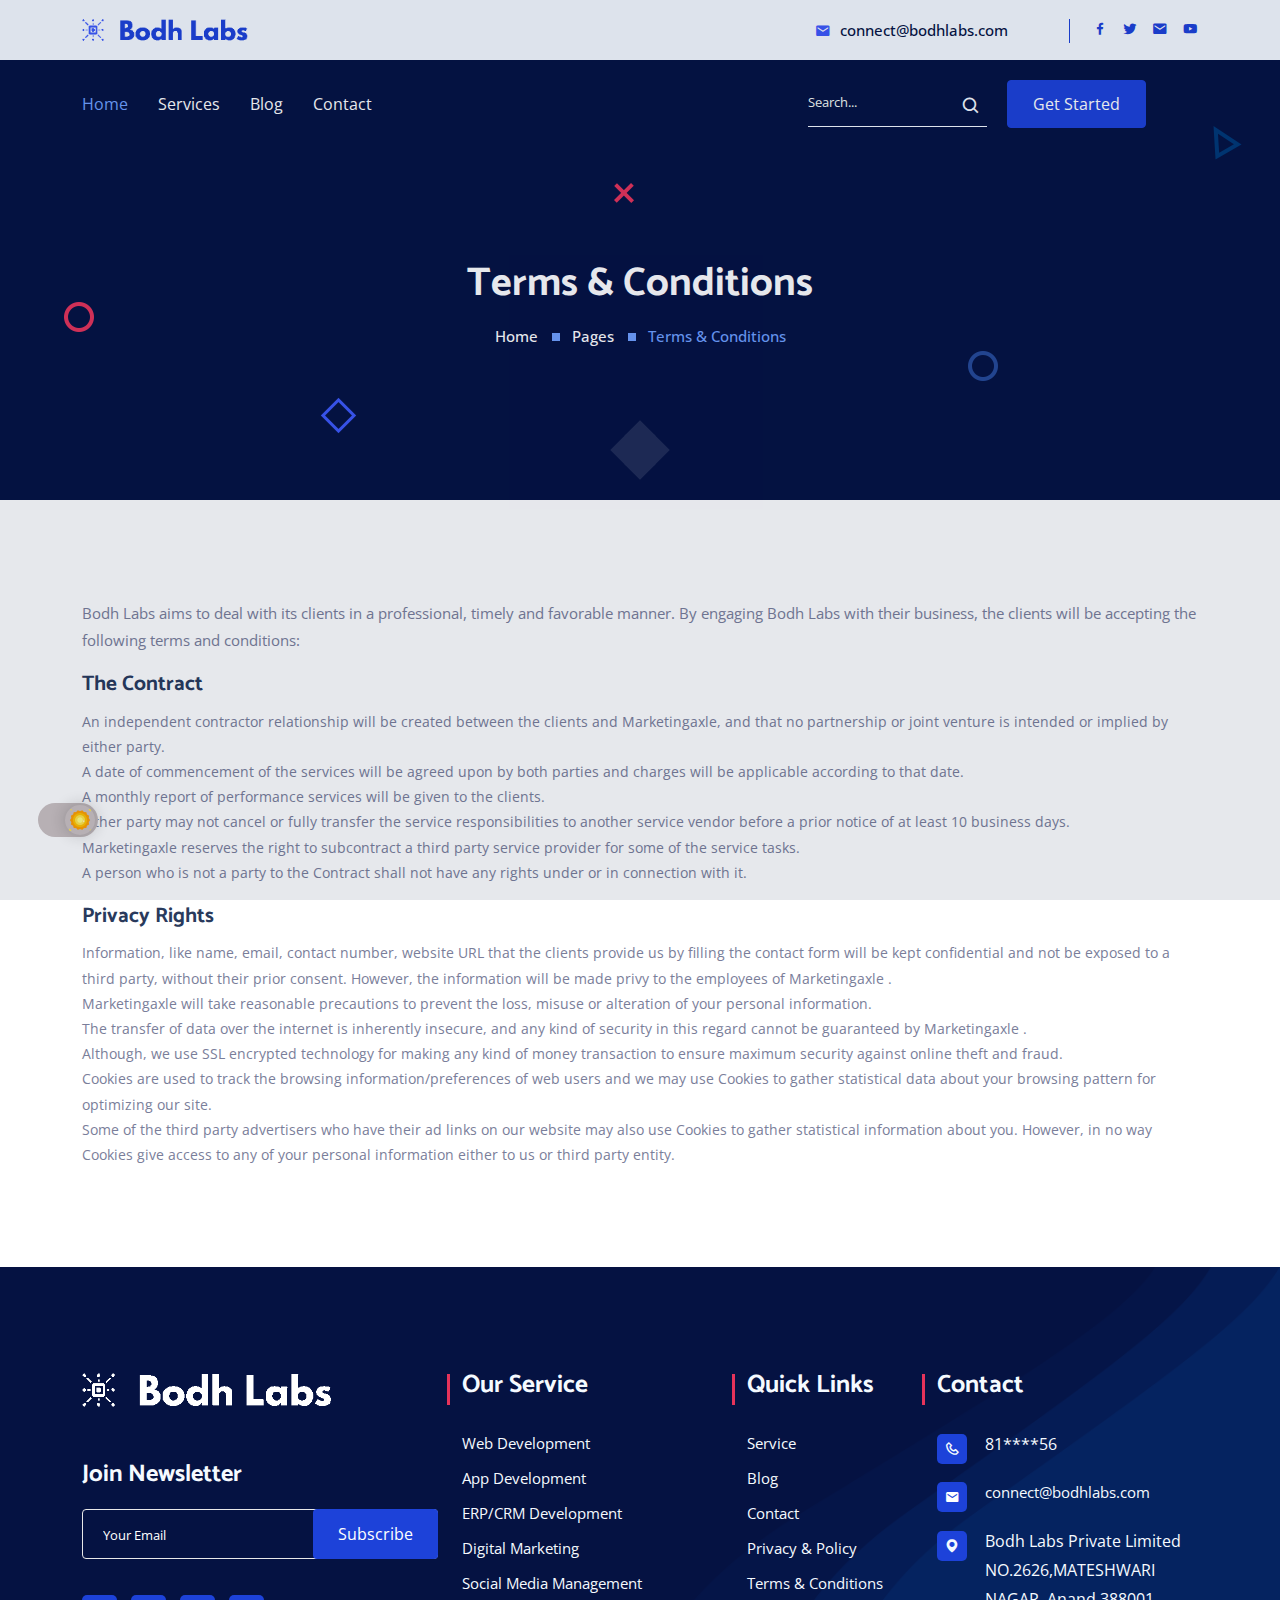
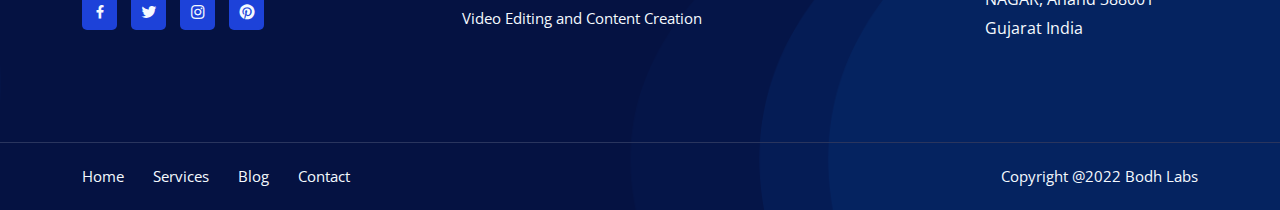
<file: terms-condition.html>
<!DOCTYPE html>
<html lang="zxx">
    <head>
        <!-- Required meta tags -->
        <meta charset="UTF-8" />
        <meta name="viewport" content="width=device-width, initial-scale=1, shrink-to-fit=no"/>
        
        <!-- Bootstrap Min CSS -->
        <link rel="stylesheet" href="assets/css/bootstrap.min.css">
        <!-- MeanMenu Min CSS -->
        <link rel="stylesheet" href="assets/css/meanmenu.min.css"/>
        <!-- Boxicon Min CSS -->
        <link rel="stylesheet" href="assets/css/boxicons.min.css"/>
        <!-- Flaticon CSS -->
        <link rel="stylesheet" href="assets/css/flaticon.css"/>
        <!-- Magnific Min CSS -->
        <link rel="stylesheet" href="assets/css/magnific-popup.min.css"/>
        <!-- Animate Min CSS -->
        <link rel="stylesheet" href="assets/css/animate.min.css"/>
        <!-- Owl Carousel Min CSS -->
        <link rel="stylesheet" href="assets/css/owl.carousel.min.css"/>
        <!-- Main CSS -->
        <link rel="stylesheet" href="assets/css/style.css"/>
        <!-- Dark CSS -->
        <link rel="stylesheet" href="assets/css/dark.css"/>
        <!-- Responsive CSS -->
        <link rel="stylesheet" href="assets/css/responsive.css"/>
        
        <!-- Favicon -->
        <link rel="icon" type="image/png" href="assets/images/favicon.png"/>
        <!-- Tittle -->
        <title>Paso - IT Solutions & Digital Services HTML Template</title>
    </head>

    <body>
        <!-- PreLoader Start -->
        <div class="loader-content">
            <div class="d-table">
                <div class="d-table-cell">
                    <div class="sk-folding-cube">
                        <div class="sk-cube1 sk-cube"></div>
                        <div class="sk-cube2 sk-cube"></div>
                        <div class="sk-cube4 sk-cube"></div>
                        <div class="sk-cube3 sk-cube"></div>
                    </div>
                </div>
            </div>
        </div>
        <!-- PreLoader End -->

        <!-- Header Area -->
        <header class="header-area">
            <div class="container">
                <div class="row align-items-center">
                    <div class="col-lg-2 col-sm-0">
                        <div class="logo">
                            <a href="index.html"><img src="assets/images/logo(3).png" alt="logo" /></a>
                        </div>
                    </div>
                    <div class="col-lg-8 col-sm-8 text-right pr-0">
                        <div class="header-content-right">
                            <ul class="header-contact">
                                <!-- <li><a href="tel:+1123456789"><i class="bx bxs-phone-call"></i> +1 123 456 789</a></li> -->
                                <li><a href="mailto:connect@bodhlabs.com"><i class="bx bxs-envelope"></i> connect@bodhlabs.com</a></li>
                            </ul>
                        </div>
                    </div>
                    <div class="col-lg-2 col-sm-4 text-right pl-0">
                        <div class="header-content-right">
                            <ul class="header-social">
                                <li>
                                    <a href="#" target="_blank"><i class="bx bxl-facebook"></i></a>
                                </li>
                                <li>
                                    <a href="#" target="_blank"><i class="bx bxl-twitter"></i></a>
                                </li>
                                <li>
                                    <a href="#" target="_blank"> <i class="bx bxs-envelope"></i></a>
                                </li>
                                <li>
                                    <a href="#" target="_blank"> <i class="bx bxl-youtube"></i></a>
                                </li>
                            </ul>
                        </div>
                    </div>
                </div>
            </div>
        </header>
        <!-- End Header Area -->

        <!--Navbar Area -->
        <div class="navbar-area">
            <div class="mobile-nav">
                <a href="index.html" class="logo">
                    <img src="assets/images/logo(3).png" alt="logo" />
                </a>
            </div>

            <div class="main-nav">
                <div class="container">
                    <nav class="navbar navbar-expand-md navbar-light">
                        <div class="collapse navbar-collapse mean-menu" id="navbarSupportedContent">
                            <ul class="navbar-nav text-left">
                                <li class="nav-item">
                                    <a href="#" class="nav-link active">Home</a>
                                    <!-- <ul class="dropdown-menu">
                                        <li class="nav-item">
                                            <a href="index.html" class="nav-link active">Home One</a>
                                        </li>
                                        <li class="nav-item">
                                            <a href="index-2.html" class="nav-link">Home Two</a>
                                        </li>
                                        <li class="nav-item">
                                            <a href="index-3.html" class="nav-link">Home Three</a>
                                        </li>
                                    </ul> -->
                                </li>
                                <li class="nav-item">
                                    <a href="./index.html#services" class="nav-link">Services</a>
                                </li>
                                <li class="nav-item">
                                    <a href="./index.html#blog" class="nav-link ">Blog</a>
                                    <!-- <ul class="dropdown-menu">
                                        <li class="nav-item">
                                            <a href="solutions.html" class="nav-link">Solutions</a>
                                        </li>
                                        <li class="nav-item">
                                            <a href="solutions-details.html" class="nav-link">Solutions Details</a>
                                        </li>
                                    </ul> -->
                                </li>
                                <li class="nav-item">
                                    <a href="./index.html#contact" class="nav-link">Contact</a>
                                    <!-- <ul class="dropdown-menu">
                                        <li class="nav-item">
                                            <a href="case.html" class="nav-link">Case Studies</a>
                                        </li>
                                        <li class="nav-item">
                                            <a href="case-details.html" class="nav-link">Case Studies Details</a>
                                        </li>
                                    </ul> -->
                                </li>
                                
                            </ul>
                        </div>
                        <div class="nav-right">
                            <form>
                                <div class="input-group">
                                    <input type="text" class="form-control search" placeholder="Search..." />
                                </div>
                                <button type="submit">
                                    <i class="bx bx-search"></i>
                                </button>
                            </form>
                        </div>
                        <div class="nav-btn">
                            <a href="./index.html" class="box-btn">Get Started</a>
                        </div>
                    </nav>
                </div>
            </div>
        </div>
        <!-- End Navbar Area -->

        <!-- Start Page Title Area -->
        <div class="page-title-area">
            <div class="container">
                <div class="page-title-content">
                    <h2>Terms & Conditions</h2>
                    <ul>
                        <li>
                            <a href="index.html">
                                Home 
                            </a>
                        </li>

                        <li>Pages</li>

                        <li class="active">Terms & Conditions</li>
                    </ul>
                </div>
            </div>
            <div class="page-shape">
                <div class="shape1">
                    <img src="assets/images/shape/1.png" alt="shape" />
                </div>
                <div class="shape3">
                    <img src="assets/images/shape/3.png" alt="shape" />
                </div>
                <div class="shape4">
                    <img src="assets/images/shape/4.png" alt="shape" />
                </div>
                <div class="shape5">
                    <img src="assets/images/shape/5.png" alt="shape" />
                </div>
                <div class="shape6">
                    <img src="assets/images/shape/6.png" alt="shape" />
                </div>
            </div>
        </div>
        <!-- End Page Title Area -->

        <!-- Privacy -->
        <section class="privecy-area ptb-100">
            <div class="container">
                <p>Bodh Labs aims to deal with its clients in a professional, timely and favorable manner. By engaging Bodh Labs with their business, the clients will be accepting the following terms and conditions:</p>
                <h3>The Contract</h3>
                <ul>
                    <li>An independent contractor relationship will be created between the clients and Marketingaxle, and that no partnership or joint venture is intended or implied by either party.</li>
                    <li>A date of commencement of the services will be agreed upon by both parties and charges will be applicable according to that date.</li>
                    <li>A monthly report of performance services will be given to the clients.</li>
                    <li>Either party may not cancel or fully transfer the service responsibilities to another service vendor before a prior notice of at least 10 business days.</li>
                    <li>Marketingaxle reserves the right to subcontract a third party service provider for some of the service tasks.</li>
                    <li>A person who is not a party to the Contract shall not have any rights under or in connection with it.</li>
                </ul>
                <h3 class="mt-3">Privacy Rights</h3>
                <ul>
                    <li>Information, like name, email, contact number, website URL that the clients provide us by filling the contact form will be kept confidential and not be exposed to a third party, without their prior consent. However, the information will be made privy to the employees of Marketingaxle .</li>
                    <li>Marketingaxle will take reasonable precautions to prevent the loss, misuse or alteration of your personal information.</li>
                    <li>The transfer of data over the internet is inherently insecure, and any kind of security in this regard cannot be guaranteed by Marketingaxle .</li>
                    <li>Although, we use SSL encrypted technology for making any kind of money transaction to ensure maximum security against online theft and fraud.</li>
                    <li>Cookies are used to track the browsing information/preferences of web users and we may use Cookies to gather statistical data about your browsing pattern for optimizing our site.</li>
                    <li>Some of the third party advertisers who have their ad links on our website may also use Cookies to gather statistical information about you. However, in no way Cookies give access to any of your personal information either to us or third party entity.</li>
                </ul>
            </div>
        </section>
        <!-- End Privacy -->

        <!-- Footer Area -->
        <footer class="footer-area pt-100">
            <div class="container">
                <div class="row">
                    <div class="col-lg-4 col-md-6">
                        <div class="content">
                            <div class="logo">
                                <a href="index.html"><img src="assets/images/logo(4).png" alt="logo" class="footer_logo"/></a>
                            </div>
                            <!-- <p>
                                Lorem ipsum dolor sit amet, mattetur adipiscing elit, sed do eiusmod.
                            </p> -->
                            <div class="subscribe mt-5">
                                <h4>Join Newsletter</h4>
                                <form class="newsletter-form" data-toggle="validator">
                                    <input type="email" id="emails" class="form-control" placeholder="Your Email" name="EMAIL" required autocomplete="off">

                                    <button class="box-btn" type="submit">
                                        Subscribe
                                    </button>

                                    <div id="validator-newsletter" class="form-result"></div>
                                </form>
                            </div>

                            <ul class="social">
                                <li>
                                    <a href="#" target="_blank"><i class='bx bxl-facebook' ></i></a>
                                </li>
                                <li>
                                    <a href="#" target="_blank"><i class='bx bxl-twitter' ></i></a>
                                </li>
                                <li>
                                    <a href="#" target="_blank"><i class='bx bxl-instagram' ></i></a>
                                </li>
                                <li>
                                    <a href="#" target="_blank"><i class='bx bxl-pinterest' ></i></a>
                                </li>
                            </ul>
                        </div>
                    </div>
                    <div class="col-lg-3 col-md-6">
                        <div class="content ml-15">
                            <h3>Our Service</h3>
                            <ul class="footer-list">
                                <li><a href="./web-development.html">Web Development</a></li>
                                <li><a href="./app-development.html"> App Development</a></li>
                                <li><a href="./erp_crm-development.html">ERP/CRM Development</a></li>
                                <li><a href="./digital-marketing.html">Digital Marketing</a></li>
                                <li><a href="./social-media-management.html">Social Media Management</a></li>
                                <li><a href="./video-editing.html">Video Editing and Content Creation</a></li>
                            </ul>
                        </div>
                    </div>
                    <div class="col-lg-2 col-md-6">
                        <div class="content">
                            <h3>Quick Links</h3>
                            <ul class="footer-list">
                                <!-- <li><a href="faq.html">FAQ</a></li> -->
                                <li><a href="./index.html#services">Service</a></li>
                                <li><a href="./index.html#blog">Blog</a></li>
                                <li><a href="./index.html#contact">Contact</a></li>
                                <li><a href="./privacy_policy.html">Privacy & Policy</a></li>
                                <li><a href="./terms-condition.html">Terms & Conditions</a></li>
                                <!-- <li><a href="#">Data Analysis</a></li> -->
                            </ul>
                        </div>
                    </div>
                    <div class="col-lg-3 col-md-6">
                        <div class="content contacts">
                            <h3 class="ml-40">Contact</h3>
                            <ul class="footer-list foot-social">
                                <!-- <li><a href="tel:+1123456789"><i class="bx bx-mobile-alt"></i> +1 123 456 789</a></li> -->
                                <!-- <li><a href="tel:+1975456789"><i class="bx bx-phone"></i> +1 975 456 789</a></li> -->
                                <li><i class="bx bx-phone"></i> 81****56</li>
                                <li><a href="mailto:connect@bodhlabs.com"><i class="bx bxs-envelope"></i>connect@bodhlabs.com</a></li>
                                <!-- <li><a href="mailto:support@paso.com"><i class="bx bxs-envelope"></i> support@paso.com</a></li> -->
                                <li><i class="bx bxs-map"></i> Bodh Labs Private Limited 
                                    NO.2626,MATESHWARI NAGAR,
                                    Anand 388001
                                    Gujarat
                                    India</li>
                            </ul>
                        </div>
                    </div>
                </div>
            </div>
            <div class="copy-area">
                <div class="container">
                    <div class="row">
                        <div class="col-lg-6">
                            <ul class="menu">
                                <li><a href="index.html">Home</a></li>
                                <!-- <li><a href="about.html">About</a></li> -->
                                <!-- <li><a href="solutions.html">Solutions</a></li> -->
                                <li><a href="./index.html#services">Services</a></li>
                                <li><a href="./index.html#blog">Blog</a></li>
                                <li><a href="./index.html#contact">Contact</a></li>
                            </ul>
                        </div>
                        <div class="col-lg-6">
                            <p class="right">
                                Copyright @2022 Bodh Labs
                                <!-- . Designed By
                                <a href="https://hibootstrap.com/" target="_blank">HiBootstrap.com</a> -->
                            </p>
                        </div>
                    </div>
                </div>
            </div>
        </footer>
        <!-- End Footer Area -->

        <!-- Start Go Top Area -->
        <div class="go-top">
            <i class='bx bx-chevrons-up'></i>
            <i class='bx bx-chevrons-up'></i>
        </div>
        <!-- End Go Top Area -->
        

        <!-- jQuery Min JS -->
        <script src="assets/js/jquery.min.js"></script>
        <!-- Bootstrap Bundle Min JS -->
        <script src="assets/js/bootstrap.bundle.min.js"></script>
        <!-- MeanMenu Min JS -->
        <script src="assets/js/meanmenu.min.js"></script>
        <!-- Magnific Popup Min JS -->
        <script src="assets/js/magnific-popup.min.js"></script>
        <!-- Owl carasol Min Js -->
        <script src="assets/js/owl.carousel.min.js"></script>
        <!-- Wow Min js -->
        <script src="assets/js/wow.min.js"></script>
        <!-- Isotope MinJs -->
        <script src="assets/js/isotope.pkgd.min.js"></script>
        <!-- Form Ajaxchimp Min JS -->
        <script src="assets/js/ajaxchimp.min.js"></script>
        <!-- Form Validator Js  -->
        <script src="assets/js/form-validator.min.js"></script>
        <!-- Contact Form Min Js -->
        <script src="assets/js/contact-form-script.js"></script>
        <!-- Main js -->
        <script src="assets/js/main.js"></script>
    </body>
</html>
</file>
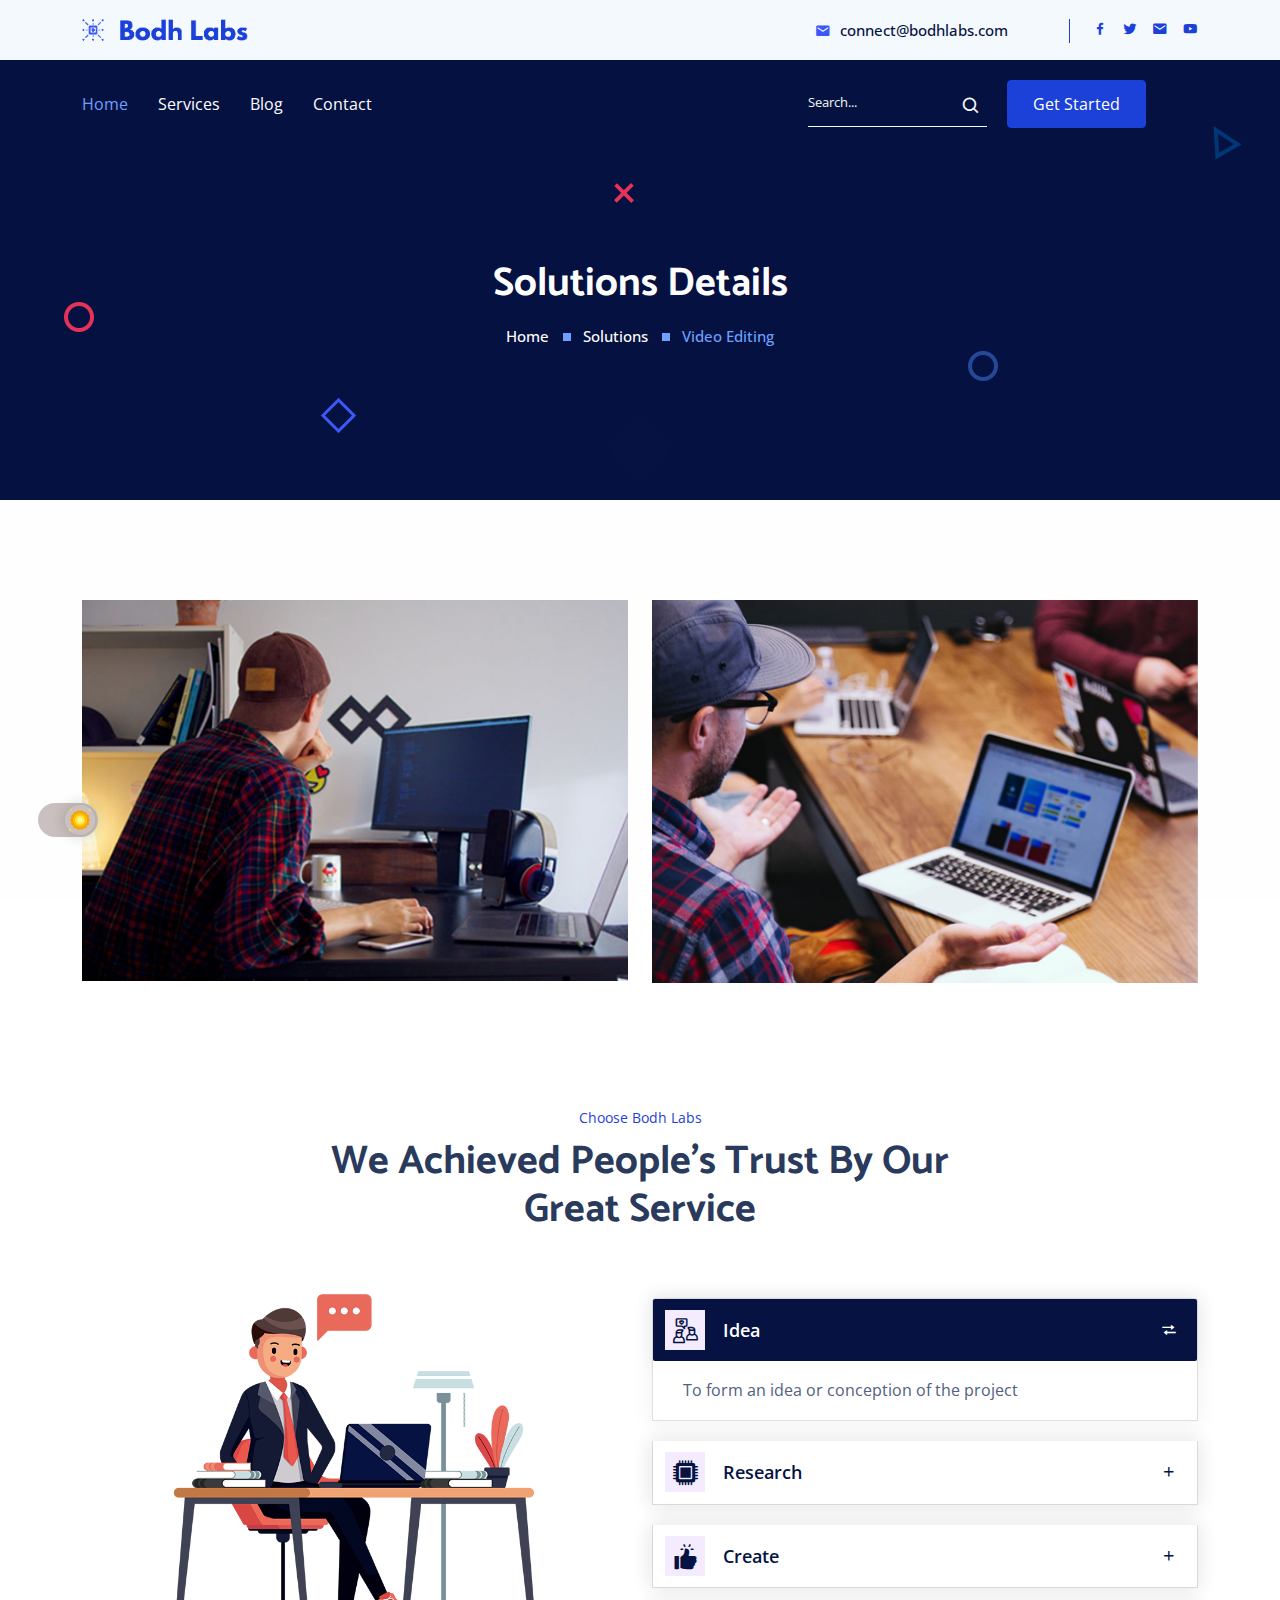
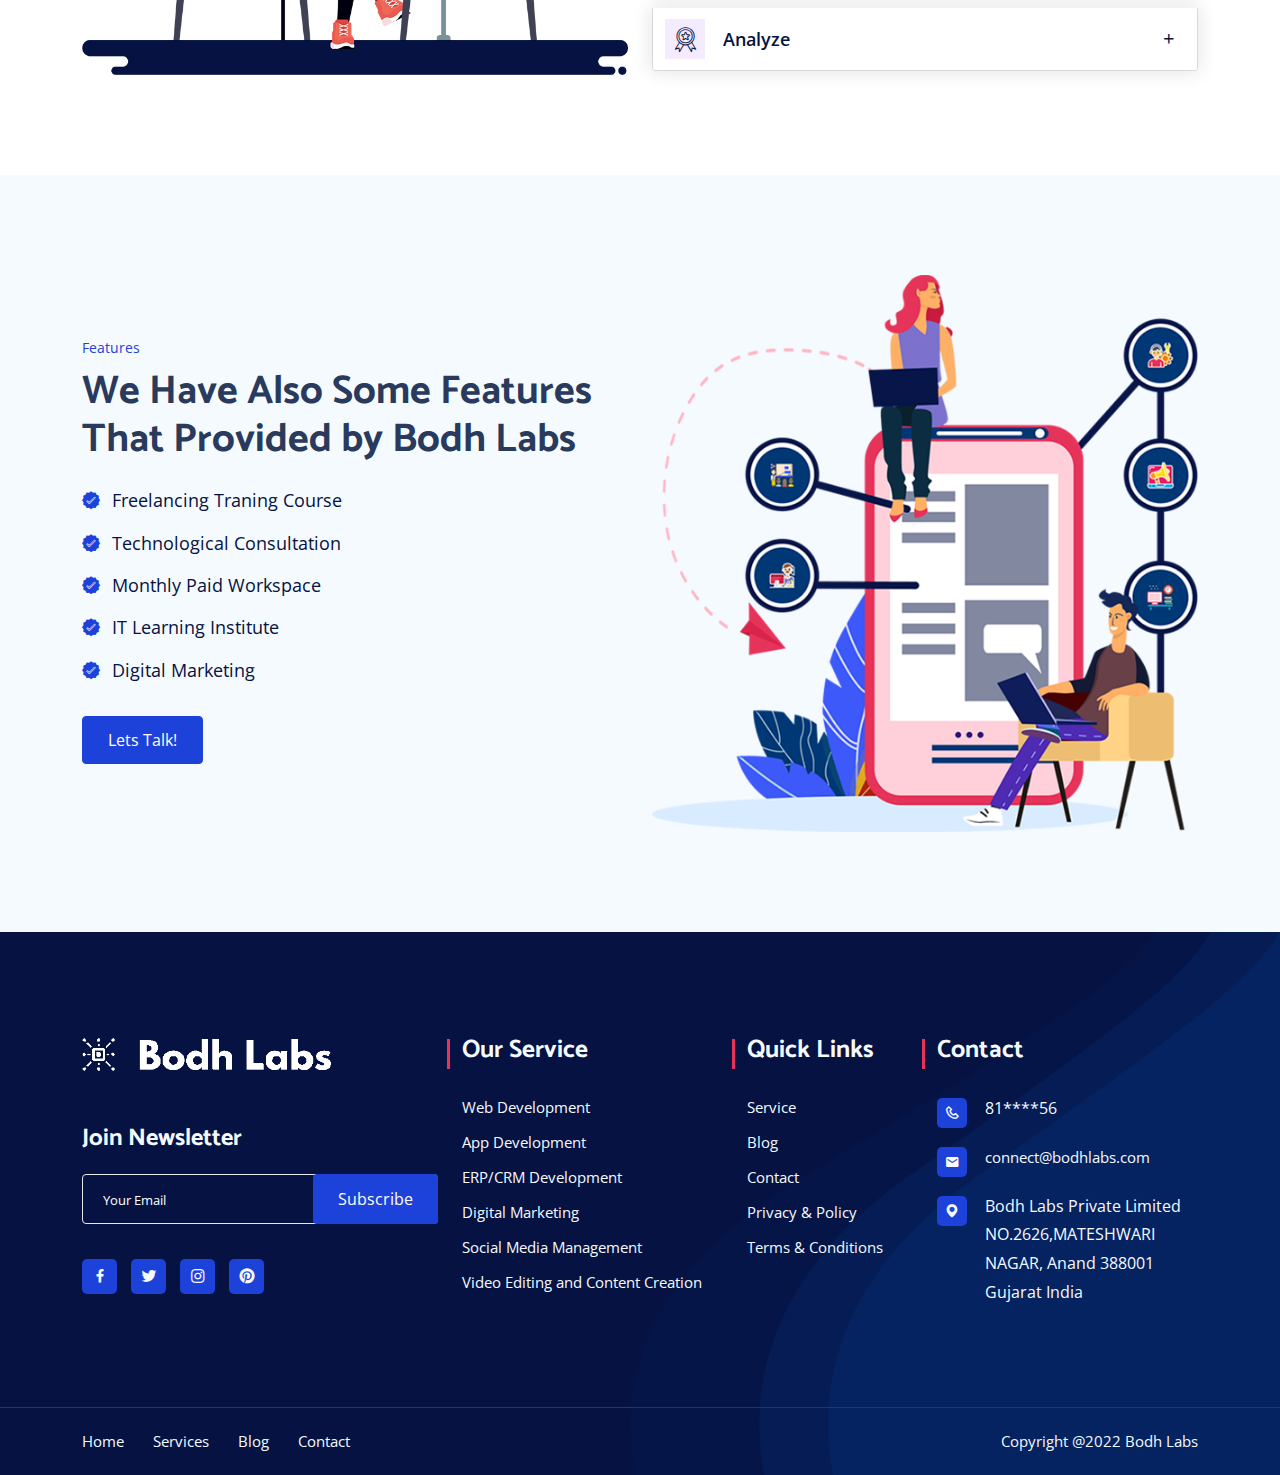
<file: video-editing.html>
<!DOCTYPE html>
<html lang="zxx">

    <head>
        <!-- Required meta tags -->
        <meta charset="UTF-8" />
        <meta name="viewport" content="width=device-width, initial-scale=1, shrink-to-fit=no"/>
        
        <!-- Bootstrap Min CSS -->
        <link rel="stylesheet" href="assets/css/bootstrap.min.css">
        <!-- MeanMenu Min CSS -->
        <link rel="stylesheet" href="assets/css/meanmenu.min.css"/>
        <!-- Boxicon Min CSS -->
        <link rel="stylesheet" href="assets/css/boxicons.min.css"/>
        <!-- Flaticon CSS -->
        <link rel="stylesheet" href="assets/css/flaticon.css"/>
        <!-- Magnific Min CSS -->
        <link rel="stylesheet" href="assets/css/magnific-popup.min.css"/>
        <!-- Animate Min CSS -->
        <link rel="stylesheet" href="assets/css/animate.min.css"/>
        <!-- Owl Carousel Min CSS -->
        <link rel="stylesheet" href="assets/css/owl.carousel.min.css"/>
        <!-- Main CSS -->
        <link rel="stylesheet" href="assets/css/style.css"/>
        <!-- Dark CSS -->
        <link rel="stylesheet" href="assets/css/dark.css"/>
        <!-- Responsive CSS -->
        <link rel="stylesheet" href="assets/css/responsive.css"/>
        
        <!-- Favicon -->
        <link rel="icon" type="image/png" href="assets/images/favicon.png"/>
        <!-- Tittle -->
        <title>Paso - IT Solutions & Digital Services HTML Template</title>
    </head>

    <body>
        <!-- PreLoader Start -->
        <div class="loader-content">
            <div class="d-table">
                <div class="d-table-cell">
                    <div class="sk-folding-cube">
                        <div class="sk-cube1 sk-cube"></div>
                        <div class="sk-cube2 sk-cube"></div>
                        <div class="sk-cube4 sk-cube"></div>
                        <div class="sk-cube3 sk-cube"></div>
                    </div>
                </div>
            </div>
        </div>
        <!-- PreLoader End -->

        <!-- Header Area -->
        <header class="header-area">
            <div class="container">
                <div class="row align-items-center">
                    <div class="col-lg-2 col-sm-0">
                        <div class="logo">
                            <a href="index.html"><img src="assets/images/logo(3).png" alt="logo" /></a>
                        </div>
                    </div>
                    <div class="col-lg-8 col-sm-8 text-right pr-0">
                        <div class="header-content-right">
                            <ul class="header-contact">
                                <!-- <li><a href="tel:+1123456789"><i class="bx bxs-phone-call"></i> +1 123 456 789</a></li> -->
                                <li><a href="mailto:connect@bodhlabs.com"><i class="bx bxs-envelope"></i> connect@bodhlabs.com</a></li>
                            </ul>
                        </div>
                    </div>
                    <div class="col-lg-2 col-sm-4 text-right pl-0">
                        <div class="header-content-right">
                            <ul class="header-social">
                                <li>
                                    <a href="#" target="_blank"><i class="bx bxl-facebook"></i></a>
                                </li>
                                <li>
                                    <a href="#" target="_blank"><i class="bx bxl-twitter"></i></a>
                                </li>
                                <li>
                                    <a href="#" target="_blank"> <i class="bx bxs-envelope"></i></a>
                                </li>
                                <li>
                                    <a href="#" target="_blank"> <i class="bx bxl-youtube"></i></a>
                                </li>
                            </ul>
                        </div>
                    </div>
                </div>
            </div>
        </header>
        <!-- End Header Area -->

        <!--Navbar Area -->
        <div class="navbar-area">
            <div class="mobile-nav">
                <a href="index.html" class="logo">
                    <img src="assets/images/logo(3).png" alt="logo" />
                </a>
            </div>

            <div class="main-nav">
                <div class="container">
                    <nav class="navbar navbar-expand-md navbar-light">
                        <div class="collapse navbar-collapse mean-menu" id="navbarSupportedContent">
                            <ul class="navbar-nav text-left">
                                <li class="nav-item">
                                    <a href="./index.html" class="nav-link active">Home</a>
                                    <!-- <ul class="dropdown-menu">
                                        <li class="nav-item">
                                            <a href="index.html" class="nav-link active">Home One</a>
                                        </li>
                                        <li class="nav-item">
                                            <a href="index-2.html" class="nav-link">Home Two</a>
                                        </li>
                                        <li class="nav-item">
                                            <a href="index-3.html" class="nav-link">Home Three</a>
                                        </li>
                                    </ul> -->
                                </li>
                                <li class="nav-item">
                                    <a href="./index.html#services" class="nav-link">Services</a>
                                </li>
                                <li class="nav-item">
                                    <a href="./index.html#blog" class="nav-link ">Blog</a>
                                    <!-- <ul class="dropdown-menu">
                                        <li class="nav-item">
                                            <a href="solutions.html" class="nav-link">Solutions</a>
                                        </li>
                                        <li class="nav-item">
                                            <a href="solutions-details.html" class="nav-link">Solutions Details</a>
                                        </li>
                                    </ul> -->
                                </li>
                                <li class="nav-item">
                                    <a href="./index.html#contact" class="nav-link">Contact</a>
                                    <!-- <ul class="dropdown-menu">
                                        <li class="nav-item">
                                            <a href="case.html" class="nav-link">Case Studies</a>
                                        </li>
                                        <li class="nav-item">
                                            <a href="case-details.html" class="nav-link">Case Studies Details</a>
                                        </li>
                                    </ul> -->
                                </li>
                                
                            </ul>
                        </div>
                        <div class="nav-right">
                            <form>
                                <div class="input-group">
                                    <input type="text" class="form-control search" placeholder="Search..." />
                                </div>
                                <button type="submit">
                                    <i class="bx bx-search"></i>
                                </button>
                            </form>
                        </div>
                        <div class="nav-btn">
                            <a href="./index.html" class="box-btn">Get Started</a>
                        </div>
                    </nav>
                </div>
            </div>
        </div>
        <!-- End Navbar Area -->

        <!-- Start Page Title Area -->
        <div class="page-title-area">
            <div class="container">
                <div class="page-title-content">
                    <h2>Solutions Details</h2>
                    <ul>
                        <li>
                            <a href="index.html">
                                Home 
                            </a>
                        </li>

                        <li>Solutions</li>

                        <li class="active">Video Editing</li>
                    </ul>
                </div>
            </div>
            <div class="page-shape">
                <div class="shape1">
                    <img src="assets/images/shape/1.png" alt="shape" />
                </div>
                <div class="shape3">
                    <img src="assets/images/shape/3.png" alt="shape" />
                </div>
                <div class="shape4">
                    <img src="assets/images/shape/4.png" alt="shape" />
                </div>
                <div class="shape5">
                    <img src="assets/images/shape/5.png" alt="shape" />
                </div>
                <div class="shape6">
                    <img src="assets/images/shape/6.png" alt="shape" />
                </div>
            </div>
        </div>
        <!-- End Page Title Area -->

        <!-- Start Services Details Area -->
		<section class="services-details-area pt-100">
			<div class="container">
				<div class="row">
					<div class="col-lg-6">
						<div class="services-img mb">
							<img src="assets/images/solutions-details/1.png" alt="Image">
						</div>
					</div>
					<div class="col-lg-6">
						<div class="services-item-wrap owl-carousel owl-theme">
							<div class="services-item">
								<img src="assets/images/solutions-details/2.png" alt="Image">
							</div>
							<div class="services-item">
								<img src="assets/images/solutions-details/3.png" alt="Image">
							</div>
							<div class="services-item">
								<img src="assets/images/solutions-details/4.png" alt="Image">
							</div>
						</div>
                    </div>
                    
                    <!-- <div class="col-12">
                        <div class="services-details-text">
                            <h2>IT Management</h2>
                            <p>Lorem Ipsum is simply dummy text of the printing and typesetting industry. Lorem Ipsum has been the industry's standard dummy text ever since the 1500s, when an unknown printer took a galley of type and scrambled it to make a type specimen book. It has survived not only five centuries, but also the leap into electronic typesetting, remaining essentially unchanged. It was popularised in the 1960s with the release of Letraset sheets containing Lorem Ipsum passages, and more recently with desktop publishing software like Aldus PageMaker including versions of Lorem Ipsum  not only five centuries, but also the leap into.</p>
    
                            <p>There are many variations of passages of Lorem Ipsum available, but the majority have suffered alteration in some form, by injected humour, or randomised words which don't look even slightly believable. If you are going to use a passage of Lorem Ipsum, you need to be sure there isn't anything embarrassing hidden in the middle of text. All the Lorem Ipsum generators on the Internet tend to repeat predefined chunks as necessary, making this the first true generator on the Internet. It uses a dictionary of over 200 Latin words, combined with a handful of model sentence structures, to generate Lorem Ipsum which looks reasonable. The generated Lorem Ipsum is therefore always free from repetition, injected humour, or non-characteristic words etc. this the first true generator on the Internet. It uses a dictionary of over 200 Latin words, combined with a dictionary of over 200 Latin words, combined with a</p>
    
                            <p>There are many variations of passages of Lorem Ipsum available, but the majority have suffered alteration in some form, by injected humour, or randomised words which don't look even slightly believable. If you are going to use a passage of Lorem Ipsum, you need to be sure there isn't anything embarrassing hidden in the middle of text. All the Lorem Ipsum generators on the Internet tend to repeat predefined chunks as necessary, making this the first true generator on the Internet. It uses a dictionary of over 200 Latin words, combined with a handful of model sentence structures, to generate Lorem Ipsum which looks reasonable. The generated Lorem Ipsum is therefore always free from repetition, injected humour, or non-characteristic words etc generators on the Internet tend to repeat predefined chunks as necessary, making this the first generator dictionary of over 200 Latin words, combined with a.</p>
                            
                        </div>
                    </div> -->
				</div>
				
				<!-- <div class="scrives-item-3 mt-4">
					<div class="row align-items-center">
						<div class="col-lg-6 col-sm-6">
							<div class="social">
								<ul class="social-link">
									<li>
										<a href="#">
											<i class="bx bxl-facebook"></i>
										</a>
									</li>
									<li>
										<a href="#">
											<i class="bx bxl-twitter"></i>
										</a>
									</li>
									<li>
										<a href="#">
											<i class="bx bxl-pinterest-alt"></i>
										</a>
									</li>
									<li>
										<a href="#">
											<i class="bx bxl-instagram"></i>
										</a>
									</li>
								</ul>
							</div>
						</div>

						<div class="col-lg-6 col-sm-6">
							<div class="share">
								<a href="#">
									<i class="bx bx-share-alt"></i>
									Share
								</a>
							</div>
						</div>
					</div>
				</div> -->
			</div>
		</section>
		<!-- End Services Details Area -->

        <!-- Choose Area -->
        <section class="choose-area ptb-100">
            <div class="container">
                <div class="section-title">
                    <span>Choose Bodh Labs</span>
                    <h2>We Achieved People’s Trust by Our Great Service</h2>
                    <!-- <p> Lorem ipsum dolor sit amet, consectetur adipiscing elit, sed do eiusmod tempor incididunt ut labore et dolore magna aliqua. Quis ipsum suspendisse.</p> -->
                </div>
                <div class="row align-items-center">
                    <div class="col-lg-6">
                        <div class="choose-img">
                            <img src="assets/images/choose-img.png" alt="choose" />
                        </div>
                    </div>

                    <div class="col-lg-6">
                        <div class="choose-content">
                            <div class="faq-accordion">
                                <ul class="accordion">
                                    <li class="accordion-item">
                                        <div class="icon">
                                            <i class="flaticon-friends"></i>
                                        </div>
                                        <a class="accordion-title active" href="javascript:void(0)">
                                            <i class="bx bx-plus"></i> Idea
                                        </a>
                                        <p class="accordion-content show">
                                            To form an idea or conception of the project
                                        </p>
                                    </li>

                                    <li class="accordion-item">
                                        <div class="icon">
                                            <i class="flaticon-chip"></i>
                                        </div>
                                        <a class="accordion-title" href="javascript:void(0)">
                                            <i class="bx bx-plus"></i>Research
                                        </a>
                                        <p class="accordion-content">
                                            We strategize and dive into your business model, easing you to design products that sell unique value.
                                        </p>
                                    </li>

                                    <li class="accordion-item">
                                        <div class="icon">
                                            <i class="flaticon-like"></i>
                                        </div>
                                        <a class="accordion-title" href="javascript:void(0)">
                                            <i class="bx bx-plus"></i>Create
                                        </a>
                                        <p class="accordion-content">
                                            Creating final creative outcome of the idea.
                                        </p>
                                    </li>

                                    <li class="accordion-item">
                                        <div class="icon">
                                            <i class="flaticon-award"></i>
                                        </div>
                                        <a class="accordion-title" href="javascript:void(0)">
                                            <i class="bx bx-plus"></i>Analyze
                                        </a>
                                        <p class="accordion-content">
                                            check the performance of the content.
                                        </p>
                                    </li>
                                </ul>
                            </div>
                        </div>
                    </div>
                </div>
            </div>
        </section>
        <!-- End Choose Area -->

        <!-- Feature Area -->
        <section class="feature-area bg-color ptb-100">
            <div class="container">
                <div class="row align-items-center">
                    <div class="col-lg-6">
                        <div class="contnet">
                            <div class="feature-tittle">
                                <span>Features</span>
                                <h2>We Have Also Some Features That Provided by Bodh Labs</h2>
                                <!-- <p>Lorem ipsum dolor, sit amet consectetur adipisicing elit. Incidunt consectetur, beatae quod eaque reprehenderit non ab quibusdam doloribus voluptatibus! Voluptatum aspernatur quasi id dolore doloremque quo vero</p> -->
                            </div>

                            <ul>
                                <li>
                                    <i class="flaticon-correct"></i>
                                    Freelancing Traning Course
                                </li>
                                <li>
                                    <i class="flaticon-correct"></i>
                                    Technological Consultation
                                </li>
                                <li>
                                    <i class="flaticon-correct"></i>
                                    Monthly Paid Workspace
                                </li>
                                <li>
                                    <i class="flaticon-correct"></i>
                                    IT Learning Institute
                                </li>
                                <li>
                                    <i class="flaticon-correct"></i>
                                    Digital Marketing
                                </li>
                            </ul>
                            <a href="./index.html#contact" class="box-btn">Lets Talk!</a>
                        </div>
                    </div>

                    <div class="col-lg-6">
                        <div class="feature-img">
                            <img src="assets/images/feature-img.png" alt="feature" />
                        </div>
                    </div>
                </div>
            </div>
        </section>
        <!-- End Feature Area -->

        <!-- Footer Area -->
        <footer class="footer-area pt-100">
            <div class="container">
                <div class="row">
                    <div class="col-lg-4 col-md-6">
                        <div class="content">
                            <div class="logo">
                                <a href="index.html"><img src="assets/images/logo(4).png" alt="logo" class="footer_logo"/></a>
                            </div>
                            <!-- <p>
                                Lorem ipsum dolor sit amet, mattetur adipiscing elit, sed do eiusmod.
                            </p> -->
                            <div class="subscribe mt-5">
                                <h4>Join Newsletter</h4>
                                <form class="newsletter-form" data-toggle="validator">
                                    <input type="email" id="emails" class="form-control" placeholder="Your Email" name="EMAIL" required autocomplete="off">

                                    <button class="box-btn" type="submit">
                                        Subscribe
                                    </button>

                                    <div id="validator-newsletter" class="form-result"></div>
                                </form>
                            </div>

                            <ul class="social">
                                <li>
                                    <a href="#" target="_blank"><i class='bx bxl-facebook' ></i></a>
                                </li>
                                <li>
                                    <a href="#" target="_blank"><i class='bx bxl-twitter' ></i></a>
                                </li>
                                <li>
                                    <a href="#" target="_blank"><i class='bx bxl-instagram' ></i></a>
                                </li>
                                <li>
                                    <a href="#" target="_blank"><i class='bx bxl-pinterest' ></i></a>
                                </li>
                            </ul>
                        </div>
                    </div>
                    <div class="col-lg-3 col-md-6">
                        <div class="content ml-15">
                            <h3>Our Service</h3>
                            <ul class="footer-list">
                                <li><a href="./web-development.html">Web Development</a></li>
                                <li><a href="./app-development.html"> App Development</a></li>
                                <li><a href="./erp_crm-development.html">ERP/CRM Development</a></li>
                                <li><a href="./digital-marketing.html">Digital Marketing</a></li>
                                <li><a href="./social-media-management.html">Social Media Management</a></li>
                                <li><a href="./video-editing.html">Video Editing and Content Creation</a></li>
                            </ul>
                        </div>
                    </div>
                    <div class="col-lg-2 col-md-6">
                        <div class="content">
                            <h3>Quick Links</h3>
                            <ul class="footer-list">
                                <!-- <li><a href="faq.html">FAQ</a></li> -->
                                <li><a href="./index.html#services">Service</a></li>
                                <li><a href="./index.html#blog">Blog</a></li>
                                <li><a href="./index.html#contact">Contact</a></li>
                                <li><a href="./privacy_policy.html">Privacy & Policy</a></li>
                                <li><a href="./terms-condition.html">Terms & Conditions</a></li>
                                <!-- <li><a href="#">Data Analysis</a></li> -->
                            </ul>
                        </div>
                    </div>
                    <div class="col-lg-3 col-md-6">
                        <div class="content contacts">
                            <h3 class="ml-40">Contact</h3>
                            <ul class="footer-list foot-social">
                                <!-- <li><a href="tel:+1123456789"><i class="bx bx-mobile-alt"></i> +1 123 456 789</a></li> -->
                                <!-- <li><a href="tel:+1975456789"><i class="bx bx-phone"></i> +1 975 456 789</a></li> -->
                                <li><i class="bx bx-phone"></i> 81****56</li>
                                <li><a href="mailto:connect@bodhlabs.com"><i class="bx bxs-envelope"></i>connect@bodhlabs.com</a></li>
                                <!-- <li><a href="mailto:support@paso.com"><i class="bx bxs-envelope"></i> support@paso.com</a></li> -->
                                <li><i class="bx bxs-map"></i> Bodh Labs Private Limited 
                                    NO.2626,MATESHWARI NAGAR,
                                    Anand 388001
                                    Gujarat
                                    India</li>
                            </ul>
                        </div>
                    </div>
                </div>
            </div>
            <div class="copy-area">
                <div class="container">
                    <div class="row">
                        <div class="col-lg-6">
                            <ul class="menu">
                                <li><a href="index.html">Home</a></li>
                                <!-- <li><a href="about.html">About</a></li> -->
                                <!-- <li><a href="solutions.html">Solutions</a></li> -->
                                <li><a href="./index.html#services">Services</a></li>
                                <li><a href="./index.html#blog">Blog</a></li>
                                <li><a href="./index.html#contact">Contact</a></li>
                            </ul>
                        </div>
                        <div class="col-lg-6">
                            <p class="right">
                                Copyright @2022 Bodh Labs
                                <!-- . Designed By
                                <a href="https://hibootstrap.com/" target="_blank">HiBootstrap.com</a> -->
                            </p>
                        </div>
                    </div>
                </div>
            </div>
        </footer>
        <!-- End Footer Area -->

        <!-- Start Go Top Area -->
        <div class="go-top">
            <i class='bx bx-chevrons-up'></i>
            <i class='bx bx-chevrons-up'></i>
        </div>
        <!-- End Go Top Area -->
        

        <!-- jQuery Min JS -->
        <script src="assets/js/jquery.min.js"></script>
        <!-- Bootstrap Bundle Min JS -->
        <script src="assets/js/bootstrap.bundle.min.js"></script>
        <!-- MeanMenu Min JS -->
        <script src="assets/js/meanmenu.min.js"></script>
        <!-- Magnific Popup Min JS -->
        <script src="assets/js/magnific-popup.min.js"></script>
        <!-- Owl carasol Min Js -->
        <script src="assets/js/owl.carousel.min.js"></script>
        <!-- Wow Min js -->
        <script src="assets/js/wow.min.js"></script>
        <!-- Isotope MinJs -->
        <script src="assets/js/isotope.pkgd.min.js"></script>
        <!-- Form Ajaxchimp Min JS -->
        <script src="assets/js/ajaxchimp.min.js"></script>
        <!-- Form Validator Js  -->
        <script src="assets/js/form-validator.min.js"></script>
        <!-- Contact Form Min Js -->
        <script src="assets/js/contact-form-script.js"></script>
        <!-- Main js -->
        <script src="assets/js/main.js"></script>
    </body>
</html>
</file>
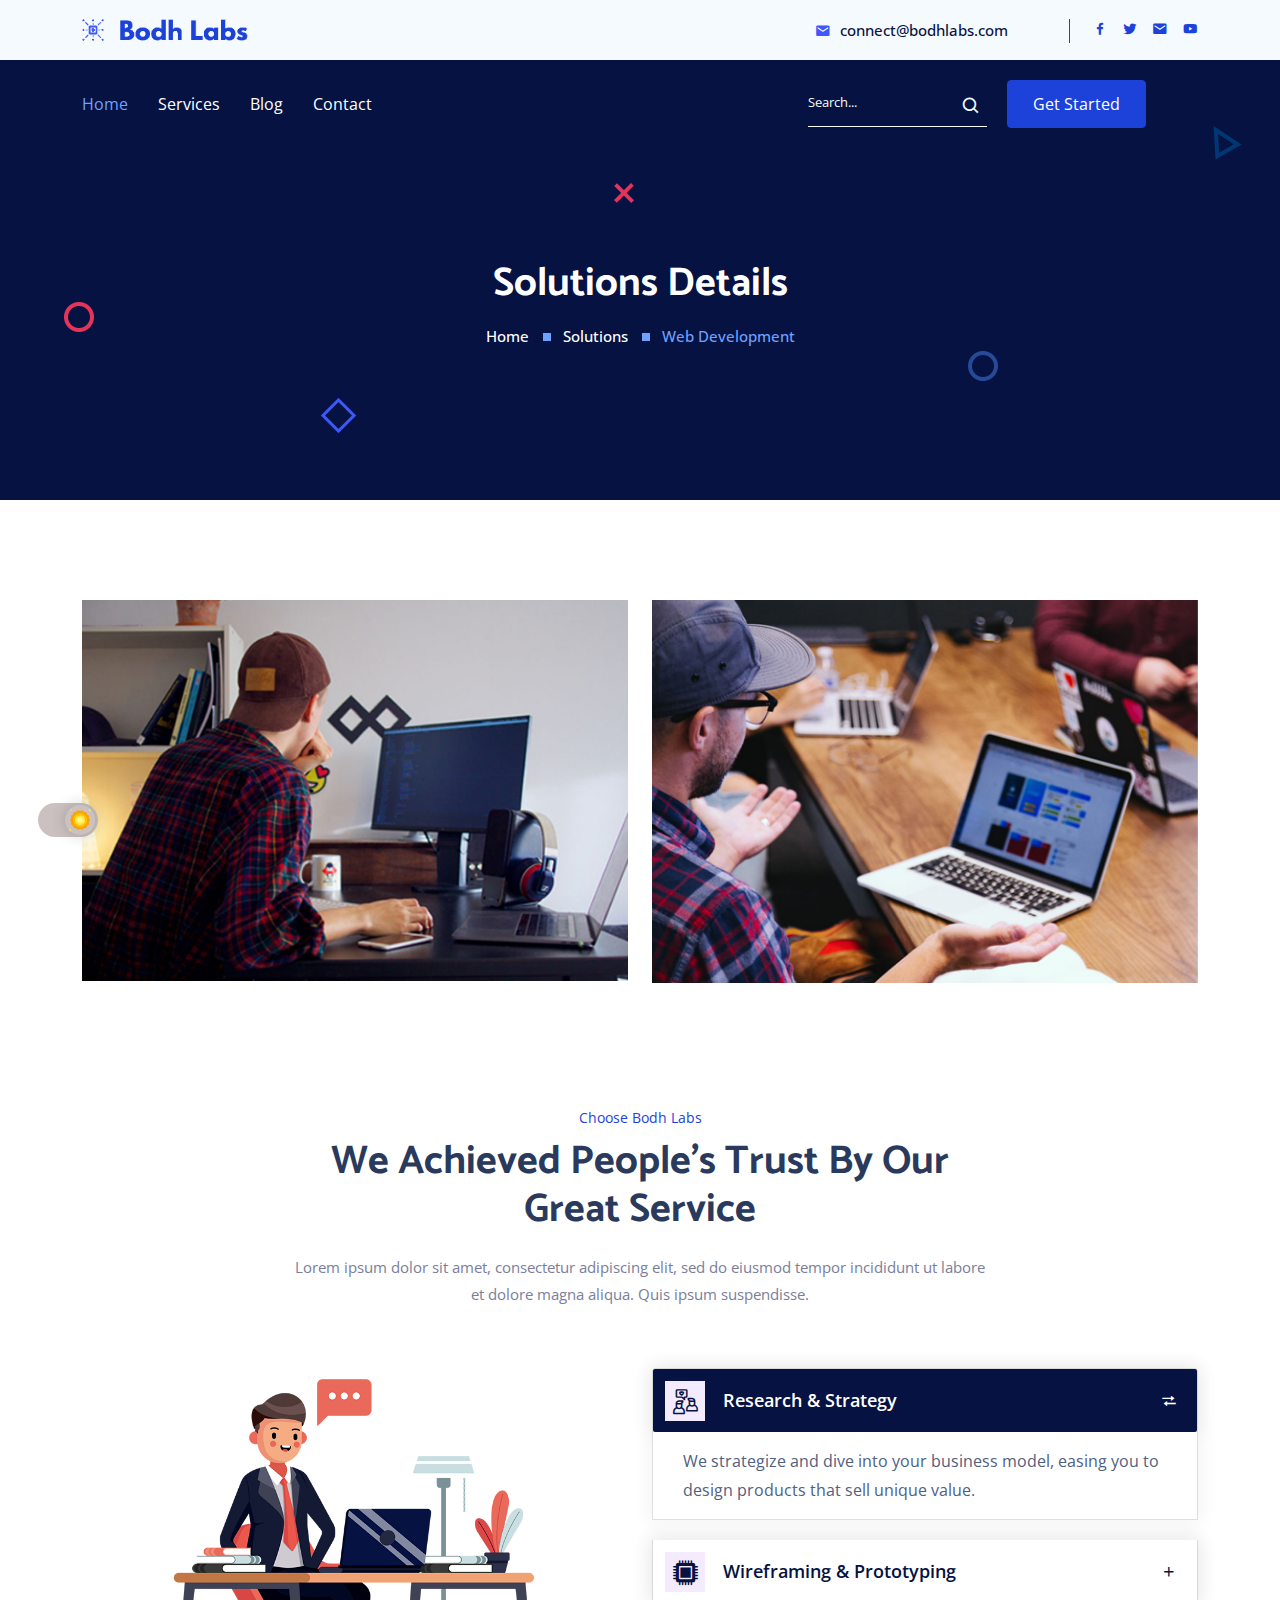
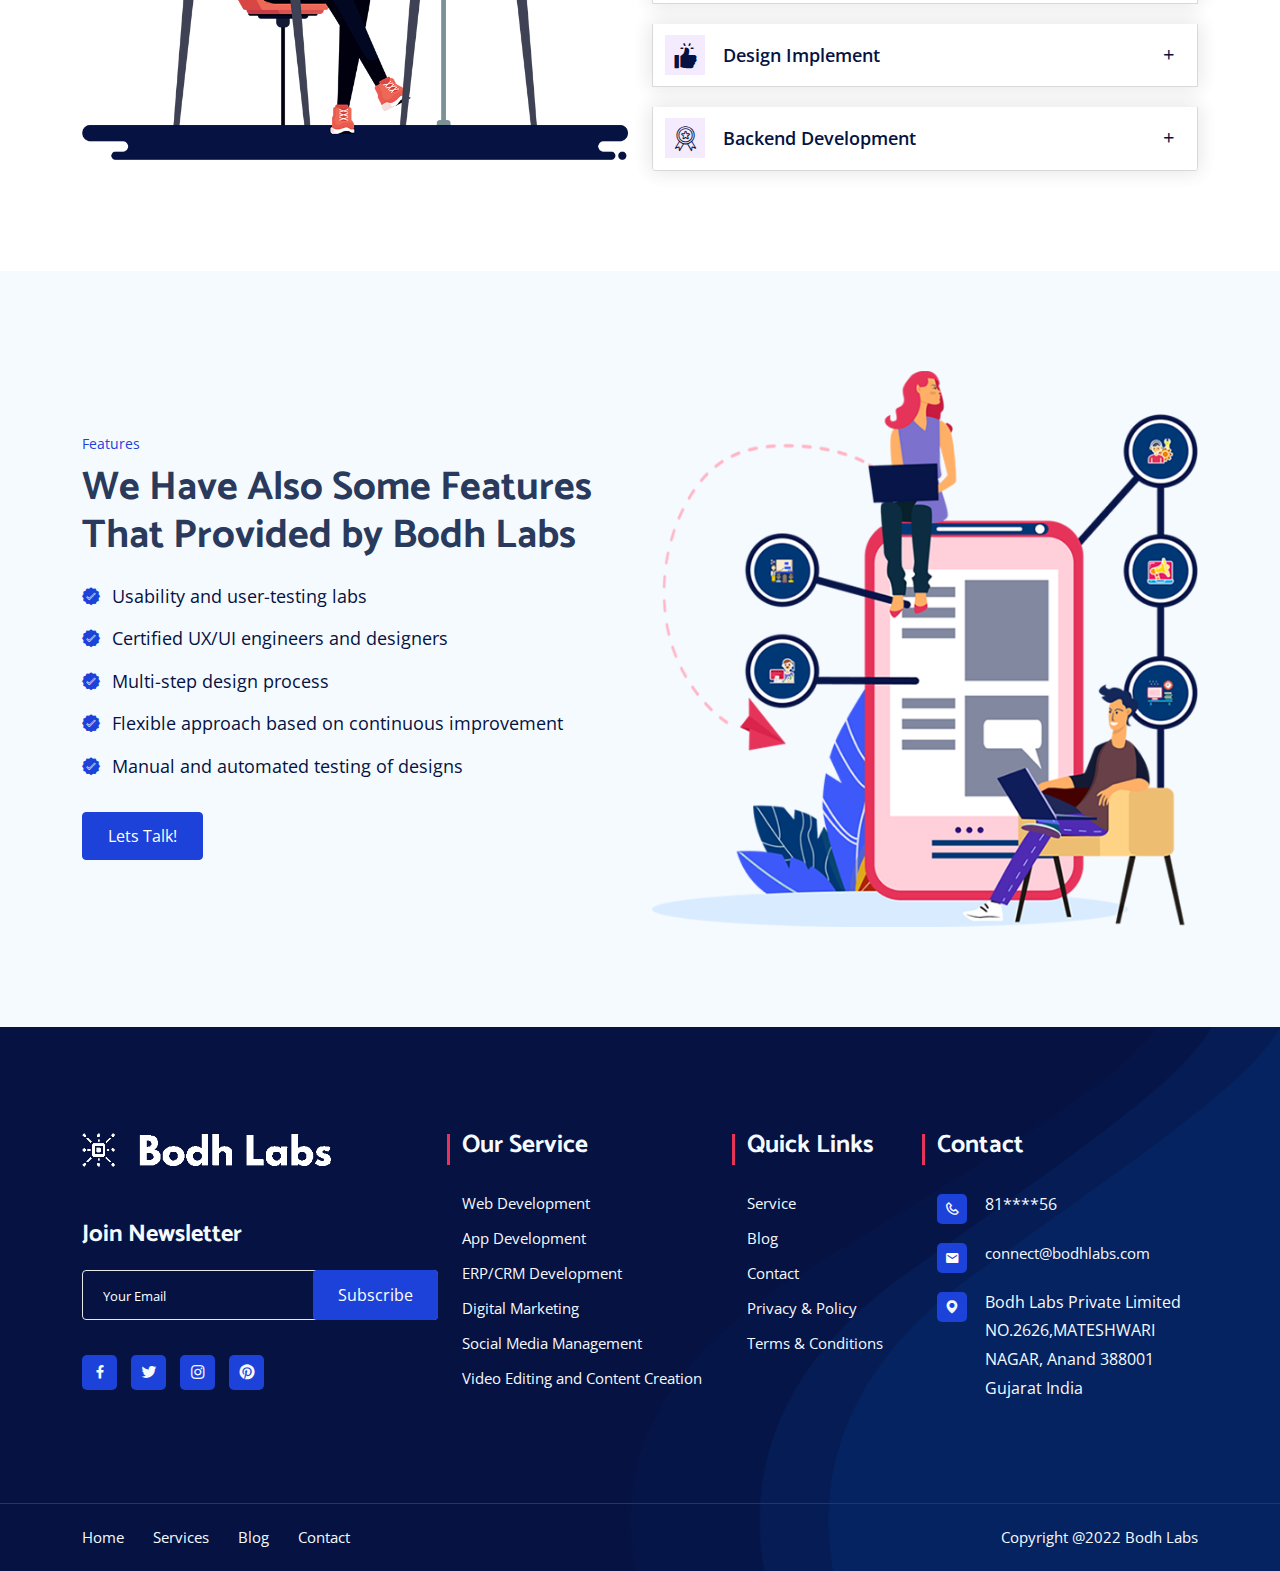
<file: web-development.html>
<!DOCTYPE html>
<html lang="zxx">

    <head>
        <!-- Required meta tags -->
        <meta charset="UTF-8" />
        <meta name="viewport" content="width=device-width, initial-scale=1, shrink-to-fit=no"/>
        
        <!-- Bootstrap Min CSS -->
        <link rel="stylesheet" href="assets/css/bootstrap.min.css">
        <!-- MeanMenu Min CSS -->
        <link rel="stylesheet" href="assets/css/meanmenu.min.css"/>
        <!-- Boxicon Min CSS -->
        <link rel="stylesheet" href="assets/css/boxicons.min.css"/>
        <!-- Flaticon CSS -->
        <link rel="stylesheet" href="assets/css/flaticon.css"/>
        <!-- Magnific Min CSS -->
        <link rel="stylesheet" href="assets/css/magnific-popup.min.css"/>
        <!-- Animate Min CSS -->
        <link rel="stylesheet" href="assets/css/animate.min.css"/>
        <!-- Owl Carousel Min CSS -->
        <link rel="stylesheet" href="assets/css/owl.carousel.min.css"/>
        <!-- Main CSS -->
        <link rel="stylesheet" href="assets/css/style.css"/>
        <!-- Dark CSS -->
        <link rel="stylesheet" href="assets/css/dark.css"/>
        <!-- Responsive CSS -->
        <link rel="stylesheet" href="assets/css/responsive.css"/>
        
        <!-- Favicon -->
        <link rel="icon" type="image/png" href="assets/images/favicon.png"/>
        <!-- Tittle -->
        <title>Paso - IT Solutions & Digital Services HTML Template</title>
    </head>

    <body>
        <!-- PreLoader Start -->
        <div class="loader-content">
            <div class="d-table">
                <div class="d-table-cell">
                    <div class="sk-folding-cube">
                        <div class="sk-cube1 sk-cube"></div>
                        <div class="sk-cube2 sk-cube"></div>
                        <div class="sk-cube4 sk-cube"></div>
                        <div class="sk-cube3 sk-cube"></div>
                    </div>
                </div>
            </div>
        </div>
        <!-- PreLoader End -->

        <!-- Header Area -->
        <header class="header-area">
            <div class="container">
                <div class="row align-items-center">
                    <div class="col-lg-2 col-sm-0">
                        <div class="logo">
                            <a href="index.html"><img src="assets/images/logo(3).png" alt="logo" /></a>
                        </div>
                    </div>
                    <div class="col-lg-8 col-sm-8 text-right pr-0">
                        <div class="header-content-right">
                            <ul class="header-contact">
                                <!-- <li><a href="tel:+1123456789"><i class="bx bxs-phone-call"></i> +1 123 456 789</a></li> -->
                                <li><a href="mailto:connect@bodhlabs.com"><i class="bx bxs-envelope"></i> connect@bodhlabs.com</a></li>
                            </ul>
                        </div>
                    </div>
                    <div class="col-lg-2 col-sm-4 text-right pl-0">
                        <div class="header-content-right">
                            <ul class="header-social">
                                <li>
                                    <a href="#" target="_blank"><i class="bx bxl-facebook"></i></a>
                                </li>
                                <li>
                                    <a href="#" target="_blank"><i class="bx bxl-twitter"></i></a>
                                </li>
                                <li>
                                    <a href="#" target="_blank"> <i class="bx bxs-envelope"></i></a>
                                </li>
                                <li>
                                    <a href="#" target="_blank"> <i class="bx bxl-youtube"></i></a>
                                </li>
                            </ul>
                        </div>
                    </div>
                </div>
            </div>
        </header>
        <!-- End Header Area -->

        <!--Navbar Area -->
        <div class="navbar-area">
            <div class="mobile-nav">
                <a href="index.html" class="logo">
                    <img src="assets/images/logo(3).png" alt="logo" />
                </a>
            </div>

            <div class="main-nav">
                <div class="container">
                    <nav class="navbar navbar-expand-md navbar-light">
                        <div class="collapse navbar-collapse mean-menu" id="navbarSupportedContent">
                            <ul class="navbar-nav text-left">
                                <li class="nav-item">
                                    <a href="./index.html" class="nav-link active">Home</a>
                                    <!-- <ul class="dropdown-menu">
                                        <li class="nav-item">
                                            <a href="index.html" class="nav-link active">Home One</a>
                                        </li>
                                        <li class="nav-item">
                                            <a href="index-2.html" class="nav-link">Home Two</a>
                                        </li>
                                        <li class="nav-item">
                                            <a href="index-3.html" class="nav-link">Home Three</a>
                                        </li>
                                    </ul> -->
                                </li>
                                <li class="nav-item">
                                    <a href="./index.html#services" class="nav-link">Services</a>
                                </li>
                                <li class="nav-item">
                                    <a href="./index.html#blog" class="nav-link ">Blog</a>
                                    <!-- <ul class="dropdown-menu">
                                        <li class="nav-item">
                                            <a href="solutions.html" class="nav-link">Solutions</a>
                                        </li>
                                        <li class="nav-item">
                                            <a href="solutions-details.html" class="nav-link">Solutions Details</a>
                                        </li>
                                    </ul> -->
                                </li>
                                <li class="nav-item">
                                    <a href="./index.html#contact" class="nav-link">Contact</a>
                                    <!-- <ul class="dropdown-menu">
                                        <li class="nav-item">
                                            <a href="case.html" class="nav-link">Case Studies</a>
                                        </li>
                                        <li class="nav-item">
                                            <a href="case-details.html" class="nav-link">Case Studies Details</a>
                                        </li>
                                    </ul> -->
                                </li>
                                
                            </ul>
                        </div>
                        <div class="nav-right">
                            <form>
                                <div class="input-group">
                                    <input type="text" class="form-control search" placeholder="Search..." />
                                </div>
                                <button type="submit">
                                    <i class="bx bx-search"></i>
                                </button>
                            </form>
                        </div>
                        <div class="nav-btn">
                            <a href="./index.html" class="box-btn">Get Started</a>
                        </div>
                    </nav>
                </div>
            </div>
        </div>
        <!-- End Navbar Area -->

        <!-- Start Page Title Area -->
        <div class="page-title-area">
            <div class="container">
                <div class="page-title-content">
                    <h2>Solutions Details</h2>
                    <ul>
                        <li>
                            <a href="index.html">
                                Home 
                            </a>
                        </li>

                        <li>Solutions</li>

                        <li class="active">Web Development</li>
                    </ul>
                </div>
            </div>
            <div class="page-shape">
                <div class="shape1">
                    <img src="assets/images/shape/1.png" alt="shape" />
                </div>
                <div class="shape3">
                    <img src="assets/images/shape/3.png" alt="shape" />
                </div>
                <div class="shape4">
                    <img src="assets/images/shape/4.png" alt="shape" />
                </div>
                <div class="shape5">
                    <img src="assets/images/shape/5.png" alt="shape" />
                </div>
                <div class="shape6">
                    <img src="assets/images/shape/6.png" alt="shape" />
                </div>
            </div>
        </div>
        <!-- End Page Title Area -->

        <!-- Start Services Details Area -->
		<section class="services-details-area pt-100">
			<div class="container">
				<div class="row">
					<div class="col-lg-6">
						<div class="services-img mb">
							<img src="assets/images/solutions-details/1.png" alt="Image">
						</div>
					</div>
					<div class="col-lg-6">
						<div class="services-item-wrap owl-carousel owl-theme">
							<div class="services-item">
								<img src="assets/images/solutions-details/2.png" alt="Image">
							</div>
							<div class="services-item">
								<img src="assets/images/solutions-details/3.png" alt="Image">
							</div>
							<div class="services-item">
								<img src="assets/images/solutions-details/4.png" alt="Image">
							</div>
						</div>
                    </div>
                    
                    <!-- <div class="col-12">
                        <div class="services-details-text">
                            <h2>We Rank among the top companies</h2>
                            <p>We rank among the top web development companies internationally. Our team has ample knowledge and experience to transform even the most innovative concepts into excellent web applications.</p>
    
                            <p>Our web development company not only develops unique web apps but also helps you tackle business difficulties. We are always prepared to fulfil your ambitions and quality standards and provide prospects for future product growth. Our professional web app development team will give you exceptional efficiency, responsiveness, and reliability, ensuring that your web app runs smoothly and flawlessly.</p>
    
                            <p>From design to creation to delivery, we've got you covered. Our team of expert web developers strives to be your trusted IT partner by developing unique products, delivering value through customised solutions, and creating a digital roadmap while maintaining the highest level of quality.</p>
                            
                        </div>
                    </div> -->
				</div>

				<!-- <div class="scrives-item-2 mt-4 ">
					<div class="row align-items-center">
						<div class="col-lg-4">
							<div class="services-img mb-qc">
								<img src="assets/images/solutions-details/5.png" alt="Image">
							</div>
						</div>
	
						<div class="col-lg-8">
							<h3>QA Testing</h3>
							<p>There are many variations of passages of Lorem Ipsum available, but the majority have suffered alteration in some form, by injected humour, or randomised words which don't look even slightly believable. If you are going to use a passage of Lorem Ipsum, you need to be sure there isn't anything embarrassing hidden in the middle of text. All the Lorem Ipsum generators on the Internet tend to repeat predefined chunks as necessary, making this the first true generator on the Internet. It uses a dictionary of over 200 Latin words, combined with a handful of model sentence structures, to generate Lorem Ipsum which looks reasonable. The generated Lorem Ipsum is therefore always free from repetition necessary, making this the first as necessary, making this</p>
						</div>
					</div>
				</div> -->
				
				<!-- <div class="scrives-item-3 mt-4">
					<div class="row align-items-center">
						<div class="col-lg-6 col-sm-6">
							<div class="social">
								<ul class="social-link">
									<li>
										<a href="#">
											<i class="bx bxl-facebook"></i>
										</a>
									</li>
									<li>
										<a href="#">
											<i class="bx bxl-twitter"></i>
										</a>
									</li>
									<li>
										<a href="#">
											<i class="bx bxl-pinterest-alt"></i>
										</a>
									</li>
									<li>
										<a href="#">
											<i class="bx bxl-instagram"></i>
										</a>
									</li>
								</ul>
							</div>
						</div>

						<div class="col-lg-6 col-sm-6">
							<div class="share">
								<a href="#">
									<i class="bx bx-share-alt"></i>
									Share
								</a>
							</div>
						</div>
					</div>
				</div> -->
			</div>
		</section>
		<!-- End Services Details Area -->

        <!-- Choose Area -->
        <section class="choose-area ptb-100">
            <div class="container">
                <div class="section-title">
                    <span>Choose Bodh Labs</span>
                    <h2>We Achieved People’s Trust by Our Great Service</h2>
                    <p> Lorem ipsum dolor sit amet, consectetur adipiscing elit, sed do eiusmod tempor incididunt ut labore et dolore magna aliqua. Quis ipsum suspendisse.</p>
                </div>
                <div class="row align-items-center">
                    <div class="col-lg-6">
                        <div class="choose-img">
                            <img src="assets/images/choose-img.png" alt="choose" />
                        </div>
                    </div>

                    <div class="col-lg-6">
                        <div class="choose-content">
                            <div class="faq-accordion">
                                <ul class="accordion">
                                    <li class="accordion-item">
                                        <div class="icon">
                                            <i class="flaticon-friends"></i>
                                        </div>
                                        <a class="accordion-title active" href="javascript:void(0)">
                                            <i class="bx bx-plus"></i> Research & Strategy
                                        </a>
                                        <p class="accordion-content show">
                                            We strategize and dive into your business model, easing you to design products that sell unique value.
                                        </p>
                                    </li>

                                    <li class="accordion-item">
                                        <div class="icon">
                                            <i class="flaticon-chip"></i>
                                        </div>
                                        <a class="accordion-title" href="javascript:void(0)">
                                            <i class="bx bx-plus"></i>Wireframing & Prototyping
                                        </a>
                                        <p class="accordion-content">
                                            Through wireframing and prototyping techniques we test all the stages of product evolution to make it bug-free.
                                        </p>
                                    </li>

                                    <li class="accordion-item">
                                        <div class="icon">
                                            <i class="flaticon-like"></i>
                                        </div>
                                        <a class="accordion-title" href="javascript:void(0)">
                                            <i class="bx bx-plus"></i>Design Implement
                                        </a>
                                        <p class="accordion-content">
                                            We explore and implement the best possible design for our client's amidst rising technologies.
                                        </p>
                                    </li>

                                    <li class="accordion-item">
                                        <div class="icon">
                                            <i class="flaticon-award"></i>
                                        </div>
                                        <a class="accordion-title" href="javascript:void(0)">
                                            <i class="bx bx-plus"></i>
                                            Backend Development
                                        </a>
                                        <p class="accordion-content">
                                            We have the best team of backend developers programming exactly what the clients require.
                                        </p>
                                    </li>
                                </ul>
                            </div>
                        </div>
                    </div>
                </div>
            </div>
        </section>
        <!-- End Choose Area -->

        <!-- Feature Area -->
        <section class="feature-area bg-color ptb-100">
            <div class="container">
                <div class="row align-items-center">
                    <div class="col-lg-6">
                        <div class="contnet">
                            <div class="feature-tittle">
                                <span>Features</span>
                                <h2>We Have Also Some Features That Provided by Bodh Labs</h2>
                                <!-- <p>Lorem ipsum dolor, sit amet consectetur adipisicing elit. Incidunt consectetur, beatae quod eaque reprehenderit non ab quibusdam doloribus voluptatibus! Voluptatum aspernatur quasi id dolore doloremque quo vero</p> -->
                            </div>

                            <ul>
                                <li>
                                    <i class="flaticon-correct"></i>
                                    Usability and user-testing labs
                                </li>
                                <li>
                                    <i class="flaticon-correct"></i>
                                    Certified UX/UI engineers and designers
                                </li>
                                <li>
                                    <i class="flaticon-correct"></i>
                                    Multi-step design process
                                </li>
                                <li>
                                    <i class="flaticon-correct"></i>
                                    Flexible approach based on continuous improvement
                                </li>
                                <li>
                                    <i class="flaticon-correct"></i>
                                    Manual and automated testing of designs
                                </li>
                            </ul>
                            <a href="./index.html#contact" class="box-btn">Lets Talk!</a>
                        </div>
                    </div>

                    <div class="col-lg-6">
                        <div class="feature-img">
                            <img src="assets/images/feature-img.png" alt="feature" />
                        </div>
                    </div>
                </div>
            </div>
        </section>
        <!-- End Feature Area -->

        <!-- Footer Area -->
        <footer class="footer-area pt-100">
            <div class="container">
                <div class="row">
                    <div class="col-lg-4 col-md-6">
                        <div class="content">
                            <div class="logo">
                                <a href="index.html"><img src="assets/images/logo(4).png" alt="logo" class="footer_logo"/></a>
                            </div>
                            <!-- <p>
                                Lorem ipsum dolor sit amet, mattetur adipiscing elit, sed do eiusmod.
                            </p> -->
                            <div class="subscribe mt-5">
                                <h4>Join Newsletter</h4>
                                <form class="newsletter-form" data-toggle="validator">
                                    <input type="email" id="emails" class="form-control" placeholder="Your Email" name="EMAIL" required autocomplete="off">

                                    <button class="box-btn" type="submit">
                                        Subscribe
                                    </button>

                                    <div id="validator-newsletter" class="form-result"></div>
                                </form>
                            </div>

                            <ul class="social">
                                <li>
                                    <a href="#" target="_blank"><i class='bx bxl-facebook' ></i></a>
                                </li>
                                <li>
                                    <a href="#" target="_blank"><i class='bx bxl-twitter' ></i></a>
                                </li>
                                <li>
                                    <a href="#" target="_blank"><i class='bx bxl-instagram' ></i></a>
                                </li>
                                <li>
                                    <a href="#" target="_blank"><i class='bx bxl-pinterest' ></i></a>
                                </li>
                            </ul>
                        </div>
                    </div>
                    <div class="col-lg-3 col-md-6">
                        <div class="content ml-15">
                            <h3>Our Service</h3>
                            <ul class="footer-list">
                                <li><a href="./web-development.html">Web Development</a></li>
                                <li><a href="./app-development.html"> App Development</a></li>
                                <li><a href="./erp_crm-development.html">ERP/CRM Development</a></li>
                                <li><a href="./digital-marketing.html">Digital Marketing</a></li>
                                <li><a href="./social-media-management.html">Social Media Management</a></li>
                                <li><a href="./video-editing.html">Video Editing and Content Creation</a></li>
                            </ul>
                        </div>
                    </div>
                    <div class="col-lg-2 col-md-6">
                        <div class="content">
                            <h3>Quick Links</h3>
                            <ul class="footer-list">
                                <!-- <li><a href="faq.html">FAQ</a></li> -->
                                <li><a href="./index.html#services">Service</a></li>
                                <li><a href="./index.html#blog">Blog</a></li>
                                <li><a href="./index.html#contact">Contact</a></li>
                                <li><a href="./privacy_policy.html">Privacy & Policy</a></li>
                                <li><a href="./terms-condition.html">Terms & Conditions</a></li>
                                <!-- <li><a href="#">Data Analysis</a></li> -->
                            </ul>
                        </div>
                    </div>
                    <div class="col-lg-3 col-md-6">
                        <div class="content contacts">
                            <h3 class="ml-40">Contact</h3>
                            <ul class="footer-list foot-social">
                                <!-- <li><a href="tel:+1123456789"><i class="bx bx-mobile-alt"></i> +1 123 456 789</a></li> -->
                                <!-- <li><a href="tel:+1975456789"><i class="bx bx-phone"></i> +1 975 456 789</a></li> -->
                                <li><i class="bx bx-phone"></i> 81****56</li>
                                <li><a href="mailto:connect@bodhlabs.com"><i class="bx bxs-envelope"></i>connect@bodhlabs.com</a></li>
                                <!-- <li><a href="mailto:support@paso.com"><i class="bx bxs-envelope"></i> support@paso.com</a></li> -->
                                <li><i class="bx bxs-map"></i> Bodh Labs Private Limited 
                                    NO.2626,MATESHWARI NAGAR,
                                    Anand 388001
                                    Gujarat
                                    India</li>
                            </ul>
                        </div>
                    </div>
                </div>
            </div>
            <div class="copy-area">
                <div class="container">
                    <div class="row">
                        <div class="col-lg-6">
                            <ul class="menu">
                                <li><a href="index.html">Home</a></li>
                                <!-- <li><a href="about.html">About</a></li> -->
                                <!-- <li><a href="solutions.html">Solutions</a></li> -->
                                <li><a href="./index.html#services">Services</a></li>
                                <li><a href="./index.html#blog">Blog</a></li>
                                <li><a href="./index.html#contact">Contact</a></li>
                            </ul>
                        </div>
                        <div class="col-lg-6">
                            <p class="right">
                                Copyright @2022 Bodh Labs
                                <!-- . Designed By
                                <a href="https://hibootstrap.com/" target="_blank">HiBootstrap.com</a> -->
                            </p>
                        </div>
                    </div>
                </div>
            </div>
        </footer>
        <!-- End Footer Area -->

        <!-- Start Go Top Area -->
        <div class="go-top">
            <i class='bx bx-chevrons-up'></i>
            <i class='bx bx-chevrons-up'></i>
        </div>
        <!-- End Go Top Area -->
        

        <!-- jQuery Min JS -->
        <script src="assets/js/jquery.min.js"></script>
        <!-- Bootstrap Bundle Min JS -->
        <script src="assets/js/bootstrap.bundle.min.js"></script>
        <!-- MeanMenu Min JS -->
        <script src="assets/js/meanmenu.min.js"></script>
        <!-- Magnific Popup Min JS -->
        <script src="assets/js/magnific-popup.min.js"></script>
        <!-- Owl carasol Min Js -->
        <script src="assets/js/owl.carousel.min.js"></script>
        <!-- Wow Min js -->
        <script src="assets/js/wow.min.js"></script>
        <!-- Isotope MinJs -->
        <script src="assets/js/isotope.pkgd.min.js"></script>
        <!-- Form Ajaxchimp Min JS -->
        <script src="assets/js/ajaxchimp.min.js"></script>
        <!-- Form Validator Js  -->
        <script src="assets/js/form-validator.min.js"></script>
        <!-- Contact Form Min Js -->
        <script src="assets/js/contact-form-script.js"></script>
        <!-- Main js -->
        <script src="assets/js/main.js"></script>
    </body>
</html>
</file>
<file: assets/css/flaticon.css>
/*
  	Flaticon icon font: Flaticon
  	Creation date: 12/03/2020 05:46
  	*/

@font-face {
  font-family: "Flaticon";
  src: url("../../assets/fonts/Flaticon.eot");
  src: url("../../assets/fonts/Flaticon.eot?#iefix") format("embedded-opentype"),
       url("../../assets/fonts/Flaticon.woff2") format("woff2"),
       url("../../assets/fonts/Flaticon.woff") format("woff"),
       url("../../assets/fonts/Flaticon.ttf") format("truetype"),
       url("../../assets/fonts/Flaticon.svg#Flaticon") format("svg");
  font-weight: normal;
  font-style: normal;
}

@media screen and (-webkit-min-device-pixel-ratio:0) {
  @font-face {
    font-family: "Flaticon";
    src: url("./Flaticon.svg#Flaticon") format("svg");
  }
}

[class^="flaticon-"]:before, [class*=" flaticon-"]:before,
[class^="flaticon-"]:after, [class*=" flaticon-"]:after {   
  font-family: Flaticon;
font-style: normal;

}

.flaticon-friends:before { content: "\f100"; }
.flaticon-chip:before { content: "\f101"; }
.flaticon-like:before { content: "\f102"; }
.flaticon-award:before { content: "\f103"; }
.flaticon-support:before { content: "\f104"; }
.flaticon-correct:before { content: "\f105"; }
.flaticon-calendar:before { content: "\f106"; }
.flaticon-customer-service:before { content: "\f107"; }
.flaticon-coin:before { content: "\f108"; }
.flaticon-info:before { content: "\f109"; }
.flaticon-goal:before { content: "\f10a"; }
.flaticon-left-arrow:before { content: "\f10b"; }
.flaticon-next-1:before { content: "\f10c"; }
.flaticon-placeholder:before { content: "\f10d"; }
.flaticon-clock:before { content: "\f10e"; }
.flaticon-telephone:before { content: "\f10f"; }
</file>
<file: assets/css/style.css>
/*
@File: Paso Template Styles

* This file contains the styling for the actual template, this
is the file you need to edit to change the look of the
template.

This files table contents are outlined below>>>>>

*******************************************
*******************************************

** - Default CSS
** - Preloader Area CSS
** - Navbar Area CSS
** - Banner Area CSS
** - Services Area CSS
** - Our Company Area CSS
** - Why Choose us Area CSS
** - Working Process Area CSS
** - Case Studies Area CSS
** - Features Area CSS
** - Team Members Area CSS
** - Testimonial Area CSS
** - Blog Post Area CSS
** - Contact Us Area CSS
** - Footer Area CSS
** - Copy Right Area CSS
** - Go Top CSS
*******************************************
*/
/*
Default Style
============================*/
@import url("https://fonts.googleapis.com/css2?family=Open+Sans:ital,wght@0,300;0,400;0,600;0,700;0,800;1,300;1,400;1,600;1,700;1,800&display=swap");
@import url("https://fonts.googleapis.com/css2?family=Catamaran:wght@100;200;300;400;500;600;700;800;900&display=swap");
body {
  padding: 0;
  margin: 0;
  font-size: 14px;
  line-height: 1.8;
  font-family: "Open Sans", sans-serif;
  color: #7a7e9a;
}

a {
  display: inline-block;
  -webkit-transition: all 0.5s;
  transition: all 0.5s;
  text-decoration: none;
}

a:hover {
  text-decoration: none;
  color: #293a5c;
}

a:focus {
  text-decoration: none;
}

button {
  outline: 0 !important;
  -webkit-box-shadow: none;
          box-shadow: none;
  border: none;
}

button:focus {
  -webkit-box-shadow: none;
          box-shadow: none;
}

.h1, .h2, .h3, .h4, .h5, .h6, h1, h2, h3, h4, h5, h6 {
  color: #293a5c;
  font-family: "Catamaran", sans-serif;
  font-weight: 700;
}

h3 {
  font-size: 21px;
  line-height: 1.5;
}

.d-table {
  width: 100%;
  height: 100%;
}

.d-table-cell {
  vertical-align: middle;
}

p {
  font-size: 15px;
  margin-bottom: 15px;
}

p:last-child {
  margin-bottom: 0;
}

img {
  max-width: 100%;
  height: auto;
}

ul {
  list-style: none;
  padding: 0;
  margin: 0;
}

.form-control {
  height: 50px;
  color: #293a5c;
  border: 1px solid #e8e8e8;
  background-color: transparent;
  border-radius: 0;
  padding: 0;
  font-size: 15px;
  padding: 10px 20px;
  width: 100%;
}

.form-control::-webkit-input-placeholder {
  color: #495057;
  font-size: 13px;
}

.form-control:-ms-input-placeholder {
  color: #495057;
  font-size: 13px;
}

.form-control::-ms-input-placeholder {
  color: #495057;
  font-size: 13px;
}

.form-control::placeholder {
  color: #495057;
  font-size: 13px;
}

.form-control:focus {
  color: #000000;
  background-color: transparent;
  -webkit-box-shadow: unset;
          box-shadow: unset;
  outline: 0;
  border: 1px solid #1d42d9;
}

.form-control:hover:focus, .form-control:focus {
  -webkit-box-shadow: unset;
          box-shadow: unset;
}

textarea.form-control {
  height: auto;
  height: 250px;
}

.ptb-100 {
  padding-top: 100px;
  padding-bottom: 100px;
}

.pt-100 {
  padding-top: 100px;
}

.pb-100 {
  padding-bottom: 100px;
}

.pt-70 {
  padding-top: 70px;
}

.pb-70 {
  padding-bottom: 70px;
}

.mb-30 {
  margin-bottom: 30px;
}

.pl-30 {
  padding-left: 30px;
}

.pr-30 {
  padding-right: 30px;
}

.mt-30 {
  margin-top: 30px;
}

.mt-20 {
  margin-top: 20px;
}

.mb-20 {
  margin-bottom: 20px;
}

.mt-minus-70 {
  margin-top: -70px;
}

.mb-minus-70 {
  margin-bottom: -70px;
}

.ml-30 {
  margin-left: 30px;
}

.mr-30 {
  margin-right: 30px;
}

.bg-color {
  background: #f5faff;
}
.footer_logo{
  width: 250px;
}
@-webkit-keyframes rotaed360 {
  0% {
    -webkit-transform: rotateZ(0deg);
            transform: rotateZ(0deg);
  }
  100% {
    -webkit-transform: rotateZ(-360deg);
            transform: rotateZ(-360deg);
  }
}

@keyframes rotaed360 {
  0% {
    -webkit-transform: rotateZ(0deg);
            transform: rotateZ(0deg);
  }
  100% {
    -webkit-transform: rotateZ(-360deg);
            transform: rotateZ(-360deg);
  }
}

@-webkit-keyframes animationFramesOne {
  0% {
    -webkit-transform: translate(0px, 0px) rotate(0deg);
            transform: translate(0px, 0px) rotate(0deg);
  }
  20% {
    -webkit-transform: translate(73px, -1px) rotate(36deg);
            transform: translate(73px, -1px) rotate(36deg);
  }
  40% {
    -webkit-transform: translate(141px, 72px) rotate(72deg);
            transform: translate(141px, 72px) rotate(72deg);
  }
  60% {
    -webkit-transform: translate(83px, 122px) rotate(108deg);
            transform: translate(83px, 122px) rotate(108deg);
  }
  80% {
    -webkit-transform: translate(-40px, 72px) rotate(144deg);
            transform: translate(-40px, 72px) rotate(144deg);
  }
  100% {
    -webkit-transform: translate(0px, 0px) rotate(0deg);
            transform: translate(0px, 0px) rotate(0deg);
  }
}

@keyframes animationFramesOne {
  0% {
    -webkit-transform: translate(0px, 0px) rotate(0deg);
            transform: translate(0px, 0px) rotate(0deg);
  }
  20% {
    -webkit-transform: translate(73px, -1px) rotate(36deg);
            transform: translate(73px, -1px) rotate(36deg);
  }
  40% {
    -webkit-transform: translate(141px, 72px) rotate(72deg);
            transform: translate(141px, 72px) rotate(72deg);
  }
  60% {
    -webkit-transform: translate(83px, 122px) rotate(108deg);
            transform: translate(83px, 122px) rotate(108deg);
  }
  80% {
    -webkit-transform: translate(-40px, 72px) rotate(144deg);
            transform: translate(-40px, 72px) rotate(144deg);
  }
  100% {
    -webkit-transform: translate(0px, 0px) rotate(0deg);
            transform: translate(0px, 0px) rotate(0deg);
  }
}

/*
Go Top Style*/
.go-top {
  position: fixed;
  cursor: pointer;
  top: 93%;
  right: -10%;
  background-color: #1d42d9;
  z-index: 4;
  width: 40px;
  text-align: center;
  height: 42px;
  line-height: 42px;
  opacity: 0;
  visibility: hidden;
  -webkit-transition: .9s;
  transition: .9s;
}

.go-top i {
  position: absolute;
  top: 50%;
  -webkit-transform: translateY(-50%);
          transform: translateY(-50%);
  left: 0;
  right: 0;
  margin: 0 auto;
  color: #ffffff;
  -webkit-transition: 0.5s;
  transition: 0.5s;
  font-size: 20px;
}

.go-top i:last-child {
  opacity: 0;
  visibility: hidden;
  top: 60%;
}

.go-top::before {
  content: '';
  position: absolute;
  top: 0;
  left: 0;
  width: 100%;
  height: 100%;
  z-index: -1;
  background-color: #1d42d9;
  opacity: 0;
  visibility: hidden;
  -webkit-transition: 0.5s;
  transition: 0.5s;
}

.go-top:hover {
  color: #ffffff;
  background-color: #293a5c;
}

.go-top:hover::before {
  opacity: 1;
  visibility: visible;
}

.go-top:hover i:first-child {
  opacity: 0;
  top: 0;
  visibility: hidden;
}

.go-top:hover i:last-child {
  opacity: 1;
  visibility: visible;
  top: 50%;
}

.go-top:focus {
  color: #ffffff;
}

.go-top:focus::before {
  opacity: 1;
  visibility: visible;
}

.go-top:focus i:first-child {
  opacity: 0;
  top: 0;
  visibility: hidden;
}

.go-top:focus i:last-child {
  opacity: 1;
  visibility: visible;
  top: 50%;
}

.go-top.active {
  -webkit-transform: translateY(0);
          transform: translateY(0);
  opacity: 1;
  visibility: visible;
  right: 3%;
  top: 93%;
}

/** Section tittle Css **/
.section-title {
  position: relative;
  max-width: 695px;
  margin: -8px auto 60px;
  text-align: center;
}

.section-title span {
  color: #1d42d9;
  font-size: 14px;
  position: relative;
  display: inline-block;
  margin-bottom: 8px;
}

.section-title h2 {
  font-size: 40px;
  text-transform: capitalize;
  color: #293a5c;
  margin-bottom: 20px;
}

/** Box Btn Css **/
.box-btn {
  font-size: 16px;
  color: #ffffff;
  padding: 15px 25px;
  line-height: 1;
  -webkit-transition: all 0.5s;
  transition: all 0.5s;
  text-transform: capitalize;
  position: relative;
  cursor: pointer;
  border-radius: 4px;
  text-align: center;
  overflow: hidden;
  z-index: 1;
  background-color: #1d42d9;
  border: 1px solid #1d42d9;
}

.box-btn::before {
  content: "";
  position: absolute;
  top: 0;
  left: 100%;
  width: 100%;
  height: 50%;
  background-color: #051242;
  z-index: -1;
  -webkit-transition: all 0.5s;
  transition: all 0.5s;
}

.box-btn::after {
  content: "";
  position: absolute;
  bottom: 0;
  right: 100%;
  width: 100%;
  height: 50%;
  background-color: #051242;
  z-index: -1;
  -webkit-transition: all 0.5s;
  transition: all 0.5s;
}

.box-btn.border-btn {
  background-color: transparent;
  border: 1px solid #fff;
}

.box-btn:hover {
  color: #fff;
}

.box-btn:hover::before {
  left: 0;
}

.box-btn:hover::after {
  right: 0;
}

/** Line Btn Css **/
.line-bnt {
  font-size: 14px;
  color: #293a5c;
  font-weight: 600;
  line-height: 1;
}

.line-bnt:hover {
  letter-spacing: 1px;
  color: #293a5c;
}

/** Preloader Css **/
.loader-content {
  background: #051242;
  height: 100%;
  width: 100%;
  position: fixed;
  z-index: 9999999;
  left: 0;
  top: 0;
  text-align: center;
}

.sk-folding-cube {
  margin: 20px auto;
  width: 40px;
  height: 40px;
  position: relative;
  -webkit-transform: rotateZ(45deg);
          transform: rotateZ(45deg);
}

.sk-folding-cube .sk-cube {
  float: left;
  width: 50%;
  height: 50%;
  position: relative;
  -webkit-transform: scale(1.1);
  transform: scale(1.1);
}

.sk-folding-cube .sk-cube::before {
  content: '';
  position: absolute;
  top: 0;
  left: 0;
  width: 100%;
  height: 100%;
  background-color: #ffffff;
  -webkit-animation: sk-foldCubeAngle 2.4s infinite linear both;
          animation: sk-foldCubeAngle 2.4s infinite linear both;
  -webkit-transform-origin: 100% 100%;
          transform-origin: 100% 100%;
}

@-webkit-keyframes sk-foldCubeAngle {
  0%,
  10% {
    -webkit-transform: perspective(140px) rotateX(-180deg);
    transform: perspective(140px) rotateX(-180deg);
    opacity: 0;
  }
  25%,
  75% {
    -webkit-transform: perspective(140px) rotateX(0deg);
    transform: perspective(140px) rotateX(0deg);
    opacity: 1;
  }
  90%,
  100% {
    -webkit-transform: perspective(140px) rotateY(180deg);
    transform: perspective(140px) rotateY(180deg);
    opacity: 0;
  }
}

@keyframes sk-foldCubeAngle {
  0%,
  10% {
    -webkit-transform: perspective(140px) rotateX(-180deg);
    transform: perspective(140px) rotateX(-180deg);
    opacity: 0;
  }
  25%,
  75% {
    -webkit-transform: perspective(140px) rotateX(0deg);
    transform: perspective(140px) rotateX(0deg);
    opacity: 1;
  }
  90%,
  100% {
    -webkit-transform: perspective(140px) rotateY(180deg);
    transform: perspective(140px) rotateY(180deg);
    opacity: 0;
  }
}

.sk-folding-cube .sk-cube2 {
  -webkit-transform: scale(1.1) rotateZ(90deg);
          transform: scale(1.1) rotateZ(90deg);
}

.sk-folding-cube .sk-cube2::before {
  -webkit-animation-delay: 0.3s;
          animation-delay: 0.3s;
}

.sk-folding-cube .sk-cube3 {
  -webkit-transform: scale(1.1) rotateZ(180deg);
          transform: scale(1.1) rotateZ(180deg);
}

.sk-folding-cube .sk-cube3::before {
  -webkit-animation-delay: 0.6s;
          animation-delay: 0.6s;
}

.sk-folding-cube .sk-cube4 {
  -webkit-transform: scale(1.1) rotateZ(270deg);
          transform: scale(1.1) rotateZ(270deg);
}

.sk-folding-cube .sk-cube4::before {
  -webkit-animation-delay: 0.9s;
          animation-delay: 0.9s;
}

/*
Header Area Css
======================================================*/
.header-area {
  position: relative;
  padding: 15px 0;
  background: #f5faff;
  overflow: hidden;
}

.header-area .header-content-right {
  position: relative;
  display: -webkit-inline-box;
  display: -ms-inline-flexbox;
  display: inline-flex;
  float: right;
}

.header-area .header-content-right .header-contact {
  padding: 0;
  margin: 0;
  position: relative;
}

.header-area .header-content-right .header-contact li {
  display: inline-block;
  position: relative;
  font-size: 15px;
  margin-right: 20px;
  font-weight: 500;
}

.header-area .header-content-right .header-contact li a {
  color: #051242;
}

.header-area .header-content-right .header-contact li a i {
  position: relative;
  top: 2px;
  margin-right: 5px;
  font-size: 16px;
  color: #3d59fa;
}

.header-area .header-content-right .header-contact li a:hover {
  color: #1d42d9;
}

.header-area .header-content-right .header-contact li:last-child {
  margin-right: 0;
}

.header-area .header-content-right .header-contact::before {
  position: absolute;
  width: 1px;
  height: 24px;
  content: "";
  background: #1d42d9;
  right: -62px;
  top: 2px;
}

.header-area .header-content-right .header-social {
  padding: 0;
  margin: 0;
  margin-left: 10px;
}

.header-area .header-content-right .header-social li {
  display: inline-block;
  position: relative;
  padding-left: 10px;
}

.header-area .header-content-right .header-social li a {
  font-size: 16px;
  color: #1d42d9;
}

.header-area .header-content-right .header-social li a:hover {
  color: #3d59fa;
  -webkit-transform: translateY(-2px);
          transform: translateY(-2px);
}

.header-area .header-content-right .header-social::before {
  display: none !important;
}

/*
header-2 Area Css
======================================================*/
.header-2 {
  background: #3d59fa;
}

.header-2.three {
  background: #000b2f;
}

.header-2 .text-left {
  text-align: left;
}

.header-2 .text-right {
  text-align: right;
}

.header-2 .header-content-right {
  float: unset;
}

.header-2 .header-content-right .header-contact li {
  display: inline-block;
  position: relative;
  padding-left: 25px;
  font-size: 16px;
  margin-right: 20px;
}

.header-2 .header-content-right .header-contact li a {
  color: #ffffff;
}

.header-2 .header-content-right .header-contact li a i {
  position: absolute;
  display: inline-block;
  left: 0;
  top: 4px;
  color: #ffffff;
  font-size: 18px;
}

.header-2 .header-content-right .header-contact li a:hover {
  color: #ffffff;
}

.header-2 .header-content-right .header-contact::before {
  display: none;
}

.header-2 .header-content-right .header-social {
  padding: 0;
  margin: 0;
  margin-left: 10px;
  float: right;
}

.header-2 .header-content-right .header-social li {
  display: inline-block;
  position: relative;
  padding-left: 10px;
}

.header-2 .header-content-right .header-social li a {
  font-size: 18px;
  color: #fff;
  width: 35px;
  height: 35px;
  border: 1px solid #fff;
  border-radius: 50%;
  line-height: 37px;
  text-align: center;
  -webkit-transition: 0.3s;
  transition: 0.3s;
  transition: 0.3s;
}

.header-2 .header-content-right .header-social li a:hover {
  background: #fff;
  color: #1e2a55;
}

.header-2 .header-content-right .header-social li:first-child {
  padding-left: 0;
}

.buy-now-btn {
  right: 20px;
  z-index: 99;
  top: 50%;
  position: fixed;
  -webkit-transform: translateY(-50%);
          transform: translateY(-50%);
  border-radius: 30px;
  display: inline-block;
  color: #ffffff;
  background-color: #82b440;
  padding: 10px 20px 10px 42px;
  -webkit-box-shadow: 0 1px 20px 1px #82b440;
          box-shadow: 0 1px 20px 1px #82b440;
  font-size: 13px;
  font-weight: 600;
}

.buy-now-btn img {
  top: 50%;
  left: 20px;
  width: 15px;
  position: absolute;
  -webkit-transform: translateY(-50%);
          transform: translateY(-50%);
}

.buy-now-btn:hover {
  background-color: #03abeb;
  color: #ffffff;
}

/*
Navbar Area Css
======================================================*/
.navbar-area {
  background-color: transparent;
  -webkit-transition: 0.3s;
  transition: 0.3s;
  position: relative;
  padding-top: 0;
  padding-bottom: 0;
  padding-right: 0;
  padding-left: 0;
}

.navbar-area.three .main-nav {
  background-color: #051242;
}

.navbar-area .main-nav {
  background: transparent;
  -webkit-transition: 0.4s;
  transition: 0.4s;
}

.navbar-area .main-nav .navbar {
  -webkit-transition: 0.4s;
  transition: 0.4s;
  padding-right: 0;
  padding-top: 0;
  padding-left: 0;
  padding-bottom: 0;
}

.navbar-area .main-nav .navbar ul {
  padding-left: 0;
  list-style-type: none;
  margin-bottom: 0;
}

.navbar-area .main-nav .navbar .navbar-nav {
  margin-right: 0;
}

.navbar-area .main-nav .navbar .navbar-nav .nav-item {
  position: relative;
  padding-top: 15px;
  padding-bottom: 15px;
  padding-left: 0;
  padding-right: 0;
}

.navbar-area .main-nav .navbar .navbar-nav .nav-item a {
  font-size: 16px;
  font-weight: 400;
  color: #fff;
  text-transform: capitalize;
  padding-left: 0;
  padding-right: 0;
  padding-top: 0;
  padding-bottom: 0;
  margin-left: 0;
  margin-right: 30px;
}

.navbar-area .main-nav .navbar .navbar-nav .nav-item a:hover, .navbar-area .main-nav .navbar .navbar-nav .nav-item a:focus, .navbar-area .main-nav .navbar .navbar-nav .nav-item a.active {
  color: #70a1ff;
}

.navbar-area .main-nav .navbar .navbar-nav .nav-item a i {
  font-size: 16px;
  position: relative;
  top: 2px;
  margin-left: 1px;
}

.navbar-area .main-nav .navbar .navbar-nav .nav-item:hover a, .navbar-area .main-nav .navbar .navbar-nav .nav-item.active a {
  color: #70a1ff;
}

.navbar-area .main-nav .navbar .navbar-nav .nav-item .dropdown-menu {
  -webkit-box-shadow: 0px 0px 15px 0px rgba(0, 0, 0, 0.1);
          box-shadow: 0px 0px 15px 0px rgba(0, 0, 0, 0.1);
  background: #fff;
  position: absolute;
  border: none;
  top: 80px;
  left: 0;
  width: 240px;
  z-index: 99;
  display: block;
  opacity: 0;
  visibility: hidden;
  border-radius: 0;
  -webkit-transition: all 0.3s ease-in-out;
  transition: all 0.3s ease-in-out;
  padding-top: 0;
  padding-left: 0px;
  padding-right: 0px;
  padding-bottom: 0;
}

.navbar-area .main-nav .navbar .navbar-nav .nav-item .dropdown-menu::before {
  position: absolute;
  width: 0;
  height: 0;
  content: "";
  border-top: 0;
  border-right: 8px solid transparent;
  border-bottom: 8px solid #ffffff;
  border-left: 8px solid transparent;
  top: -8px;
  left: 20px;
  z-index: -11;
}

.navbar-area .main-nav .navbar .navbar-nav .nav-item .dropdown-menu li {
  padding: 0;
  position: relative;
  overflow: hidden;
}

.navbar-area .main-nav .navbar .navbar-nav .nav-item .dropdown-menu li::before {
  position: absolute;
  content: '';
  top: 0;
  left: 0px;
  width: 0;
  height: 100px;
  background: #1d42d9;
  -webkit-transition: 0.5s all ease;
  transition: 0.5s all ease;
  z-index: -1;
}

.navbar-area .main-nav .navbar .navbar-nav .nav-item .dropdown-menu li a {
  text-transform: capitalize;
  padding: 10px 25px;
  margin: 0;
  color: #181818;
  border-bottom: 1px dashed #eeeeee;
  font-size: 15px;
}

.navbar-area .main-nav .navbar .navbar-nav .nav-item .dropdown-menu li a:hover, .navbar-area .main-nav .navbar .navbar-nav .nav-item .dropdown-menu li a:focus, .navbar-area .main-nav .navbar .navbar-nav .nav-item .dropdown-menu li a.active {
  color: #1d42d9;
}

.navbar-area .main-nav .navbar .navbar-nav .nav-item .dropdown-menu li.active a {
  color: #1d42d9;
}

.navbar-area .main-nav .navbar .navbar-nav .nav-item .dropdown-menu li:hover a {
  color: #fff;
}

.navbar-area .main-nav .navbar .navbar-nav .nav-item .dropdown-menu li:hover .dropdown-menu {
  opacity: 1;
  visibility: visible;
  top: -15px;
}

.navbar-area .main-nav .navbar .navbar-nav .nav-item .dropdown-menu li:hover::before {
  width: 100%;
}

.navbar-area .main-nav .navbar .navbar-nav .nav-item .dropdown-menu li:last-child a {
  border-bottom: none;
}

.navbar-area .main-nav .navbar .navbar-nav .nav-item .dropdown-toggle::after {
  content: "+";
  margin-left: .355em;
  vertical-align: 0;
  border-top: none;
  border-right: none;
  border-bottom: 0;
  border-left: none;
  -webkit-transition: 0.3s all;
  transition: 0.3s all;
}

.navbar-area .main-nav .navbar .navbar-nav .nav-item:hover .dropdown-menu {
  opacity: 1;
  visibility: visible;
  top: 50px;
}

.navbar-area .box-btn::before, .navbar-area .box-btn::after {
  background: #fff;
}

.navbar-area .box-btn:hover {
  color: #132460;
}

.navbar-area .nav-btn {
  margin-left: 20px;
  position: relative;
  top: 3px;
  width: 191px;
}

.navbar-area .nav-right {
  display: -webkit-inline-box;
  display: -ms-inline-flexbox;
  display: inline-flex;
  width: 100%;
  position: relative;
  top: -3px;
  max-width: 16%;
}

.navbar-area .nav-right ::-webkit-input-placeholder {
  color: #f5faf5;
  opacity: 1;
}

.navbar-area .nav-right :-ms-input-placeholder {
  color: #f5faf5;
  opacity: 1;
}

.navbar-area .nav-right ::-ms-input-placeholder {
  color: #f5faf5;
  opacity: 1;
}

.navbar-area .nav-right ::placeholder {
  color: #f5faf5;
  opacity: 1;
}

.navbar-area .nav-right input.search {
  background: transparent;
  border: none;
  border-bottom: 1px solid #f5faff;
  position: relative;
  color: #f5faff;
  padding-left: 0;
  border-radius: 0;
}

.navbar-area .nav-right input.search:focus {
  -webkit-box-shadow: none;
          box-shadow: none;
}

.navbar-area .nav-right button {
  background: none;
  border: none;
  color: #f5faff;
  font-size: 20px;
  position: absolute;
  top: 12px;
  right: 0;
  cursor: pointer;
  -webkit-transition: all 0.5s;
  transition: all 0.5s;
  z-index: 1;
}

.navbar-area .nav-right button:hover {
  color: #1d42d9;
}

.is-sticky {
  position: fixed;
  top: 0;
  width: 100%;
  left: 0;
  z-index: 999;
  -webkit-animation: fadeInDown 500ms ease-in-out;
          animation: fadeInDown 500ms ease-in-out;
  -webkit-transition: 0.3s;
  transition: 0.3s;
  -webkit-box-shadow: 0 1px 10px rgba(221, 221, 221, 0.2);
          box-shadow: 0 1px 10px rgba(221, 221, 221, 0.2);
  background: #051242 !important;
}

/*
Banner Area Css
======================================================*/
.banner-area {
  position: relative;
  background: url(../images/home-bg-2.png);
  background-size: cover;
  overflow: hidden;
  width: 100%;
  height: 800px;
  z-index: 1;
}

.banner-area .banner-content {
  margin-top: 30px;
}

.banner-area .banner-content h1 {
  font-size: 55px;
  color: #ffffff;
  margin: 0 0 30px;
}

.banner-area .banner-content p {
  color: #fff;
  padding-right: 0%;
}

.banner-area .banner-content .banner-btn {
  margin-top: 45px;
}

.banner-area .banner-content .banner-btn .box-btn {
  margin-right: 20px;
}

.banner-area .banner-content .banner-btn .box-btn::before, .banner-area .banner-content .banner-btn .box-btn::after {
  background: #fff;
}

.banner-area .banner-content .banner-btn .box-btn:hover {
  color: #132460;
}

.banner-area .banner-img {
  -webkit-animation: pulse 7s infinite;
          animation: pulse 7s infinite;
  margin-right: -100px;
}

.banner-area .home-shape .shape1 {
  position: absolute;
  top: 55%;
  left: 2%;
  -webkit-animation: animationFramesOne 15s linear infinite;
          animation: animationFramesOne 15s linear infinite;
  z-index: -1;
}

.banner-area .home-shape .shape2 {
  position: absolute;
  top: 19%;
  left: 3%;
  -webkit-animation: pulse 4s infinite;
          animation: pulse 4s infinite;
  z-index: -1;
}

.banner-area .home-shape .shape3 {
  position: absolute;
  bottom: 13%;
  left: 40%;
  -webkit-animation: rotaed360 6s infinite linear;
          animation: rotaed360 6s infinite linear;
  z-index: -1;
}

.banner-area .home-shape .shape4 {
  position: absolute;
  top: 15%;
  left: 35%;
  -webkit-animation: rotaed360 6s infinite linear;
          animation: rotaed360 6s infinite linear;
  z-index: -1;
}

.banner-area .home-shape .shape5 {
  position: absolute;
  top: 15%;
  left: 62%;
  -webkit-animation: animationFramesOne 15s linear infinite;
          animation: animationFramesOne 15s linear infinite;
  z-index: -1;
}

.banner-area .home-shape .shape6 {
  position: absolute;
  bottom: 30%;
  right: 4%;
  -webkit-animation: animationFramesOne 15s linear infinite;
          animation: animationFramesOne 15s linear infinite;
  z-index: -1;
}

/*
Slider 2 Area Css
======================================================*/
.slider-area-2 {
  position: relative;
  z-index: 1;
}

.slider-area-2 .home-slider .single-slider {
  background-position: center center;
  background-repeat: no-repeat;
  background-size: cover;
  border-bottom-left-radius: 90px;
  height: 100vh;
  border-bottom-right-radius: 90px;
}

.slider-area-2 .home-slider .single-slider::before {
  position: absolute;
  content: "";
  background: #000;
  opacity: 0.6;
  width: 100%;
  height: 100%;
  top: 0;
  left: 0;
  border-bottom-left-radius: 90px;
  border-bottom-right-radius: 90px;
}

.slider-area-2 .home-slider .single-slider .slider-content {
  position: relative;
  max-width: 700px;
  margin: auto;
}

.slider-area-2 .home-slider .single-slider .slider-content h1 {
  font-size: 60px;
  color: #ffffff;
  margin-bottom: 20px;
}

.slider-area-2 .home-slider .single-slider .slider-content p {
  color: #ffffff;
  margin-bottom: 35px;
}

.slider-area-2 .home-slider .single-slider .slider-btn .box-btn {
  margin-right: 20px;
  border-radius: 50px;
}

.slider-area-2 .home-slider .single-slider .slider-btn .border-btn {
  border-radius: 50px;
}

.slider-area-2 .home-slider .single-slider .slider-btn .border-btn:hover {
  color: #1d42d9;
}

.slider-area-2 .home-slider .single-slider .slider-btn .border-btn:hover::before {
  background-color: #ffffff;
}

.slider-area-2 .home-slider .single-slider .slider-btn .border-btn:hover::after {
  background-color: #ffffff;
}

.slider-area-2 .owl-item.active .slider-content.one h1 {
  -webkit-animation: 1s .2s fadeInUpBig both;
          animation: 1s .2s fadeInUpBig both;
}

.slider-area-2 .owl-item.active .slider-content.one p {
  -webkit-animation: 1.5s .3s fadeInUpBig both;
          animation: 1.5s .3s fadeInUpBig both;
}

.slider-area-2 .owl-item.active .slider-content.one a {
  -webkit-animation: 2s .4s fadeInUpBig both;
          animation: 2s .4s fadeInUpBig both;
}

.slider-area-2 .owl-nav button.owl-next {
  width: 50px;
  height: 50px;
  border-radius: 50%;
  border: none;
  font-size: 16px;
  line-height: 50px;
  top: 50%;
  position: absolute;
  right: 1%;
  background: #1d42d9;
  font-weight: bold;
  -webkit-transition: 0.3s;
  transition: 0.3s;
  color: #ffffff;
  -webkit-transform: translateY(-50px);
          transform: translateY(-50px);
}

.slider-area-2 .owl-nav button.owl-next i {
  margin-left: 3px;
}

.slider-area-2 .owl-nav button.owl-next:hover {
  background: #051242;
  color: #ffffff;
}

.slider-area-2 .owl-nav button.owl-prev {
  width: 50px;
  height: 50px;
  border-radius: 50%;
  border: none;
  font-size: 16px;
  line-height: 50px;
  left: 1%;
  top: 50%;
  position: absolute;
  color: #ffffff;
  font-weight: bold;
  background: #1d42d9;
  -webkit-transition: 0.3s;
  transition: 0.3s;
  -webkit-transform: translateY(-50px);
          transform: translateY(-50px);
}

.slider-area-2 .owl-nav button.owl-prev i {
  margin-right: 3px;
}

.slider-area-2 .owl-nav button.owl-prev:hover {
  background: #051242;
  color: #ffffff;
}

.slider-area-2 .single-slider-bg-1 {
  background: url(../images/home-bg-3.jpg);
}

.slider-area-2 .single-slider-bg-2 {
  background: url(../images/home-bg-4.jpg);
}

.slider-area-2 .single-slider-bg-3 {
  background: url(../images/home-bg-5.jpg);
}

/*
Info Area Css
======================================================*/
.info-area {
  position: relative;
}

.info-area .single-info {
  position: relative;
  -webkit-transition: 0.3s;
  transition: 0.3s;
  z-index: 1;
  margin-bottom: 30px;
}

.info-area .single-info .info-img img {
  border-top-left-radius: 8px;
  border-top-right-radius: 8px;
  -webkit-box-shadow: 0 0 20px 3px rgba(0, 0, 0, 0.05);
          box-shadow: 0 0 20px 3px rgba(0, 0, 0, 0.05);
}

.info-area .single-info .content {
  position: relative;
  max-width: 85%;
  margin: auto;
  background: #ffffff;
  padding: 30px;
  text-align: center;
  margin-top: -40px;
  border-radius: 4px;
  -webkit-transition: 0.3s;
  transition: 0.3s;
  z-index: 1;
  -webkit-box-shadow: 0 0 20px 3px rgba(0, 0, 0, 0.05);
          box-shadow: 0 0 20px 3px rgba(0, 0, 0, 0.05);
}

.info-area .single-info .content h3 {
  margin-bottom: 0;
  color: #051242;
  font-size: 20px;
}

.info-area .single-info .content h3 i {
  color: #3d59fa;
  margin-right: 10px;
}

.info-area .single-info .content::before {
  position: absolute;
  content: "";
  bottom: 100%;
  left: 0;
  right: 0;
  background-color: #051242;
  overflow: hidden;
  width: 100%;
  height: 0;
  -webkit-transition: .5s ease;
  transition: .5s ease;
  z-index: -1;
}

.info-area .single-info .content .arrow {
  position: absolute;
  width: 35px;
  height: 35px;
  background: #3d59fa;
  color: #fff;
  border-radius: 50%;
  line-height: 35px;
  text-align: center;
  left: 50%;
  top: 110%;
  -webkit-transform: translate(-50%, -50%);
          transform: translate(-50%, -50%);
  opacity: 0;
  -webkit-transition: 0.3s;
  transition: 0.3s;
}

.info-area .single-info .content .arrow a {
  color: #fff;
}

.info-area .single-info .content .arrow i {
  position: relative;
  left: 1px;
  font-weight: normal;
}

.info-area .single-info:hover .content::before {
  bottom: 0;
  height: 100%;
}

.info-area .single-info:hover .content h3 {
  color: #ffffff;
}

.info-area .single-info:hover .content h3 i {
  color: #ffffff;
}

.info-area .single-info:hover .content .arrow {
  opacity: 1;
  top: 95%;
}

/*
Service Area Css
======================================================*/
.single-service {
  position: relative;
  text-align: center;
  padding: 30px;
  margin-bottom: 30px;
  -webkit-transition: all 0.5s;
  transition: all 0.5s;
  border-radius: 4px;
  z-index: 1;
  overflow: hidden;
  -webkit-box-shadow: 0 0 20px 3px rgba(0, 0, 0, 0.05);
          box-shadow: 0 0 20px 3px rgba(0, 0, 0, 0.05);
}

.single-service .service-img {
  margin-bottom: 20px;
}

.single-service .service-img img {
  width: 60px;
}

.single-service .service-content h3 {
  color: #051242;
  margin-bottom: 5px;
}

.single-service .service-content p {
  margin-bottom: 10px;
}

.single-service::before {
  content: "";
  position: absolute;
  top: 0;
  left: 100%;
  width: 100%;
  height: 100%;
  background-color: #051242;
  z-index: -1;
  -webkit-transition: all 0.5s;
  transition: all 0.5s;
}

.single-service::after {
  content: "";
  position: absolute;
  bottom: 0;
  right: 100%;
  width: 100%;
  height: 100%;
  background: url(../images/service/hover.png) no-repeat;
  z-index: -1;
  -webkit-transition: all 0.5s;
  transition: all 0.5s;
}

.single-service:hover {
  -webkit-transform: translateY(-10px);
          transform: translateY(-10px);
}

.single-service:hover h3 {
  color: #fff;
}

.single-service:hover p {
  color: #e9e9e9;
}

.single-service:hover::before {
  left: 0;
}

.single-service:hover::after {
  right: -47px;
}

.single-service:hover .service-content .line-bnt {
  color: #ffffff;
}

/*
Home Company Area Css
======================================================*/
.home-company-area {
  padding-top: 130px;
  padding-bottom: 130px;
  overflow: hidden;
}

.home-company-area .company-content {
  margin-top: -8px;
  margin-bottom: -8px;
  margin-right: 30px;
}

.home-company-area .company-content .company-tittle span {
  color: #1d42d9;
  font-size: 14px;
  margin-bottom: 8px;
  display: inline-block;
}

.home-company-area .company-content .company-tittle h2 {
  margin-bottom: 20px;
  font-size: 40px;
}

.home-company-area .company-content .box-btn {
  margin-top: 35px;
}

.home-company-area .company-img {
  position: relative;
  z-index: 1;
}

.home-company-area .company-img::before {
  position: absolute;
  content: "";
  width: 350px;
  height: 100px;
  background: #e6335a;
  z-index: -1;
  left: -30px;
  top: -30px;
  border-radius: 4px;
}

.home-company-area .company-img::after {
  position: absolute;
  content: "";
  width: 350px;
  height: 100px;
  background: #051242;
  z-index: -1;
  right: -30px;
  bottom: -30px;
  border-radius: 4px;
}

/*
Choose Area Css
======================================================*/
.choose-area .choose-content .faq-accordion .accordion {
  padding: 0;
  margin: 0;
}

.choose-area .choose-content .faq-accordion .accordion .accordion-item {
  display: block;
  margin-bottom: 20px;
  position: relative;
  -webkit-box-shadow: 0 0 20px 3px rgba(0, 0, 0, 0.05);
          box-shadow: 0 0 20px 3px rgba(0, 0, 0, 0.05);
}

.choose-area .choose-content .faq-accordion .accordion .accordion-item:last-child {
  margin-bottom: 0;
}

.choose-area .choose-content .faq-accordion .accordion .accordion-item .accordion-title {
  padding: 15px 60px 15px 70px;
  color: #051242;
  position: relative;
  border-radius: 2px;
  font-size: 18px;
  font-weight: 600;
  display: block;
  background-color: #ffffff;
  -webkit-box-shadow: 0 0 20px 3px rgba(0, 0, 0, 0.05);
          box-shadow: 0 0 20px 3px rgba(0, 0, 0, 0.05);
}

.choose-area .choose-content .faq-accordion .accordion .accordion-item .accordion-title i {
  position: absolute;
  right: 20px;
  top: 50%;
  -webkit-transform: translateY(-50%);
          transform: translateY(-50%);
  color: #051242;
  -webkit-transition: 0.5s;
  transition: 0.5s;
  font-size: 16px;
}

.choose-area .choose-content .faq-accordion .accordion .accordion-item .accordion-title.active {
  background-color: #051242;
  color: #ffffff;
}

.choose-area .choose-content .faq-accordion .accordion .accordion-item .accordion-title.active i::before {
  content: "\ec4e";
  color: #ffffff;
}

.choose-area .choose-content .faq-accordion .accordion .accordion-item .accordion-content {
  display: none;
  background-color: #fff;
  margin-bottom: 0;
  padding: 15px 30px 15px 30px;
  font-size: 16px;
  z-index: 1;
  color: #50607f;
  position: relative;
}

.choose-area .choose-content .faq-accordion .accordion .accordion-item .accordion-content.show {
  display: block;
}

.choose-area .choose-content .faq-accordion .accordion .accordion-item .accordion-content::before {
  content: "";
  width: 75%;
  height: 2px;
  background: #7a7e9a;
  top: 5px;
}

.choose-area .choose-content .faq-accordion .accordion .icon {
  position: absolute;
  z-index: 2;
  width: 40px;
  height: 40px;
  line-height: 40px;
  background: #f5ebff;
  text-align: center;
  font-size: 25px;
  color: #051242;
  top: 11.2px;
  left: 12px;
}

/*
Choose Area 2 Css
======================================================*/
.home2-choose-area .single-choose {
  position: relative;
  -webkit-transition: 0.3s;
  transition: 0.3s;
  overflow: hidden;
  text-align: center;
  -webkit-box-shadow: 0 0 20px 3px rgba(0, 0, 0, 0.05);
          box-shadow: 0 0 20px 3px rgba(0, 0, 0, 0.05);
  margin-bottom: 30px;
}

.home2-choose-area .single-choose .icon {
  background: #fff;
  border-radius: 4px;
  text-align: center;
  overflow: hidden;
  margin: auto;
  -webkit-box-shadow: 2px 2px 20px 4px rgba(0, 0, 0, 0.07);
          box-shadow: 2px 2px 20px 4px rgba(0, 0, 0, 0.07);
  padding: 10px 20px;
}

.home2-choose-area .single-choose .icon i {
  font-size: 80px;
  color: #051242;
  -webkit-transition: 0.3s;
  transition: 0.3s;
}

.home2-choose-area .single-choose h3 {
  text-align: center;
  color: #293a5c;
  margin-bottom: 0;
  padding: 10px 5px;
  font-size: 17px;
  background-color: #f1f1f1;
}

.home2-choose-area .single-choose:hover {
  -webkit-transform: translateY(-10px);
          transform: translateY(-10px);
}

.home2-choose-area .single-choose:hover .icon i {
  color: #3d59fa;
}

.home2-choose-area .choose-c {
  position: relative;
  margin-top: 75px;
}

.home2-choose-area .choose-c .content {
  max-width: 600px;
  margin-left: 30px;
}

.home2-choose-area .choose-c .content h3 {
  font-size: 30px;
  color: #293a5c;
  margin-bottom: 15px;
  font-weight: 600;
}

.home2-choose-area .choose-c .content p {
  color: #293a5c;
  margin-bottom: 10px;
}

.home2-choose-area .choose-c .content p:last-child {
  margin-bottom: 0;
}

.home2-choose-area .choose-c .content .box-btn {
  border-radius: 50px;
  margin-top: 15px;
}

/*
Process Area Css
======================================================*/
.home-process-area {
  background-color: #051242;
}

.home-process-area .section-title span {
  color: #ffffff;
}

.home-process-area .section-title h2 {
  color: #ffffff;
}

.home-process-area .section-title p {
  color: #ffffff;
}

.home-process-area .single-process {
  text-align: center;
  margin-bottom: 30px;
  position: relative;
}

.home-process-area .single-process .icon {
  background: #1e2a55;
  display: inline-block;
  width: 60px;
  height: 60px;
  line-height: 56px;
  margin-bottom: 30px;
  border-radius: 3px;
  position: relative;
}

.home-process-area .single-process .content h3 {
  color: #ffffff;
}

.home-process-area .single-process .content p {
  color: #ffffff;
  margin-bottom: 0;
  font-size: 14px;
}

.home-process-area .single-process span {
  position: absolute;
  z-index: 1;
}

.home-process-area .single-process span::before {
  content: "";
  position: absolute;
  content: "";
  height: 170px;
  border-right: 1px dashed #f5faff;
  -webkit-transform: rotate(90deg);
          transform: rotate(90deg);
  top: -55px;
  left: 122px;
  z-index: -1;
}

.home-process-area .single-process span img {
  max-width: 100px;
  margin-left: 100px;
  -webkit-animation: leftani 5s infinite linear;
          animation: leftani 5s infinite linear;
}

@-webkit-keyframes leftani {
  0% {
    -webkit-transform: translateX(-15px);
            transform: translateX(-15px);
  }
  50% {
    -webkit-transform: translateX(15px);
            transform: translateX(15px);
  }
  100% {
    -webkit-transform: translateX(-15px);
            transform: translateX(-15px);
  }
}

@keyframes leftani {
  0% {
    -webkit-transform: translateX(-15px);
            transform: translateX(-15px);
  }
  50% {
    -webkit-transform: translateX(15px);
            transform: translateX(15px);
  }
  100% {
    -webkit-transform: translateX(-15px);
            transform: translateX(-15px);
  }
}

/*
Home Case Area Css
======================================================*/
.home-case .case {
  position: relative;
}

.home-case .case .all-case {
  padding-bottom: 5px;
  border-bottom: 1px solid #7a7e9a;
  text-align: center;
  margin-bottom: 40px;
  line-height: 1;
}

.home-case .case .all-case li {
  display: inline-block;
  margin-right: 30px;
  margin-bottom: 6px;
  cursor: pointer;
  font-weight: 600;
  font-size: 15px;
}

.home-case .case .all-case li span {
  color: #50607f;
}

.home-case .case .all-case li:last-child {
  margin-right: 0;
}

.home-case .case .all-case .active {
  position: relative;
}

.home-case .case .all-case .active::before {
  position: absolute;
  width: 100%;
  height: 5px;
  background: #3d59fa;
  content: "";
  bottom: -14px;
}

.home-case .case .all-case .active span {
  color: #3d59fa;
}

.home-case .case-list .single-case {
  margin-bottom: 30px;
  -webkit-transition: all 0.5s;
  transition: all 0.5s;
}

.home-case .case-list .single-case .case-img img {
  border-top-left-radius: 6px;
  border-top-right-radius: 6px;
}

.home-case .case-list .single-case .content {
  background: #ffffff;
  -webkit-box-shadow: 0 0 20px 3px rgba(0, 0, 0, 0.05);
          box-shadow: 0 0 20px 3px rgba(0, 0, 0, 0.05);
  padding: 30px;
  border-bottom-left-radius: 6px;
  border-bottom-right-radius: 6px;
}

.home-case .case-list .single-case .content h3 {
  margin-bottom: 10px;
  -webkit-transition: all 0.5s;
  transition: all 0.5s;
}

.home-case .case-list .single-case .content p {
  margin-bottom: 12px;
}

.home-case .case-list .single-case:hover {
  -webkit-transform: translateY(-3px);
          transform: translateY(-3px);
}

.home-case .case-list .single-case:hover h3 {
  color: #1d42d9;
}

/*
Feature Area Css
======================================================*/
.feature-area .feature-tittle {
  margin-bottom: 20px;
}

.feature-area .feature-tittle span {
  color: #1d42d9;
  display: inline-block;
  margin-top: -8px;
  margin-bottom: 8px;
}

.feature-area .feature-tittle h2 {
  font-size: 40px;
  margin-bottom: 15px;
}

.feature-area .contnet ul {
  padding: 0;
  margin: 0;
}

.feature-area .contnet ul li {
  position: relative;
  padding-left: 30px;
  color: #051242;
  font-size: 18px;
  margin-bottom: 10px;
}

.feature-area .contnet ul li:last-child {
  margin-bottom: 0;
}

.feature-area .contnet ul li i {
  position: absolute;
  display: inline-block;
  left: 0;
  top: 0;
  color: #1d42d9;
  font-size: 18px;
}

.feature-area .contnet .box-btn {
  margin-top: 30px;
}

.feature-area .feature-img {
  -webkit-animation: updown 5s infinite linear;
          animation: updown 5s infinite linear;
  text-align: center;
}

@-webkit-keyframes updown {
  0% {
    -webkit-transform: translateY(-10px);
            transform: translateY(-10px);
  }
  50% {
    -webkit-transform: translateY(10px);
            transform: translateY(10px);
  }
  100% {
    -webkit-transform: translateY(-10px);
            transform: translateY(-10px);
  }
}

@keyframes updown {
  0% {
    -webkit-transform: translateY(-10px);
            transform: translateY(-10px);
  }
  50% {
    -webkit-transform: translateY(10px);
            transform: translateY(10px);
  }
  100% {
    -webkit-transform: translateY(-10px);
            transform: translateY(-10px);
  }
}

/*
Team Area Css
======================================================*/
.home-team-area .single-team {
  position: relative;
  margin-bottom: 30px;
  -webkit-transition: 0.5s;
  transition: 0.5s;
}

.home-team-area .single-team .team-img {
  position: relative;
  overflow: hidden;
}

.home-team-area .single-team .team-img .social {
  position: absolute;
  text-align: center;
  margin: 0;
  padding: 0;
  z-index: 3;
  bottom: -200px;
  -webkit-transition: 0.5s;
  transition: 0.5s;
  position: absolute;
  width: 100%;
  left: 0;
}

.home-team-area .single-team .team-img .social li {
  display: inline-block;
  margin: 0 5px;
}

.home-team-area .single-team .team-img .social li a {
  width: 35px;
  height: 35px;
  background: #fff;
  border-radius: 50%;
  line-height: 37px;
  text-align: center;
  -webkit-transition: 0.3s;
  transition: 0.3s;
  color: #1d42d9;
  transition: 0.3s;
}

.home-team-area .single-team .team-img .social li a i {
  font-size: 17px;
}

.home-team-area .single-team .team-img .social li a:hover {
  background: #1d42d9;
  color: #ffffff;
}

.home-team-area .single-team .content {
  padding: 20px;
  background-color: #f5faff;
  position: relative;
  z-index: 2;
}

.home-team-area .single-team .content h3 {
  color: #051242;
  margin-bottom: 0;
  -webkit-transition: all 0.5s;
  transition: all 0.5s;
}

.home-team-area .single-team .content p {
  margin-bottom: 0;
  font-size: 14px;
  -webkit-transition: all 0.5s;
  transition: all 0.5s;
}

.home-team-area .single-team .content::before {
  position: absolute;
  content: "";
  width: 100%;
  height: 0;
  bottom: -50px;
  background: #051242;
  opacity: 0.95;
  -webkit-transition: 0.5s;
  transition: 0.5s;
  z-index: -1;
  bottom: 0;
  left: 0;
}

.home-team-area .single-team:hover .content::before {
  height: 150px;
}

.home-team-area .single-team:hover .social {
  bottom: 8px;
}

.home-team-area .single-team:hover h3,
.home-team-area .single-team:hover p {
  color: #fff;
}

.home-team-area .owl-dots {
  position: relative;
  margin-top: 20px;
  text-align: center;
  line-height: 1;
}

.home-team-area .owl-dots .owl-dot {
  width: 10px;
  height: 10px;
  background: #d0d0d0;
  border-radius: 50%;
  margin: 0 5px;
}

.home-team-area .owl-dots button.owl-dot.active {
  background: #3d59fa;
}

/*
Client Area Css
======================================================*/
.client-area.c-bg {
  background-image: url(../../assets/img/client/client-bg.jpg);
  background-position: center center;
  background-repeat: no-repeat;
  background-size: cover;
  height: 100%;
  width: 100%;
  position: relative;
  z-index: 1;
}

.client-area .top-title {
  color: #293a5c;
}

.client-area::before {
  content: "";
  position: absolute;
  top: 0;
  left: 0;
  width: 100%;
  height: 100%;
  background-color: #ffffff;
  z-index: -1;
  opacity: 0.8;
}

.client-area .owl-carousel .owl-item img {
  display: block;
  width: auto;
}

.single-client {
  background-color: #ffffff;
  padding: 30px;
  position: relative;
  text-align: center;
  margin-top: 30px;
}

.single-client img {
  position: absolute;
  top: -30px;
  left: 0;
  right: 0;
  border: 1px solid #1d42d9;
  border-radius: 4px;
  margin: auto;
}

.single-client p {
  margin-top: 20px;
  margin-bottom: 15px;
}

.single-client h3 {
  margin-bottom: 0;
}

/*
Blog Area Css
======================================================*/
.home-blog-area {
  position: relative;
}

.home-blog-area .single-blog {
  background: #fff;
  border-top-left-radius: 6px;
  border-top-right-radius: 6px;
  position: relative;
  margin-bottom: 30px;
  overflow: hidden;
  -webkit-transition: 0.5s;
  transition: 0.5s;
  -webkit-box-shadow: 2px 2px 20px 4px rgba(0, 0, 0, 0.07);
          box-shadow: 2px 2px 20px 4px rgba(0, 0, 0, 0.07);
  z-index: 1;
}

.home-blog-area .single-blog .content {
  padding: 30px;
}

.home-blog-area .single-blog .content ul {
  padding: 0;
  margin: 0;
}

.home-blog-area .single-blog .content ul li {
  font-size: 13px;
  display: inline-block;
}

.home-blog-area .single-blog .content ul li a {
  position: relative;
  margin-left: 25px;
}

.home-blog-area .single-blog .content ul li a::before {
  position: absolute;
  content: "";
  width: 2px;
  height: 15px;
  left: -16px;
  top: 3px;
  background: #7a7e9a;
}

.home-blog-area .single-blog .content span {
  color: #293a5c;
  font-weight: 500;
}

.home-blog-area .single-blog .content h3 {
  margin-top: 10px;
  -webkit-transition: all 0.5s;
  transition: all 0.5s;
  margin-bottom: 0;
}

.home-blog-area .single-blog .content p {
  margin-top: 10px;
  -webkit-transition: all 0.5s;
  transition: all 0.5s;
}

.home-blog-area .single-blog .content .line-bnt {
  color: #051242;
}

.home-blog-area .single-blog::after {
  position: absolute;
  content: "";
  background: #051242;
  opacity: 0.8;
  bottom: 0;
  left: 100%;
  right: 0;
  width: 0;
  -webkit-transition: 0.5s;
  transition: 0.5s;
  z-index: -1;
  height: 100%;
}

.home-blog-area .single-blog:hover::before {
  width: 100%;
  left: 0;
}

.home-blog-area .single-blog:hover::after {
  width: 100%;
  left: 0;
}

.home-blog-area .single-blog:hover span,
.home-blog-area .single-blog:hover h3 {
  color: #ffffff;
}

.home-blog-area .single-blog:hover p {
  color: #ffffff;
}

.home-blog-area .single-blog:hover ul li {
  color: #ffffff;
}

.home-blog-area .single-blog:hover ul li a {
  color: #ffffff;
}

.home-blog-area .single-blog:hover .line-bnt {
  color: #ffffff;
}

.home-blog-area .blog-btn {
  margin-top: 20px;
}

.home-blog-area .blog-btn p {
  font-size: 17px;
  color: #293a5c;
  margin-bottom: 0;
}

.home-blog-area .blog-btn p a {
  color: #3d59fa;
  text-decoration: underline;
}

/*
Technology Area Css
======================================================*/
.technology-area .technology-content h2 {
  font-size: 40px;
  margin-bottom: 20px;
}

.technology-area .technology-content .box-btn {
  margin-top: 10px;
}

.technology-area .choose-img {
  position: relative;
  text-align: center;
}

.technology-area .choose-img .technology-video {
  position: absolute;
  top: 0;
  left: 0;
  width: 100%;
  height: 100%;
  -webkit-box-pack: center;
      -ms-flex-pack: center;
          justify-content: center;
  -webkit-box-align: center;
      -ms-flex-align: center;
          align-items: center;
  display: -webkit-box;
  display: -ms-flexbox;
  display: flex;
}

.video-btn {
  display: inline-block;
  width: 70px;
  height: 70px;
  line-height: 70px;
  text-align: center;
  border-radius: 50%;
  color: #1d42d9;
  position: relative;
  top: 3px;
  z-index: 1;
  background-color: #1d42d9;
}

.video-btn i {
  font-size: 40px;
  font-weight: 700;
  color: #ffffff;
  position: absolute;
  top: 0;
  left: 3px;
  -webkit-box-pack: center;
      -ms-flex-pack: center;
          justify-content: center;
  -webkit-box-align: center;
      -ms-flex-align: center;
          align-items: center;
  display: -webkit-box;
  display: -ms-flexbox;
  display: flex;
  width: 100%;
  height: 100%;
}

.video-btn::after, .video-btn::before {
  content: "";
  display: block;
  position: absolute;
  top: 0;
  right: 0;
  z-index: -1;
  bottom: 0;
  left: 0;
  border-radius: 50%;
  background-color: #1d42d9;
}

.video-btn::before {
  -webkit-animation: ripple 1.6s ease-out infinite;
          animation: ripple 1.6s ease-out infinite;
}

.video-btn::after {
  -webkit-animation: ripple 1.6s ease-out infinite;
          animation: ripple 1.6s ease-out infinite;
}

.video-btn:hover {
  background-color: #1d42d9;
}

.video-btn:hover i {
  color: #ffffff;
}

@-webkit-keyframes ripple {
  0%, 35% {
    -webkit-transform: scale(0);
            transform: scale(0);
    opacity: 1;
  }
  50% {
    -webkit-transform: scale(1.5);
            transform: scale(1.5);
    opacity: 0.8;
  }
  100% {
    opacity: 0;
    -webkit-transform: scale(2);
            transform: scale(2);
  }
}

@keyframes ripple {
  0%, 35% {
    -webkit-transform: scale(0);
            transform: scale(0);
    opacity: 1;
  }
  50% {
    -webkit-transform: scale(1.5);
            transform: scale(1.5);
    opacity: 0.8;
  }
  100% {
    opacity: 0;
    -webkit-transform: scale(2);
            transform: scale(2);
  }
}

/*
About Area Css
======================================================*/
.about-area {
  position: relative;
  z-index: 1;
  overflow: hidden;
}

.about-area .section-tittle {
  max-width: 850px;
}

.about-area img {
  border-radius: 10px;
}

.about-area .about-img {
  position: relative;
  margin-top: 40px;
}

.about-area .about-img .video-btn {
  position: absolute;
  top: 50%;
  left: 50%;
  -webkit-transform: translate(-50%, -50%);
          transform: translate(-50%, -50%);
}

.about-area .about-img .video-btn .video-pop {
  margin-top: 26px;
  font-size: 16px;
  color: #3d59fa;
}

.about-area .about-img .video-btn .video-pop .video {
  display: inline-block;
  width: 60px;
  height: 60px;
  line-height: 60px;
  position: relative;
  text-align: center;
  border-radius: 50%;
  color: #fff;
  background: #3d59fa;
  -webkit-box-shadow: 0 0 20px 8px rgba(228, 221, 221, 0.363);
          box-shadow: 0 0 20px 8px rgba(228, 221, 221, 0.363);
  -webkit-transition: 0.5s;
  transition: 0.5s;
  margin: 0 10px 0 10px;
}

.about-area .about-img .video-btn .video-pop .video i {
  font-size: 40px;
  position: relative;
  top: 9px;
  left: 3px;
}

.about-area .about-img .video-btn .video-pop .video::before, .about-area .about-img .video-btn .video-pop .video::after {
  -webkit-animation: animatin 1.2s ease-out infinite;
          animation: animatin 1.2s ease-out infinite;
  content: '';
  display: block;
  position: absolute;
  top: 0;
  right: 0;
  z-index: -1;
  bottom: 0;
  left: 0;
  border-radius: 50%;
  border: 10px solid #3d59fa;
}

.about-area .about-img .video-btn .video-pop .video::before {
  -webkit-animation: animatin 1.5s linear infinite;
          animation: animatin 1.5s linear infinite;
}

.about-area .about-img .video-btn .video-pop .video::after {
  -webkit-animation: animatin 2s linear 1s infinite;
          animation: animatin 2s linear 1s infinite;
}

@-webkit-keyframes animatin {
  0% {
    -webkit-transform: scale(1);
            transform: scale(1);
  }
  75% {
    -webkit-transform: scale(1.5);
            transform: scale(1.5);
    opacity: 1;
  }
  100% {
    -webkit-transform: scale(2);
            transform: scale(2);
    opacity: 0;
  }
}

@keyframes animatin {
  0% {
    -webkit-transform: scale(1);
            transform: scale(1);
  }
  75% {
    -webkit-transform: scale(1.5);
            transform: scale(1.5);
    opacity: 1;
  }
  100% {
    -webkit-transform: scale(2);
            transform: scale(2);
    opacity: 0;
  }
}

.about-area .content {
  margin-top: 50px;
}

.about-area .content .about-content p {
  color: #50607f;
}

.about-area .content .about-content p:last-child {
  margin-bottom: 0;
}

/*
Solutions Area Css
======================================================*/
.solution-img {
  margin-bottom: 30px;
}

.solutions-area {
  position: relative;
  z-index: 1;
  overflow: hidden;
}

.solutions-area .section-tittle {
  max-width: 850px;
}

.solutions-area .single-solutions {
  position: relative;
  text-align: center;
  padding: 30px 20px;
  background: #fff;
  margin-top: 30px;
  border-radius: 5px;
  z-index: 1;
  overflow: hidden;
  -webkit-transition: all 0.5s;
  transition: all 0.5s;
  -webkit-box-shadow: 2px 2px 20px 4px rgba(0, 0, 0, 0.07);
          box-shadow: 2px 2px 20px 4px rgba(0, 0, 0, 0.07);
}

.solutions-area .single-solutions .solutions-img {
  margin-bottom: 20px;
}

.solutions-area .single-solutions .solutions-content h3 {
  color: #051242;
  margin-bottom: 10px;
}

.solutions-area .single-solutions .solutions-content p {
  color: #50607f;
  margin-bottom: 10px;
}

.solutions-area .single-solutions .solutions-content .line-bnt {
  color: #1d42d9;
  font-size: 14px;
}

.solutions-area .single-solutions::before {
  content: "";
  position: absolute;
  top: 0;
  left: 100%;
  width: 100%;
  height: 100%;
  opacity: 0.8;
  background-color: #051242;
  z-index: -1;
  -webkit-transition: all 0.5s;
  transition: all 0.5s;
}

.solutions-area .single-solutions::after {
  content: "";
  position: absolute;
  bottom: 0;
  right: 100%;
  width: 100%;
  height: 100%;
  background: url(../images/service/hover-img.png);
  z-index: -2;
  -webkit-transition: all 0.5s;
  transition: all 0.5s;
}

.solutions-area .single-solutions .solutions-back {
  position: absolute;
  -webkit-transform: translateY(40px);
          transform: translateY(40px);
  padding-right: 20px;
}

.solutions-area .single-solutions:hover {
  -webkit-transform: translateY(-10px);
          transform: translateY(-10px);
}

.solutions-area .single-solutions:hover h3 {
  color: #fff;
  -webkit-transform: translateY(-50px);
          transform: translateY(-50px);
  opacity: 1;
}

.solutions-area .single-solutions:hover p {
  color: #e9e9e9;
  opacity: 1;
  -webkit-transform: translateY(-35px);
          transform: translateY(-35px);
}

.solutions-area .single-solutions:hover .line-bnt {
  color: #e6335a;
  text-decoration: underline;
  opacity: 1;
  -webkit-transform: translateY(-25px);
          transform: translateY(-25px);
}

.solutions-area .single-solutions:hover .solutions-img {
  opacity: 0;
}

.solutions-area .single-solutions:hover::before {
  left: 0;
}

.solutions-area .single-solutions:hover::after {
  right: 0;
}

/*
Facilities Area Css
======================================================*/
.facilities-area {
  padding-top: 60px;
  border-top: 1px solid #eeee;
  position: relative;
}

.facilities-area .mt-40 {
  margin-top: 40px;
}

.facilities-area .section-tittle {
  max-width: 850px;
}

.facilities-area .section-tittle p {
  color: #181818;
}

.facilities-area .content h3 {
  color: #293a5c;
  margin-bottom: 10px;
}

.facilities-area .content p {
  font-size: 16px;
  line-height: 1.9;
  color: #181818;
}

.facilities-area .content .box-btn {
  margin-top: 10px;
  padding: 15px 40px;
  border-radius: 50px;
}

/*
Solutions Details Area Css
======================================================*/
.solutions-details-area {
  position: relative;
}

.solutions-details-area .single-solutions {
  position: relative;
}

.solutions-details-area .single-solutions img {
  border-radius: 10px;
}

.solutions-details-area .single-solutions .content {
  margin-bottom: 25px;
}

.solutions-details-area .single-solutions .content h2 {
  font-size: 25px;
  color: #121e4c;
  margin: 15px 0 15px;
}

.solutions-details-area .single-solutions .content p {
  color: #181818;
  padding-right: 10px;
}

.solutions-details-area .single-solutions .social {
  position: absolute;
  text-align: center;
  margin: 0;
  padding: 0;
  z-index: 3;
  position: relative;
  display: inline-block;
}

.solutions-details-area .single-solutions .social p {
  display: inline-block;
  font-size: 20px;
  margin-right: 10px;
  margin-bottom: 0;
}

.solutions-details-area .single-solutions .social li {
  display: inline-block;
}

.solutions-details-area .single-solutions .social li a {
  width: 35px;
  height: 35px;
  background: #121e4c;
  border-radius: 50%;
  line-height: 39px;
  text-align: center;
  -webkit-transition: 0.3s;
  transition: 0.3s;
  color: #fff;
  transition: 0.3s;
}

.solutions-details-area .single-solutions .social li a i {
  font-size: 17px;
}

.solutions-details-area .single-solutions .social li a:hover {
  background: #3d59fa;
  color: #fff;
  -webkit-transform: translateY(-10px);
          transform: translateY(-10px);
}

.solutions-details-area .right-content {
  position: relative;
}

.solutions-details-area .right-content .serarch {
  position: relative;
  -webkit-box-shadow: 0px 0px 29px 0px rgba(102, 102, 102, 0.08);
          box-shadow: 0px 0px 29px 0px rgba(102, 102, 102, 0.08);
  background: #fff;
  padding-bottom: 20px;
  margin-bottom: 30px;
}

.solutions-details-area .right-content .serarch h3 {
  padding: 15px 20px;
  color: #fff;
  background: #121e4c;
  margin-bottom: 20px;
}

.solutions-details-area .right-content .serarch .search-form {
  position: relative;
  max-width: 90%;
  margin: auto;
}

.solutions-details-area .right-content .serarch .search-form input#search {
  height: 50px;
}

.solutions-details-area .right-content .serarch .search-form input#search:focus {
  -webkit-box-shadow: none;
          box-shadow: none;
}

.solutions-details-area .right-content .serarch .search-form button.box-btn {
  position: absolute;
  top: 0;
  right: 0;
  border: none;
  height: 100%;
  padding: 0 17px;
  font-size: 20px;
}

.solutions-details-area .right-content .recent-post {
  position: relative;
  -webkit-box-shadow: 0px 0px 29px 0px rgba(102, 102, 102, 0.08);
          box-shadow: 0px 0px 29px 0px rgba(102, 102, 102, 0.08);
  background: #fff;
}

.solutions-details-area .right-content .recent-post h3 {
  padding: 15px 20px;
  color: #fff;
  background: #121e4c;
  margin-bottom: 20px;
}

.solutions-details-area .right-content .recent-post .post {
  padding: 20px;
}

.solutions-details-area .right-content .recent-post .post .item {
  overflow: hidden;
  margin-bottom: 10px;
  padding-bottom: 10px;
  border-bottom: 1px dashed #efefef;
}

.solutions-details-area .right-content .recent-post .post .item a {
  float: left;
  overflow: hidden;
  position: relative;
  margin-right: 15px;
}

.solutions-details-area .right-content .recent-post .post :last-child {
  border-bottom: none;
}

.solutions-details-area .right-content .recent-post .post .info {
  overflow: hidden;
  margin-top: 20px;
}

.solutions-details-area .right-content .recent-post .post .info time {
  font-size: 13px;
  color: #929292;
  display: block;
  margin-bottom: 4px;
}

.solutions-details-area .right-content .recent-post .post .info h4 a {
  color: #051242;
  margin-bottom: 0;
  line-height: 1.5;
  font-size: 14px;
  font-weight: 600;
}

.solutions-details-area .right-content .recent-post .post .info h4 a:hover {
  -webkit-transform: translateX(10px);
          transform: translateX(10px);
}

.solutions-details-area .right-content .features {
  position: relative;
  -webkit-box-shadow: 0px 0px 29px 0px rgba(102, 102, 102, 0.08);
          box-shadow: 0px 0px 29px 0px rgba(102, 102, 102, 0.08);
  background: #fff;
}

.solutions-details-area .right-content .features h3 {
  padding: 15px 20px;
  color: #fff;
  background: #121e4c;
  margin-bottom: 0;
}

.solutions-details-area .right-content .features .feature-list {
  margin: 0;
  padding: 30px;
}

.solutions-details-area .right-content .features .feature-list li {
  position: relative;
  padding-bottom: 10px;
  margin-bottom: 10px;
  color: #181818;
  padding-left: 23px;
  font-size: 16px;
  border-bottom: 1px dashed #efefef;
  font-weight: 500;
}

.solutions-details-area .right-content .features .feature-list li::before {
  background: #121e4c;
  position: absolute;
  height: 8px;
  width: 8px;
  content: '';
  left: 0;
  top: 9px;
  -webkit-transform: rotate(45deg);
          transform: rotate(45deg);
  -webkit-animation: rotaed360 4s infinite linear;
          animation: rotaed360 4s infinite linear;
}

/*
Case Area Css
======================================================*/
.case-area {
  position: relative;
}

.case-area .case {
  position: relative;
}

.case-area .case .all-case {
  margin: 0;
  padding: 0;
  border-bottom: 1px solid #7289b8;
}

.case-area .case .all-case li {
  display: inline-block;
  margin-right: 30px;
  margin-bottom: 6px;
}

.case-area .case .all-case li span {
  color: #50607f;
}

.case-area .case .all-case li:last-child {
  margin-right: 0;
}

.case-area .case .all-case .active {
  position: relative;
}

.case-area .case .all-case .active::before {
  position: absolute;
  width: 100%;
  height: 5px;
  background: #3d59fa;
  content: "";
  bottom: -9px;
}

.case-area .case .all-case .active span {
  color: #3d59fa;
}

.case-area .case-list {
  position: relative;
}

.case-area .case-list .single-case {
  margin-top: 30px;
  position: relative;
  overflow: hidden;
  -webkit-transition: 0.5s;
  transition: 0.5s;
  z-index: 1;
  -webkit-box-shadow: 2px 2px 20px 4px rgba(0, 0, 0, 0.07);
          box-shadow: 2px 2px 20px 4px rgba(0, 0, 0, 0.07);
}

.case-area .case-list .single-case .case-img img {
  border-top-left-radius: 6px;
  border-top-right-radius: 6px;
}

.case-area .case-list .single-case .content {
  background: #fff;
  padding: 30px 20px;
}

.case-area .case-list .single-case .content a h3 {
  color: #051242;
  -webkit-transition: 0.5s;
  transition: 0.5s;
}

.case-area .case-list .single-case .content .line-bnt {
  margin-top: 10px;
  z-index: 1;
  position: relative;
}

.case-area .case-list .single-case .content p {
  bottom: -200px;
  position: absolute;
  -webkit-transition: 0.5s;
  transition: 0.5s;
  color: #f5faff;
  padding-right: 14px;
}

.case-area .case-list .single-case::before {
  position: absolute;
  bottom: 0;
  content: "";
  background: #051242;
  overflow: hidden;
  width: 100%;
  height: 0;
  opacity: 0.95;
  -webkit-transition: .5s;
  transition: .5s;
}

.case-area .case-list .single-case:hover P {
  bottom: 65px;
}

.case-area .case-list .single-case:hover::before {
  height: 65%;
}

.case-area .case-list .single-case:hover a h3 {
  -webkit-transform: translateY(-110px);
          transform: translateY(-110px);
  color: #f5ebff;
}

.case-area .case-list .single-case:hover .line-bnt {
  color: #e6335a;
  text-decoration: underline;
  -webkit-transform: translateY(-10px);
          transform: translateY(-10px);
}

.case-area .dropdown {
  margin-top: 30px;
}

.case-area .dropdown p {
  color: #293a5c;
  margin-bottom: 5px;
}

.case-area .dropdown button {
  border: 1px solid #293a5c;
  background: transparent;
  padding: 8px 30px;
  color: #293a5c;
  font-weight: 500;
}

.case-area .dropdown .dropdown-item {
  cursor: pointer;
}

/*
Case Details Area Css
======================================================*/
.case-details-area {
  position: relative;
}

.case-details-area .single-case {
  position: relative;
}

.case-details-area .single-case img {
  border-radius: 10px;
}

.case-details-area .single-case .case-img {
  margin-bottom: 25px;
}

.case-details-area .single-case .content {
  margin-bottom: 25px;
}

.case-details-area .single-case .content h2 {
  font-size: 25px;
  color: #121e4c;
  margin: 15px 0 10px;
}

.case-details-area .single-case .content p {
  color: #181818;
  padding-right: 10px;
  margin-bottom: 10px;
}

.case-details-area .single-case .social {
  position: absolute;
  text-align: center;
  margin: 0;
  padding: 0;
  z-index: 3;
  position: relative;
  display: inline-block;
}

.case-details-area .single-case .social p {
  display: inline-block;
  font-size: 20px;
  font-weight: 500;
  margin-right: 10px;
  margin-bottom: 0;
}

.case-details-area .single-case .social li {
  display: inline-block;
}

.case-details-area .single-case .social li a {
  width: 35px;
  height: 35px;
  background: #121e4c;
  border-radius: 50%;
  line-height: 37px;
  text-align: center;
  -webkit-transition: 0.3s;
  transition: 0.3s;
  color: #fff;
  transition: 0.3s;
}

.case-details-area .single-case .social li a i {
  font-size: 17px;
}

.case-details-area .single-case .social li a:hover {
  background: #3d59fa;
  color: #fff;
  -webkit-transform: translateY(-10px);
          transform: translateY(-10px);
}

.case-details-area .right-content {
  position: relative;
}

.case-details-area .right-content .serarch {
  position: relative;
  -webkit-box-shadow: 0px 0px 29px 0px rgba(102, 102, 102, 0.08);
          box-shadow: 0px 0px 29px 0px rgba(102, 102, 102, 0.08);
  background: #fff;
  padding-bottom: 20px;
  margin-bottom: 30px;
}

.case-details-area .right-content .serarch h3 {
  padding: 15px 20px;
  color: #fff;
  background: #121e4c;
  margin-bottom: 20px;
}

.case-details-area .right-content .serarch .search-form {
  position: relative;
  max-width: 90%;
  margin: auto;
}

.case-details-area .right-content .serarch .search-form input#search {
  height: 50px;
}

.case-details-area .right-content .serarch .search-form input#search:focus {
  -webkit-box-shadow: none;
          box-shadow: none;
}

.case-details-area .right-content .serarch .search-form button.box-btn {
  position: absolute;
  top: 0;
  right: 0;
  border: none;
  height: 100%;
  padding: 0 17px;
  font-size: 20px;
}

.case-details-area .right-content .recent-post {
  position: relative;
  -webkit-box-shadow: 0px 0px 29px 0px rgba(102, 102, 102, 0.08);
          box-shadow: 0px 0px 29px 0px rgba(102, 102, 102, 0.08);
  background: #fff;
}

.case-details-area .right-content .recent-post h3 {
  padding: 15px 20px;
  color: #fff;
  background: #121e4c;
  margin-bottom: 20px;
}

.case-details-area .right-content .recent-post .post {
  padding: 20px;
}

.case-details-area .right-content .recent-post .post .item {
  overflow: hidden;
  margin-bottom: 10px;
  padding-bottom: 10px;
  border-bottom: 1px dashed #efefef;
}

.case-details-area .right-content .recent-post .post .item a {
  float: left;
  overflow: hidden;
  position: relative;
  margin-right: 15px;
}

.case-details-area .right-content .recent-post .post :last-child {
  border-bottom: none;
}

.case-details-area .right-content .recent-post .post .info {
  overflow: hidden;
  margin-top: 20px;
}

.case-details-area .right-content .recent-post .post .info time {
  font-size: 13px;
  color: #929292;
  display: block;
  margin-bottom: 4px;
}

.case-details-area .right-content .recent-post .post .info h4 a {
  color: #051242;
  margin-bottom: 0;
  line-height: 1.5;
  font-size: 14px;
  font-weight: 600;
}

.case-details-area .right-content .recent-post .post .info h4 a:hover {
  -webkit-transform: translateX(10px);
          transform: translateX(10px);
}

.case-details-area .right-content .features {
  margin-top: 30px;
  position: relative;
  -webkit-box-shadow: 0px 0px 29px 0px rgba(102, 102, 102, 0.08);
          box-shadow: 0px 0px 29px 0px rgba(102, 102, 102, 0.08);
  background: #fff;
}

.case-details-area .right-content .features h3 {
  padding: 15px 20px;
  color: #fff;
  background: #121e4c;
  margin-bottom: 0;
}

.case-details-area .right-content .features .feature-list {
  margin: 0;
  padding: 30px;
}

.case-details-area .right-content .features .feature-list li {
  position: relative;
  padding-bottom: 10px;
  margin-bottom: 10px;
  color: #181818;
  padding-left: 23px;
  font-size: 16px;
  border-bottom: 1px dashed #efefef;
  font-weight: 500;
}

.case-details-area .right-content .features .feature-list li::before {
  background: #121e4c;
  position: absolute;
  height: 8px;
  width: 8px;
  content: '';
  left: 0;
  top: 9px;
  -webkit-transform: rotate(45deg);
          transform: rotate(45deg);
  -webkit-animation: rotaed360 4s infinite linear;
          animation: rotaed360 4s infinite linear;
}

/*
Blog Area Css
======================================================*/
.blog-area {
  position: relative;
  -webkit-transition: 0.3s;
  transition: 0.3s;
  overflow: hidden;
}

.blog-area .single-blog {
  background: #fff;
  border-top-left-radius: 6px;
  border-top-right-radius: 6px;
  position: relative;
  margin-top: 30px;
  overflow: hidden;
  -webkit-transition: 0.5s;
  transition: 0.5s;
  -webkit-box-shadow: 2px 2px 20px 4px rgba(0, 0, 0, 0.07);
          box-shadow: 2px 2px 20px 4px rgba(0, 0, 0, 0.07);
  z-index: 1;
}

.blog-area .single-blog .content {
  padding: 30px;
}

.blog-area .single-blog .content ul {
  padding: 0;
  margin: 0;
}

.blog-area .single-blog .content ul li {
  font-size: 13px;
  display: inline-block;
}

.blog-area .single-blog .content ul li a {
  position: relative;
  margin-left: 25px;
}

.blog-area .single-blog .content ul li a::before {
  position: absolute;
  content: "";
  width: 2px;
  height: 15px;
  left: -16px;
  top: 2px;
  background: #051242;
}

.blog-area .single-blog .content span {
  color: #293a5c;
  font-weight: 500;
}

.blog-area .single-blog .content h3 {
  color: #051242;
  margin-top: 10px;
}

.blog-area .single-blog .content p {
  margin-top: 10px;
  color: #50607f;
}

.blog-area .single-blog .content .line-bnt {
  color: #051242;
}

.blog-area .single-blog::after {
  position: absolute;
  content: "";
  background: #051242;
  opacity: 0.8;
  bottom: 0;
  left: 100%;
  right: 0;
  width: 0;
  -webkit-transition: 0.5s;
  transition: 0.5s;
  z-index: -1;
  height: 100%;
}

.blog-area .single-blog:hover::before {
  width: 100%;
  left: 0;
}

.blog-area .single-blog:hover::after {
  width: 100%;
  left: 0;
}

.blog-area .single-blog:hover span,
.blog-area .single-blog:hover h3 {
  color: #f5ebff;
}

.blog-area .single-blog:hover p {
  color: #fff;
}

.blog-area .single-blog:hover ul li {
  color: #cbcbcb;
}

/*
Blog Details Area Style
=====================================================*/
.blog-details-area {
  /*
	Sidebar Widget Area Style
	================================*/
}

.blog-details-area .blog-details-desc .article-image {
  position: relative;
  background-color: #293a5c;
}
.blog-details-area .blog-details-desc .article-image img{
  width: 100%;
  object-fit: cover;
}
.blog-details-area .blog-details-desc .article-content {
  margin-top: 30px;
}

.blog-details-area .blog-details-desc .article-content .entry-meta {
  margin-bottom: -10px;
}

.blog-details-area .blog-details-desc .article-content .entry-meta ul {
  padding-left: 0;
  margin-bottom: 0;
  list-style-type: none;
}

.blog-details-area .blog-details-desc .article-content .entry-meta ul li {
  position: relative;
  display: inline-block;
  color: #1d42d9;
  margin-right: 21px;
  font-size: 14px;
}

.blog-details-area .blog-details-desc .article-content .entry-meta ul li span {
  display: inline-block;
  color: #1d42d9;
  font-weight: 500;
}

.blog-details-area .blog-details-desc .article-content .entry-meta ul li a {
  display: inline-block;
  color: #666666;
  font-size: 13px;
}

.blog-details-area .blog-details-desc .article-content .entry-meta ul li a:hover {
  color: #1d42d9;
}

.blog-details-area .blog-details-desc .article-content .entry-meta ul li i {
  color: #1d42d9;
  margin-right: 2px;
}

.blog-details-area .blog-details-desc .article-content .entry-meta ul li::before {
  content: '';
  position: absolute;
  top: 11px;
  right: -15px;
  width: 6px;
  height: 1px;
  background: #1d42d9;
}

.blog-details-area .blog-details-desc .article-content .entry-meta ul li:last-child {
  margin-right: 0;
}

.blog-details-area .blog-details-desc .article-content .entry-meta ul li:last-child::before {
  display: none;
}

.blog-details-area .blog-details-desc .article-content h3 {
  margin-bottom: 13px;
  margin-top: 25px;
  font-size: 30px;
}

.blog-details-area .blog-details-desc .article-content .wp-block-gallery.columns-3 {
  padding-left: 0;
  list-style-type: none;
  display: -webkit-box;
  display: -ms-flexbox;
  display: flex;
  -ms-flex-wrap: wrap;
      flex-wrap: wrap;
  margin-right: -10px;
  margin-left: -10px;
  margin-bottom: 30px;
  margin-top: 30px;
}

.blog-details-area .blog-details-desc .article-content .wp-block-gallery.columns-3 li {
  -webkit-box-flex: 0;
      -ms-flex: 0 0 33.3333%;
          flex: 0 0 33.3333%;
  max-width: 33.3333%;
  padding-right: 10px;
  padding-left: 10px;
}

.blog-details-area .blog-details-desc .article-content .wp-block-gallery.columns-3 li figure {
  margin-bottom: 0;
}

.blog-details-area .blog-details-desc .article-footer {
  display: -webkit-box;
  display: -ms-flexbox;
  display: flex;
  -ms-flex-wrap: wrap;
      flex-wrap: wrap;
  margin-top: 30px;
}

.blog-details-area .blog-details-desc .article-footer .article-tags {
  -webkit-box-flex: 0;
      -ms-flex: 0 0 50%;
          flex: 0 0 50%;
  max-width: 50%;
}

.blog-details-area .blog-details-desc .article-footer .article-tags span {
  display: inline-block;
  color: #1d42d9;
  font-size: 20px;
  margin-right: 5px;
  position: relative;
  top: 4px;
}

.blog-details-area .blog-details-desc .article-footer .article-tags a {
  display: inline-block;
  color: #666666;
  font-weight: 600;
}

.blog-details-area .blog-details-desc .article-footer .article-tags a:hover {
  color: #1d42d9;
}

.blog-details-area .blog-details-desc .article-footer .article-share {
  -webkit-box-flex: 0;
      -ms-flex: 0 0 50%;
          flex: 0 0 50%;
  max-width: 50%;
}

.blog-details-area .blog-details-desc .article-footer .article-share .social {
  padding-left: 0;
  list-style-type: none;
  text-align: right;
  margin-bottom: 0;
}

.blog-details-area .blog-details-desc .article-footer .article-share .social li {
  display: inline-block;
}

.blog-details-area .blog-details-desc .article-footer .article-share .social li span {
  display: inline-block;
  margin-right: 2px;
  font-weight: 500;
  color: #666666;
}

.blog-details-area .blog-details-desc .article-footer .article-share .social li a {
  display: block;
  color: #ffffff;
  width: 32px;
  height: 32px;
  line-height: 33px;
  border-radius: 50%;
  background-color: #1d42d9;
  text-align: center;
  font-size: 14px;
}

.blog-details-area .blog-details-desc .article-footer .article-share .social li a:hover {
  -webkit-animation: rubberBand 1s linear;
          animation: rubberBand 1s linear;
}

.blog-details-area .blog-details-desc .post-navigation {
  margin-top: 30px;
}

.blog-details-area blockquote {
  overflow: hidden;
  background-color: #f7f7f7;
  padding: 50px !important;
  position: relative;
  z-index: 1;
  margin-bottom: 20px;
  margin-top: 20px;
  border-radius: 4px;
}

.blog-details-area blockquote p {
  color: #293a5c;
  line-height: 1.6;
  margin-bottom: 0;
  font-style: italic;
  font-weight: 600;
  font-size: 17px !important;
  text-align: center;
}

.blog-details-area blockquote cite {
  display: none;
}

.blog-details-area blockquote::before {
  color: #1d42d9;
  content: "\ee34";
  position: absolute;
  left: 50px;
  top: -50px;
  z-index: -1;
  font-family: 'boxicons';
  font-size: 140px;
  font-weight: 900;
  opacity: 0.5;
}

.blog-details-area blockquote::after {
  content: '';
  position: absolute;
  left: 0;
  top: 0;
  bottom: 0;
  width: 3px;
  background-color: #1d42d9;
  margin-top: 20px;
  margin-bottom: 20px;
}

.blog-details-area .post-navigation {
  border-top: 1px solid #eeeeee;
  border-bottom: 1px solid #eeeeee;
  padding-top: 20px;
  padding-bottom: 20px;
}

.blog-details-area .post-navigation .navigation-links {
  display: -webkit-box;
  display: -ms-flexbox;
  display: flex;
  -ms-flex-wrap: wrap;
      flex-wrap: wrap;
}

.blog-details-area .post-navigation .navigation-links .nav-previous {
  -webkit-box-flex: 0;
      -ms-flex: 0 0 50%;
          flex: 0 0 50%;
  max-width: 50%;
}

.blog-details-area .post-navigation .navigation-links .nav-previous a i {
  margin-right: 0;
  font-size: 20px;
  position: relative;
  top: 4px;
}

.blog-details-area .post-navigation .navigation-links .nav-next {
  -webkit-box-flex: 0;
      -ms-flex: 0 0 50%;
          flex: 0 0 50%;
  max-width: 50%;
  text-align: right;
}

.blog-details-area .post-navigation .navigation-links .nav-next a i {
  margin-left: 0;
  font-size: 20px;
  position: relative;
  top: 4px;
}

.blog-details-area .post-navigation .navigation-links div a {
  display: inline-block;
  font-weight: 600;
  color: #293a5c;
}

.blog-details-area .post-navigation .navigation-links div a:hover {
  color: #1d42d9;
}

.blog-details-area .comments-area {
  padding: 25px;
  margin-top: 30px;
  -webkit-box-shadow: 0px 0px 29px 0px rgba(102, 102, 102, 0.08);
          box-shadow: 0px 0px 29px 0px rgba(102, 102, 102, 0.08);
  background-color: #ffffff;
}

.blog-details-area .comments-area .comments-title {
  position: relative;
  margin-bottom: 30px;
  line-height: initial;
  font-size: 22px;
}

.blog-details-area .comments-area .comments-title::before {
  content: '';
  height: 25px;
  width: 3px;
  left: -25px;
  position: absolute;
  background: #1d42d9;
  top: 50%;
  -webkit-transform: translateY(-50%);
          transform: translateY(-50%);
}

.blog-details-area .comments-area ol {
  padding: 0;
  margin: 0;
  list-style-type: none;
}

.blog-details-area .comments-area ul {
  padding: 0;
  margin: 0;
  list-style-type: none;
}

.blog-details-area .comments-area .comment-list {
  padding: 0;
  margin: 0;
  list-style-type: none;
}

.blog-details-area .comments-area .children {
  margin-left: 40px;
}

.blog-details-area .comments-area .comment-body {
  border-bottom: 1px solid #eeeeee;
  padding-left: 65px;
  font-size: 14px;
  margin-bottom: 20px;
  padding-bottom: 20px;
}

.blog-details-area .comments-area .comment-body .reply {
  margin-top: 15px;
}

.blog-details-area .comments-area .comment-body .reply a {
  border: 1px solid #ded9d9;
  color: #293a5c;
  display: inline-block;
  padding: 5px 20px;
  border-radius: 30px;
  text-transform: uppercase;
  position: relative;
  z-index: 1;
  font-size: 13px;
  font-weight: 600;
}

.blog-details-area .comments-area .comment-body .reply a:hover {
  color: #ffffff;
  background-color: #1d42d9;
  border-color: #1d42d9;
}

.blog-details-area .comments-area .comment-meta {
  margin-bottom: .8em;
}

.blog-details-area .comments-area .comment-author {
  font-size: 16px;
  margin-bottom: 0.4em;
  position: relative;
  z-index: 2;
}

.blog-details-area .comments-area .comment-author .avatar {
  height: 50px;
  left: -65px;
  position: absolute;
  width: 50px;
  border-radius: 50%;
}

.blog-details-area .comments-area .comment-author .fn {
  font-weight: 600;
  color: #293a5c;
  font-size: 18px;
}

.blog-details-area .comments-area .comment-author .says {
  display: none;
}

.blog-details-area .comments-area .comment-metadata {
  color: #666666;
  letter-spacing: 0.01em;
  text-transform: uppercase;
  font-size: 13px;
  font-weight: 500;
}

.blog-details-area .comments-area .comment-metadata a {
  color: #666666;
  font-size: 11px;
}

.blog-details-area .comments-area .comment-metadata a:hover {
  color: #1d42d9;
}

.blog-details-area .comments-area .comment-content p {
  font-size: 14px;
}

.blog-details-area .comments-area .comment-respond {
  margin-top: 30px;
}

.blog-details-area .comments-area .comment-respond .comment-reply-title {
  margin-bottom: 15px;
  position: relative;
  font-size: 22px;
}

.blog-details-area .comments-area .comment-respond .comment-reply-title::before {
  content: '';
  height: 25px;
  width: 3px;
  left: -25px;
  position: absolute;
  background: #1d42d9;
  top: 50%;
  -webkit-transform: translateY(-50%);
          transform: translateY(-50%);
}

.blog-details-area .comments-area .comment-respond .comment-reply-title #cancel-comment-reply-link {
  display: inline-block;
}

.blog-details-area .comments-area .comment-respond .comment-form {
  overflow: hidden;
}

.blog-details-area .comments-area .comment-respond .comment-form-comment {
  margin-bottom: 30px;
  float: left;
  width: 100%;
}

.blog-details-area .comments-area .comment-respond label {
  display: block;
  font-weight: 500;
  color: #293a5c;
  margin-bottom: 5px;
}

.blog-details-area .comments-area .comment-respond input[type="datetime-local"] {
  display: block;
  width: 100%;
  background-color: #f7f7f7;
  border: 1px solid #eeeeee;
  padding: 0.625em 0.7375em;
  outline: 0;
  -webkit-transition: 0.5s;
  transition: 0.5s;
}

.blog-details-area .comments-area .comment-respond input[type="datetime-local"]:focus {
  border-color: #1d42d9;
}

.blog-details-area .comments-area .comment-respond input[type="week"] {
  display: block;
  width: 100%;
  background-color: #f7f7f7;
  border: 1px solid #eeeeee;
  padding: 0.625em 0.7375em;
  outline: 0;
  -webkit-transition: 0.5s;
  transition: 0.5s;
}

.blog-details-area .comments-area .comment-respond input[type="week"]:focus {
  border-color: #1d42d9;
}

.blog-details-area .comments-area .comment-respond input[type="month"] {
  display: block;
  width: 100%;
  background-color: #f7f7f7;
  border: 1px solid #eeeeee;
  padding: 0.625em 0.7375em;
  outline: 0;
  -webkit-transition: 0.5s;
  transition: 0.5s;
}

.blog-details-area .comments-area .comment-respond input[type="month"]:focus {
  border-color: #1d42d9;
}

.blog-details-area .comments-area .comment-respond input[type="text"] {
  display: block;
  width: 100%;
  background-color: #f7f7f7;
  border: 1px solid #eeeeee;
  padding: 0.625em 0.7375em;
  outline: 0;
  -webkit-transition: 0.5s;
  transition: 0.5s;
}

.blog-details-area .comments-area .comment-respond input[type="text"]:focus {
  border-color: #1d42d9;
}

.blog-details-area .comments-area .comment-respond input[type="email"] {
  display: block;
  width: 100%;
  background-color: #f7f7f7;
  border: 1px solid #eeeeee;
  padding: 0.625em 0.7375em;
  outline: 0;
  -webkit-transition: 0.5s;
  transition: 0.5s;
}

.blog-details-area .comments-area .comment-respond input[type="email"]:focus {
  border-color: #1d42d9;
}

.blog-details-area .comments-area .comment-respond input[type="url"] {
  display: block;
  width: 100%;
  background-color: #f7f7f7;
  border: 1px solid #eeeeee;
  padding: 0.625em 0.7375em;
  outline: 0;
  -webkit-transition: 0.5s;
  transition: 0.5s;
}

.blog-details-area .comments-area .comment-respond input[type="url"]:focus {
  border-color: #1d42d9;
}

.blog-details-area .comments-area .comment-respond input[type="password"] {
  display: block;
  width: 100%;
  background-color: #f7f7f7;
  border: 1px solid #eeeeee;
  padding: 0.625em 0.7375em;
  outline: 0;
  -webkit-transition: 0.5s;
  transition: 0.5s;
}

.blog-details-area .comments-area .comment-respond input[type="password"]:focus {
  border-color: #1d42d9;
}

.blog-details-area .comments-area .comment-respond input[type="search"] {
  display: block;
  width: 100%;
  background-color: #f7f7f7;
  border: 1px solid #eeeeee;
  padding: 0.625em 0.7375em;
  outline: 0;
  -webkit-transition: 0.5s;
  transition: 0.5s;
}

.blog-details-area .comments-area .comment-respond input[type="search"]:focus {
  border-color: #1d42d9;
}

.blog-details-area .comments-area .comment-respond input[type="tel"] {
  display: block;
  width: 100%;
  background-color: #f7f7f7;
  border: 1px solid #eeeeee;
  padding: 0.625em 0.7375em;
  outline: 0;
  -webkit-transition: 0.5s;
  transition: 0.5s;
}

.blog-details-area .comments-area .comment-respond input[type="tel"]:focus {
  border-color: #1d42d9;
}

.blog-details-area .comments-area .comment-respond input[type="number"] {
  display: block;
  width: 100%;
  background-color: #f7f7f7;
  border: 1px solid #eeeeee;
  padding: 0.625em 0.7375em;
  outline: 0;
  -webkit-transition: 0.5s;
  transition: 0.5s;
}

.blog-details-area .comments-area .comment-respond input[type="number"]:focus {
  border-color: #1d42d9;
}

.blog-details-area .comments-area .comment-respond textarea {
  display: block;
  width: 100%;
  background-color: #f7f7f7;
  border: 1px solid #eeeeee;
  padding: 0.625em 0.7375em;
  outline: 0;
  -webkit-transition: 0.5s;
  transition: 0.5s;
}

.blog-details-area .comments-area .comment-respond textarea:focus {
  border-color: #1d42d9;
}

.blog-details-area .comments-area .comment-respond .comment-form-author {
  float: left;
  width: 50%;
  padding-right: 10px;
  margin-bottom: 20px;
}

.blog-details-area .comments-area .comment-respond .comment-form-email {
  float: left;
  width: 50%;
  padding-left: 12px;
  margin-bottom: 20px;
}

.blog-details-area .comments-area .comment-respond .comment-form-url {
  float: left;
  width: 100%;
  margin-bottom: 20px;
}

.blog-details-area .comments-area .comment-respond .comment-form-cookies-consent {
  width: 100%;
  float: left;
  position: relative;
  padding-left: 20px;
  margin-bottom: 20px;
}

.blog-details-area .comments-area .comment-respond .comment-form-cookies-consent input {
  position: absolute;
  left: 0;
  top: 6px;
}

.blog-details-area .comments-area .comment-respond .comment-form-cookies-consent label {
  display: inline-block;
  margin: 0;
  color: #666666;
  font-weight: normal;
}

.blog-details-area .comments-area .comment-respond .form-submit {
  float: left;
  width: 100%;
}

.blog-details-area .comments-area .comment-respond .form-submit input {
  background: #1d42d9;
  border: none;
  color: #ffffff;
  padding: 14px 30px 12px;
  display: inline-block;
  cursor: pointer;
  outline: 0;
  border-radius: 0;
  text-transform: uppercase;
  -webkit-transition: 0.5s;
  transition: 0.5s;
  font-weight: 500;
  font-size: 14px;
}

.blog-details-area .comments-area .comment-respond .form-submit input:hover {
  color: #ffffff;
  background-color: #293a5c;
}

.blog-details-area .comments-area .comment-respond .form-submit input:focus {
  color: #ffffff;
  background-color: #1d42d9;
}

.blog-details-area .widget-area .widget {
  margin-top: 35px;
  background-color: #ffffff;
  -webkit-box-shadow: 0px 0px 29px 0px rgba(102, 102, 102, 0.08);
          box-shadow: 0px 0px 29px 0px rgba(102, 102, 102, 0.08);
}

.blog-details-area .widget-area .widget .post-wrap {
  padding: 20px;
}

.blog-details-area .widget-area .widget:first-child {
  margin-top: 0;
}

.blog-details-area .widget-area .widget .widget-title {
  text-transform: capitalize;
  position: relative;
  font-size: 20px;
  margin-bottom: 0;
  background-color: #ececec;
  padding: 10px 20px;
  color: #293a5c;
  position: relative;
}

.blog-details-area .widget-area .widget .widget-title::before {
  content: "";
  position: absolute;
  top: 0;
  left: 0;
  width: 2px;
  height: 100%;
  background-color: #1d42d9;
}

.blog-details-area .widget-area .widget_search form {
  position: relative;
}

.blog-details-area .widget-area .widget_search form label {
  display: block;
  margin-bottom: 0;
}

.blog-details-area .widget-area .widget_search form .screen-reader-text {
  display: none;
}

.blog-details-area .widget-area .widget_search form .search-field {
  background-color: transparent;
  height: 50px;
  padding: 6px 15px;
  border: 1px solid #eeeeee;
  width: 100%;
  display: block;
  outline: 0;
  -webkit-transition: 0.5s;
  transition: 0.5s;
}

.blog-details-area .widget-area .widget_search form .search-field:focus {
  border-color: #1d42d9;
}

.blog-details-area .widget-area .widget_search form button {
  position: absolute;
  right: 0;
  outline: 0;
  bottom: 0;
  height: 50px;
  width: 50px;
  border: none;
  color: #ffffff;
  background-color: #1d42d9;
  -webkit-transition: 0.5s;
  transition: 0.5s;
  cursor: pointer;
}

.blog-details-area .widget-area .widget_search form button:hover {
  background-color: #293a5c;
}

.blog-details-area .widget-area .widget-peru-posts-thumb {
  position: relative;
  overflow: hidden;
}

.blog-details-area .widget-area .widget-peru-posts-thumb .item {
  overflow: hidden;
  margin-bottom: 10px;
  padding-bottom: 10px;
  border-bottom: 1px solid #efefef;
}

.blog-details-area .widget-area .widget-peru-posts-thumb .item:last-child {
  margin-bottom: 0;
  border-bottom: none;
  padding-bottom: 0;
}

.blog-details-area .widget-area .widget-peru-posts-thumb .item .thumb {
  float: left;
  height: 80px;
  overflow: hidden;
  position: relative;
  width: 80px;
  margin-right: 15px;
}

.blog-details-area .widget-area .widget-peru-posts-thumb .item .thumb .fullimage {
  width: 80px;
  height: 80px;
  display: inline-block;
  background-size: cover !important;
  background-repeat: no-repeat;
  background-position: center center !important;
  position: relative;
  background-color: #293a5c;
}

.blog-details-area .widget-area .widget-peru-posts-thumb .item .thumb .fullimage.bg1 {
  background-image: url(../../assets/images/blog-details/popular-posts-1.png);
}

.blog-details-area .widget-area .widget-peru-posts-thumb .item .thumb .fullimage.bg2 {
  background-image: url(../../assets/images/blog-details/popular-posts-2.png);
}

.blog-details-area .widget-area .widget-peru-posts-thumb .item .thumb .fullimage.bg3 {
  background-image: url(../../assets/images/blog-details/popular-posts-3.png);
}

.blog-details-area .widget-area .widget-peru-posts-thumb .item .thumb .fullimage.bg4 {
  background-image: url(../../assets/images/blog-details/popular-posts-4.png);
}

.blog-details-area .widget-area .widget-peru-posts-thumb .item .info {
  overflow: hidden;
}

.blog-details-area .widget-area .widget-peru-posts-thumb .item .info span {
  display: block;
  color: #666666;
  text-transform: uppercase;
  margin-top: 5px;
  margin-bottom: 5px;
  font-size: 12px;
  font-weight: 500;
}

.blog-details-area .widget-area .widget-peru-posts-thumb .item .info .title {
  margin-bottom: 0;
  line-height: 1.5;
  font-size: 14px;
  font-weight: 600;
}

.blog-details-area .widget-area .widget-peru-posts-thumb .item .info .title a {
  display: inline-block;
  color: #474c40;
}

.blog-details-area .widget-area .widget-peru-posts-thumb .item .info .title a:hover {
  color: #1d42d9;
}

.blog-details-area .widget-area .widget_recent_entries ul {
  padding: 0;
  margin: 0;
  list-style-type: none;
}

.blog-details-area .widget-area .widget_recent_entries ul li {
  position: relative;
  margin-bottom: 12px;
  color: #666666;
  padding-left: 17px;
  line-height: 1.5;
  font-size: 15px;
  font-weight: 600;
}

.blog-details-area .widget-area .widget_recent_entries ul li:last-child {
  margin-bottom: 0;
}

.blog-details-area .widget-area .widget_recent_entries ul li::before {
  background: #1d42d9;
  position: absolute;
  height: 7px;
  width: 7px;
  content: '';
  left: 0;
  top: 7px;
}

.blog-details-area .widget-area .widget_recent_entries ul li .post-date {
  display: block;
  font-size: 13px;
  color: #666666;
  margin-top: 4px;
}

.blog-details-area .widget-area .widget_categories ul {
  padding: 0;
  margin: 0;
  list-style-type: none;
}

.blog-details-area .widget-area .widget_categories ul li {
  position: relative;
  padding-bottom: 10px;
  margin-bottom: 10px;
  color: #666666;
  padding-left: 20px;
  font-size: 15px;
  font-weight: 600;
  border-bottom: 1px solid #efefef;
}

.blog-details-area .widget-area .widget_categories ul li:last-child {
  margin-bottom: 0;
  border-bottom: none;
}

.blog-details-area .widget-area .widget_categories ul li::before {
  background: #1d42d9;
  position: absolute;
  height: 10px;
  width: 10px;
  content: '';
  left: 0;
  top: 9px;
  -webkit-clip-path: polygon(50% 0%, 100% 50%, 50% 100%, 0% 50%);
          clip-path: polygon(50% 0%, 100% 50%, 50% 100%, 0% 50%);
}

.blog-details-area .widget-area .widget_categories ul li a {
  display: block;
  color: #666666;
  font-weight: normal;
  font-size: 14px;
}

.blog-details-area .widget-area .widget_categories ul li a span {
  float: right;
  font-size: 13px;
}

.blog-details-area .widget-area .widget_categories ul li a:hover {
  color: #1d42d9;
}

.blog-details-area .widget-area .widget_categories ul li .post-count {
  float: right;
}

.blog-details-area .widget-area .widget_meta ul {
  padding: 0;
  margin: 0;
  list-style-type: none;
}

.blog-details-area .widget-area .widget_meta ul li {
  position: relative;
  padding-bottom: 10px;
  margin-bottom: 10px;
  color: #666666;
  padding-left: 17px;
  font-size: 15px;
  font-weight: 500;
  border-bottom: 1px solid #efefef;
}

.blog-details-area .widget-area .widget_meta ul li a {
  color: #7a7e9a;
}

.blog-details-area .widget-area .widget_meta ul li a:hover {
  color: #1d42d9;
}

.blog-details-area .widget-area .widget_meta ul li:last-child {
  margin-bottom: 0;
}

.blog-details-area .widget-area .widget_meta ul li::before {
  background: #1d42d9;
  position: absolute;
  height: 10px;
  width: 10px;
  content: '';
  left: 0;
  top: 9px;
  -webkit-clip-path: polygon(50% 0%, 100% 50%, 50% 100%, 0% 50%);
          clip-path: polygon(50% 0%, 100% 50%, 50% 100%, 0% 50%);
}

.blog-details-area .widget-area .widget_tag_cloud .widget-title {
  margin-bottom: 0;
}

.blog-details-area .widget-area .tagcloud a {
  display: inline-block;
  color: #666666;
  font-weight: normal;
  font-size: 14px !important;
  padding: 7px 10px;
  border: 1px dashed #eeeeee;
  margin-top: 10px;
  margin-right: 10px;
  text-transform: capitalize;
}

.blog-details-area .widget-area .tagcloud a:hover {
  background-color: #1d42d9;
  color: #ffffff;
}

.blog-details-area .widget-area .tagcloud a:focus {
  background-color: #1d42d9;
  color: #ffffff;
  border-color: #1d42d9;
}

.blog-details-area .widget-area .widget_services_list ul {
  padding-left: 0;
  list-style-type: none;
  margin-bottom: 0;
  -webkit-box-shadow: 0 0 1.25rem rgba(108, 118, 134, 0.04);
          box-shadow: 0 0 1.25rem rgba(108, 118, 134, 0.04);
  background-color: #ffffff;
}

.blog-details-area .widget-area .widget_services_list ul li a {
  display: block;
  position: relative;
  border-bottom: 1px solid #eeeeee;
  padding-top: 15px;
  padding-bottom: 15px;
  padding-left: 15px;
  padding-right: 35px;
  color: #5d6576;
  z-index: 1;
  font-weight: 500;
}

.blog-details-area .widget-area .widget_services_list ul li a::before {
  content: "";
  position: absolute;
  left: 0;
  top: 0;
  width: 0;
  height: 100%;
  background: #252920;
  -webkit-transition: 0.5s;
  transition: 0.5s;
  opacity: 0;
  visibility: hidden;
}

.blog-details-area .widget-area .widget_services_list ul li a i {
  position: absolute;
  right: 15px;
  top: 50%;
  -webkit-transform: translateY(-50%);
          transform: translateY(-50%);
}

.blog-details-area .widget-area .widget_services_list ul li a:hover {
  background-color: #1d42d9;
  color: #ffffff;
  padding-left: 20px;
}

.blog-details-area .widget-area .widget_services_list ul li a:hover::before {
  opacity: 1;
  visibility: visible;
  width: 5px;
}

.blog-details-area .widget-area .widget_services_list ul li a.active {
  background-color: #1d42d9;
  color: #ffffff;
  padding-left: 20px;
}

.blog-details-area .widget-area .widget_services_list ul li a.active::before {
  opacity: 1;
  visibility: visible;
  width: 5px;
}

.blog-details-area .widget-area .widget_services_list ul li:last-child a {
  border-bottom: none;
}

.blog-details-area .widget-area .widget_download ul {
  padding-left: 0;
  list-style-type: none;
  margin-bottom: 0;
  -webkit-box-shadow: 0 0 1.25rem rgba(108, 118, 134, 0.04);
          box-shadow: 0 0 1.25rem rgba(108, 118, 134, 0.04);
  background-color: #ffffff;
}

.blog-details-area .widget-area .widget_download ul li a {
  display: block;
  position: relative;
  border-bottom: 1px solid #eeeeee;
  padding-top: 15px;
  padding-bottom: 15px;
  padding-left: 15px;
  padding-right: 35px;
  color: #5d6576;
  z-index: 1;
  font-weight: 500;
}

.blog-details-area .widget-area .widget_download ul li a::before {
  content: "";
  position: absolute;
  left: 0;
  top: 0;
  width: 0;
  height: 100%;
  background: #252920;
  -webkit-transition: 0.5s;
  transition: 0.5s;
  opacity: 0;
  visibility: hidden;
}

.blog-details-area .widget-area .widget_download ul li a i {
  position: absolute;
  right: 15px;
  top: 50%;
  -webkit-transform: translateY(-50%);
          transform: translateY(-50%);
}

.blog-details-area .widget-area .widget_download ul li a:hover {
  background-color: #1d42d9;
  color: #ffffff;
  padding-left: 20px;
}

.blog-details-area .widget-area .widget_download ul li a:hover::before {
  opacity: 1;
  visibility: visible;
  width: 5px;
}

.blog-details-area .widget-area .widget_download ul li a.active {
  background-color: #1d42d9;
  color: #ffffff;
  padding-left: 20px;
}

.blog-details-area .widget-area .widget_download ul li a.active::before {
  opacity: 1;
  visibility: visible;
  width: 5px;
}

.blog-details-area .widget-area .widget_download ul li:last-child a {
  border-bottom: none;
}

.blog-details-area .widget-area .info time {
  font-size: 13px;
  color: #929292;
  display: block;
  margin-bottom: 4px;
}

/*
FAQ Area Css
======================================================*/
.faq-area {
  position: relative;
  overflow: hidden;
  -webkit-box-shadow: 2px 2px 20px 4px rgba(0, 0, 0, 0.07);
          box-shadow: 2px 2px 20px 4px rgba(0, 0, 0, 0.07);
}

.faq-area .section-tittle {
  text-align: center;
}

.faq-area .section-tittle h2 {
  margin-bottom: 30px;
}

.faq-area .faq-accordion .accordion {
  padding: 0;
  margin: 0;
}

.faq-area .faq-accordion .accordion .accordion-item {
  display: block;
  margin-bottom: 12px;
  position: relative;
}

.faq-area .faq-accordion .accordion .accordion-item:last-child {
  margin-bottom: 0;
}

.faq-area .faq-accordion .accordion .accordion-item .accordion-title {
  padding: 15px 60px 15px 70px;
  color: #051242;
  position: relative;
  background: #fff;
  border-radius: 2px;
  font-size: 18px;
  font-weight: 600;
  display: block;
}

.faq-area .faq-accordion .accordion .accordion-item .accordion-title i {
  position: absolute;
  right: 30px;
  top: 50%;
  -webkit-transform: translateY(-50%);
          transform: translateY(-50%);
  color: #051242;
  -webkit-transition: 0.5s;
  transition: 0.5s;
  font-size: 16px;
}

.faq-area .faq-accordion .accordion .accordion-item .accordion-title.active {
  background-color: #fff;
}

.faq-area .faq-accordion .accordion .accordion-item .accordion-title.active i::before {
  content: "\ec4e";
}

.faq-area .faq-accordion .accordion .accordion-item .accordion-content {
  display: none;
  background-color: #fff;
  margin-bottom: 0;
  padding: 15px 60px 15px 30px;
  font-size: 16px;
  z-index: 1;
  color: #50607f;
  position: relative;
}

.faq-area .faq-accordion .accordion .accordion-item .accordion-content.show {
  display: block;
}

.faq-area .faq-accordion .accordion .accordion-item .accordion-content::before {
  content: "";
  width: 75%;
  height: 2px;
  background: #7a7e9a;
  top: 5px;
}

.faq-area .faq-accordion .accordion .icon {
  position: absolute;
  z-index: 2;
  width: 40px;
  height: 40px;
  background: #f5ebff;
  text-align: center;
  font-size: 25px;
  line-height: 40px;
  color: #051242;
  top: 10px;
  left: 15px;
}

/*
Signup Area Css
======================================================*/
.signup-area .signup-form {
  -webkit-box-shadow: 0 0 40px rgba(82, 85, 90, 0.1);
          box-shadow: 0 0 40px rgba(82, 85, 90, 0.1);
  padding: 40px;
  max-width: 540px;
  background: #fff;
  border-radius: 10px;
  margin: auto;
}

.signup-area .signup-form .form-control {
  border-radius: 4px;
  height: 50px;
  padding: 10px 20px;
}

.signup-area .signup-form .form-control:focus {
  -webkit-box-shadow: none;
          box-shadow: none;
}

.signup-area .signup-form .box-btn {
  margin-bottom: 30px;
}

.signup-area .signup-form .box-btn i {
  position: relative;
  top: 1px;
}

.signup-area .signup-form .google {
  padding: 15px 25px;
  background: #dd4b39;
}

.signup-area .signup-form .facebook {
  padding: 15px 17px;
  background: #3b5999;
}

.signup-area .signup-form .twitter {
  padding: 15px 25px;
  background: #55acee;
}

.signup-area .signup-form .signup-btn {
  padding: 15px 50px;
  margin-bottom: 10px;
  margin-top: 20px;
}

.signup-area .privecy-txt {
  font-size: 14px;
}

.signup-area p.al-acc {
  margin-bottom: 0;
  font-size: 14px;
}

.signup-area .section-tittle {
  margin-bottom: 30px;
}

.signup-area .form-group {
  margin-bottom: 30px;
}

/*
Price Area Css
======================================================*/
.price-area {
  position: relative;
  z-index: 1;
  overflow: hidden;
}

.price-area .single-price {
  text-align: center;
  position: relative;
  -webkit-box-shadow: 0 10px 30px rgba(0, 0, 0, 0.07);
          box-shadow: 0 10px 30px rgba(0, 0, 0, 0.07);
  border-radius: 5px;
  -webkit-transition: 0.3s;
  transition: 0.3s;
}

.price-area .single-price .price-head {
  padding: 50px 0 40px;
  -webkit-box-shadow: 0 10px 30px rgba(0, 0, 0, 0.07);
          box-shadow: 0 10px 30px rgba(0, 0, 0, 0.07);
  border-radius: 5px;
  background: #051242;
}

.price-area .single-price .price-head h2 {
  font-size: 25px;
  margin-bottom: 0;
  color: #fff;
}

.price-area .single-price .price-head p {
  font-size: 35px;
  font-weight: bold;
  color: #fff;
  margin-bottom: 0;
}

.price-area .single-price .price-head p span {
  font-size: 16px;
}

.price-area .single-price .price-list {
  text-align: center;
  margin: 0;
  padding: 20px 0;
}

.price-area .single-price .price-list li p {
  margin-bottom: 0;
  padding: 3px 0;
  color: #616161;
}

.price-area .single-price .box-btn {
  background: #051242;
  color: #fff;
  margin-top: 0px;
  margin-bottom: 30px;
  border: 1px solid transparent;
}

.price-area .single-price:hover {
  -webkit-transform: translateY(-10px);
          transform: translateY(-10px);
}

.price-area .single-price:hover .box-btn {
  border: 1px dashed #1d42d9;
  color: #1d42d9;
  background: #fff;
}

.price-area .single-price:hover .box-btn:hover {
  color: #fff;
}

/*
Testimonials Area Css
======================================================*/
.testimonials-area .section-tittle {
  margin-bottom: 50px;
}

.testimonials-area .section-tittle p {
  margin: 0 15%;
}

.testimonials-area .single-testimonials {
  -webkit-box-shadow: 0 0 20px 3px rgba(0, 0, 0, 0.05);
          box-shadow: 0 0 20px 3px rgba(0, 0, 0, 0.05);
  padding: 20px 20px;
  position: relative;
  text-align: left;
  overflow: hidden;
  margin-bottom: 20px;
  -webkit-transition: all 0.5s;
  transition: all 0.5s;
}

.testimonials-area .single-testimonials .testimonials-head .testimonials-img {
  border: 1px solid #1d42d9;
  padding: 6px;
  overflow: hidden;
}

.testimonials-area .single-testimonials .testimonials-head .content {
  margin-top: 0;
  position: relative;
  top: 2px;
}

.testimonials-area .single-testimonials .testimonials-head .content h2 {
  color: #181818;
  font-family: "Poppins", sans-serif;
  position: relative;
  font-size: 21px;
  margin-bottom: 5px;
}

.testimonials-area .single-testimonials .testimonials-head .content .rate {
  padding: 0;
  margin: 0;
}

.testimonials-area .single-testimonials .testimonials-head .content .rate li {
  display: inline-block;
}

.testimonials-area .single-testimonials .testimonials-head .content .rate li i {
  font-size: 15px;
  color: #ffc107;
}

.testimonials-area .single-testimonials .testimonials-head .content span {
  font-size: 15px;
}

.testimonials-area .single-testimonials .testimonials-foot p {
  margin-bottom: 0;
  color: #616161;
}

.testimonials-area .single-testimonials:hover {
  -webkit-transform: translateY(-5px);
          transform: translateY(-5px);
}

.testimonials-area .single-testimonials hr {
  margin-top: 18px !important;
  margin-bottom: 8px !important;
}

/*
Terms Area Css
======================================================*/
.terms-area,
.privecy-area {
  position: relative;
  overflow: hidden;
}

.terms-area h2,
.privecy-area h2 {
  color: #051242;
  margin-bottom: 15px;
  font-size: 30px;
}

/*
Gallery Area Css
======================================================*/
.gallery-area {
  position: relative;
  overflow: hidden;
  z-index: 1;
}

.gallery-area .single-gall {
  position: relative;
  overflow: hidden;
  margin-bottom: 30px;
}

.gallery-area .single-gall .gall-img {
  height: 400px;
  border-radius: 5px;
  overflow: hidden;
  -webkit-transition: 0.3s;
  transition: 0.3s;
}

.gallery-area .single-gall .gall-img img {
  border-radius: 5px;
}

.gallery-area .single-gall .gall-content {
  position: absolute;
  text-align: center;
  background: #fff;
  padding: 10px 20px;
  bottom: 20px;
  -webkit-transition: 0.5s;
  transition: 0.5s;
  bottom: -100px;
}

.gallery-area .single-gall .gall-content h3 {
  color: #181818;
  margin-bottom: 0;
  line-height: normal;
}

.gallery-area .single-gall:hover .gall-content {
  bottom: 0;
}

.gallery-area .single-gall:hover .gall-img {
  -webkit-transform: scale(1.1);
          transform: scale(1.1);
}

/*
Team Area Css
======================================================*/
.team-area {
  position: relative;
  z-index: 1;
  overflow: hidden;
}

.team-area .section-tittle {
  text-align: center;
  margin-bottom: 30px;
}

.team-area .section-tittle p {
  margin: 0 15%;
}

.team-area .single-team {
  position: relative;
  overflow: hidden;
  -webkit-box-shadow: 0 0 20px 3px rgba(0, 0, 0, 0.05);
          box-shadow: 0 0 20px 3px rgba(0, 0, 0, 0.05);
  margin-bottom: 30px;
  -webkit-transition: all 0.5s;
  transition: all 0.5s;
}

.team-area .single-team .team-img {
  height: 400px;
  border-top-left-radius: 5px;
  border-top-right-radius: 5px;
  overflow: hidden;
  -webkit-transition: 0.3s;
  transition: 0.3s;
  background: #121e4c;
}

.team-area .single-team .team-img img {
  border-radius: 5px;
  -webkit-transition: 0.3s;
  transition: 0.3s;
}

.team-area .single-team .team-content {
  padding: 20px;
}

.team-area .single-team .team-content h3 {
  color: #121e4c;
  text-align: center;
  margin-bottom: 5px;
}

.team-area .single-team .team-content p {
  text-align: center;
  color: #181818;
  margin-bottom: 10px;
}

.team-area .single-team .team-content .social {
  text-align: center;
  margin: 0;
  padding: 0;
  width: 100%;
  -webkit-transition: 0.3s;
  transition: 0.3s;
}

.team-area .single-team .team-content .social li {
  display: inline-block;
  margin-right: 10px;
}

.team-area .single-team .team-content .social li a {
  width: 30px;
  height: 30px;
  background: #121e4c;
  border-radius: 50%;
  line-height: 32px;
  text-align: center;
  -webkit-transition: 0.3s;
  transition: 0.3s;
  color: #f5faff;
  transition: 0.3s;
}

.team-area .single-team .team-content .social li a i {
  font-size: 15px;
}

.team-area .single-team .team-content .social li a:hover {
  -webkit-transform: translateY(-3px);
          transform: translateY(-3px);
}

.team-area .single-team:hover {
  -webkit-transform: translateY(-5px);
          transform: translateY(-5px);
}

/*
Error Area Css
======================================================*/
.error-area {
  position: relative;
  text-align: center;
  height: 100vh;
  max-width: 650px;
  margin: auto;
  padding: 50px 0;
}

.error-area h3 {
  color: #e6335a;
  margin-top: 20px;
}

/*
Contact Area Css
======================================================*/
.home-contact-area .contact-img {
  -webkit-animation: updown 5s infinite linear;
          animation: updown 5s infinite linear;
  text-align: center;
}

@keyframes updown {
  0% {
    -webkit-transform: translateY(-10px);
            transform: translateY(-10px);
  }
  50% {
    -webkit-transform: translateY(10px);
            transform: translateY(10px);
  }
  100% {
    -webkit-transform: translateY(-10px);
            transform: translateY(-10px);
  }
}

.home-contact-area .content {
  -webkit-box-shadow: 0 0 20px 3px rgba(0, 0, 0, 0.05);
          box-shadow: 0 0 20px 3px rgba(0, 0, 0, 0.05);
  background-color: #ffffff;
  border-radius: 4px;
  padding: 30px;
}

.home-contact-area .content input.form-control {
  height: 55px;
  border: 1px solid #eeeeee;
  margin-bottom: 20px;
  padding-left: 25px;
  background-color: #f9f9f9;
}

.home-contact-area .content input.form-control:focus {
  -webkit-box-shadow: none;
          box-shadow: none;
  border-color: #1d42d9;
}

.home-contact-area .content textarea.form-control {
  width: 100%;
  border: 1px solid #eeeeee;
  max-height: 170px;
  min-height: 170px;
  -webkit-box-shadow: none;
          box-shadow: none;
  padding-left: 25px;
  padding-top: 15px;
  margin-bottom: 20px;
  background-color: #f9f9f9;
}

.home-contact-area .content textarea.form-control:focus {
  -webkit-box-shadow: none;
          box-shadow: none;
  border-color: #1d42d9;
}

.home-contact-area .content button {
  border: none;
  padding: 15px 35px;
  display: table;
  text-align: center;
  margin: 0 auto -8px;
}

.home-contact-area .list-unstyled {
  color: #dc3545;
  margin-top: -13px;
  margin-bottom: -8px;
  font-size: 13px;
}

.home-contact-area .text-danger {
  color: #dc3545 !important;
  margin-top: 15px;
}

.home-contact-area .text-success {
  color: green !important;
}

.home-contact-area #msgSubmit {
  text-align: center;
}

.home-contact-area .form-group {
  margin-bottom: 30px;
}

.home-2-contact .content {
  -webkit-box-shadow: 0 0 20px 3px rgba(0, 0, 0, 0.05);
          box-shadow: 0 0 20px 3px rgba(0, 0, 0, 0.05);
  padding: 30px;
  border-radius: 4px;
}

.home-2-contact .content input.form-control {
  border-radius: 4px;
}

.home-2-contact .content textarea.form-control {
  border-radius: 4px;
}

.home-2-contact .contact-img {
  background: url(../images/contact-img2.jpg);
  background-size: cover;
  background-position: center;
  width: 100%;
  height: 100%;
  position: relative;
  -webkit-animation: none;
          animation: none;
}

.home-2-contact .contact-img img {
  display: none;
}

.contact-area .single-contact {
  text-align: center;
  position: relative;
  -webkit-box-shadow: 0 0 20px 3px rgba(0, 0, 0, 0.05);
          box-shadow: 0 0 20px 3px rgba(0, 0, 0, 0.05);
  padding: 30px;
  border-radius: 10px;
  -webkit-transition: all 0.5s;
  transition: all 0.5s;
  margin-bottom: 30px;
}

.contact-area .single-contact .icon {
  width: 45px;
  height: 45px;
  background-color: #1d42d9;
  color: #ffffff;
  -webkit-transition: 0.3s;
  transition: 0.3s;
  border-radius: 50%;
  margin: 0 auto;
  margin-bottom: 20px;
}

.contact-area .single-contact .icon i {
  font-size: 23px;
  line-height: 45px;
}

.contact-area .single-contact:hover {
  -webkit-transform: translateY(-5px);
          transform: translateY(-5px);
}

/*
Footer Area Css
======================================================*/
.footer-area {
  position: relative;
  overflow: hidden;
  background: url(../images/footer-bg.png) no-repeat;
  background-size: cover;
  background-position: center;
  z-index: 1;
}

.footer-area::before {
  content: '';
  position: absolute;
  left: 0;
  top: 0;
  width: 100%;
  height: 100%;
  z-index: -1;
  background-image: url(../images/footer-bg1.png);
  background-position: center;
  background-size: cover;
  background-repeat: no-repeat;
  -webkit-animation: imageChange 1s linear 1s infinite;
          animation: imageChange 1s linear 1s infinite;
}

@-webkit-keyframes imageChange {
  0% {
    opacity: 1;
  }
  75% {
    opacity: 0;
  }
  100% {
    opacity: 1;
  }
}

@keyframes imageChange {
  0% {
    opacity: 1;
  }
  75% {
    opacity: 0;
  }
  100% {
    opacity: 1;
  }
}

.footer-area .content {
  margin-bottom: 30px;
}

.footer-area .content p {
  color: #fff;
  margin-top: 20px;
}

.footer-area .content .subscribe {
  position: relative;
  max-width: 100%;
}

.footer-area .content .subscribe h4 {
  font-size: 24px;
  color: #f5faff;
}

.footer-area .content .subscribe input#emails {
  position: relative;
  height: 50px;
  padding-left: 20px;
  border-radius: 4px;
  color: #ffffff;
  margin: 20px 0;
  margin-bottom: 10px;
}

.footer-area .content .subscribe input#emails::-webkit-input-placeholder {
  color: #ffffff;
}

.footer-area .content .subscribe input#emails:-ms-input-placeholder {
  color: #ffffff;
}

.footer-area .content .subscribe input#emails::-ms-input-placeholder {
  color: #ffffff;
}

.footer-area .content .subscribe input#emails::placeholder {
  color: #ffffff;
}

.footer-area .content .subscribe input#emails:focus {
  -webkit-box-shadow: none;
          box-shadow: none;
}

.footer-area .content .subscribe .newsletter-form {
  position: relative;
}

.footer-area .content .subscribe button {
  position: absolute;
  top: 0;
  right: 0;
  border: none;
  height: 50px;
}

.footer-area .content .subscribe button::before {
  background-color: #ffffff;
}

.footer-area .content .subscribe button::after {
  background-color: #ffffff;
}

.footer-area .content .subscribe button:hover {
  background-color: #1d42d9;
  color: #1d42d9;
}

.footer-area .content .subscribe #validator-newsletter {
  display: inline-block;
  color: #e6335a;
}

.footer-area .content .social {
  margin: 0;
  padding: 0;
}

.footer-area .content .social li {
  display: inline-block;
  margin-right: 10px;
}

.footer-area .content .social li a {
  width: 35px;
  height: 35px;
  background: #1d42d9;
  border-radius: 5px;
  line-height: 40px;
  text-align: center;
  -webkit-transition: 0.3s;
  transition: 0.3s;
  color: #f5faff;
  transition: 0.3s;
}

.footer-area .content .social li a i {
  font-size: 18px;
}

.footer-area .content .social li a:hover {
  -webkit-transform: translateY(-3px);
          transform: translateY(-3px);
}

.footer-area .content h3 {
  font-size: 25px;
  color: #f5faff;
  margin-bottom: 25px;
  position: relative;
  z-index: 1;
}

.footer-area .content h3::before {
  position: absolute;
  content: "";
  width: 3px;
  height: 100%;
  background: #e6335a;
  left: -15px;
  z-index: -1;
}

.footer-area .content h3::after {
  position: absolute;
  content: '';
  background: #051242;
  width: 7px;
  height: 7px;
  left: -15px;
  top: 0;
  right: 0;
  overflow: hidden;
  -webkit-animation: line 8s infinite;
          animation: line 8s infinite;
}

@-webkit-keyframes line {
  0% {
    -webkit-transform: translateY(0);
            transform: translateY(0);
  }
  50% {
    -webkit-transform: translateY(30px);
            transform: translateY(30px);
  }
  100% {
    -webkit-transform: translateY(0);
            transform: translateY(0);
  }
}

@keyframes line {
  0% {
    -webkit-transform: translateY(0);
            transform: translateY(0);
  }
  50% {
    -webkit-transform: translateY(30px);
            transform: translateY(30px);
  }
  100% {
    -webkit-transform: translateY(0);
            transform: translateY(0);
  }
}

.footer-area .content .footer-list {
  margin: 0;
  padding: 0;
}

.footer-area .content .footer-list li {
  line-height: 1.8;
  margin-bottom: 8px;
  position: relative;
}

.footer-area .content .footer-list li a {
  color: #f5faff;
  font-size: 15px;
  -webkit-transition: 0.3s;
  transition: 0.3s;
}

.footer-area .content .footer-list li a i {
  position: absolute;
  top: 4px;
  left: 0;
  color: #ffffff;
  display: inline-block;
  font-size: 15px;
}

.footer-area .content .footer-list li a:hover {
  letter-spacing: 0.02em;
}

.footer-area .content .foot-social {
  position: relative;
}

.footer-area .content .foot-social li {
  position: relative;
  padding-left: 48px;
  color: #f5faff;
  font-size: 16px;
  margin-bottom: 20px;
}

.footer-area .content .foot-social li i {
  position: absolute;
  display: inline-block;
  left: 0;
  top: 4px;
  width: 30px;
  height: 30px;
  background: #1d42d9;
  border-radius: 5px;
  line-height: 31px;
  text-align: center;
  -webkit-transition: 0.3s;
  transition: 0.3s;
  color: #f5faff;
}

.footer-area .copy-area {
  margin-top: 70px;
  padding: 20px 0;
  border-top: 1px solid #2a355e;
}

.footer-area .copy-area .menu {
  margin: 0;
  padding: 0;
}

.footer-area .copy-area .menu li {
  display: inline-block;
  margin-right: 25px;
  font-size: 15px;
}

.footer-area .copy-area .menu li a {
  color: #f5faff;
}

.footer-area .copy-area .menu li:last-child {
  margin-right: 0;
}

.footer-area .copy-area p {
  font-size: 15px;
  color: #f5faff;
  margin-bottom: 0;
}

.footer-area .copy-area p a {
  color: #e6335a;
  font-size: 16px;
  font-weight: 600;
}

.footer-area .copy-area p a:hover {
  color: #7a7e9a;
}

.footer-area .copy-area .right {
  float: right;
}

.footer-area .copy-area .right i {
  position: relative;
  top: 1px;
}

.footer-area-2 {
  background: #051242;
  position: relative;
  z-index: 1;
}

.footer-area-2::before {
  display: none;
}

/* 
Page Title Area Css
=====================================================*/
.page-title-area {
  position: relative;
  overflow: hidden;
  padding-top: 200px;
  padding-bottom: 150px;
  text-align: center;
  background-color: #051242;
  height: 100%;
  z-index: 1;
}

.page-title-area .page-title-content h2 {
  margin-bottom: 15px;
  color: #ffffff;
  font-size: 40px;
  font-weight: 700;
}

.page-title-area .page-title-content ul {
  padding-left: 0;
  list-style-type: none;
  margin-top: 10px;
  margin-bottom: 0;
}

.page-title-area .page-title-content ul li {
  display: inline-block;
  position: relative;
  font-size: 15px;
  font-weight: 500;
  padding-right: 15px;
  padding-left: 15px;
  color: #ffffff;
}

.page-title-area .page-title-content ul li::before {
  content: "";
  position: absolute;
  top: 10px;
  right: -7px;
  background-color: #70a1ff;
  width: 8px;
  height: 8px;
}

.page-title-area .page-title-content ul li:last-child::before {
  display: none;
}

.page-title-area .page-title-content ul li a {
  color: #ffffff;
}

.page-title-area .page-title-content ul li a:hover {
  color: #1d42d9;
}

.page-title-area .page-title-content ul .active {
  color: #70a1ff;
}

.page-title-area .page-shape .shape1 {
  position: absolute;
  top: 55%;
  left: 5%;
  -webkit-animation: animationFramesOne 20s linear infinite;
          animation: animationFramesOne 20s linear infinite;
}

.page-title-area .page-shape .shape6 {
  position: absolute;
  bottom: 27%;
  right: 22%;
  -webkit-animation: animationFramesOne 15s linear infinite;
          animation: animationFramesOne 15s linear infinite;
}

.page-title-area .page-shape .shape3 {
  position: absolute;
  left: 25%;
  bottom: 15%;
  -webkit-animation: rotaed360 6s infinite linear;
          animation: rotaed360 6s infinite linear;
}

.page-title-area .page-shape .shape4 {
  position: absolute;
  top: 27%;
  left: 48%;
  -webkit-animation: rotaed360 6s infinite linear;
          animation: rotaed360 6s infinite linear;
}

.page-title-area .page-shape .shape5 {
  position: absolute;
  top: 15%;
  right: 3%;
  -webkit-animation: rotaed360 6s infinite linear;
          animation: rotaed360 6s infinite linear;
}

/* 
Pagenavigation Area Css
=====================================================*/
.page-navigation-area {
  text-align: center;
  margin: 20px auto 0;
  display: table;
}

.page-navigation-area .page-link {
  background-color: #1d42d9;
  -webkit-box-shadow: 0 0 20px 3px rgba(0, 0, 0, 0.05);
          box-shadow: 0 0 20px 3px rgba(0, 0, 0, 0.05);
  width: 40px;
  height: 40px;
  line-height: 24px;
  -webkit-transition: all 0.5s;
  transition: all 0.5s;
  font-weight: 700;
  color: #ffffff !important;
  line-height: 23px;
  border-radius: 50%;
}

.page-navigation-area .page-link i {
  margin-right: -4px;
  font-size: 21px;
}

.page-navigation-area .page-link:hover {
  color: #ffffff;
  background-color: #051242;
}

.page-navigation-area .page-link:focus {
  z-index: 2;
  outline: 0;
  -webkit-box-shadow: none;
          box-shadow: none;
}

.page-navigation-area .page-link.page-links i::before {
  margin-left: -4px;
}

.page-navigation-area .page-item {
  padding: 0 8px 0;
}

.page-navigation-area .page-item:first-child .page-link {
  border-radius: 50%;
}

.page-navigation-area .page-item:last-child .page-link {
  border-radius: 50%;
}

.page-navigation-area .page-item.active .page-link {
  z-index: 1;
  color: #ffffff;
  background-color: #051242;
}

/*
Project Area Six Style
======================================================*/
.project-area-six {
  text-align: center;
}

.project-area-six .single-project {
  position: relative;
  overflow: hidden;
  -webkit-transition: all 0.5s;
  transition: all 0.5s;
  margin-bottom: 30px;
}

.project-area-six .single-project .project-image {
  position: relative;
  -webkit-transition: all 0.5s;
  transition: all 0.5s;
  height: 380px;
  background-position: center center;
  background-size: cover;
  background-repeat: no-repeat;
}

.project-area-six .single-project .project-image.bg-1 {
  background-image: url(../../assets/images/gallery/1.jpg);
}

.project-area-six .single-project .project-image.bg-2 {
  background-image: url(../../assets/images/gallery/2.jpg);
}

.project-area-six .single-project .project-image.bg-3 {
  background-image: url(../../assets/images/gallery/3.jpg);
}

.project-area-six .single-project .project-image.bg-4 {
  background-image: url(../../assets/images/gallery/4.jpg);
}

.project-area-six .single-project .project-image.bg-5 {
  background-image: url(../../assets/images/gallery/5.jpg);
}

.project-area-six .single-project .project-image img {
  -webkit-transition: all 9s;
  transition: all 9s;
}

.project-area-six .single-project .project-content {
  position: absolute;
  top: 0;
  bottom: 0;
  left: 0;
  right: 0;
  margin: auto;
  padding: 15px;
  -webkit-transition: all 0.5s;
  transition: all 0.5s;
  z-index: 2;
  text-align: center;
  width: 93%;
  height: 90%;
  -webkit-box-pack: center;
      -ms-flex-pack: center;
          justify-content: center;
  -webkit-box-align: center;
      -ms-flex-align: center;
          align-items: center;
  display: -webkit-box;
  display: -ms-flexbox;
  display: flex;
  background-color: rgba(37, 36, 94, 0.9);
  -webkit-transform: scaleY(0);
          transform: scaleY(0);
}

.project-area-six .single-project .project-content span {
  color: #ffffff;
  font-weight: 500;
  display: block;
  margin-bottom: 6px;
}

.project-area-six .single-project .project-content h3 {
  margin-bottom: 4px;
  -webkit-transition: all 0.5s;
  transition: all 0.5s;
}

.project-area-six .single-project .project-content h3:hover a {
  text-decoration: underline;
}

.project-area-six .single-project .project-content h3 a {
  color: #ffffff;
}

.project-area-six .single-project .project-content h3:hover a {
  color: #ffffff;
}

.project-area-six .single-project .project-content .read-more:hover {
  color: #ffffff;
}

.project-area-six .single-project:hover .project-content {
  -webkit-transform: scaleY(1);
          transform: scaleY(1);
}

.project-area-six .single-project:hover .project-image {
  -webkit-transform: scale(2.2) rotate(4deg);
          transform: scale(2.2) rotate(4deg);
}

/*
Pricing Area Style
======================================================*/
.single-pricing {
  text-align: center;
  background-color: #ffffff;
  -webkit-box-shadow: 0 0 20px 3px rgba(0, 0, 0, 0.05);
          box-shadow: 0 0 20px 3px rgba(0, 0, 0, 0.05);
  padding: 30px;
  border-radius: 4px;
  position: relative;
  z-index: 1;
  overflow: hidden;
  margin-bottom: 30px;
  border-radius: 50px 0 50px 0;
  -webkit-transition: all 0.5s;
  transition: all 0.5s;
}

.single-pricing .pricing-top-heading {
  margin-bottom: 20px;
  position: relative;
  z-index: 1;
}

.single-pricing .pricing-top-heading h3 {
  font-size: 25px;
}

.single-pricing .pricing-top-heading p {
  font-weight: 600;
  font-size: 14px;
}

.single-pricing span {
  font-size: 30px;
  font-family: "Catamaran", sans-serif;
  color: #293a5c;
  font-weight: 700;
  display: block;
  line-height: 1;
  margin: 0 auto 20px;
  background-color: #ffffff;
  -webkit-box-shadow: 0 0 20px 3px rgba(0, 0, 0, 0.05);
          box-shadow: 0 0 20px 3px rgba(0, 0, 0, 0.05);
  width: 120px;
  height: 120px;
  line-height: 120px;
  border-radius: 50%;
}

.single-pricing span sub {
  font-size: 14px;
  color: #7a7e9a;
}

.single-pricing ul {
  text-align: left;
  max-width: 200px;
  margin: 0 auto 25px;
}

.single-pricing ul li {
  margin-bottom: 10px;
  position: relative;
  padding-left: 25px;
  font-weight: 600;
}

.single-pricing ul li:last-child {
  margin-bottom: 0;
}

.single-pricing ul li i {
  font-size: 12px;
  display: inline-block;
  width: 20px;
  height: 20px;
  background-color: #daf6fd;
  line-height: 20px;
  border-radius: 50%;
  text-align: center;
  position: absolute;
  top: 5px;
  left: 0;
  color: #1dd3f8;
}

.single-pricing .default-btn {
  padding: 15px 35px;
}

.single-pricing:hover {
  -webkit-transform: translateY(-5px);
          transform: translateY(-5px);
}

.popular {
  position: absolute;
  top: -15px;
  right: -50px;
  z-index: 1;
  background-color: red;
  color: #fff;
  padding: 35px 40px 10px 35px;
  -webkit-transform: rotate(45deg);
          transform: rotate(45deg);
}

.tab.quote-list-tab {
  text-align: center;
}

.tab.quote-list-tab .tabs {
  border-radius: 10px;
  display: inline-block;
  border: 1px solid #1d42d9;
  margin-bottom: 30px;
}

.tab.quote-list-tab .tabs li {
  display: inline-block;
  padding: 0 10px;
  font-family: "Catamaran", sans-serif;
  color: #293a5c;
  font-size: 20px;
  font-weight: 700;
}

.tab.quote-list-tab .tabs li a {
  color: #1d42d9;
  padding: 10px 20px;
}

.tab.quote-list-tab .tabs .current {
  background-color: #1d42d9;
  border-radius: 10px;
}

.tab.quote-list-tab .tabs .current a {
  color: #ffffff;
}

.tab .tabs_item {
  display: none;
}

.tab .tabs_item:first-child {
  display: block;
}

/*
Services Details Area Style
=====================================================*/
.services-details-area .scrives-item-3 .social-link {
  line-height: 1;
}

.services-details-area .scrives-item-3 .social-link li {
  display: inline-block;
  margin-right: 5px;
}

.services-details-area .scrives-item-3 .social-link li a {
  width: 30px;
  height: 30px;
  line-height: 38px;
  background-color: #1d42d9;
  color: #ffffff;
  border-radius: 50%;
  text-align: center;
}

.services-details-area .scrives-item-3 .social-link li a i {
  font-size: 20px;
}

.services-details-area .scrives-item-3 .social-link li a:hover {
  -webkit-transform: translateY(-3px);
  transform: translateY(-3px);
}

.services-details-area .scrives-item-3 .share {
  float: right;
}

.services-details-area .scrives-item-3 .share a {
  font-size: 20px;
  font-weight: 600;
}

.services-details-area .scrives-item-3 .share a i {
  font-size: 20px;
  position: relative;
  top: 3px;
}

.services-details-area .services-img.mb {
  margin-bottom: 30px;
}

.services-details-area .services-item-wrap {
  margin-bottom: 30px;
}

.services-details-area .services-details-text h2 {
  font-size: 35px;
}

/*
Banner Area Three Style
======================================================*/
.main-banner-three {
  background-color: #f5faff;
  position: relative;
  z-index: 1;
  overflow: hidden;
}

.main-banner-three .container-fluid {
  padding-right: 0;
}

.main-banner-three .main-banner-content {
  width: 100%;
  height: 100%;
}

.main-banner-three .main-banner-content .content {
  max-width: 640px;
  margin-left: auto;
  margin-top: 90px;
}

.main-banner-three .main-banner-content .content h1 {
  font-size: 55px;
  margin-bottom: 15px;
}

.main-banner-three .main-banner-content .content p {
  margin-bottom: 35px;
}

.main-banner-three .main-banner-content .content .default-btn {
  margin-top: 20px;
}

.main-banner-three .main-banner-content .content .slider-btn-wrap .box-btn.border-btn {
  border: 1px solid #1d42d9;
  color: #1d42d9;
  margin-left: 20px;
}

.main-banner-three .main-banner-content .content .slider-btn-wrap .box-btn.border-btn:hover {
  color: #ffffff;
  border-color: #293a5c;
}

.main-banner-three .banner-image-slider .banner-image {
  height: 100vh;
  background-position: center center;
  background-size: cover;
  background-repeat: no-repeat;
  overflow: hidden;
}

.main-banner-three .banner-image-slider .banner-image.banner-slider-bg-1 {
  background-image: url(../../assets/images/home-three/banner-img.jpg);
}

.main-banner-three .banner-image-slider .banner-image.banner-slider-bg-2 {
  background-image: url(../../assets/images/home-three/banner-img-2.jpg);
}

.main-banner-three .banner-image-slider .owl-dots {
  position: absolute;
  bottom: 20px;
  left: 0;
  right: 0;
}

.main-banner-three .banner-image-slider .owl-dots .owl-dot span {
  width: 20px;
  height: 10px;
  -webkit-transition: all 0.5s;
  transition: all 0.5s;
}

.main-banner-three .banner-image-slider .owl-dots .owl-dot.active span {
  background-color: #1d42d9;
  width: 25px;
}

.main-banner-three .banner-image-slider .owl-dots .owl-dot:hover span {
  background-color: #1d42d9;
}

.main-banner-three .banner-image-slider .owl-prev {
  background-color: #1d42d9 !important;
  position: absolute;
  bottom: 50%;
  left: 0;
  -webkit-transition: all 0.5s;
  transition: all 0.5s;
  -webkit-transform: translateY(35px);
          transform: translateY(35px);
  opacity: 0;
}

.main-banner-three .banner-image-slider .owl-prev i {
  font-size: 20px;
  width: 40px;
  height: 40px;
  line-height: 40px;
  color: #ffffff;
  display: inline-block;
}

.main-banner-three .banner-image-slider .owl-prev:hover {
  background-color: #051242;
}

.main-banner-three .banner-image-slider .owl-prev:hover i {
  color: #ffffff;
}

.main-banner-three .banner-image-slider .owl-next {
  background-color: #1d42d9 !important;
  position: absolute;
  bottom: 50%;
  right: 0;
  -webkit-transition: all 0.5s;
  transition: all 0.5s;
  -webkit-transform: translateY(35px);
          transform: translateY(35px);
  opacity: 0;
}

.main-banner-three .banner-image-slider .owl-next i {
  font-size: 20px;
  width: 40px;
  height: 40px;
  line-height: 40px;
  color: #ffffff;
  display: inline-block;
}

.main-banner-three .banner-image-slider .owl-next:hover {
  background-color: #051242 !important;
}

.main-banner-three .banner-image-slider .owl-next:hover i {
  color: #ffffff;
}

.main-banner-three .banner-image-slider:hover .owl-prev {
  opacity: 1;
}

.main-banner-three .banner-image-slider:hover .owl-next {
  opacity: 1;
}
/*# sourceMappingURL=style.css.map */
</file>
<file: assets/css/dark.css>
/*================================================
Default CSS
=================================================*/
.switch-box {
  position: fixed;
  z-index: 1;
  left: 3%;
  bottom: 63px;
}

.switch-box .switch {
  position: relative;
  display: inline-block;
  width: 60px;
  height: 34px;
}

.switch-box .switch input {
  opacity: 0;
  width: 0;
  height: 0;
}

.switch-box .slider {
  position: absolute;
  cursor: pointer;
  top: 0;
  left: 0;
  right: 0;
  bottom: 0;
  background: #4d4949;
  -webkit-transition: 0.4s;
  transition: 0.4s;
}

.switch-box .slider:before {
  position: absolute;
  content: "";
  height: 30px;
  width: 30px;
  left: 2.5px;
  bottom: 4px;
  top: 0;
  bottom: 0;
  margin: auto 0;
  -webkit-transition: 0.4s;
  transition: 0.4s;
  -webkit-box-shadow: 0 0px 15px #2020203d;
          box-shadow: 0 0px 15px #2020203d;
  background: url(../../assets/images/night.png);
  background-repeat: no-repeat;
  background-position: center;
}

.switch-box input:checked + .slider {
  background-color: #cbc1c1;
}

.switch-box input:focus + .slider {
  background-color: #4d4949;
}

.switch-box input:checked + .slider:before {
  -webkit-transform: translateX(24px);
          transform: translateX(24px);
  background: url(../images/sunny.png);
  background-repeat: no-repeat;
  background-position: center;
}

.switch-box .slider.round {
  border-radius: 50px;
}

.switch-box .slider.round:before {
  border-radius: 50%;
}

.theme-dark body {
  background-color: #000000;
  color: #f1f1f1;
}

.theme-dark p {
  color: #f1f1f1;
}

.theme-dark p a {
  color: #f1f1f1 !important;
}

.theme-dark p a:hover {
  color: #1d42d9 !important;
}

.theme-dark .h1, .theme-dark .h2, .theme-dark .h3, .theme-dark .h4, .theme-dark .h5, .theme-dark .h6, .theme-dark h1, .theme-dark h2, .theme-dark h3, .theme-dark h4, .theme-dark h5, .theme-dark h6 {
  color: #ffffff !important;
}

.theme-dark .h1 a, .theme-dark .h2 a, .theme-dark .h3 a, .theme-dark .h4 a, .theme-dark .h5 a, .theme-dark .h6 a, .theme-dark h1 a, .theme-dark h2 a, .theme-dark h3 a, .theme-dark h4 a, .theme-dark h5 a, .theme-dark h6 a {
  color: #ffffff !important;
}

.theme-dark .h1 a:hover, .theme-dark .h2 a:hover, .theme-dark .h3 a:hover, .theme-dark .h4 a:hover, .theme-dark .h5 a:hover, .theme-dark .h6 a:hover, .theme-dark h1 a:hover, .theme-dark h2 a:hover, .theme-dark h3 a:hover, .theme-dark h4 a:hover, .theme-dark h5 a:hover, .theme-dark h6 a:hover {
  color: #1d42d9 !important;
}

.theme-dark .bg-color {
  background: #0e0e0e;
}

.theme-dark .line-bnt {
  color: #ffffff !important;
}

.theme-dark .header-area {
  background: #121212;
}

.theme-dark .header-area .header-content-right .header-contact li a {
  color: #ffffff;
}

.theme-dark .header-area .header-content-right .header-social li a {
  color: #ffffff;
}

.theme-dark .main-nav {
  background-color: transparent !important;
}

.theme-dark .main-nav.is-sticky {
  background-color: #131313 !important;
}

.theme-dark .main-nav .navbar .navbar-nav .nav-item a {
  color: #ffffff;
}

.theme-dark .main-nav .navbar .navbar-nav .nav-item a:hover, .theme-dark .main-nav .navbar .navbar-nav .nav-item a:focus, .theme-dark .main-nav .navbar .navbar-nav .nav-item a.active {
  color: #70a1ff !important;
}

.theme-dark .main-nav .navbar .navbar-nav .nav-item:hover a, .theme-dark .main-nav .navbar .navbar-nav .nav-item:focus a, .theme-dark .main-nav .navbar .navbar-nav .nav-item.active a {
  color: #70a1ff !important;
}

.theme-dark .main-nav .navbar .navbar-nav .nav-item .dropdown-menu {
  background: #252525;
}

.theme-dark .main-nav .navbar .navbar-nav .nav-item .dropdown-menu::before {
  border-right: 8px solid transparent;
  border-bottom: 8px solid #252525;
  border-left: 8px solid transparent;
}

.theme-dark .main-nav .navbar .navbar-nav .nav-item .dropdown-menu li a {
  color: #ffffff !important;
  border-bottom: 1px dashed #000000;
}

.theme-dark .main-nav .navbar .navbar-nav .nav-item .dropdown-menu li a:hover, .theme-dark .main-nav .navbar .navbar-nav .nav-item .dropdown-menu li a:focus, .theme-dark .main-nav .navbar .navbar-nav .nav-item .dropdown-menu li a.active {
  color: #ffffff !important;
}

.theme-dark .main-nav .navbar .navbar-nav .nav-item .dropdown-menu li .dropdown-menu li a {
  color: #ffffff !important;
  border-bottom: 1px dashed #000000;
}

.theme-dark .main-nav .navbar .navbar-nav .nav-item .dropdown-menu li .dropdown-menu li a:hover, .theme-dark .main-nav .navbar .navbar-nav .nav-item .dropdown-menu li .dropdown-menu li a:focus, .theme-dark .main-nav .navbar .navbar-nav .nav-item .dropdown-menu li .dropdown-menu li a.active {
  color: #ffffff !important;
}

.theme-dark .main-nav .navbar .navbar-nav .nav-item .dropdown-menu li .dropdown-menu li .dropdown-menu li a {
  color: #ffffff;
}

.theme-dark .main-nav .navbar .navbar-nav .nav-item .dropdown-menu li .dropdown-menu li .dropdown-menu li a:hover, .theme-dark .main-nav .navbar .navbar-nav .nav-item .dropdown-menu li .dropdown-menu li .dropdown-menu li a:focus, .theme-dark .main-nav .navbar .navbar-nav .nav-item .dropdown-menu li .dropdown-menu li .dropdown-menu li a.active {
  color: #ffffff !important;
}

.theme-dark .main-nav .navbar .navbar-nav .nav-item .dropdown-menu li .dropdown-menu li .dropdown-menu li .dropdown-menu li a {
  color: #ffffff;
}

.theme-dark .main-nav .navbar .navbar-nav .nav-item .dropdown-menu li .dropdown-menu li .dropdown-menu li .dropdown-menu li a:hover, .theme-dark .main-nav .navbar .navbar-nav .nav-item .dropdown-menu li .dropdown-menu li .dropdown-menu li .dropdown-menu li a:focus, .theme-dark .main-nav .navbar .navbar-nav .nav-item .dropdown-menu li .dropdown-menu li .dropdown-menu li .dropdown-menu li a.active {
  color: #ffffff !important;
}

.theme-dark .main-nav .navbar .navbar-nav .nav-item .dropdown-menu li .dropdown-menu li .dropdown-menu li .dropdown-menu li.active a {
  color: #1d42d9;
}

.theme-dark .main-nav .navbar .navbar-nav .nav-item .dropdown-menu li .dropdown-menu li .dropdown-menu li.active a {
  color: #1d42d9;
}

.theme-dark .main-nav .navbar .navbar-nav .nav-item .dropdown-menu li .dropdown-menu li.active a {
  color: #1d42d9;
}

.theme-dark .main-nav .navbar .navbar-nav .nav-item .dropdown-menu li.active a {
  color: #1d42d9;
}

.theme-dark .main-nav .navbar .others-option .option-item .cart-btn a {
  color: #ffffff;
}

.theme-dark .main-nav .navbar .others-option .option-item .cart-btn a:hover {
  color: #1d42d9;
}

.theme-dark .main-nav .navbar .others-option .option-item .search-btn-box .search-btn {
  color: #ffffff;
}

.theme-dark .main-nav .navbar .others-option .option-item .search-btn-box .search-btn:hover {
  color: #1d42d9;
}

.theme-dark .main-banner-three {
  background-color: #000000;
}

.theme-dark .page-title-area {
  background-color: #232323;
}

.theme-dark .home-service-area {
  background-color: #000000;
}

.theme-dark .single-service {
  background-color: #0e0e0e;
}

.theme-dark .home-company-area {
  background-color: #0e0e0e;
}

.theme-dark .choose-area .choose-content .faq-accordion .accordion .accordion-item .accordion-title {
  background-color: #0e0e0e;
  color: #ffffff;
}

.theme-dark .choose-area .choose-content .faq-accordion .accordion .accordion-item .accordion-title i {
  color: #ffffff;
}

.theme-dark .choose-area .choose-content .faq-accordion .accordion .accordion-item .accordion-title.active {
  background-color: #051242;
  color: #ffffff;
}

.theme-dark .choose-area .choose-content .faq-accordion .accordion .accordion-item .accordion-content {
  background-color: #0e0e0e;
  color: #ffffff;
}

.theme-dark .home2-choose-area .single-choose .icon {
  background: #0e0e0e;
}

.theme-dark .home2-choose-area .single-choose .icon i {
  color: #ffffff;
}

.theme-dark .home2-choose-area .single-choose h3 {
  background-color: #090909;
}

.theme-dark .home2-choose-area .single-choose:hover .icon i {
  color: #1d42d9;
}

.theme-dark .home-process-area {
  background-color: #1f1e1e;
}

.theme-dark .home-case .case .all-case li span {
  color: #ffffff;
}

.theme-dark .home-case .case .all-case li.active span {
  color: #1d42d9;
}

.theme-dark .home-case .case-list .single-case .content {
  background: #0e0e0e;
}

.theme-dark .feature-area .contnet ul li {
  color: #ffffff;
}

.theme-dark .home-team-area .single-team .content {
  background-color: #0e0e0e;
}

.theme-dark .team-area .single-team {
  background-color: #0e0e0e;
}

.theme-dark .team-area .single-team .team-content p {
  color: #ffffff;
}

.theme-dark .single-pricing {
  background-color: #0e0e0e;
}

.theme-dark .single-pricing span {
  color: #ffffff;
  background-color: #000000;
}

.theme-dark .single-client {
  background-color: #000000;
}

.theme-dark .testimonials-area .single-testimonials {
  background-color: #0e0e0e;
}

.theme-dark .testimonials-area .single-testimonials .testimonials-foot p {
  color: #ffffff;
}

.theme-dark .home-blog-area .single-blog {
  background: #2d2d2d;
}

.theme-dark .home-blog-area .blog-btn p {
  color: #ffffff;
}

.theme-dark .blog-details-area blockquote {
  background-color: #0e0e0e;
}

.theme-dark .blog-details-area blockquote p {
  color: #ffffff;
}

.theme-dark .blog-details-area .post-navigation .navigation-links div a {
  color: #ffffff;
}

.theme-dark .blog-details-area .post-navigation .navigation-links div a:hover {
  color: #1d42d9;
}

.theme-dark .blog-details-area .comments-area {
  background-color: #0e0e0e;
}

.theme-dark .blog-details-area .comments-area .comment-author .fn {
  color: #ffffff;
}

.theme-dark .blog-details-area .comments-area .comment-body .reply a {
  color: #ffffff;
}

.theme-dark .blog-details-area .comments-area .comment-respond label {
  color: #ffffff;
}

.theme-dark .blog-details-area .comments-area .comment-respond input {
  background-color: #000000;
  color: #ffffff;
  border-color: #282828;
}

.theme-dark .blog-details-area .comments-area .comment-respond textarea {
  background-color: #000000;
  color: #ffffff;
  border-color: #282828;
}

.theme-dark .blog-details-area .widget-area .widget .widget-title {
  background-color: #252424;
}

.theme-dark .blog-details-area .widget-area .widget .post-wrap {
  background-color: #0e0e0e;
}

.theme-dark .blog-details-area .widget-area .widget_search form .search-field {
  color: #ffffff;
}

.theme-dark .blog-details-area .widget-area .widget_search form .search-field::-webkit-input-placeholder {
  color: #ffffff;
}

.theme-dark .blog-details-area .widget-area .widget_search form .search-field:-ms-input-placeholder {
  color: #ffffff;
}

.theme-dark .blog-details-area .widget-area .widget_search form .search-field::-ms-input-placeholder {
  color: #ffffff;
}

.theme-dark .blog-details-area .widget-area .widget_search form .search-field::placeholder {
  color: #ffffff;
}

.theme-dark .blog-details-area .widget-area .widget_categories ul li {
  border-color: #2f2f2f;
}

.theme-dark .blog-details-area .widget-area .widget_categories ul li a {
  color: #ffffff;
}

.theme-dark .blog-details-area .widget-area .widget_meta ul li {
  border-color: #2f2f2f;
}

.theme-dark .blog-details-area .widget-area .widget_meta ul li a {
  color: #ffffff;
}

.theme-dark .blog-details-area .widget-area .tagcloud a {
  color: #ffffff;
}

.theme-dark .home-contact-area .content {
  background-color: #0b0b0b;
}

.theme-dark .home-contact-area .content .form-control {
  background-color: #272727;
  color: #ffffff;
  border-color: #3b3b3b;
}

.theme-dark .home-contact-area .content .form-control::-webkit-input-placeholder {
  color: #ffffff;
}

.theme-dark .home-contact-area .content .form-control:-ms-input-placeholder {
  color: #ffffff;
}

.theme-dark .home-contact-area .content .form-control::-ms-input-placeholder {
  color: #ffffff;
}

.theme-dark .home-contact-area .content .form-control::placeholder {
  color: #ffffff;
}

.theme-dark .contact-area .single-contact {
  background-color: #0e0e0e;
}

.theme-dark .info-area .single-info .content {
  background: #222222;
}

.theme-dark .info-area.bg-color {
  background-color: #131313;
}

.theme-dark .signup-area .signup-form {
  background: #0e0e0e;
}

.theme-dark .signup-area .signup-form .form-control {
  color: #ffffff;
}

.theme-dark .signup-area .signup-form .form-control::-webkit-input-placeholder {
  color: #ffffff;
}

.theme-dark .signup-area .signup-form .form-control:-ms-input-placeholder {
  color: #ffffff;
}

.theme-dark .signup-area .signup-form .form-control::-ms-input-placeholder {
  color: #ffffff;
}

.theme-dark .signup-area .signup-form .form-control::placeholder {
  color: #ffffff;
}

.theme-dark .footer-area {
  background-image: unset;
  background-color: #1a1919;
}

.theme-dark .footer-area::before {
  display: none;
}

@media only screen and (max-width: 991px) {
  .theme-dark .mean-container .mean-bar {
    background-color: #1d1d1d !important;
  }
}
/*# sourceMappingURL=dark.css.map */
</file>
<file: assets/css/responsive.css>
/* Max width 767px */
@media (max-width: 767px) {
  .ptb-100 {
    padding-top: 50px;
    padding-bottom: 50px;
  }
  .pt-100 {
    padding-top: 50px;
  }
  .pb-100 {
    padding-bottom: 50px;
  }
  .pt-70 {
    padding-top: 20px;
  }
  .pb-70 {
    padding-bottom: 20px;
  }
  .pb-130 {
    padding-bottom: 40px;
  }
  h3 {
    font-size: 18px;
  }
  .header-area {
    text-align: center;
  }
  .header-area .logo {
    display: none;
  }
  .header-area .header-content-right .header-contact li {
    display: block;
    margin-right: 0;
    margin-bottom: 8px;
  }
  .header-area .header-content-right .header-contact::before {
    display: none;
  }
  .header-area .header-content-right .header-social {
    margin-left: 0;
  }
  .header-content-right {
    float: left;
  }
  .header-area .header-content-right .header-contact li:last-child {
    margin-right: -11px;
  }
  .banner-area .container-fluid {
    max-width: 540px;
  }
  .banner-area .banner-content {
    margin-top: 0;
    text-align: center;
    max-width: unset;
  }
  .banner-area .banner-content h1 {
    font-size: 35px;
    margin-bottom: 15px;
  }
  .banner-area .banner-content p {
    margin-bottom: 0;
  }
  .banner-area .banner-content .banner-btn {
    margin-top: 25px;
  }
  .banner-area .banner-content .banner-btn .box-btn {
    margin-right: 0;
    margin: 0 8px;
  }
  .banner-area .banner-img {
    margin-top: 30px;
  }
  .box-btn {
    padding: 10px 10px;
  }
  p {
    font-size: 14px;
  }
  .banner-area {
    padding-top: 110px;
    padding-bottom: 50px;
    height: 100%;
  }
  .section-title {
    margin-bottom: 30px;
  }
  .section-title h2 {
    font-size: 25px;
    margin-bottom: 10px;
  }
  .single-service {
    padding: 20px;
  }
  .single-service .service-img img {
    width: 50px;
  }
  .home-company-area {
    padding-top: 50px;
    padding-bottom: 50px;
  }
  .home-company-area .company-img {
    margin-top: 30px;
  }
  .home-company-area .company-img::before {
    display: none;
  }
  .home-company-area .company-img::after {
    display: none;
  }
  .home-company-area .company-content .company-tittle h2 {
    font-size: 25px;
  }
  .home-company-area .company-content .box-btn {
    margin-top: 30px;
  }
  .choose-img {
    margin-bottom: 30px;
  }
  .choose-area .choose-content .faq-accordion .accordion .accordion-item .accordion-title {
    font-size: 15px;
  }
  .choose-area .choose-content .faq-accordion .accordion .accordion-item .accordion-content {
    font-size: 14px;
  }
  .home-process-area .single-process .icon {
    margin-bottom: 20px;
  }
  .home-process-area .single-process span {
    display: none;
  }
  .home-case .case .all-case {
    margin-bottom: 30px;
  }
  .home-case .case .all-case li {
    font-size: 14px;
    margin-right: 8px;
  }
  .home-case .case-list .single-case .content {
    padding: 20px;
  }
  .feature-area .feature-tittle h2 {
    font-size: 25px;
  }
  .feature-area .feature-img {
    -webkit-animation: none;
    animation: none;
    margin-top: 30px;
  }
  .feature-area .contnet ul li {
    font-size: 16px;
  }
  .feature-area .contnet ul li i {
    top: -2px;
  }
  .home-team-area .owl-dots {
    margin-top: 0;
  }
  .single-client {
    padding: 20px;
  }
  .home-blog-area .single-blog .content {
    padding: 20px;
  }
  .home-blog-area .single-blog .content h3 {
    margin-bottom: 0;
  }
  .home-blog-area .blog-btn {
    margin-top: 0;
  }
  .home-contact-area .contact-img {
    margin-bottom: 30px;
    -webkit-animation: none;
            animation: none;
  }
  .home-contact-area .content {
    padding: 20px;
  }
  .footer-area .content h3 {
    margin-bottom: 10px;
    font-size: 22px;
  }
  .footer-area .content h3::before {
    display: none;
  }
  .footer-area .content h3::after {
    display: none;
  }
  .footer-area .content .footer-list li a {
    font-size: 14px;
  }
  .footer-area .content .foot-social {
    left: 0;
  }
  .copy-area {
    margin-top: 20px !important;
  }
  .footer-area .copy-area {
    text-align: center;
  }
  .footer-area .copy-area .right {
    float: unset;
    margin-top: 10px;
  }
  .slider-area-2 .home-slider .single-slider {
    height: 100%;
    padding-top: 110px;
    padding-bottom: 100px;
  }
  .slider-area-2 .home-slider .single-slider .slider-content h1 {
    font-size: 35px;
    margin-bottom: 10px;
  }
  .slider-area-2 .home-slider .single-slider .slider-btn .box-btn {
    margin-right: 0;
    margin: 0 8px;
  }
  .slider-area-2 .owl-nav button.owl-next {
    width: 40px;
    height: 40px;
    font-size: 15px;
    line-height: 40px;
    top: unset;
    bottom: -30px;
    right: 10%;
  }
  .slider-area-2 .owl-nav button.owl-prev {
    width: 40px;
    height: 40px;
    font-size: 15px;
    line-height: 40px;
    top: unset;
    bottom: -30px;
    left: 10%;
  }
  .technology-area .technology-content h2 {
    font-size: 25px;
    margin-bottom: 20px;
  }
  .home-case .case .all-case .active::before {
    display: none;
  }
  .home-2-contact .contact-img {
    height: 300px;
  }
  .home-2-contact .contact-img.contact-img-2 {
    margin-top: 30px;
    margin-bottom: 0 !important;
  }
  .footer-area-2 .text-right {
    text-align: unset !important;
  }
  .blog-details-area .blog-details-desc .article-content .entry-meta ul li {
    display: block;
    font-size: 15px;
    margin-right: 0;
    margin-bottom: 5px;
  }
  .blog-details-area .blog-details-desc .article-content .entry-meta ul li::before {
    display: none;
  }
  .blog-details-area .blog-details-desc .article-content h3 {
    line-height: 1.5;
    margin-bottom: 10px;
    margin-top: 20px;
    font-size: 22px;
  }
  .blog-details-area .blog-details-desc .article-content p {
    font-size: 15px;
  }
  .blog-details-area .blog-details-desc .article-content .features-list li {
    font-size: 15px;
  }
  .blog-details-area .widget-area .widget {
    padding: 0;
  }
  .blog-details-area blockquote {
    padding: 30px !important;
  }
  .blog-details-area blockquote p {
    font-size: 16px !important;
  }
  .blog-details-area .blockquote {
    padding: 30px !important;
  }
  .blog-details-area .blockquote p {
    font-size: 16px !important;
  }
  .blog-details-area .comments-area {
    padding: 20px;
  }
  .blog-details-area .comments-area .comment-author {
    font-size: 15px;
    margin-bottom: 0.3em;
  }
  .blog-details-area .comments-area .comment-author .avatar {
    left: 0;
    position: relative;
    display: block;
    margin-bottom: 10px;
  }
  .blog-details-area .comments-area .comment-body {
    padding-left: 0;
  }
  .blog-details-area .comments-area .comments-title {
    font-size: 19px;
  }
  .blog-details-area .comments-area .comments-title::before {
    left: -20px;
  }
  .blog-details-area .comments-area .comment-metadata {
    font-size: 12px;
  }
  .blog-details-area .comments-area .comment-respond .comment-reply-title {
    font-size: 19px;
  }
  .blog-details-area .comments-area .comment-respond .comment-reply-title::before {
    left: -20px;
  }
  .blog-details-area .comments-area .comment-respond .comment-form-author {
    width: 100%;
    padding-right: 0;
  }
  .blog-details-area .comments-area .comment-respond .comment-form-email {
    width: 100%;
    padding-left: 0;
  }
  .blog-details-area .comments-area .comment-respond .form-submit input {
    padding: 12px 25px 10px;
  }
  .blog-details-area .comments-area .children {
    margin-left: 0;
  }
  #secondary {
    margin-top: 35px;
  }
  .page-title-area {
    padding-top: 150px;
    padding-bottom: 100px;
  }
  .page-title-area .page-title-content h2 {
    font-size: 35px;
    margin-bottom: 0;
  }
  .page-navigation-area {
    margin: 0px auto 0;
  }
  .services-details-area .services-img img {
    width: 100%;
  }
  .services-details-area .services-img.mb-qc {
    margin-bottom: 30px;
  }
  .services-details-area .scrives-item-3 .share {
    float: left;
    margin-top: 20px;
  }
  .services-details-area .services-details-text h2 {
    font-size: 25px;
  }
  .tab.quote-list-tab .tabs li {
    font-size: 15px;
  }
  .signup-area .signup-form .box-btn {
    margin-top: 0;
    margin-bottom: 10px;
    width: 100%;
  }
  .signup-area .signup-form {
    padding: 20px;
  }
  .main-banner-three .banner-image-slider .banner-image {
    height: 400px;
  }
  .main-banner-three .container-fluid {
    max-width: 540px;
  }
  .main-banner-three .container-fluid .col-lg-6.pr-0 {
    padding-right: 15px !important;
  }
  .main-banner-three .main-banner-content {
    text-align: center;
  }
  .main-banner-three .main-banner-content .content {
    max-width: unset;
    margin-top: 110px;
    margin-bottom: 50px;
  }
  .main-banner-three .main-banner-content .content h1 {
    font-size: 30px;
    margin-bottom: 15px;
  }
  .main-banner-three .main-banner-content .content p {
    margin-bottom: 30px;
  }
  .header-2 .header-content-right .header-social li a {
    font-size: 16px;
    width: 30px;
    height: 30px;
    line-height: 30px;
  }
  .header-area .header-content-right {
    float: unset;
  }
  .header-area .col-lg-8.col-sm-8.text-right.pr-0 {
    text-align: center !important;
    padding-right: 15px !important;
  }
  .header-area .col-lg-2.col-sm-4.text-right.pl-0 {
    text-align: center !important;
  }
  .header-area.header-2 .header-content-right {
    float: unset;
  }
  .header-area.header-2 .col-lg-8.col-md-7.text-left {
    text-align: center !important;
    padding-right: 15px !important;
    margin-bottom: 5px;
  }
  .header-area.header-2 .col-lg-4.col-md-5.text-right {
    text-align: center !important;
  }
  .header-area.header-2 .header-content-right .header-social li {
    padding-left: 0;
    padding-right: 0;
    margin: 0 4px;
  }
}

/* Min width 576px to Max width 767px */
@media only screen and (min-width: 576px) and (max-width: 767px) {
  .header-area .header-content-right {
    float: unset;
  }
  .header-area .header-content-right .header-contact li {
    display: inline-block;
    margin-right: 15px;
    margin-bottom: 0;
  }
  .header-area .text-right {
    text-align: unset !important;
  }
  .home-case .case .all-case li {
    font-size: 16px;
    margin-right: 40px;
  }
  .home-case .case-list .single-case .content {
    padding: 15px;
  }
  .home-case .case-list .single-case .content h3 {
    font-size: 16px;
  }
  .home-case .case-list .single-case .content .line-bnt {
    font-size: 13px;
  }
  .line-bnt {
    font-size: 13px;
  }
  .blog-details-area .blog-details-desc .article-content .entry-meta ul li {
    display: inline-block;
    font-size: 15px;
    margin-right: 10px;
  }
}

/* Min width 768px to Max width 991px */
@media (min-width: 768px) and (max-width: 991px) {
  .ptb-100 {
    padding-top: 50px;
    padding-bottom: 50px;
  }
  .pt-100 {
    padding-top: 50px;
  }
  .pb-100 {
    padding-bottom: 50px;
  }
  .pt-70 {
    padding-top: 20px;
  }
  .pb-70 {
    padding-bottom: 20px;
  }
  .pb-130 {
    padding-bottom: 40px;
  }
  .header-area {
    text-align: center;
  }
  .header-area .logo {
    display: none;
  }
  .header-area .header-content-right .header-contact li {
    display: block;
    margin-right: 0;
    margin-bottom: 8px;
  }
  .header-area .header-content-right .header-contact::before {
    display: none;
  }
  .header-area .header-content-right .header-social {
    margin-left: 0;
  }
  .header-content-right {
    float: left;
  }
  .header-area .header-content-right .header-contact li:last-child {
    margin-right: -11px;
  }
  .banner-area .container-fluid {
    max-width: 720px;
  }
  .banner-area .banner-content {
    margin-top: 0;
    text-align: center;
    max-width: unset;
  }
  .banner-area .banner-content h1 {
    font-size: 40px;
    margin-bottom: 15px;
  }
  .banner-area .banner-content p {
    margin-bottom: 0;
  }
  .banner-area .banner-content .banner-btn {
    margin-top: 25px;
  }
  .banner-area .banner-content .banner-btn .box-btn {
    margin-right: 0;
    margin: 0 8px;
  }
  .banner-area .banner-img {
    margin-top: 30px;
  }
  .box-btn {
    padding: 10px 10px;
  }
  .banner-area {
    padding-top: 130px;
    padding-bottom: 70px;
    height: 100%;
  }
  .section-title {
    margin-bottom: 30px;
  }
  .section-title h2 {
    font-size: 30px;
    margin-bottom: 10px;
  }
  .single-service {
    padding: 20px;
  }
  .home-company-area {
    padding-top: 50px;
    padding-bottom: 50px;
  }
  .home-company-area .company-img {
    margin-top: 30px;
  }
  .home-company-area .company-img img {
    width: 100%;
  }
  .home-company-area .company-img::before {
    display: none;
  }
  .home-company-area .company-img::after {
    display: none;
  }
  .home-company-area .company-content .company-tittle h2 {
    font-size: 25px;
  }
  .home-company-area .company-content .box-btn {
    margin-top: 30px;
  }
  .choose-img {
    margin-bottom: 30px;
  }
  .choose-area .choose-content .faq-accordion .accordion .accordion-item .accordion-title {
    font-size: 15px;
  }
  .choose-area .choose-content .faq-accordion .accordion .accordion-item .accordion-content {
    font-size: 14px;
  }
  .home-process-area .single-process .icon {
    margin-bottom: 20px;
  }
  .home-process-area .single-process span {
    display: none;
  }
  .home-case .case .all-case {
    margin-bottom: 30px;
  }
  .home-case .case .all-case li {
    font-size: 14px;
    margin-right: 8px;
  }
  .home-case .case-list .single-case .content {
    padding: 20px;
  }
  .feature-area .feature-tittle h2 {
    font-size: 25px;
  }
  .feature-area .feature-img {
    -webkit-animation: none;
    animation: none;
    margin-top: 30px;
    text-align: center;
  }
  .feature-area .contnet ul li {
    font-size: 16px;
  }
  .feature-area .contnet ul li i {
    top: -2px;
  }
  .home-team-area .owl-dots {
    margin-top: 0;
  }
  .single-client {
    padding: 20px;
  }
  .home-blog-area .single-blog .content {
    padding: 20px;
  }
  .home-blog-area .single-blog .content h3 {
    margin-bottom: 0;
  }
  .home-blog-area .blog-btn {
    margin-top: 0;
  }
  .home-contact-area .contact-img {
    margin-bottom: 30px;
    -webkit-animation: none;
            animation: none;
  }
  .home-contact-area .content {
    padding: 20px;
  }
  .footer-area .content h3 {
    margin-bottom: 10px;
    font-size: 22px;
  }
  .footer-area .content h3::before {
    display: none;
  }
  .footer-area .content h3::after {
    display: none;
  }
  .footer-area .content .footer-list li a {
    font-size: 14px;
  }
  .footer-area .content .foot-social {
    left: 0;
  }
  .copy-area {
    margin-top: 20px !important;
  }
  .footer-area .copy-area {
    text-align: center;
  }
  .footer-area .copy-area .right {
    float: unset;
    margin-top: 10px;
  }
  .header-area .header-content-right {
    float: unset;
  }
  .header-area .header-content-right .header-contact li {
    display: inline-block;
    margin-right: 15px;
    margin-bottom: 0;
  }
  .header-area .text-right {
    text-align: unset !important;
  }
  .slider-area-2 .home-slider .single-slider {
    height: 100%;
    padding-top: 150px;
    padding-bottom: 100px;
  }
  .slider-area-2 .home-slider .single-slider .slider-content h1 {
    font-size: 35px;
    margin-bottom: 10px;
  }
  .slider-area-2 .home-slider .single-slider .slider-content p {
    margin-top: 30px;
  }
  .slider-area-2 .home-slider .single-slider .slider-btn .box-btn {
    margin-right: 0;
    margin: 0 8px;
  }
  .slider-area-2 .owl-nav button.owl-next {
    width: 40px;
    height: 40px;
    font-size: 15px;
    line-height: 40px;
    -webkit-transform: translateY(0);
            transform: translateY(0);
  }
  .slider-area-2 .owl-nav button.owl-prev {
    width: 40px;
    height: 40px;
    font-size: 15px;
    line-height: 40px;
    -webkit-transform: translateY(0);
            transform: translateY(0);
  }
  .technology-area .technology-content h2 {
    font-size: 25px;
    margin-bottom: 20px;
  }
  .home-case .case .all-case .active::before {
    display: none;
  }
  .home-2-contact .contact-img {
    height: 300px;
  }
  .home-2-contact .contact-img.contact-img-2 {
    margin-top: 30px;
    margin-bottom: 0 !important;
  }
  .footer-area-2 .text-right {
    text-align: unset !important;
  }
  .home-2-contact .contact-img {
    height: 100%;
    margin-top: 0 !important;
  }
  .home-case .case .all-case li {
    font-size: 14px;
    margin-right: 40px;
  }
  .header-area .text-right {
    text-align: right !important;
  }
  #secondary {
    margin-top: 35px;
  }
  .page-title-area {
    padding-top: 150px;
    padding-bottom: 100px;
  }
  .page-title-area .page-title-content h2 {
    font-size: 35px;
    margin-bottom: 0;
  }
  .page-navigation-area {
    margin: 0px auto 0;
  }
  .services-details-area .services-img img {
    width: 100%;
  }
  .services-details-area .services-img.mb-qc {
    margin-bottom: 30px;
  }
  .services-details-area .services-details-text h2 {
    font-size: 30px;
  }
  .tab.quote-list-tab .tabs li {
    font-size: 15px;
  }
  .signup-area .signup-form {
    padding: 20px;
  }
  .main-banner-three .banner-image-slider .banner-image {
    height: 500px;
  }
  .main-banner-three .container-fluid {
    max-width: 720px;
  }
  .main-banner-three .container-fluid .col-lg-6.pr-0 {
    padding-right: 15px !important;
  }
  .main-banner-three .main-banner-content {
    text-align: center;
  }
  .main-banner-three .main-banner-content .content {
    max-width: unset;
    margin-top: 130px;
    margin-bottom: 60px;
  }
  .main-banner-three .main-banner-content .content h1 {
    font-size: 35px;
  }
}

/* Min width 992px to Max width 1200px */
@media (min-width: 992px) and (max-width: 1200px) {
  .header-area .header-content-right .header-contact::before {
    right: -25px;
  }
  .navbar-area .main-nav .navbar .navbar-nav .nav-item a {
    font-size: 15px;
  }
  .navbar-area .box-btn {
    font-size: 14px;
    padding: 15px 6px;
  }
  .banner-area .banner-content {
    max-width: 450px;
  }
  .banner-area .banner-content h1 {
    font-size: 48px;
  }
  .single-service {
    padding: 20px;
  }
  .home-company-area {
    padding-top: 100px;
    padding-bottom: 100px;
  }
  .home-company-area .company-img::before {
    left: unset;
    right: -30px;
  }
  .home-company-area .company-img::after {
    left: -30px;
    right: unset;
  }
  .section-title h2 {
    font-size: 35px;
  }
  .home-company-area .company-content .company-tittle h2 {
    font-size: 35px;
  }
  .home-case .case-list .single-case .content {
    padding: 20px;
  }
  .home-case .case-list .single-case .content h3 {
    font-size: 19px;
  }
  .feature-area .feature-tittle h2 {
    font-size: 35px;
  }
  .home-team-area .owl-dots {
    margin-top: 0;
  }
  .home-blog-area .single-blog .content {
    padding: 19px;
  }
  .home-blog-area .single-blog .content h3 {
    font-size: 19px;
  }
  .footer-area .copy-area .menu li {
    margin-right: 20px;
    font-size: 14px;
  }
  .footer-area .copy-area p {
    font-size: 14px;
  }
  .slider-area-2 .home-slider .single-slider {
    height: 100%;
    padding-top: 140px;
    padding-bottom: 100px;
  }
  .home2-choose-area .single-choose h3 {
    font-size: 19px;
  }
  .main-banner-three .main-banner-content .content {
    max-width: 450px;
  }
  .main-banner-three .main-banner-content .content h1 {
    font-size: 50px;
  }
  .navbar-area .nav-btn {
    right: -34px;
  }
}

/* Max width 1800px */
@media only screen and (min-width: 1800px) {
  .banner-area {
    height: 100vh;
  }
  .banner-area .home-shape .shape2 {
    top: 18%;
    left: 16%;
  }
  .home-team-slider-area .team-right {
    height: 100%;
  }
  .home-team-slider-area .team-right .single-team {
    padding-left: 40px;
  }
  .home-team-slider-area .team-right .single-team .content p {
    padding: 0 160px;
  }
}

/* Max width 991px Only Mobile Devices */
@media only screen and (max-width: 991px) {
  .mobile-nav {
    display: block;
  }
  .mobile-nav .logo {
    text-decoration: none;
    position: absolute;
    top: 15px;
    z-index: 999;
    left: 15px;
    color: #fff;
    font-weight: bold;
    text-transform: uppercase;
    font-size: 20px;
  }
  .mean-container .mean-bar {
    background-color: #fff;
    padding: 5px 0;
    -webkit-box-shadow: 1px 20px 20px 3px rgba(0, 0, 0, 0.05);
            box-shadow: 1px 20px 20px 3px rgba(0, 0, 0, 0.05);
  }
  .mean-container a.meanmenu-reveal {
    padding: 15px 15px 0 0;
  }
  .mobile-nav nav .navbar-nav .nav-item a i {
    display: none;
  }
  .main-nav {
    display: none !important;
  }
  .mean-container a.meanmenu-reveal span {
    margin-top: -5px;
  }
  .mobile-nav nav .navbar-nav {
    -webkit-box-shadow: 0 7px 13px 0 rgba(0, 0, 0, 0.1);
            box-shadow: 0 7px 13px 0 rgba(0, 0, 0, 0.1);
    margin-top: 8px !important;
    max-height: 50vh;
    overflow-y: scroll;
    /* width */
    /* Track */
    /* Handle */
    /* Handle on hover */
  }
  .mobile-nav nav .navbar-nav::-webkit-scrollbar {
    width: 7px;
  }
  .mobile-nav nav .navbar-nav::-webkit-scrollbar-track {
    background: #f1f1f1;
  }
  .mobile-nav nav .navbar-nav::-webkit-scrollbar-thumb {
    background: #888;
  }
  .mobile-nav nav .navbar-nav::-webkit-scrollbar-thumb:hover {
    background: #555;
  }
}

/*
Continuer Custom Width Area Style*/
@media only screen and (min-width: 1300px) {
  .container, .container-lg, .container-md, .container-sm, .container-xl {
    max-width: 1320px;
  }
}
/*# sourceMappingURL=responsive.css.map */
</file>
